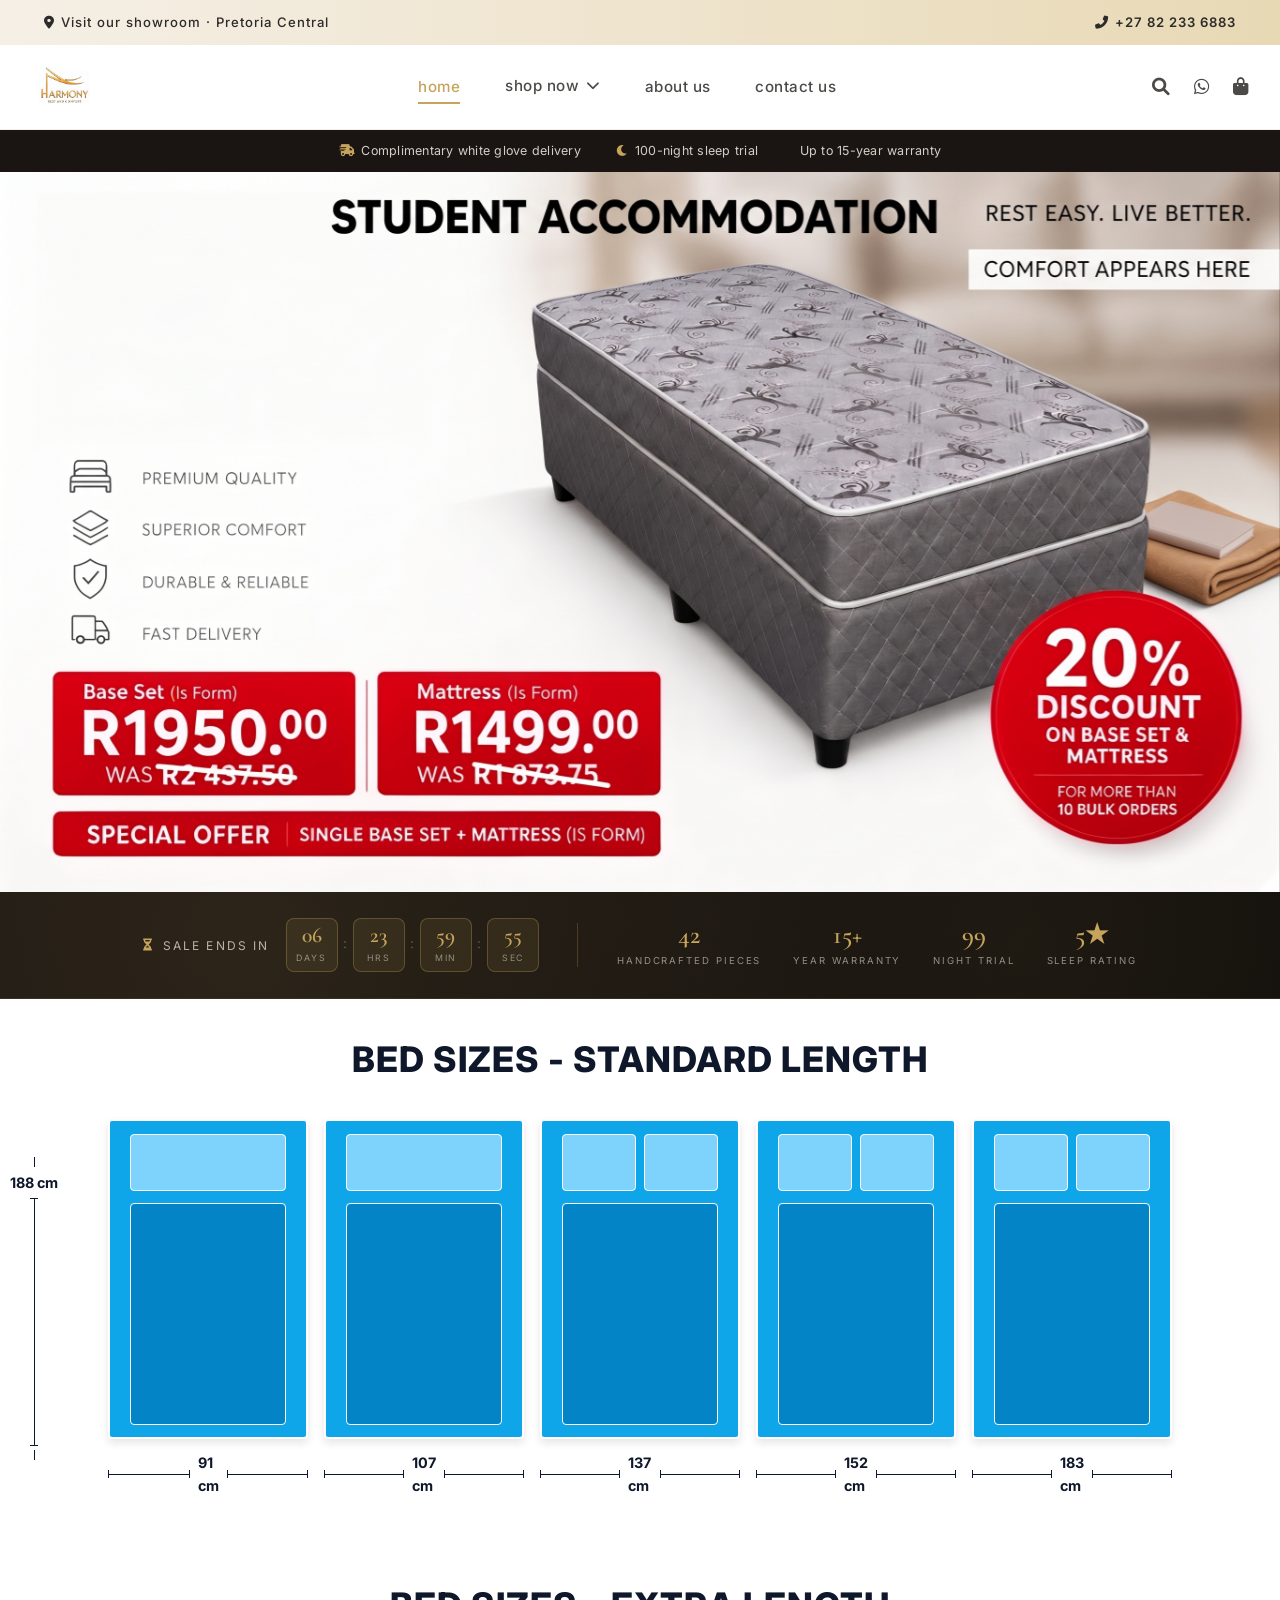
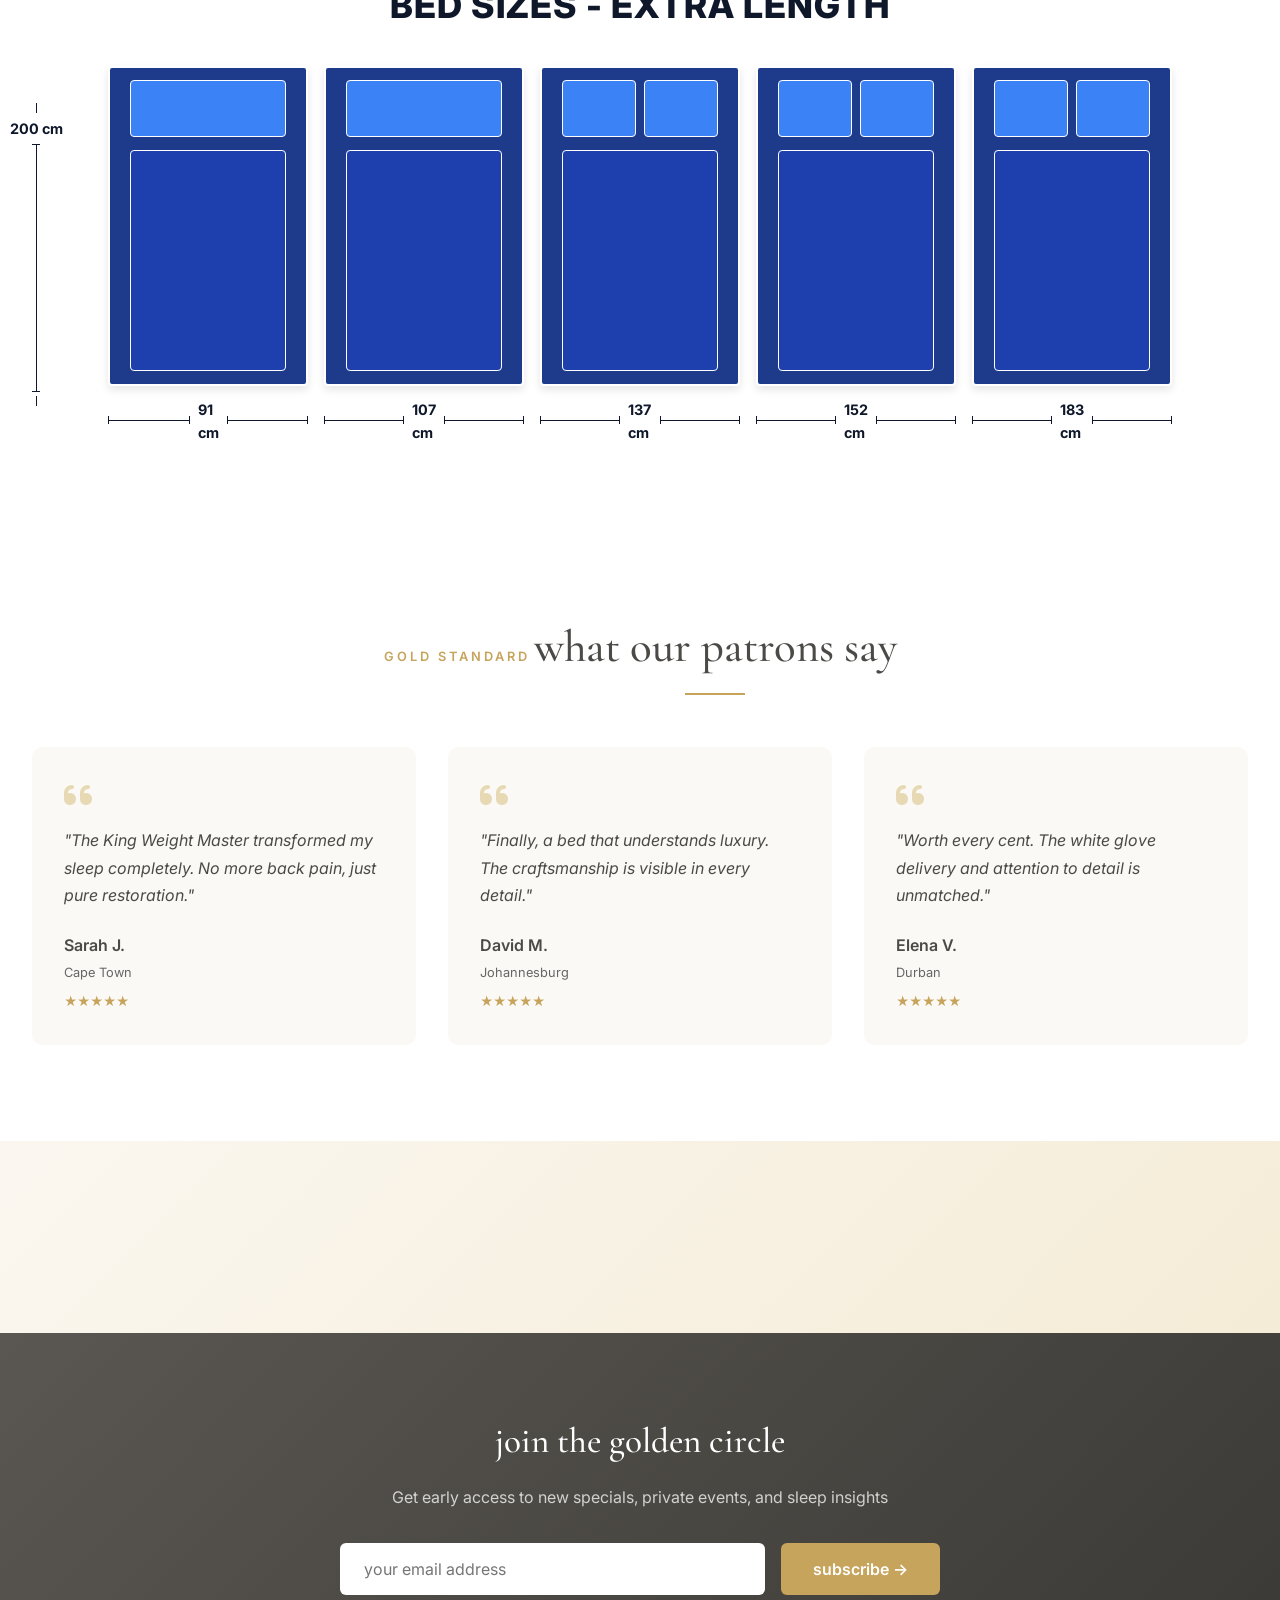
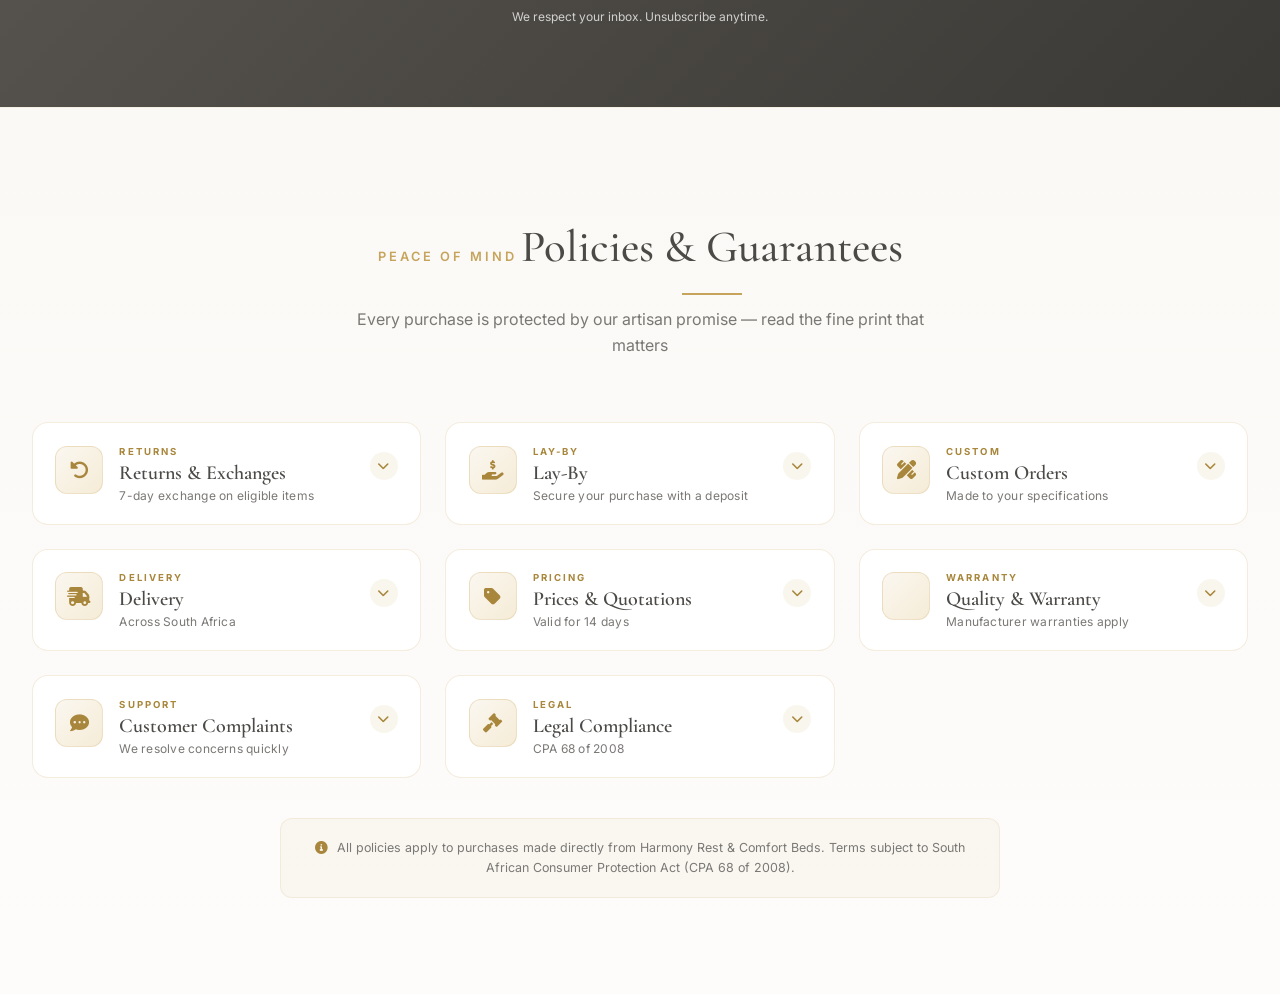
<file: index.html>
<!DOCTYPE html>
<html lang="en">
<head>

  <link rel="icon" type="image/png" sizes="32x32" href="assets/favicon_io/favicon-32x32.png">
  <link rel="icon" type="image/png" sizes="16x16" href="assets/favicon_io/favicon-16x16.png">
  <link rel="apple-touch-icon" sizes="180x180" href="assets/favicon_io/apple-touch-icon.png">
  <link rel="manifest" href="assets/favicon_io/site.webmanifest">
  <meta name="theme-color" content="#C6A45C">

  <meta name="google-site-verification" content="8mqSP0ypPEWGCpImANigYRcEa9i1e_xzQrG6p4oRkgg" />

  <meta charset="UTF-8">
  <meta name="viewport" content="width=device-width, initial-scale=1.0">
  <meta name="description" content="Harmony Rest & Comfort Beds — South Africa's premier artisan bed factory. Handcrafted beds, mattresses, headboards & couches. Summer sale now on.">
  <title>Harmony Rest & Comfort Beds | Artisan Beds, Mattresses & Couches | SA</title>

  <link href="https://fonts.googleapis.com/css2?family=Cormorant+Garamond:wght@300;400;500;600;700&family=Inter:wght@300;400;500;600;700&display=swap" rel="stylesheet">
  <link rel="stylesheet" href="https://cdnjs.cloudflare.com/ajax/libs/font-awesome/6.0.0-beta3/css/all.min.css">
  <link rel="stylesheet" href="assets/css/styles.css">

  <style>
    /* ============================================================
       NAVBAR STYLING
       ============================================================ */
    header { position: relative; z-index: 9999; }
    .navbar { position: relative; overflow: visible; }
    .nav-item-dropdown { position: relative; }
    .nav-item-dropdown > a.dropdown-toggle {
      display: flex; align-items: center; gap: 0.5rem; cursor: pointer;
    }
    .nav-item-dropdown > a.dropdown-toggle .fa-chevron-down {
      font-size: 0.85rem; transition: transform 0.3s ease;
    }
    .nav-item-dropdown:hover > a.dropdown-toggle .fa-chevron-down {
      transform: rotate(180deg);
    }
    .dropdown-menu {
      position: absolute; top: 100%; left: 50%;
      transform: translateX(-50%) translateY(10px);
      min-width: 320px; background: #ffffff; border-radius: 14px;
      box-shadow: 0 20px 60px rgba(0, 0, 0, 0.15), 0 0 0 1px rgba(198, 164, 92, 0.12);
      padding: 0.8rem 0; opacity: 0; visibility: hidden;
      transition: all 0.3s cubic-bezier(0.4, 0, 0.2, 1);
      z-index: 10000; list-style: none; margin: 0; pointer-events: none;
    }
    .nav-item-dropdown:hover .dropdown-menu,
    .nav-item-dropdown.open .dropdown-menu {
      opacity: 1; visibility: visible;
      transform: translateX(-50%) translateY(0); pointer-events: auto;
    }
    .dropdown-menu li { margin: 0; padding: 0; }
    .dropdown-menu li a {
      display: block; padding: 0.85rem 1.8rem;
      font-family: 'Inter', sans-serif; font-size: 1.05rem;
      font-weight: 500; color: #1a1a2e; text-decoration: none;
      transition: all 0.22s ease; letter-spacing: 0.3px;
      border-left: 3px solid transparent; line-height: 1.4;
    }
    .dropdown-menu li a:hover {
      background: #faf7f0; color: #C6A45C;
      border-left-color: #C6A45C; padding-left: 2.1rem;
    }
    .dropdown-divider {
      height: 1px; background: rgba(198, 164, 92, 0.18);
      margin: 0.5rem 1.4rem; list-style: none;
    }

    /* Quote button in navbar */
    .nav-quote-btn {
      display: inline-flex; align-items: center; gap: 0.5rem;
      background: #C6A45C; color: #ffffff !important;
      padding: 0.6rem 1.2rem; border-radius: 999px;
      font-family: 'Inter', sans-serif; font-weight: 600;
      font-size: 0.9rem; text-decoration: none; border: none;
      cursor: pointer; transition: all 0.25s ease;
      letter-spacing: 0.3px; white-space: nowrap;
      margin-left: 0.5rem;
    }
    .nav-quote-btn:hover {
      background: #b08f43; transform: translateY(-2px);
      box-shadow: 0 6px 18px rgba(198, 164, 92, 0.35);
    }
    .nav-quote-btn i { font-size: 0.85rem; }

    @media (max-width: 992px) {
      .nav-quote-btn {
        padding: 0.5rem 0.9rem;
        font-size: 0.85rem;
        margin-left: 0.3rem;
      }
    }

    /* ============================================================
       MOBILE NAVBAR — OPTION A
       ============================================================ */
    @media (max-width: 992px) {
      .mobile-menu-btn { display: none !important; }

      .navbar {
        flex-wrap: wrap !important;
        justify-content: center !important;
        gap: 0.5rem !important;
        padding: 0.5rem 0 !important;
      }
      .logo { flex: 0 0 auto; }

      .nav-links {
        display: flex !important;
        flex-direction: row !important;
        align-items: center !important;
        justify-content: flex-start !important;
        gap: 0 !important;
        width: 100% !important;
        overflow-x: auto !important;
        overflow-y: hidden !important;
        -webkit-overflow-scrolling: touch;
        scrollbar-width: none;
        padding: 0.35rem 0.5rem !important;
        border-top: 1px solid rgba(198,164,92,0.18);
        border-bottom: 1px solid rgba(198,164,92,0.18);
        margin: 0 !important;
        list-style: none !important;
        position: static !important;
        background: #fff !important;
      }
      .nav-links::-webkit-scrollbar { display: none; }

      .nav-links > li {
        flex: 0 0 auto !important;
        width: auto !important;
        margin: 0 !important;
      }

      .nav-links li > a:not(.dropdown-toggle),
      .nav-item-dropdown > a.dropdown-toggle {
        display: inline-flex !important;
        align-items: center !important;
        gap: 0.35rem !important;
        padding: 0.6rem 0.95rem !important;
        font-family: 'Cormorant Garamond', serif !important;
        font-size: 1.1rem !important;
        font-weight: 500 !important;
        color: #1a1a1a !important;
        text-decoration: none !important;
        border: none !important;
        white-space: nowrap !important;
        letter-spacing: 0.3px;
        text-transform: capitalize;
        transition: color 0.22s ease !important;
        background: transparent !important;
      }
      .nav-links li > a:not(.dropdown-toggle):hover,
      .nav-links li > a:not(.dropdown-toggle):active,
      .nav-item-dropdown > a.dropdown-toggle:hover,
      .nav-item-dropdown.open > a.dropdown-toggle,
      .nav-item-dropdown > a.dropdown-toggle.active {
        color: #C6A45C !important;
      }
      .nav-item-dropdown > a.dropdown-toggle .fa-chevron-down {
        font-size: 0.8rem !important;
        color: #C6A45C !important;
        transition: transform 0.3s ease !important;
      }
      .nav-item-dropdown.open > a.dropdown-toggle .fa-chevron-down {
        transform: rotate(180deg) !important;
      }

      .dropdown-menu {
        position: fixed !important;
        top: auto !important;
        left: 0 !important;
        right: 0 !important;
        transform: none !important;
        min-width: 0 !important;
        width: 100vw !important;
        max-width: 100vw !important;
        border-radius: 0 !important;
        box-shadow: 0 12px 30px rgba(0,0,0,0.12) !important;
        background: #FBF9F6 !important;
        padding: 0 !important;
        opacity: 0;
        visibility: hidden;
        pointer-events: none;
        max-height: 0;
        overflow: hidden;
        transition: max-height 0.4s ease, opacity 0.3s ease, visibility 0.3s ease !important;
        list-style: none !important;
        z-index: 10000 !important;
      }
      .nav-item-dropdown.open .dropdown-menu {
        opacity: 1 !important;
        visibility: visible !important;
        pointer-events: auto !important;
        max-height: 80vh !important;
        overflow-y: auto !important;
        padding: 0.5rem 0 !important;
      }
      .dropdown-menu li a {
        display: block !important;
        padding: 0.85rem 1.4rem !important;
        font-family: 'Inter', sans-serif !important;
        font-size: 1rem !important;
        font-weight: 500 !important;
        color: #4B4A47 !important;
        border-left: 3px solid transparent !important;
        text-decoration: none !important;
        transition: all 0.22s ease !important;
      }
      .dropdown-menu li a:hover,
      .dropdown-menu li a:active {
        background: rgba(198, 164, 92, 0.12) !important;
        color: #C6A45C !important;
        border-left-color: #C6A45C !important;
        padding-left: 1.8rem !important;
      }
      .dropdown-divider {
        background: rgba(198, 164, 92, 0.22) !important;
        margin: 0.35rem 1.2rem !important;
        height: 1px !important;
      }
    }

    @media (max-width: 420px) {
      .nav-links li > a:not(.dropdown-toggle),
      .nav-item-dropdown > a.dropdown-toggle {
        font-size: 1rem !important;
        padding: 0.55rem 0.8rem !important;
      }
    }

    /* ============================================================
       HOMEPAGE LAYOUT
       ============================================================ */
    .specials-section, .category-section, .bed-sizes-section {
      padding: 3rem 0;
      background: #fff;
    }

    .specials-grid {
      display: grid;
      grid-template-columns: repeat(4, 1fr);
      gap: 2rem;
      align-items: start;
    }
    .special-item {
      display: flex;
      flex-direction: column;
      text-align: left;
      position: relative;
    }
    .special-image-wrap {
      position: relative;
      width: 100%;
      aspect-ratio: 4 / 3;
      overflow: hidden;
      background: #f4f4f4;
      margin-bottom: 0.75rem;
    }
    .special-image-wrap img {
      width: 100%;
      height: 100%;
      object-fit: cover;
    }
    .sale-badge {
      display: inline-block;
      background: #fff;
      color: #333;
      border: 1px solid #ddd;
      border-radius: 999px;
      padding: 0.2rem 1rem;
      font-size: 0.75rem;
      font-weight: 500;
      margin-bottom: 0.5rem;
      align-self: flex-start;
    }
    .discount-badge {
      position: absolute;
      top: 10px;
      right: 10px;
      background: #dc2626;
      color: #fff;
      font-weight: 700;
      font-size: 0.9rem;
      padding: 0.2rem 0.6rem;
      border-radius: 4px;
      z-index: 2;
    }
    .special-title {
      font-family: 'Inter', sans-serif;
      font-size: 0.95rem;
      font-weight: 600;
      color: #1a1a1a;
      margin-bottom: 0.25rem;
      line-height: 1.3;
    }
    .special-old-price {
      font-size: 0.9rem;
      color: #888;
      text-decoration: line-through;
      margin-bottom: 0.1rem;
    }
    .special-new-price {
      font-size: 0.95rem;
      font-weight: 700;
      color: #1a1a1a;
    }
    .special-item-split {
      display: flex;
      flex-direction: row;
      align-items: center;
      gap: 0.5rem;
      margin-top: 0.25rem;
    }
    .special-item-split .special-old-price { margin-bottom: 0; }
    .special-item-split .special-new-price { margin-left: auto; }

    .category-grid {
      display: grid;
      grid-template-columns: repeat(5, 1fr);
      gap: 1.5rem;
      margin-top: 1rem;
    }
    .category-tile-rect {
      display: flex;
      flex-direction: column;
      text-decoration: none;
      color: #1a1a1a;
      transition: transform 0.3s ease;
      text-align: left;
    }
    .category-tile-rect:hover {
      transform: translateY(-4px);
    }
    .category-tile-rect .tile-image {
      width: 100%;
      aspect-ratio: 4 / 3;
      background: #f0f4f8;
      border-radius: 4px;
      overflow: hidden;
      display: flex;
      align-items: center;
      justify-content: center;
      margin-bottom: 0.75rem;
      border: 1px solid #e5e7eb;
    }
    .category-tile-rect .tile-image img {
      width: 100%;
      height: 100%;
      object-fit: contain;
      padding: 0.5rem;
    }
    .category-tile-rect span {
      font-family: 'Inter', sans-serif;
      font-size: 1rem;
      font-weight: 600;
      color: #1a1a1a;
      display: flex;
      align-items: center;
      gap: 0.5rem;
    }
    .category-tile-rect span i {
      font-size: 0.8rem;
      color: #1a1a1a;
    }

    .bed-sizes-section {
      background: #fff;
      padding: 2rem 0 4rem;
    }
    .bed-sizes-header {
      text-align: center;
      margin-bottom: 2rem;
    }
    .bed-sizes-header h2 {
      font-family: 'Inter', sans-serif;
      font-weight: 800;
      font-size: 2.2rem;
      color: #0f172a;
      text-transform: uppercase;
      letter-spacing: 1px;
      margin: 0;
    }
    .bed-sizes-container {
      display: flex;
      justify-content: center;
      gap: 1rem;
      flex-wrap: wrap;
      max-width: 1200px;
      margin: 0 auto;
      padding: 0 1rem;
      position: relative;
    }
    .bed-size-item {
      display: flex;
      flex-direction: column;
      align-items: center;
      flex: 1;
      min-width: 120px;
      max-width: 200px;
    }
    .bed-size-visual {
      width: 100%;
      aspect-ratio: 1 / 1.6;
      background: #0ea5e9;
      border-radius: 4px;
      position: relative;
      display: flex;
      flex-direction: column;
      margin-bottom: 0.5rem;
      border: 2px solid #fff;
      box-shadow: 0 4px 8px rgba(0,0,0,0.1);
    }
    .bed-size-visual .pillow {
      position: absolute;
      top: 4%;
      left: 10%;
      width: 80%;
      height: 18%;
      background: #7dd3fc;
      border-radius: 4px;
      border: 1px solid #fff;
    }
    .bed-size-visual .pillow-split {
      position: absolute;
      top: 4%;
      left: 10%;
      width: 38%;
      height: 18%;
      background: #7dd3fc;
      border-radius: 4px;
      border: 1px solid #fff;
    }
    .bed-size-visual .pillow-split.right {
      left: 52%;
    }
    .bed-size-visual .blanket {
      position: absolute;
      bottom: 4%;
      left: 10%;
      width: 80%;
      height: 70%;
      background: #0284c7;
      border-radius: 4px;
      border: 1px solid #fff;
    }
    .measure-height {
      position: absolute;
      left: -30px;
      top: 10%;
      height: 80%;
      display: flex;
      flex-direction: column;
      align-items: center;
      justify-content: center;
      font-family: 'Inter', sans-serif;
      font-weight: 700;
      font-size: 0.9rem;
      color: #0f172a;
      gap: 4px;
    }
    .measure-height::before, .measure-height::after {
      content: '';
      display: block;
      width: 1px;
      height: 10px;
      background: #0f172a;
    }
    .measure-height .line {
      width: 1px;
      flex: 1;
      background: #0f172a;
      position: relative;
    }
    .measure-height .line::before, .measure-height .line::after {
      content: '';
      position: absolute;
      left: -4px;
      width: 8px;
      height: 1px;
      background: #0f172a;
    }
    .measure-height .line::before { top: 0; }
    .measure-height .line::after { bottom: 0; }

    .measure-width {
      display: flex;
      align-items: center;
      justify-content: center;
      width: 100%;
      font-family: 'Inter', sans-serif;
      font-weight: 700;
      font-size: 0.9rem;
      color: #0f172a;
      margin-top: 0.25rem;
      position: relative;
    }
    .measure-width .line {
      width: 80%;
      height: 1px;
      background: #0f172a;
      position: relative;
    }
    .measure-width .line::before, .measure-width .line::after {
      content: '';
      position: absolute;
      top: -4px;
      width: 1px;
      height: 8px;
      background: #0f172a;
    }
    .measure-width .line::before { left: 0; }
    .measure-width .line::after { right: 0; }
    .measure-width span {
      margin: 0 0.5rem;
    }

    .bed-sizes-container.extra-length .bed-size-visual {
      background: #1e3a8a;
    }
    .bed-sizes-container.extra-length .bed-size-visual .pillow,
    .bed-sizes-container.extra-length .bed-size-visual .pillow-split {
      background: #3b82f6;
    }
    .bed-sizes-container.extra-length .bed-size-visual .blanket {
      background: #1e40af;
    }

    @media (max-width: 1024px) {
      .specials-grid { grid-template-columns: repeat(2, 1fr); gap: 1.5rem; }
      .category-grid { grid-template-columns: repeat(4, 1fr); }
      .bed-sizes-container { gap: 0.5rem; }
    }
    @media (max-width: 768px) {
      .specials-grid { grid-template-columns: 1fr; gap: 2rem; }
      .category-grid { grid-template-columns: repeat(3, 1fr); gap: 1rem; }
      .category-tile-rect span { font-size: 0.85rem; }
      .bed-sizes-header h2 { font-size: 1.6rem; }
      .bed-size-item { min-width: 80px; }
      .measure-height { left: -20px; font-size: 0.7rem; }
      .measure-width { font-size: 0.7rem; }
      .measure-width .line { width: 70%; }
    }
    @media (max-width: 520px) {
      .category-grid { grid-template-columns: repeat(2, 1fr); }
      .bed-sizes-container { gap: 0.25rem; }
      .bed-size-item { min-width: 60px; }
      .measure-height { left: -15px; font-size: 0.6rem; }
      .measure-width { font-size: 0.6rem; }
      .measure-width .line { width: 60%; }
      .bed-size-visual { border-width: 1px; }
    }

    .showcase-promo-grid, .category-tiles, .showroom-grid, .craft-grid {
      display: none !important;
    }

    @media (max-width: 768px) {
      .hero-banner-home .hero-banner-img {
        max-height: none !important;
        height: auto !important;
        object-fit: contain;
        object-position: center center;
      }
      .hero-banner-home {
        padding-bottom: 1.5rem;
        margin-bottom: 0;
      }
      .home-stats-strip {
        position: relative;
        z-index: 1;
        margin-top: 0;
      }
    }
    @media (max-width: 520px) {
      .hero-banner-home .hero-banner-img {
        max-height: none !important;
        height: auto !important;
      }
      .hero-banner-home {
        padding-bottom: 1rem;
      }
    }

    /* ============================================================
       QUOTE MODAL STYLES
       ============================================================ */
    .quote-modal {
      display: none;
      position: fixed;
      z-index: 99999;
      left: 0; top: 0;
      width: 100%; height: 100%;
      background: rgba(0, 0, 0, 0.7);
      align-items: center;
      justify-content: center;
      padding: 20px;
      box-sizing: border-box;
    }
    .quote-modal.active { display: flex; }
    .quote-modal-content {
      background: #ffffff;
      border-radius: 12px;
      max-width: 560px;
      width: 100%;
      max-height: 90vh;
      overflow-y: auto;
      padding: 38px 32px;
      position: relative;
      box-shadow: 0 20px 60px rgba(0,0,0,0.4);
      animation: modalFadeIn 0.25s ease;
    }
    @keyframes modalFadeIn {
      from { opacity: 0; transform: translateY(-20px); }
      to { opacity: 1; transform: translateY(0); }
    }
    .quote-modal-close {
      position: absolute;
      top: 12px; right: 18px;
      font-size: 30px;
      font-weight: bold;
      color: #999;
      background: none;
      border: none;
      cursor: pointer;
      line-height: 1;
      transition: color 0.2s ease;
    }
    .quote-modal-close:hover { color: #C6A45C; }
    .quote-modal-content h2 {
      font-family: 'Cormorant Garamond', serif;
      color: #1a1a2e;
      font-size: 2rem;
      margin: 0 0 6px 0;
      font-weight: 600;
      letter-spacing: 0.3px;
    }
    .quote-modal-content > p {
      font-family: 'Inter', sans-serif;
      color: #666;
      font-size: 0.95rem;
      margin: 0 0 24px 0;
      line-height: 1.5;
    }
    .quote-form-group {
      margin-bottom: 16px;
      text-align: left;
    }
    .quote-form-group label {
      display: block;
      font-family: 'Inter', sans-serif;
      font-size: 0.82rem;
      font-weight: 600;
      color: #1a1a2e;
      margin-bottom: 6px;
      letter-spacing: 0.4px;
      text-transform: uppercase;
    }
    .quote-form-group input,
    .quote-form-group select,
    .quote-form-group textarea {
      width: 100%;
      padding: 11px 13px;
      font-family: 'Inter', sans-serif;
      font-size: 0.95rem;
      border: 1.5px solid #d0d5dd;
      border-radius: 7px;
      box-sizing: border-box;
      transition: border-color 0.2s ease;
      background: #fff;
      color: #333;
    }
    .quote-form-group input:focus,
    .quote-form-group select:focus,
    .quote-form-group textarea:focus {
      outline: none;
      border-color: #C6A45C;
      box-shadow: 0 0 0 3px rgba(198, 164, 92, 0.15);
    }
    .quote-form-group textarea {
      resize: vertical;
      min-height: 80px;
    }
    .quote-submit-btn {
      width: 100%;
      padding: 14px;
      background: #C6A45C;
      color: #ffffff;
      border: none;
      border-radius: 7px;
      font-family: 'Inter', sans-serif;
      font-size: 1rem;
      font-weight: 700;
      letter-spacing: 0.6px;
      cursor: pointer;
      transition: background 0.2s ease;
      margin-top: 8px;
      text-transform: uppercase;
    }
    .quote-submit-btn:hover { background: #b08f43; }
    .quote-submit-btn:disabled {
      background: #999;
      cursor: not-allowed;
    }
    .quote-form-status {
      margin-top: 14px;
      font-family: 'Inter', sans-serif;
      font-size: 0.9rem;
      text-align: center;
      display: none;
      border-radius: 7px;
      padding: 10px;
    }
    .quote-form-status.success {
      display: block;
      color: #1a7f37;
      background: #d4f4dd;
    }
    .quote-form-status.error {
      display: block;
      color: #c92e3a;
      background: #fde2e4;
    }

    /* Floating quote button */
    .floating-quote-btn {
      position: fixed;
      bottom: 100px;
      right: 24px;
      z-index: 998;
      background: #1a1a2e;
      color: #fff;
      border: none;
      border-radius: 999px;
      padding: 14px 22px;
      font-family: 'Inter', sans-serif;
      font-weight: 600;
      font-size: 0.95rem;
      cursor: pointer;
      box-shadow: 0 8px 24px rgba(0,0,0,0.25);
      display: flex;
      align-items: center;
      gap: 0.55rem;
      transition: all 0.25s ease;
      letter-spacing: 0.3px;
    }
    .floating-quote-btn:hover {
      background: #C6A45C;
      transform: translateY(-3px);
      box-shadow: 0 12px 30px rgba(198, 164, 92, 0.45);
    }
    .floating-quote-btn i { font-size: 1rem; }

    @media (max-width: 520px) {
      .floating-quote-btn {
        bottom: 88px;
        right: 16px;
        padding: 12px 16px;
        font-size: 0.85rem;
      }
      .quote-modal-content { padding: 30px 22px; }
      .quote-modal-content h2 { font-size: 1.6rem; }
    }
  </style>
</head>
<body>

  <div class="scroll-progress" id="scrollProgress"></div>

  <div class="announcement-bar">
    <div class="container announcement-inner">
      <span><i class="fas fa-map-marker-alt"></i> Visit our showroom · Pretoria Central</span>
      <a href="tel:+27822336883" class="announcement-phone">
        <i class="fas fa-phone-alt"></i> +27 82 233 6883
      </a>
    </div>
  </div>

  <header>
    <div class="container">
      <nav class="navbar">
        <a href="index.html" class="logo">
          <img src="assets/images/harmonylogo.jpg" alt="Harmony Rest Logo" class="logo-img">
        </a>
        <button class="mobile-menu-btn" id="mobileMenuBtn"><i class="fas fa-bars"></i></button>
        <ul class="nav-links" id="navLinks">
          <li><a href="index.html" class="active">home</a></li>

          <li class="nav-item-dropdown" id="shopDropdown">
            <a href="javascript:void(0)" class="dropdown-toggle" data-no-click="true">
              shop now
              <i class="fas fa-chevron-down"></i>
            </a>
            <ul class="dropdown-menu">
              <li><a href="products.html?category=bed&filter=mattress">Mattresses</a></li>
              <li><a href="products.html?category=bed&filter=set">Bed Sets</a></li>

              <li class="dropdown-divider"></li>
              <li><a href="products.html?category=bed&filter=standard-base">Standard Bases</a></li>
              <li><a href="products.html?category=bed&filter=storage-base">Storage Bases &amp; Combos</a></li>

              <li class="dropdown-divider"></li>

              <li><a href="products.html?category=furniture">Furniture</a></li>
              <li><a href="products.html?category=bed&filter=student">Student Accommodation</a></li>

              <li><a href="products.html?category=all&filter=promo">Promotions</a></li>
            </ul>
          </li>

          <li><a href="about.html">about us</a></li>
          <li><a href="contact.html">contact us</a></li>

        </ul>
        <div class="nav-icons">
          <a href="products.html" aria-label="Search"><i class="fas fa-search"></i></a>
          <a href="https://wa.me/27822336883" target="_blank" aria-label="WhatsApp"><i class="fab fa-whatsapp"></i></a>
          <a href="https://wa.me/27822336883?text=Hi%20Harmony%20Rest%2C%20I%27d%20like%20to%20place%20an%20order" target="_blank" aria-label="Order" class="nav-cart">
            <i class="fas fa-shopping-bag"></i>
          </a>
          
        </div>
      </nav>
    </div>
  </header>

  <div class="sub-bar">
    <div class="container">
      <span><i class="fas fa-truck-fast"></i> Complimentary white glove delivery</span>
      <span><i class="fas fa-moon"></i> 100-night sleep trial</span>
      <span><i class="fas fa-shield-halved"></i> Up to 15-year warranty</span>
    </div>
  </div>

  <main>

    <section class="hero-banner hero-banner-home" id="heroBanner">
      <div class="hb-particles" id="hbParticles"></div>
      <a href="products.html" class="hero-banner-link" aria-label="Summer sale — shop premium bed & base sets">
        <picture>
          <source media="(max-width: 768px)" srcset="assets/images/beds/studentacco2.jpg">
          <source media="(max-width: 1200px)" srcset="assets/images/beds/studentacco2.jpg">
          <img src="assets/images/beds/studentacco.jpg" alt="Summer Sale 30% off — Premium Bed & Base Sets featuring King Max Weight"
            class="hero-banner-img" loading="eager" fetchpriority="high">
        </picture>
        <span class="hero-banner-cta">shop the sale →</span>
      </a>
    </section>

    <section class="home-stats-strip">
      <div class="container">
        <div class="hs-inner">
          <div class="hs-countdown" id="hsCountdown">
            <span class="hs-cd-label"><i class="fas fa-hourglass-half"></i> Sale ends in</span>
            <div class="hs-cd-cells">
              <div class="hs-cd-cell"><span id="hsDays">00</span><small>days</small></div>
              <div class="hs-cd-sep">:</div>
              <div class="hs-cd-cell"><span id="hsHours">00</span><small>hrs</small></div>
              <div class="hs-cd-sep">:</div>
              <div class="hs-cd-cell"><span id="hsMins">00</span><small>min</small></div>
              <div class="hs-cd-sep">:</div>
              <div class="hs-cd-cell"><span id="hsSecs">00</span><small>sec</small></div>
            </div>
          </div>
          <div class="hs-divider"></div>
          <div class="hs-stats">
            <div class="hs-stat"><span class="hs-stat-num" data-count="42">0</span><span class="hs-stat-label">handcrafted pieces</span></div>
            <div class="hs-stat"><span class="hs-stat-num" data-count="15" data-suffix="+">0</span><span class="hs-stat-label">year warranty</span></div>
            <div class="hs-stat"><span class="hs-stat-num" data-count="100">0</span><span class="hs-stat-label">night trial</span></div>
            <div class="hs-stat"><span class="hs-stat-num" data-count="5" data-suffix="★">0</span><span class="hs-stat-label">sleep rating</span></div>
          </div>
        </div>
      </div>
    </section>

    <section class="bed-sizes-section">
      <div class="container">
        <div class="bed-sizes-header">
          <h2>BED SIZES - STANDARD LENGTH</h2>
        </div>
        <div class="bed-sizes-container">
          <div class="bed-size-item">
            <div class="bed-size-visual"><div class="pillow"></div><div class="blanket"></div></div>
            <div class="measure-width"><div class="line"></div><span>91 cm</span><div class="line"></div></div>
            <div class="measure-height"><span>188 cm</span><div class="line"></div></div>
          </div>
          <div class="bed-size-item">
            <div class="bed-size-visual"><div class="pillow"></div><div class="blanket"></div></div>
            <div class="measure-width"><div class="line"></div><span>107 cm</span><div class="line"></div></div>
          </div>
          <div class="bed-size-item">
            <div class="bed-size-visual"><div class="pillow-split"></div><div class="pillow-split right"></div><div class="blanket"></div></div>
            <div class="measure-width"><div class="line"></div><span>137 cm</span><div class="line"></div></div>
          </div>
          <div class="bed-size-item">
            <div class="bed-size-visual"><div class="pillow-split"></div><div class="pillow-split right"></div><div class="blanket"></div></div>
            <div class="measure-width"><div class="line"></div><span>152 cm</span><div class="line"></div></div>
          </div>
          <div class="bed-size-item">
            <div class="bed-size-visual"><div class="pillow-split"></div><div class="pillow-split right"></div><div class="blanket"></div></div>
            <div class="measure-width"><div class="line"></div><span>183 cm</span><div class="line"></div></div>
          </div>
        </div>
      </div>
    </section>

    <section class="bed-sizes-section" style="padding-top: 1rem;">
      <div class="container">
        <div class="bed-sizes-header">
          <h2>BED SIZES - EXTRA LENGTH</h2>
        </div>
        <div class="bed-sizes-container extra-length">
          <div class="bed-size-item">
            <div class="bed-size-visual"><div class="pillow"></div><div class="blanket"></div></div>
            <div class="measure-width"><div class="line"></div><span>91 cm</span><div class="line"></div></div>
            <div class="measure-height"><span>200 cm</span><div class="line"></div></div>
          </div>
          <div class="bed-size-item">
            <div class="bed-size-visual"><div class="pillow"></div><div class="blanket"></div></div>
            <div class="measure-width"><div class="line"></div><span>107 cm</span><div class="line"></div></div>
          </div>
          <div class="bed-size-item">
            <div class="bed-size-visual"><div class="pillow-split"></div><div class="pillow-split right"></div><div class="blanket"></div></div>
            <div class="measure-width"><div class="line"></div><span>137 cm</span><div class="line"></div></div>
          </div>
          <div class="bed-size-item">
            <div class="bed-size-visual"><div class="pillow-split"></div><div class="pillow-split right"></div><div class="blanket"></div></div>
            <div class="measure-width"><div class="line"></div><span>152 cm</span><div class="line"></div></div>
          </div>
          <div class="bed-size-item">
            <div class="bed-size-visual"><div class="pillow-split"></div><div class="pillow-split right"></div><div class="blanket"></div></div>
            <div class="measure-width"><div class="line"></div><span>183 cm</span><div class="line"></div></div>
          </div>
        </div>
      </div>
    </section>

    <section class="testimonials reveal-section" style="display:block;">
      <div class="container">
        <div class="section-header center">
          <span class="section-subtitle">gold standard</span>
          <h2>what our patrons say</h2>
        </div>
        <div class="testimonial-grid">
          <div class="testimonial-card"><i class="fas fa-quote-left"></i><p>"The King Weight Master transformed my sleep completely. No more back pain, just pure restoration."</p><div class="testimonial-author"><strong>Sarah J.</strong><span>Cape Town</span><div class="stars">★★★★★</div></div></div>
          <div class="testimonial-card"><i class="fas fa-quote-left"></i><p>"Finally, a bed that understands luxury. The craftsmanship is visible in every detail."</p><div class="testimonial-author"><strong>David M.</strong><span>Johannesburg</span><div class="stars">★★★★★</div></div></div>
          <div class="testimonial-card"><i class="fas fa-quote-left"></i><p>"Worth every cent. The white glove delivery and attention to detail is unmatched."</p><div class="testimonial-author"><strong>Elena V.</strong><span>Durban</span><div class="stars">★★★★★</div></div></div>
        </div>
      </div>
    </section>

    <section class="showroom reveal-section" id="showroom" style="display:block;">
      <div class="container">
        <div class="showroom-grid">
          <div class="showroom-info">
            <span class="section-subtitle">visit our flagship atelier</span>
            <h2>come feel the craft</h2>
            <p>Step into our Pretoria showroom and experience every mattress, headboard, and finish in person. Our sleep consultants will help you find your perfect sanctuary.</p>
            <div class="showroom-details">
              <div class="showroom-detail">
                <i class="fas fa-map-marker-alt"></i>
                <div><strong>Showroom Address</strong><p>Paul Kruger · Maryana Building<br>Pretoria Central · Shop No 1</p></div>
              </div>
              <div class="showroom-detail">
                <i class="fas fa-phone-alt"></i>
                <div><strong>Call us</strong><p><a href="tel:+27822336883">+27 82 233 6883</a></p></div>
              </div>
              <div class="showroom-detail">
                <i class="fab fa-whatsapp"></i>
                <div><strong>WhatsApp</strong><p><a href="https://wa.me/27822336883" target="_blank">+27 82 233 6883</a></p></div>
              </div>
              <div class="showroom-detail">
                <i class="fas fa-clock"></i>
                <div><strong>Opening hours</strong><p>Mon–Fri: 9:00 – 17:30<br>Sat: 9:00 – 14:00 · Sun: closed</p></div>
              </div>
            </div>
            <div class="showroom-actions">
              <a href="https://wa.me/27822336883?text=Hi%20Harmony%20Rest%2C%20I%27d%20like%20to%20book%20a%20showroom%20visit" target="_blank" class="btn-primary"><i class="fab fa-whatsapp"></i> book a visit</a>
              <a href="https://maps.google.com/?q=Paul+Kruger+Maryana+Building+Pretoria+Central" target="_blank" class="btn-outline-dark"><i class="fas fa-directions"></i> get directions</a>
            </div>
          </div>
          <div class="showroom-map">
            <iframe src="https://www.google.com/maps?q=Paul%20Kruger%20Street%2C%20Pretoria%20Central&output=embed" loading="lazy" title="Harmony Rest showroom location"></iframe>
          </div>
        </div>
      </div>
    </section>

    <section class="newsletter reveal-section" style="display:block;">
      <div class="container">
        <div class="newsletter-content">
          <h2>join the golden circle</h2>
          <p>Get early access to new specials, private events, and sleep insights</p>
          <form class="newsletter-form" id="newsletterForm">
            <input type="email" placeholder="your email address" required>
            <button type="submit">subscribe →</button>
          </form>
          <p class="newsletter-small">We respect your inbox. Unsubscribe anytime.</p>
        </div>
      </div>
    </section>

  </main>

  <section class="policies" id="policies" style="display:block;">
    <div class="container">
      <div class="section-header">
        <span class="section-subtitle">peace of mind</span>
        <h2>Policies &amp; Guarantees</h2>
        <p>Every purchase is protected by our artisan promise — read the fine print that matters</p>
      </div>
      <div class="policy-grid">
        <article class="policy-card">
          <button class="policy-toggle" aria-expanded="false" aria-controls="policy-returns">
            <span class="policy-icon"><i class="fas fa-rotate-left"></i></span>
            <span class="policy-head"><span class="policy-tag">returns</span><span class="policy-title">Returns &amp; Exchanges</span><span class="policy-sub">7-day exchange on eligible items</span></span>
            <span class="policy-chevron"><i class="fas fa-chevron-down"></i></span>
          </button>
          <div class="policy-body" id="policy-returns" role="region"><div class="policy-body-inner">
            <p>We offer exchanges on eligible unused products within <strong>7 days</strong> of delivery or collection. Products must be in their original condition, with proof of purchase.</p>
            <p>All returns and exchanges are subject to applicable South African consumer protection laws.</p>
          </div></div>
        </article>
        <article class="policy-card">
          <button class="policy-toggle" aria-expanded="false" aria-controls="policy-layby">
            <span class="policy-icon"><i class="fas fa-hand-holding-dollar"></i></span>
            <span class="policy-head"><span class="policy-tag">lay-by</span><span class="policy-title">Lay-By</span><span class="policy-sub">Secure your purchase with a deposit</span></span>
            <span class="policy-chevron"><i class="fas fa-chevron-down"></i></span>
          </button>
          <div class="policy-body" id="policy-layby" role="region"><div class="policy-body-inner">
            <p>Secure your purchase through our convenient lay-by option. A minimum deposit of <strong>R500</strong> applies, with payments completed within the agreed period.</p>
            <p>Products are released once full payment has been received. Lay-by cancellations are handled in accordance with applicable law.</p>
          </div></div>
        </article>
        <article class="policy-card">
          <button class="policy-toggle" aria-expanded="false" aria-controls="policy-custom">
            <span class="policy-icon"><i class="fas fa-pencil-ruler"></i></span>
            <span class="policy-head"><span class="policy-tag">custom</span><span class="policy-title">Custom Orders</span><span class="policy-sub">Made to your specifications</span></span>
            <span class="policy-chevron"><i class="fas fa-chevron-down"></i></span>
          </button>
          <div class="policy-body" id="policy-custom" role="region"><div class="policy-body-inner">
            <p>Custom-made beds, headboards and other furniture are produced according to your specifications. A deposit may be required before production.</p>
            <p>Manufacturing times are communicated when the order is confirmed. Custom orders remain subject to applicable consumer rights.</p>
          </div></div>
        </article>
        <article class="policy-card">
          <button class="policy-toggle" aria-expanded="false" aria-controls="policy-delivery">
            <span class="policy-icon"><i class="fas fa-truck-fast"></i></span>
            <span class="policy-head"><span class="policy-tag">delivery</span><span class="policy-title">Delivery</span><span class="policy-sub">Across South Africa</span></span>
            <span class="policy-chevron"><i class="fas fa-chevron-down"></i></span>
          </button>
          <div class="policy-body" id="policy-delivery" role="region"><div class="policy-body-inner">
            <p>We deliver to customers across South Africa. Delivery fees and estimated delivery times depend on the destination and products ordered.</p>
            <p>Customers are encouraged to inspect goods upon delivery and report any concerns promptly.</p>
          </div></div>
        </article>
        <article class="policy-card">
          <button class="policy-toggle" aria-expanded="false" aria-controls="policy-prices">
            <span class="policy-icon"><i class="fas fa-tag"></i></span>
            <span class="policy-head"><span class="policy-tag">pricing</span><span class="policy-title">Prices &amp; Quotations</span><span class="policy-sub">Valid for 14 days</span></span>
            <span class="policy-chevron"><i class="fas fa-chevron-down"></i></span>
          </button>
          <div class="policy-body" id="policy-prices" role="region"><div class="policy-body-inner">
            <p>Our prices are clearly communicated before purchase. Quotations are normally valid for <strong>14 days</strong> unless otherwise stated.</p>
            <p>Prices and promotions are subject to the terms communicated at the time of purchase.</p>
          </div></div>
        </article>
        <article class="policy-card">
          <button class="policy-toggle" aria-expanded="false" aria-controls="policy-warranty">
            <span class="policy-icon"><i class="fas fa-shield-halved"></i></span>
            <span class="policy-head"><span class="policy-tag">warranty</span><span class="policy-title">Quality &amp; Warranty</span><span class="policy-sub">Manufacturer warranties apply</span></span>
            <span class="policy-chevron"><i class="fas fa-chevron-down"></i></span>
          </button>
          <div class="policy-body" id="policy-warranty" role="region"><div class="policy-body-inner">
            <p>We are committed to providing quality beds, mattresses and furniture. Products may carry manufacturer warranties, while statutory consumer rights continue to apply where applicable.</p>
          </div></div>
        </article>
        <article class="policy-card">
          <button class="policy-toggle" aria-expanded="false" aria-controls="policy-complaints">
            <span class="policy-icon"><i class="fas fa-comment-dots"></i></span>
            <span class="policy-head"><span class="policy-tag">support</span><span class="policy-title">Customer Complaints</span><span class="policy-sub">We resolve concerns quickly</span></span>
            <span class="policy-chevron"><i class="fas fa-chevron-down"></i></span>
          </button>
          <div class="policy-body" id="policy-complaints" role="region"><div class="policy-body-inner">
            <p>We value our customers and aim to resolve concerns quickly and fairly. Please contact us with your proof of purchase and details of the issue so that we can assist you.</p>
            <p class="policy-note"><strong>Contact us:</strong> <a href="https://wa.me/27822336883">+27 82 233 6883</a> or visit our showroom.</p>
          </div></div>
        </article>
        <article class="policy-card">
          <button class="policy-toggle" aria-expanded="false" aria-controls="policy-legal">
            <span class="policy-icon"><i class="fas fa-gavel"></i></span>
            <span class="policy-head"><span class="policy-tag">legal</span><span class="policy-title">Legal Compliance</span><span class="policy-sub">CPA 68 of 2008</span></span>
            <span class="policy-chevron"><i class="fas fa-chevron-down"></i></span>
          </button>
          <div class="policy-body" id="policy-legal" role="region"><div class="policy-body-inner">
            <p>Harmony Rest and Comfort conducts its business in accordance with applicable South African laws and regulations, including the <strong>Consumer Protection Act 68 of 2008</strong>.</p>
            <p>Nothing in our policies limits rights provided to consumers by law.</p>
          </div></div>
        </article>
      </div>
      <p class="policies-footnote">
        <i class="fas fa-circle-info"></i>
        All policies apply to purchases made directly from Harmony Rest &amp; Comfort Beds. Terms subject to South African Consumer Protection Act (CPA 68 of 2008).
      </p>
    </div>
  </section>

  

  <!-- Floating Quote Button 
  <button class="floating-quote-btn" id="floatingQuoteBtn" type="button">
    <i class="fas fa-file-invoice-dollar"></i> Get a Quote
  </button>

  -->

  <!-- ============ QUOTE MODAL ============ -->
  <div class="quote-modal" id="quoteModal">
    <div class="quote-modal-content">
      <button class="quote-modal-close" id="quoteModalClose" aria-label="Close">&times;</button>
      <h2>Request a Quote</h2>
      <p>Fill in your details and we'll send you a personalised quote for your dream bed or furniture.</p>

      <!-- 
        ⚠️ IMPORTANT: Replace YOUR_FORM_ID_HERE with your actual Formspree ID.
        Sign up free at https://formspree.io, create a form pointed at
        moshemakoka@gmail.com, then paste the 8-character ID below.
        Example: action="https://formspree.io/f/xnqkrbwy"
      -->
      <form id="quoteForm" action="https://formspree.io/f/myezqgln" method="POST">
        <div class="quote-form-group">
          <label for="q-name">Full Name *</label>
          <input type="text" id="q-name" name="name" required placeholder="John Doe">
        </div>
        <div class="quote-form-group">
          <label for="q-phone">Phone Number *</label>
          <input type="tel" id="q-phone" name="phone" required placeholder="+27 82 123 4567">
        </div>
        <div class="quote-form-group">
          <label for="q-email">Email Address *</label>
          <input type="email" id="q-email" name="email" required placeholder="you@example.com">
        </div>
        <div class="quote-form-group">
          <label for="q-product">Product / Service *</label>
          <select id="q-product" name="product" required>
            <option value="">-- Select a product --</option>
            <option>Mattresses</option>
            <option>Bed Sets</option>
            <option>Standard Bases</option>
            <option>Storage Bases &amp; Combos</option>
            <option>Headboards</option>
            <option>Couches / Furniture</option>
            <option>Student Accommodation Package</option>
            <option>Custom Order</option>
            <option>Other / Not Sure</option>
          </select>
        </div>
        <div class="quote-form-group">
          <label for="q-size">Preferred Bed Size</label>
          <select id="q-size" name="bed_size">
            <option value="">-- Select size (optional) --</option>
            <option>Single (91 cm)</option>
            <option>Three-Quarter (107 cm)</option>
            <option>Double (137 cm)</option>
            <option>Queen (152 cm)</option>
            <option>King (183 cm)</option>
            <option>Extra Length Available</option>
          </select>
        </div>
        <div class="quote-form-group">
          <label for="q-location">Delivery Location</label>
          <input type="text" id="q-location" name="location" placeholder="City, Suburb, or Full Address">
        </div>
        <div class="quote-form-group">
          <label for="q-message">Additional Details</label>
          <textarea id="q-message" name="message" placeholder="Tell us more about what you're looking for..."></textarea>
        </div>
        <button type="submit" class="quote-submit-btn" id="quoteSubmitBtn">Send Request</button>
        <div class="quote-form-status" id="quoteFormStatus"></div>
      </form>
    </div>
  </div>

  <script>
    // --- HERO BANNER ANIMATIONS ---
    (function heroParticles() {
      const wrap = document.getElementById('hbParticles');
      if (!wrap) return;
      const count = window.innerWidth < 640 ? 6 : 14;
      for (let i = 0; i < count; i++) {
        const p = document.createElement('span');
        p.className = 'hb-particle';
        p.style.left = Math.random() * 100 + '%';
        p.style.top = (Math.random() * 70 + 10) + '%';
        p.style.animationDuration = (6 + Math.random() * 6).toFixed(1) + 's';
        p.style.animationDelay = (Math.random() * 6).toFixed(1) + 's';
        const size = (3 + Math.random() * 5).toFixed(1);
        p.style.width = size + 'px';
        p.style.height = size + 'px';
        wrap.appendChild(p);
      }
    })();

    (function heroParallax() {
      const img = document.querySelector('.hero-banner-img');
      if (!img) return;
      let ticking = false;
      window.addEventListener('scroll', () => {
        if (!ticking) {
          requestAnimationFrame(() => {
            const y = window.scrollY;
            const h = img.offsetHeight;
            if (y < h) {
              const p = y / h;
              img.style.transform = `scale(${1 + p * 0.06}) translateY(${p * 18}px)`;
            }
            ticking = false;
          });
          ticking = true;
        }
      }, { passive: true });
    })();

    // --- COUNTDOWN ---
    (function countdown() {
      let end = sessionStorage.getItem('harmony_sale_end');
      if (!end) {
        end = Date.now() + 7 * 24 * 60 * 60 * 1000;
        sessionStorage.setItem('harmony_sale_end', String(end));
      }
      end = parseInt(end, 10);
      const pad = (n) => String(n).padStart(2, '0');
      const $ = (id) => document.getElementById(id);
      function tick() {
        const diff = Math.max(0, end - Date.now());
        const d = Math.floor(diff / (1000 * 60 * 60 * 24));
        const h = Math.floor((diff / (1000 * 60 * 60)) % 24);
        const m = Math.floor((diff / (1000 * 60)) % 60);
        const s = Math.floor((diff / 1000) % 60);
        const daysEl = $('hsDays');
        if (daysEl) daysEl.textContent = pad(d);
        if ($('hsHours')) $('hsHours').textContent = pad(h);
        if ($('hsMins')) $('hsMins').textContent = pad(m);
        if ($('hsSecs')) $('hsSecs').textContent = pad(s);
      }
      tick();
      setInterval(tick, 1000);
    })();

    // --- STATS COUNT UP ---
    (function countUp() {
      const els = document.querySelectorAll('.hs-stat-num[data-count]');
      if (!els.length) return;
      const animate = (el) => {
        const target = parseInt(el.dataset.count, 10);
        const suffix = el.dataset.suffix || '';
        const dur = 1600;
        const t0 = performance.now();
        const step = (now) => {
          const t = Math.min((now - t0) / dur, 1);
          const eased = 1 - Math.pow(1 - t, 3);
          el.textContent = Math.round(target * eased) + suffix;
          if (t < 1) requestAnimationFrame(step);
          else el.textContent = target + suffix;
        };
        requestAnimationFrame(step);
      };
      const io = new IntersectionObserver((entries) => {
        entries.forEach(e => {
          if (e.isIntersecting) { animate(e.target); io.unobserve(e.target); }
        });
      }, { threshold: 0.5 });
      els.forEach(el => io.observe(el));
    })();

    // --- SCROLL PROGRESS ---
    (function scrollProgress() {
      const bar = document.getElementById('scrollProgress');
      if (!bar) return;
      let ticking = false;
      const update = () => {
        const h = document.documentElement.scrollHeight - window.innerHeight;
        bar.style.width = (h > 0 ? Math.min((window.scrollY / h) * 100, 100) : 0) + '%';
        ticking = false;
      };
      window.addEventListener('scroll', () => {
        if (!ticking) { requestAnimationFrame(update); ticking = true; }
      }, { passive: true });
      update();
    })();

    // --- REVEAL ON SCROLL ---
    (function revealOnScroll() {
      const io = new IntersectionObserver((entries) => {
        entries.forEach(e => {
          if (e.isIntersecting) { e.target.classList.add('in-view'); io.unobserve(e.target); }
        });
      }, { threshold: 0.12, rootMargin: '0px 0px -50px 0px' });
      document.querySelectorAll('.reveal-section').forEach(sec => io.observe(sec));
    })();

    // --- NEWSLETTER ---
    document.getElementById('newsletterForm').addEventListener('submit', function(e) {
      e.preventDefault();
      alert('✨ Welcome to the Golden Circle! A sleep guide awaits.');
      this.reset();
    });

    // ============================================================
    // MOBILE MENU — hamburger toggle
    // ============================================================
    const mobileMenuBtn = document.getElementById('mobileMenuBtn');
    const navLinks = document.getElementById('navLinks');

    if (mobileMenuBtn && navLinks) {
      mobileMenuBtn.addEventListener('click', () => {
        navLinks.classList.toggle('active');
        const icon = mobileMenuBtn.querySelector('i');
        if (icon) {
          icon.classList.toggle('fa-bars');
          icon.classList.toggle('fa-times');
        }
        const shopDrop = document.getElementById('shopDropdown');
        if (!navLinks.classList.contains('active') && shopDrop) {
          shopDrop.classList.remove('open');
        }
      });
    }

    // ============================================================
    // DROPDOWN TOGGLE
    // ============================================================
    (function dropdownToggle() {
      const shopItem = document.getElementById('shopDropdown');
      if (!shopItem) return;
      const toggleLink = shopItem.querySelector('.dropdown-toggle');
      const menu = shopItem.querySelector('.dropdown-menu');
      const navStrip = document.getElementById('navLinks');
      if (!toggleLink || !menu) return;

      function positionDropdown() {
        if (!navStrip) return;
        const rect = navStrip.getBoundingClientRect();
        menu.style.top = (rect.bottom) + 'px';
      }

      toggleLink.addEventListener('click', function(e) {
        if (window.innerWidth > 992) {
          e.preventDefault();
          e.stopPropagation();
          return;
        }
        e.preventDefault();
        e.stopPropagation();

        document.querySelectorAll('.nav-item-dropdown.open').forEach(item => {
          if (item !== shopItem) item.classList.remove('open');
        });

        const willOpen = !shopItem.classList.contains('open');
        shopItem.classList.toggle('open');

        if (willOpen) positionDropdown();
      });

      window.addEventListener('scroll', () => {
        if (shopItem.classList.contains('open') && window.innerWidth <= 992) {
          positionDropdown();
        }
      }, { passive: true });

      window.addEventListener('resize', () => {
        if (shopItem.classList.contains('open') && window.innerWidth <= 992) {
          positionDropdown();
        }
      });

      document.addEventListener('click', function(e) {
        if (window.innerWidth <= 992) {
          if (!shopItem.contains(e.target)) {
            shopItem.classList.remove('open');
          }
        }
      });

      shopItem.querySelectorAll('.dropdown-menu a').forEach(link => {
        link.addEventListener('click', () => {
          if (window.innerWidth <= 992) {
            shopItem.classList.remove('open');
          }
        });
      });

      let resizeTimer;
      window.addEventListener('resize', () => {
        clearTimeout(resizeTimer);
        resizeTimer = setTimeout(() => {
          if (window.innerWidth > 992) shopItem.classList.remove('open');
        }, 600);
      });
    })();

    // --- POLICY TOGGLES ---
    (function policyToggles() {
      document.querySelectorAll('.policy-toggle').forEach(btn => {
        btn.addEventListener('click', () => {
          const card = btn.closest('.policy-card');
          const body = card.querySelector('.policy-body');
          const isOpen = card.classList.contains('open');

          document.querySelectorAll('.policy-card').forEach(c => {
            c.classList.remove('open');
            c.querySelector('.policy-body').style.maxHeight = null;
            c.querySelector('.policy-toggle').setAttribute('aria-expanded', 'false');
          });

          if (!isOpen) {
            card.classList.add('open');
            body.style.maxHeight = body.scrollHeight + 'px';
            btn.setAttribute('aria-expanded', 'true');
          }
        });
      });
    })();

    // ============================================================
    // QUOTE MODAL — open / close / submit
    // ============================================================
    (function quoteModal() {
      const quoteModalEl  = document.getElementById('quoteModal');
      const quoteClose    = document.getElementById('quoteModalClose');
      const quoteForm     = document.getElementById('quoteForm');
      const quoteSubmit   = document.getElementById('quoteSubmitBtn');
      const quoteStatus   = document.getElementById('quoteFormStatus');
      const openers       = [
        document.getElementById('quoteButton'),
        document.getElementById('floatingQuoteBtn')
      ].filter(Boolean);

      if (!quoteModalEl || !quoteForm) return;

      function openModal() {
        quoteModalEl.classList.add('active');
        document.body.style.overflow = 'hidden';
      }
      function closeModal() {
        quoteModalEl.classList.remove('active');
        document.body.style.overflow = '';
      }

      openers.forEach(btn => btn.addEventListener('click', openModal));

      quoteClose.addEventListener('click', closeModal);

      quoteModalEl.addEventListener('click', function (e) {
        if (e.target === quoteModalEl) closeModal();
      });

      document.addEventListener('keydown', function (e) {
        if (e.key === 'Escape' && quoteModalEl.classList.contains('active')) {
          closeModal();
        }
      });

      // Form submission via Formspree
      quoteForm.addEventListener('submit', async function (e) {
        e.preventDefault();

        // Safety check: did user replace the placeholder?
        if (quoteForm.action.includes('YOUR_FORM_ID_HERE')) {
          quoteStatus.className = 'quote-form-status error';
          quoteStatus.textContent = '⚠️ Form not configured yet. Please email moshemakoka@gmail.com directly, or contact us on WhatsApp.';
          return;
        }

        quoteSubmit.disabled = true;
        quoteSubmit.textContent = 'Sending...';
        quoteStatus.className = 'quote-form-status';
        quoteStatus.textContent = '';

        try {
          const response = await fetch(quoteForm.action, {
            method: 'POST',
            body: new FormData(quoteForm),
            headers: { 'Accept': 'application/json' }
          });

          if (response.ok) {
            quoteStatus.className = 'quote-form-status success';
            quoteStatus.textContent = '✓ Thank you! Your quote request has been sent. We will contact you shortly.';
            quoteForm.reset();
            quoteSubmit.textContent = 'Sent ✓';
            setTimeout(() => {
              quoteSubmit.disabled = false;
              quoteSubmit.textContent = 'Send Request';
              closeModal();
            }, 2500);
          } else {
            throw new Error('Form submission failed');
          }
        } catch (err) {
          quoteStatus.className = 'quote-form-status error';
          quoteStatus.textContent = '✗ Something went wrong. Please email moshemakoka@gmail.com or WhatsApp +27 82 233 6883.';
          quoteSubmit.disabled = false;
          quoteSubmit.textContent = 'Send Request';
        }
      });
    })();
  </script>
</body>
</html>
</file>
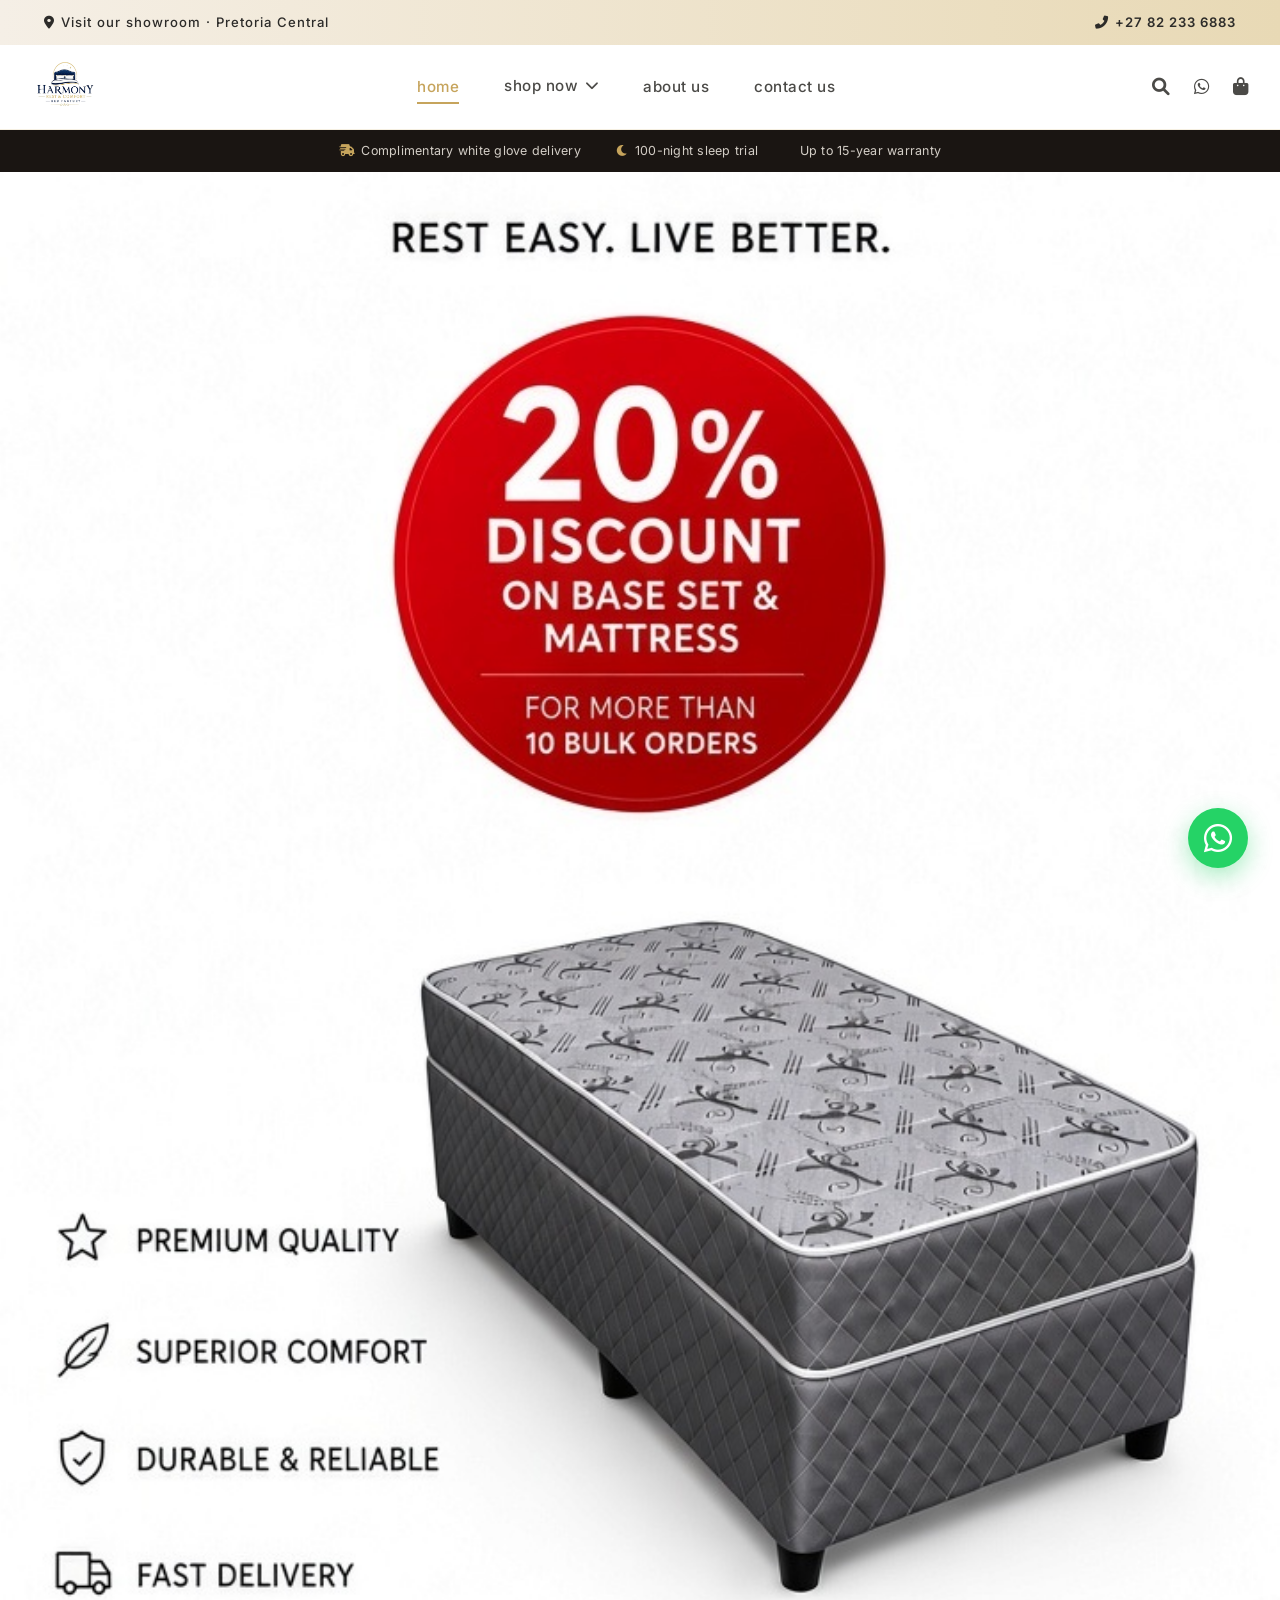
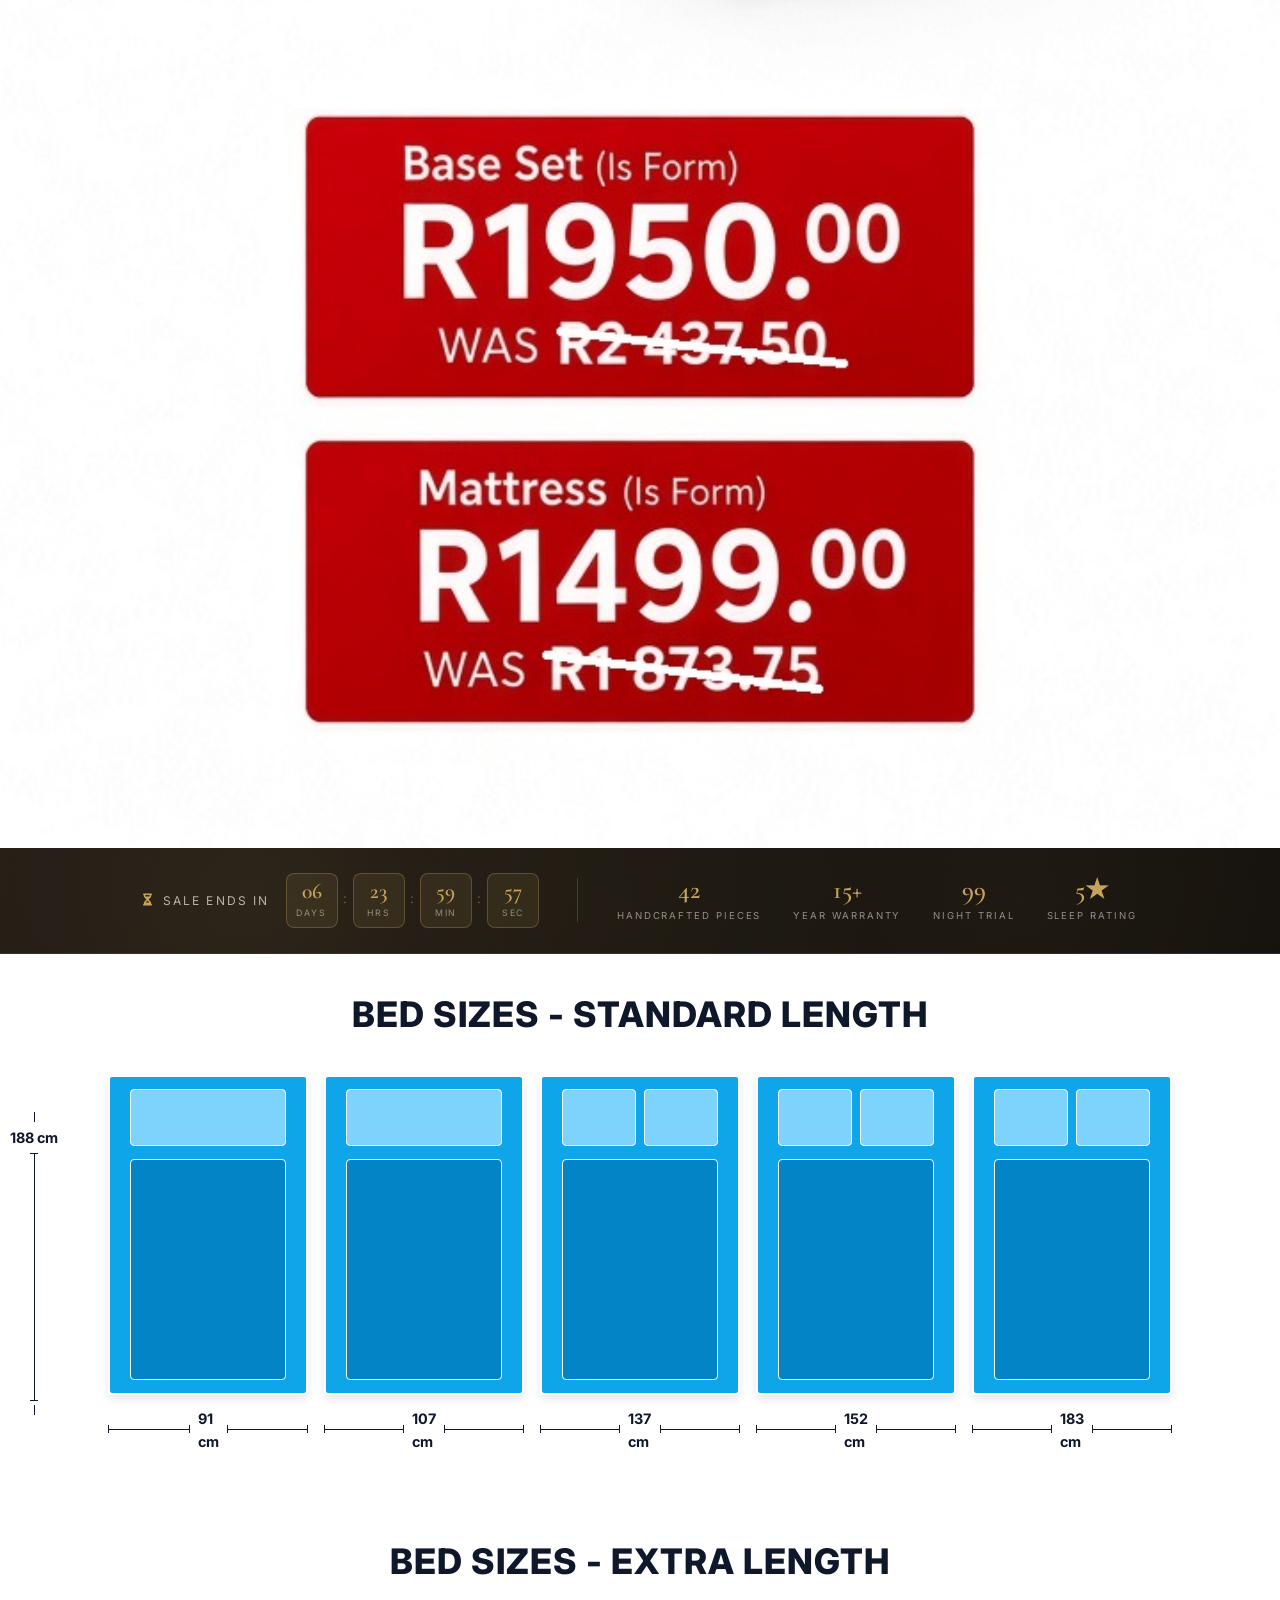
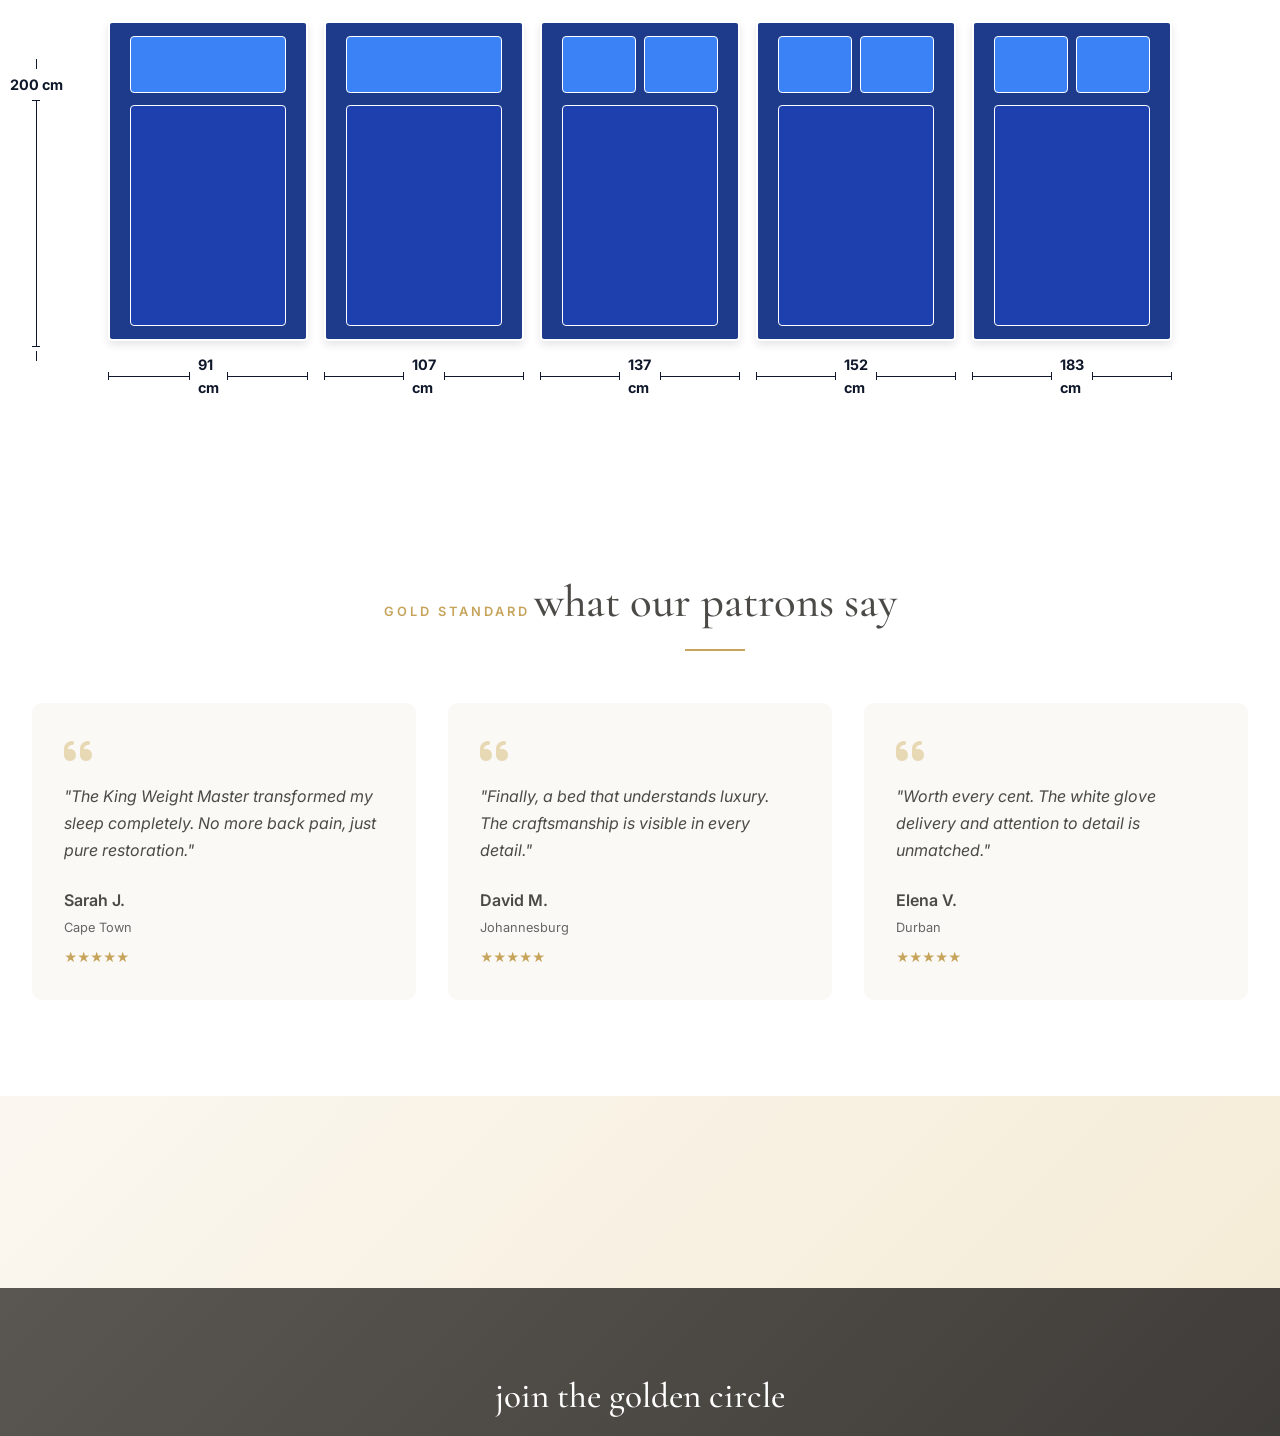
<file: harmonybeds/index.html>
<!DOCTYPE html>
<html lang="en">
<head>

  <link rel="icon" type="image/png" sizes="32x32" href="assets/favicon_io/favicon-32x32.png">
  <link rel="icon" type="image/png" sizes="16x16" href="assets/favicon_io/favicon-16x16.png">
  <link rel="apple-touch-icon" sizes="180x180" href="assets/favicon_io/apple-touch-icon.png">
  <link rel="manifest" href="assets/favicon_io/site.webmanifest">
  <meta name="theme-color" content="#C6A45C">

  <meta name="google-site-verification" content="8mqSP0ypPEWGCpImANigYRcEa9i1e_xzQrG6p4oRkgg" />

  <meta charset="UTF-8">
  <meta name="viewport" content="width=device-width, initial-scale=1.0">
  <meta name="description" content="Harmony Rest & Comfort Beds — South Africa's premier artisan bed factory. Handcrafted beds, mattresses, headboards & couches. Summer sale now on.">
  <title>Harmony Rest & Comfort Beds | Artisan Beds, Mattresses & Couches | SA</title>

  <link href="https://fonts.googleapis.com/css2?family=Cormorant+Garamond:wght@300;400;500;600;700&family=Inter:wght@300;400;500;600;700&display=swap" rel="stylesheet">
  <link rel="stylesheet" href="https://cdnjs.cloudflare.com/ajax/libs/font-awesome/6.0.0-beta3/css/all.min.css">
  <link rel="stylesheet" href="assets/css/styles.css">

  <style>
    /* ============================================================
       NAVBAR STYLING
       ============================================================ */
    header { position: relative; z-index: 9999; }
    .navbar { position: relative; overflow: visible; }
    .nav-item-dropdown { position: relative; }
    .nav-item-dropdown > a.dropdown-toggle {
      display: flex; align-items: center; gap: 0.5rem; cursor: pointer;
    }
    .nav-item-dropdown > a.dropdown-toggle .fa-chevron-down {
      font-size: 0.85rem; transition: transform 0.3s ease;
    }
    .nav-item-dropdown:hover > a.dropdown-toggle .fa-chevron-down {
      transform: rotate(180deg);
    }
    .dropdown-menu {
      position: absolute; top: 100%; left: 50%;
      transform: translateX(-50%) translateY(10px);
      min-width: 320px; background: #ffffff; border-radius: 14px;
      box-shadow: 0 20px 60px rgba(0, 0, 0, 0.15), 0 0 0 1px rgba(198, 164, 92, 0.12);
      padding: 0.8rem 0; opacity: 0; visibility: hidden;
      transition: all 0.3s cubic-bezier(0.4, 0, 0.2, 1);
      z-index: 10000; list-style: none; margin: 0; pointer-events: none;
    }
    .nav-item-dropdown:hover .dropdown-menu,
    .nav-item-dropdown.open .dropdown-menu {
      opacity: 1; visibility: visible;
      transform: translateX(-50%) translateY(0); pointer-events: auto;
    }
    .dropdown-menu li { margin: 0; padding: 0; }
    .dropdown-menu li a {
      display: block; padding: 0.85rem 1.8rem;
      font-family: 'Inter', sans-serif; font-size: 1.05rem;
      font-weight: 500; color: #1a1a2e; text-decoration: none;
      transition: all 0.22s ease; letter-spacing: 0.3px;
      border-left: 3px solid transparent; line-height: 1.4;
    }
    .dropdown-menu li a:hover {
      background: #faf7f0; color: #C6A45C;
      border-left-color: #C6A45C; padding-left: 2.1rem;
    }
    .dropdown-divider {
      height: 1px; background: rgba(198, 164, 92, 0.18);
      margin: 0.5rem 1.4rem; list-style: none;
    }

    /* ============================================================
       FIX: MOBILE NAVBAR — HAMBURGER MENU
       ============================================================ */
    @media (max-width: 992px) {
      .mobile-menu-btn { display: block; }

      /* Mobile menu panel — hidden by default */
      .nav-links {
        display: none;
      }

      /* When .active is added via JS, show the panel */
      .nav-links.active {
        display: flex !important;
        flex-direction: column;
        position: fixed;
        top: 0;
        right: 0;
        width: 78%;
        max-width: 340px;
        height: 100vh;
        background: #ffffff;
        padding: 6rem 1.8rem 3rem;
        box-shadow: -8px 0 30px rgba(0,0,0,0.15);
        z-index: 10001;
        gap: 0.4rem;
        overflow-y: auto;
        -webkit-overflow-scrolling: touch;
        list-style: none;
        margin: 0;
      }
      .nav-links.active li { width: 100%; margin: 0; }
      .nav-links.active li > a:not(.dropdown-toggle) {
        display: block;
        padding: 0.9rem 0.5rem;
        font-size: 1.05rem;
        font-weight: 500;
        color: #1a1a1a;
        text-decoration: none;
        border-bottom: 1px solid rgba(198,164,92,0.12);
        letter-spacing: 0.3px;
      }
      .nav-links.active li > a:not(.dropdown-toggle):hover,
      .nav-links.active li > a.active:not(.dropdown-toggle) {
        color: #C6A45C;
      }

      /* Mobile dropdown inside menu */
      .dropdown-menu {
        position: static !important;
        transform: none !important;
        opacity: 1 !important;
        visibility: visible !important;
        pointer-events: auto !important;
        box-shadow: none !important;
        background: #FBF9F6 !important;
        border-radius: 10px;
        margin: 0.3rem 0 0.6rem 0;
        padding: 0;
        min-width: 0 !important;
        width: 100% !important;
        display: none;
        border: 1px solid rgba(198, 164, 92, 0.2);
        max-height: 0;
        overflow: hidden;
        transition: max-height 0.4s ease, padding 0.3s ease;
        list-style: none;
      }
      .nav-item-dropdown.open .dropdown-menu {
        display: block !important;
        max-height: 800px !important;
        padding: 0.5rem 0 !important;
      }
      .nav-item-dropdown > a.dropdown-toggle {
        display: flex !important;
        align-items: center;
        justify-content: space-between;
        padding: 0.9rem 0.5rem;
        font-size: 1.05rem;
        font-weight: 500;
        color: #1a1a1a;
        border-bottom: 1px solid rgba(198,164,92,0.12);
        text-decoration: none;
        width: 100%;
        box-sizing: border-box;
        cursor: pointer;
      }
      .nav-item-dropdown > a.dropdown-toggle.active {
        color: #C6A45C;
      }
      .nav-item-dropdown > a.dropdown-toggle .fa-chevron-down {
        font-size: 0.95rem;
        color: #C6A45C;
        margin-left: auto;
        transition: transform 0.3s ease;
      }
      .nav-item-dropdown.open > a.dropdown-toggle .fa-chevron-down {
        transform: rotate(180deg);
      }
      .dropdown-menu li a {
        color: #4B4A47 !important;
        font-size: 0.95rem !important;
        font-weight: 500;
        padding: 0.75rem 1.2rem !important;
        border-left: 3px solid transparent;
        border-bottom: none !important;
        letter-spacing: 0.2px;
        text-decoration: none;
        display: block;
      }
      .dropdown-menu li a:hover,
      .dropdown-menu li a:active {
        background: rgba(198, 164, 92, 0.12) !important;
        color: #C6A45C !important;
        border-left-color: #C6A45C;
        padding-left: 1.5rem !important;
      }
      .dropdown-divider {
        background: rgba(198, 164, 92, 0.2) !important;
        margin: 0.3rem 1rem !important;
      }
    }

    /* ============================================================
       MIMIC THE PROVIDED IMAGES - HOMEPAGE LAYOUT
       ============================================================ */
    .specials-section, .category-section, .bed-sizes-section {
      padding: 3rem 0;
      background: #fff;
    }

    /* --- 1. SPECIALS & PROMOTIONS --- */
    .specials-grid {
      display: grid;
      grid-template-columns: repeat(4, 1fr);
      gap: 2rem;
      align-items: start;
    }
    .special-item {
      display: flex;
      flex-direction: column;
      text-align: left;
      position: relative;
    }
    .special-image-wrap {
      position: relative;
      width: 100%;
      aspect-ratio: 4 / 3;
      overflow: hidden;
      background: #f4f4f4;
      margin-bottom: 0.75rem;
    }
    .special-image-wrap img {
      width: 100%;
      height: 100%;
      object-fit: cover;
    }
    .sale-badge {
      display: inline-block;
      background: #fff;
      color: #333;
      border: 1px solid #ddd;
      border-radius: 999px;
      padding: 0.2rem 1rem;
      font-size: 0.75rem;
      font-weight: 500;
      margin-bottom: 0.5rem;
      align-self: flex-start;
    }
    .discount-badge {
      position: absolute;
      top: 10px;
      right: 10px;
      background: #dc2626;
      color: #fff;
      font-weight: 700;
      font-size: 0.9rem;
      padding: 0.2rem 0.6rem;
      border-radius: 4px;
      z-index: 2;
    }
    .special-title {
      font-family: 'Inter', sans-serif;
      font-size: 0.95rem;
      font-weight: 600;
      color: #1a1a1a;
      margin-bottom: 0.25rem;
      line-height: 1.3;
    }
    .special-old-price {
      font-size: 0.9rem;
      color: #888;
      text-decoration: line-through;
      margin-bottom: 0.1rem;
    }
    .special-new-price {
      font-size: 0.95rem;
      font-weight: 700;
      color: #1a1a1a;
    }
    .special-item-split {
      display: flex;
      flex-direction: row;
      align-items: center;
      gap: 0.5rem;
      margin-top: 0.25rem;
    }
    .special-item-split .special-old-price { margin-bottom: 0; }
    .special-item-split .special-new-price { margin-left: auto; }

    /* --- 2. SHOP BY CATEGORY --- */
    .category-grid {
      display: grid;
      grid-template-columns: repeat(5, 1fr);
      gap: 1.5rem;
      margin-top: 1rem;
    }
    .category-tile-rect {
      display: flex;
      flex-direction: column;
      text-decoration: none;
      color: #1a1a1a;
      transition: transform 0.3s ease;
      text-align: left;
    }
    .category-tile-rect:hover {
      transform: translateY(-4px);
    }
    .category-tile-rect .tile-image {
      width: 100%;
      aspect-ratio: 4 / 3;
      background: #f0f4f8;
      border-radius: 4px;
      overflow: hidden;
      display: flex;
      align-items: center;
      justify-content: center;
      margin-bottom: 0.75rem;
      border: 1px solid #e5e7eb;
    }
    .category-tile-rect .tile-image img {
      width: 100%;
      height: 100%;
      object-fit: contain;
      padding: 0.5rem;
    }
    .category-tile-rect span {
      font-family: 'Inter', sans-serif;
      font-size: 1rem;
      font-weight: 600;
      color: #1a1a1a;
      display: flex;
      align-items: center;
      gap: 0.5rem;
    }
    .category-tile-rect span i {
      font-size: 0.8rem;
      color: #1a1a1a;
    }

    /* --- 3. BED SIZES --- */
    .bed-sizes-section {
      background: #fff;
      padding: 2rem 0 4rem;
    }
    .bed-sizes-header {
      text-align: center;
      margin-bottom: 2rem;
    }
    .bed-sizes-header h2 {
      font-family: 'Inter', sans-serif;
      font-weight: 800;
      font-size: 2.2rem;
      color: #0f172a;
      text-transform: uppercase;
      letter-spacing: 1px;
      margin: 0;
    }
    .bed-sizes-container {
      display: flex;
      justify-content: center;
      gap: 1rem;
      flex-wrap: wrap;
      max-width: 1200px;
      margin: 0 auto;
      padding: 0 1rem;
      position: relative;
    }
    .bed-size-item {
      display: flex;
      flex-direction: column;
      align-items: center;
      flex: 1;
      min-width: 120px;
      max-width: 200px;
    }
    .bed-size-visual {
      width: 100%;
      aspect-ratio: 1 / 1.6;
      background: #0ea5e9;
      border-radius: 4px;
      position: relative;
      display: flex;
      flex-direction: column;
      margin-bottom: 0.5rem;
      border: 2px solid #fff;
      box-shadow: 0 4px 8px rgba(0,0,0,0.1);
    }
    .bed-size-visual .pillow {
      position: absolute;
      top: 4%;
      left: 10%;
      width: 80%;
      height: 18%;
      background: #7dd3fc;
      border-radius: 4px;
      border: 1px solid #fff;
    }
    .bed-size-visual .pillow-split {
      position: absolute;
      top: 4%;
      left: 10%;
      width: 38%;
      height: 18%;
      background: #7dd3fc;
      border-radius: 4px;
      border: 1px solid #fff;
    }
    .bed-size-visual .pillow-split.right {
      left: 52%;
    }
    .bed-size-visual .blanket {
      position: absolute;
      bottom: 4%;
      left: 10%;
      width: 80%;
      height: 70%;
      background: #0284c7;
      border-radius: 4px;
      border: 1px solid #fff;
    }
    .measure-height {
      position: absolute;
      left: -30px;
      top: 10%;
      height: 80%;
      display: flex;
      flex-direction: column;
      align-items: center;
      justify-content: center;
      font-family: 'Inter', sans-serif;
      font-weight: 700;
      font-size: 0.9rem;
      color: #0f172a;
      gap: 4px;
    }
    .measure-height::before, .measure-height::after {
      content: '';
      display: block;
      width: 1px;
      height: 10px;
      background: #0f172a;
    }
    .measure-height .line {
      width: 1px;
      flex: 1;
      background: #0f172a;
      position: relative;
    }
    .measure-height .line::before, .measure-height .line::after {
      content: '';
      position: absolute;
      left: -4px;
      width: 8px;
      height: 1px;
      background: #0f172a;
    }
    .measure-height .line::before { top: 0; }
    .measure-height .line::after { bottom: 0; }

    .measure-width {
      display: flex;
      align-items: center;
      justify-content: center;
      width: 100%;
      font-family: 'Inter', sans-serif;
      font-weight: 700;
      font-size: 0.9rem;
      color: #0f172a;
      margin-top: 0.25rem;
      position: relative;
    }
    .measure-width .line {
      width: 80%;
      height: 1px;
      background: #0f172a;
      position: relative;
    }
    .measure-width .line::before, .measure-width .line::after {
      content: '';
      position: absolute;
      top: -4px;
      width: 1px;
      height: 8px;
      background: #0f172a;
    }
    .measure-width .line::before { left: 0; }
    .measure-width .line::after { right: 0; }
    .measure-width span {
      margin: 0 0.5rem;
    }

    .bed-sizes-container.extra-length .bed-size-visual {
      background: #1e3a8a;
    }
    .bed-sizes-container.extra-length .bed-size-visual .pillow,
    .bed-sizes-container.extra-length .bed-size-visual .pillow-split {
      background: #3b82f6;
    }
    .bed-sizes-container.extra-length .bed-size-visual .blanket {
      background: #1e40af;
    }

    /* --- RESPONSIVE ADJUSTMENTS --- */
    @media (max-width: 1024px) {
      .specials-grid { grid-template-columns: repeat(2, 1fr); gap: 1.5rem; }
      .category-grid { grid-template-columns: repeat(4, 1fr); }
      .bed-sizes-container { gap: 0.5rem; }
    }
    @media (max-width: 768px) {
      .specials-grid { grid-template-columns: 1fr; gap: 2rem; }
      .category-grid { grid-template-columns: repeat(3, 1fr); gap: 1rem; }
      .category-tile-rect span { font-size: 0.85rem; }
      .bed-sizes-header h2 { font-size: 1.6rem; }
      .bed-size-item { min-width: 80px; }
      .measure-height { left: -20px; font-size: 0.7rem; }
      .measure-width { font-size: 0.7rem; }
      .measure-width .line { width: 70%; }
    }
    @media (max-width: 520px) {
      .category-grid { grid-template-columns: repeat(2, 1fr); }
      .bed-sizes-container { gap: 0.25rem; }
      .bed-size-item { min-width: 60px; }
      .measure-height { left: -15px; font-size: 0.6rem; }
      .measure-width { font-size: 0.6rem; }
      .measure-width .line { width: 60%; }
      .bed-size-visual { border-width: 1px; }
    }

    /* Hide old section styles */
    .showcase-promo-grid, .category-tiles, .showroom-grid, .craft-grid {
      display: none !important;
    }

    /* ============================================================
       FIX: MOBILE HERO BANNER SPACING
       ============================================================ */
    @media (max-width: 768px) {
      .hero-banner-home .hero-banner-img {
        max-height: none !important;
        height: auto !important;
        object-fit: contain;
        object-position: center center;
      }
      .hero-banner-home {
        padding-bottom: 1.5rem;
        margin-bottom: 0;
      }
      .home-stats-strip {
        position: relative;
        z-index: 1;
        margin-top: 0;
      }
    }
    @media (max-width: 520px) {
      .hero-banner-home .hero-banner-img {
        max-height: none !important;
        height: auto !important;
      }
      .hero-banner-home {
        padding-bottom: 1rem;
      }
    }
  </style>
</head>
<body>

  <div class="scroll-progress" id="scrollProgress"></div>

  <div class="announcement-bar">
    <div class="container announcement-inner">
      <span><i class="fas fa-map-marker-alt"></i> Visit our showroom · Pretoria Central</span>
      <a href="tel:+27822336883" class="announcement-phone">
        <i class="fas fa-phone-alt"></i> +27 82 233 6883
      </a>
    </div>
  </div>

  <header>
    <div class="container">
      <nav class="navbar">
        <a href="index.html" class="logo">
          <img src="assets/image-logo.png" alt="Harmony Rest Logo" class="logo-img">
        </a>
        <button class="mobile-menu-btn" id="mobileMenuBtn"><i class="fas fa-bars"></i></button>
        <ul class="nav-links" id="navLinks">
          <li><a href="index.html" class="active">home</a></li>

          <!-- ===== SHOP NOW DROPDOWN ===== -->
          <li class="nav-item-dropdown" id="shopDropdown">
            <a href="products.html" class="dropdown-toggle">
              shop now
              <i class="fas fa-chevron-down"></i>
            </a>
            <ul class="dropdown-menu">
              <li><a href="products.html?category=bed&filter=mattress">Mattresses</a></li>
              <li><a href="products.html?category=bed&filter=set">Bed Sets</a></li>
              <li><a href="products.html?category=bed&filter=base">Bed Bases</a></li>
              <li class="dropdown-divider"></li>
              <li><a href="products.html?category=bed&filter=standard-base">Standard Bases</a></li>
              <li><a href="products.html?category=bed&filter=storage-base">Storage Bases &amp; Combos</a></li>
              <li><a href="products.html?category=bed&filter=drawers">Base with Drawers</a></li>
              <li><a href="products.html?category=bed&filter=steel-base">Steel Bases</a></li>
              <li class="dropdown-divider"></li>
              
              <li><a href="products.html?category=furniture">Furniture</a></li>
              <li><a href="products.html?category=bed&filter=student">Student Accommodation</a></li>
             
              <li><a href="products.html?category=all&filter=promo">Promotions</a></li>
            </ul>
          </li>

          <li><a href="about.html">about us</a></li>
          <li><a href="contact.html">contact us</a></li>
          
        </ul>
        <div class="nav-icons">
          <a href="products.html" aria-label="Search"><i class="fas fa-search"></i></a>
          <a href="https://wa.me/27822336883" target="_blank" aria-label="WhatsApp"><i class="fab fa-whatsapp"></i></a>
          <a href="https://wa.me/27822336883?text=Hi%20Harmony%20Rest%2C%20I%27d%20like%20to%20place%20an%20order" target="_blank" aria-label="Order" class="nav-cart">
            <i class="fas fa-shopping-bag"></i>
          </a>
        </div>
      </nav>
    </div>
  </header>

  <div class="sub-bar">
    <div class="container">
      <span><i class="fas fa-truck-fast"></i> Complimentary white glove delivery</span>
      <span><i class="fas fa-moon"></i> 100-night sleep trial</span>
      <span><i class="fas fa-shield-halved"></i> Up to 15-year warranty</span>
    </div>
  </div>

  <main>

    <!-- HERO BANNER -->
    <section class="hero-banner hero-banner-home" id="heroBanner">
      <div class="hb-particles" id="hbParticles"></div>
      <a href="products.html" class="hero-banner-link" aria-label="Summer sale — shop premium bed & base sets">
        <picture>
          <source media="(max-width: 768px)" srcset="assets/images/harmobes.jpg">
          <source media="(max-width: 1200px)" srcset="assets/images/harmobes.jpg">
          <img src="assets/images/harmobe.jpg" alt="Summer Sale 30% off — Premium Bed & Base Sets featuring King Max Weight"
            class="hero-banner-img" loading="eager" fetchpriority="high">
        </picture>
        <span class="hero-banner-cta">shop the sale →</span>
      </a>
    </section>

    <!-- STATS STRIP -->
    <section class="home-stats-strip">
      <div class="container">
        <div class="hs-inner">
          <div class="hs-countdown" id="hsCountdown">
            <span class="hs-cd-label"><i class="fas fa-hourglass-half"></i> Sale ends in</span>
            <div class="hs-cd-cells">
              <div class="hs-cd-cell"><span id="hsDays">00</span><small>days</small></div>
              <div class="hs-cd-sep">:</div>
              <div class="hs-cd-cell"><span id="hsHours">00</span><small>hrs</small></div>
              <div class="hs-cd-sep">:</div>
              <div class="hs-cd-cell"><span id="hsMins">00</span><small>min</small></div>
              <div class="hs-cd-sep">:</div>
              <div class="hs-cd-cell"><span id="hsSecs">00</span><small>sec</small></div>
            </div>
          </div>
          <div class="hs-divider"></div>
          <div class="hs-stats">
            <div class="hs-stat"><span class="hs-stat-num" data-count="42">0</span><span class="hs-stat-label">handcrafted pieces</span></div>
            <div class="hs-stat"><span class="hs-stat-num" data-count="15" data-suffix="+">0</span><span class="hs-stat-label">year warranty</span></div>
            <div class="hs-stat"><span class="hs-stat-num" data-count="100">0</span><span class="hs-stat-label">night trial</span></div>
            <div class="hs-stat"><span class="hs-stat-num" data-count="5" data-suffix="★">0</span><span class="hs-stat-label">sleep rating</span></div>
          </div>
        </div>
      </div>
    </section>

    <!-- BED SIZES - STANDARD LENGTH -->
    <section class="bed-sizes-section">
      <div class="container">
        <div class="bed-sizes-header">
          <h2>BED SIZES - STANDARD LENGTH</h2>
        </div>
        <div class="bed-sizes-container">
          <div class="bed-size-item">
            <div class="bed-size-visual"><div class="pillow"></div><div class="blanket"></div></div>
            <div class="measure-width"><div class="line"></div><span>91 cm</span><div class="line"></div></div>
            <div class="measure-height"><span>188 cm</span><div class="line"></div></div>
          </div>
          <div class="bed-size-item">
            <div class="bed-size-visual"><div class="pillow"></div><div class="blanket"></div></div>
            <div class="measure-width"><div class="line"></div><span>107 cm</span><div class="line"></div></div>
          </div>
          <div class="bed-size-item">
            <div class="bed-size-visual"><div class="pillow-split"></div><div class="pillow-split right"></div><div class="blanket"></div></div>
            <div class="measure-width"><div class="line"></div><span>137 cm</span><div class="line"></div></div>
          </div>
          <div class="bed-size-item">
            <div class="bed-size-visual"><div class="pillow-split"></div><div class="pillow-split right"></div><div class="blanket"></div></div>
            <div class="measure-width"><div class="line"></div><span>152 cm</span><div class="line"></div></div>
          </div>
          <div class="bed-size-item">
            <div class="bed-size-visual"><div class="pillow-split"></div><div class="pillow-split right"></div><div class="blanket"></div></div>
            <div class="measure-width"><div class="line"></div><span>183 cm</span><div class="line"></div></div>
          </div>
        </div>
      </div>
    </section>

    <!-- BED SIZES - EXTRA LENGTH -->
    <section class="bed-sizes-section" style="padding-top: 1rem;">
      <div class="container">
        <div class="bed-sizes-header">
          <h2>BED SIZES - EXTRA LENGTH</h2>
        </div>
        <div class="bed-sizes-container extra-length">
          <div class="bed-size-item">
            <div class="bed-size-visual"><div class="pillow"></div><div class="blanket"></div></div>
            <div class="measure-width"><div class="line"></div><span>91 cm</span><div class="line"></div></div>
            <div class="measure-height"><span>200 cm</span><div class="line"></div></div>
          </div>
          <div class="bed-size-item">
            <div class="bed-size-visual"><div class="pillow"></div><div class="blanket"></div></div>
            <div class="measure-width"><div class="line"></div><span>107 cm</span><div class="line"></div></div>
          </div>
          <div class="bed-size-item">
            <div class="bed-size-visual"><div class="pillow-split"></div><div class="pillow-split right"></div><div class="blanket"></div></div>
            <div class="measure-width"><div class="line"></div><span>137 cm</span><div class="line"></div></div>
          </div>
          <div class="bed-size-item">
            <div class="bed-size-visual"><div class="pillow-split"></div><div class="pillow-split right"></div><div class="blanket"></div></div>
            <div class="measure-width"><div class="line"></div><span>152 cm</span><div class="line"></div></div>
          </div>
          <div class="bed-size-item">
            <div class="bed-size-visual"><div class="pillow-split"></div><div class="pillow-split right"></div><div class="blanket"></div></div>
            <div class="measure-width"><div class="line"></div><span>183 cm</span><div class="line"></div></div>
          </div>
        </div>
      </div>
    </section>

    <!-- TESTIMONIALS -->
    <section class="testimonials reveal-section" style="display:block;">
      <div class="container">
        <div class="section-header center">
          <span class="section-subtitle">gold standard</span>
          <h2>what our patrons say</h2>
        </div>
        <div class="testimonial-grid">
          <div class="testimonial-card"><i class="fas fa-quote-left"></i><p>"The King Weight Master transformed my sleep completely. No more back pain, just pure restoration."</p><div class="testimonial-author"><strong>Sarah J.</strong><span>Cape Town</span><div class="stars">★★★★★</div></div></div>
          <div class="testimonial-card"><i class="fas fa-quote-left"></i><p>"Finally, a bed that understands luxury. The craftsmanship is visible in every detail."</p><div class="testimonial-author"><strong>David M.</strong><span>Johannesburg</span><div class="stars">★★★★★</div></div></div>
          <div class="testimonial-card"><i class="fas fa-quote-left"></i><p>"Worth every cent. The white glove delivery and attention to detail is unmatched."</p><div class="testimonial-author"><strong>Elena V.</strong><span>Durban</span><div class="stars">★★★★★</div></div></div>
        </div>
      </div>
    </section>

    <!-- SHOWROOM -->
    <section class="showroom reveal-section" id="showroom" style="display:block;">
      <div class="container">
        <div class="showroom-grid">
          <div class="showroom-info">
            <span class="section-subtitle">visit our flagship atelier</span>
            <h2>come feel the craft</h2>
            <p>Step into our Pretoria showroom and experience every mattress, headboard, and finish in person. Our sleep consultants will help you find your perfect sanctuary.</p>
            <div class="showroom-details">
              <div class="showroom-detail">
                <i class="fas fa-map-marker-alt"></i>
                <div><strong>Showroom Address</strong><p>Paul Kruger · Maryana Building<br>Pretoria Central · Shop No 1</p></div>
              </div>
              <div class="showroom-detail">
                <i class="fas fa-phone-alt"></i>
                <div><strong>Call us</strong><p><a href="tel:+27822336883">+27 82 233 6883</a></p></div>
              </div>
              <div class="showroom-detail">
                <i class="fab fa-whatsapp"></i>
                <div><strong>WhatsApp</strong><p><a href="https://wa.me/27822336883" target="_blank">+27 82 233 6883</a></p></div>
              </div>
              <div class="showroom-detail">
                <i class="fas fa-clock"></i>
                <div><strong>Opening hours</strong><p>Mon–Fri: 9:00 – 17:30<br>Sat: 9:00 – 14:00 · Sun: closed</p></div>
              </div>
            </div>
            <div class="showroom-actions">
              <a href="https://wa.me/27822336883?text=Hi%20Harmony%20Rest%2C%20I%27d%20like%20to%20book%20a%20showroom%20visit" target="_blank" class="btn-primary"><i class="fab fa-whatsapp"></i> book a visit</a>
              <a href="https://maps.google.com/?q=Paul+Kruger+Maryana+Building+Pretoria+Central" target="_blank" class="btn-outline-dark"><i class="fas fa-directions"></i> get directions</a>
            </div>
          </div>
          <div class="showroom-map">
            <iframe src="https://www.google.com/maps?q=Paul%20Kruger%20Street%2C%20Pretoria%20Central&output=embed" loading="lazy" title="Harmony Rest showroom location"></iframe>
          </div>
        </div>
      </div>
    </section>

    <!-- NEWSLETTER -->
    <section class="newsletter reveal-section" style="display:block;">
      <div class="container">
        <div class="newsletter-content">
          <h2>join the golden circle</h2>
          <p>Get early access to new specials, private events, and sleep insights</p>
          <form class="newsletter-form" id="newsletterForm">
            <input type="email" placeholder="your email address" required>
            <button type="submit">subscribe →</button>
          </form>
          <p class="newsletter-small">We respect your inbox. Unsubscribe anytime.</p>
        </div>
      </div>
    </section>

  </main>

  <!-- POLICIES & GUARANTEES -->
  <section class="policies" id="policies" style="display:block;">
    <div class="container">
      <div class="section-header">
        <span class="section-subtitle">peace of mind</span>
        <h2>Policies &amp; Guarantees</h2>
        <p>Every purchase is protected by our artisan promise — read the fine print that matters</p>
      </div>
      <div class="policy-grid">
        <article class="policy-card">
          <button class="policy-toggle" aria-expanded="false" aria-controls="policy-returns">
            <span class="policy-icon"><i class="fas fa-rotate-left"></i></span>
            <span class="policy-head"><span class="policy-tag">returns</span><span class="policy-title">Returns &amp; Exchanges</span><span class="policy-sub">7-day exchange on eligible items</span></span>
            <span class="policy-chevron"><i class="fas fa-chevron-down"></i></span>
          </button>
          <div class="policy-body" id="policy-returns" role="region"><div class="policy-body-inner">
            <p>We offer exchanges on eligible unused products within <strong>7 days</strong> of delivery or collection. Products must be in their original condition, with proof of purchase.</p>
            <p>All returns and exchanges are subject to applicable South African consumer protection laws.</p>
          </div></div>
        </article>
        <article class="policy-card">
          <button class="policy-toggle" aria-expanded="false" aria-controls="policy-layby">
            <span class="policy-icon"><i class="fas fa-hand-holding-dollar"></i></span>
            <span class="policy-head"><span class="policy-tag">lay-by</span><span class="policy-title">Lay-By</span><span class="policy-sub">Secure your purchase with a deposit</span></span>
            <span class="policy-chevron"><i class="fas fa-chevron-down"></i></span>
          </button>
          <div class="policy-body" id="policy-layby" role="region"><div class="policy-body-inner">
            <p>Secure your purchase through our convenient lay-by option. A minimum deposit of <strong>R500</strong> applies, with payments completed within the agreed period.</p>
            <p>Products are released once full payment has been received. Lay-by cancellations are handled in accordance with applicable law.</p>
          </div></div>
        </article>
        <article class="policy-card">
          <button class="policy-toggle" aria-expanded="false" aria-controls="policy-custom">
            <span class="policy-icon"><i class="fas fa-pencil-ruler"></i></span>
            <span class="policy-head"><span class="policy-tag">custom</span><span class="policy-title">Custom Orders</span><span class="policy-sub">Made to your specifications</span></span>
            <span class="policy-chevron"><i class="fas fa-chevron-down"></i></span>
          </button>
          <div class="policy-body" id="policy-custom" role="region"><div class="policy-body-inner">
            <p>Custom-made beds, headboards and other furniture are produced according to your specifications. A deposit may be required before production.</p>
            <p>Manufacturing times are communicated when the order is confirmed. Custom orders remain subject to applicable consumer rights.</p>
          </div></div>
        </article>
        <article class="policy-card">
          <button class="policy-toggle" aria-expanded="false" aria-controls="policy-delivery">
            <span class="policy-icon"><i class="fas fa-truck-fast"></i></span>
            <span class="policy-head"><span class="policy-tag">delivery</span><span class="policy-title">Delivery</span><span class="policy-sub">Across South Africa</span></span>
            <span class="policy-chevron"><i class="fas fa-chevron-down"></i></span>
          </button>
          <div class="policy-body" id="policy-delivery" role="region"><div class="policy-body-inner">
            <p>We deliver to customers across South Africa. Delivery fees and estimated delivery times depend on the destination and products ordered.</p>
            <p>Customers are encouraged to inspect goods upon delivery and report any concerns promptly.</p>
          </div></div>
        </article>
        <article class="policy-card">
          <button class="policy-toggle" aria-expanded="false" aria-controls="policy-prices">
            <span class="policy-icon"><i class="fas fa-tag"></i></span>
            <span class="policy-head"><span class="policy-tag">pricing</span><span class="policy-title">Prices &amp; Quotations</span><span class="policy-sub">Valid for 14 days</span></span>
            <span class="policy-chevron"><i class="fas fa-chevron-down"></i></span>
          </button>
          <div class="policy-body" id="policy-prices" role="region"><div class="policy-body-inner">
            <p>Our prices are clearly communicated before purchase. Quotations are normally valid for <strong>14 days</strong> unless otherwise stated.</p>
            <p>Prices and promotions are subject to the terms communicated at the time of purchase.</p>
          </div></div>
        </article>
        <article class="policy-card">
          <button class="policy-toggle" aria-expanded="false" aria-controls="policy-warranty">
            <span class="policy-icon"><i class="fas fa-shield-halved"></i></span>
            <span class="policy-head"><span class="policy-tag">warranty</span><span class="policy-title">Quality &amp; Warranty</span><span class="policy-sub">Manufacturer warranties apply</span></span>
            <span class="policy-chevron"><i class="fas fa-chevron-down"></i></span>
          </button>
          <div class="policy-body" id="policy-warranty" role="region"><div class="policy-body-inner">
            <p>We are committed to providing quality beds, mattresses and furniture. Products may carry manufacturer warranties, while statutory consumer rights continue to apply where applicable.</p>
          </div></div>
        </article>
        <article class="policy-card">
          <button class="policy-toggle" aria-expanded="false" aria-controls="policy-complaints">
            <span class="policy-icon"><i class="fas fa-comment-dots"></i></span>
            <span class="policy-head"><span class="policy-tag">support</span><span class="policy-title">Customer Complaints</span><span class="policy-sub">We resolve concerns quickly</span></span>
            <span class="policy-chevron"><i class="fas fa-chevron-down"></i></span>
          </button>
          <div class="policy-body" id="policy-complaints" role="region"><div class="policy-body-inner">
            <p>We value our customers and aim to resolve concerns quickly and fairly. Please contact us with your proof of purchase and details of the issue so that we can assist you.</p>
            <p class="policy-note"><strong>Contact us:</strong> <a href="https://wa.me/27822336883">+27 82 233 6883</a> or visit our showroom.</p>
          </div></div>
        </article>
        <article class="policy-card">
          <button class="policy-toggle" aria-expanded="false" aria-controls="policy-legal">
            <span class="policy-icon"><i class="fas fa-gavel"></i></span>
            <span class="policy-head"><span class="policy-tag">legal</span><span class="policy-title">Legal Compliance</span><span class="policy-sub">CPA 68 of 2008</span></span>
            <span class="policy-chevron"><i class="fas fa-chevron-down"></i></span>
          </button>
          <div class="policy-body" id="policy-legal" role="region"><div class="policy-body-inner">
            <p>Harmony Rest and Comfort conducts its business in accordance with applicable South African laws and regulations, including the <strong>Consumer Protection Act 68 of 2008</strong>.</p>
            <p>Nothing in our policies limits rights provided to consumers by law.</p>
          </div></div>
        </article>
      </div>
      <p class="policies-footnote">
        <i class="fas fa-circle-info"></i>
        All policies apply to purchases made directly from Harmony Rest &amp; Comfort Beds. Terms subject to South African Consumer Protection Act (CPA 68 of 2008).
      </p>
    </div>
  </section>

  <footer>
    <div class="container">
      <div class="footer-grid">
        <div class="footer-col">
          <div class="footer-logo"><span>harmony<span>rest</span></span></div>
          <p>Artisan luxury beds handcrafted in South Africa. Restored sleep, redefined elegance.</p>
          <div class="social-links">
            <a href="https://www.facebook.com/share/18oNGWFW1V/" target="_blank" aria-label="Facebook"><i class="fab fa-facebook-f"></i></a>
            <a href="https://www.tiktok.com/@harmony.restcomfo?_r=1&_t=ZS-96tmphqoLB4" target="_blank" aria-label="TikTok"><i class="fab fa-tiktok"></i></a>
            <a href="https://www.instagram.com/harmonyrestandcomfort?igsh=MW1oOHIyMjh3bnExdQ==" target="_blank" aria-label="Instagram"><i class="fab fa-instagram"></i></a>
          </div>
        </div>
        <div class="footer-col"><h4>shop</h4><ul><li><a href="products.html?category=bed&filter=set">bed sets</a></li><li><a href="products.html?category=bed&filter=mattress">mattresses</a></li><li><a href="products.html?category=headboard">headboards</a></li><li><a href="products.html?category=couch">couches</a></li><li><a href="products.html?category=furniture">furniture</a></li></ul></div>
        <div class="footer-col"><h4>help</h4><ul><li><a href="https://wa.me/27822336883">contact us</a></li><li><a href="https://wa.me/27822336883">delivery info</a></li><li><a href="https://wa.me/27822336883">returns policy</a></li><li><a href="https://wa.me/27822336883">warranty</a></li></ul></div>
        <div class="footer-col">
          <h4>showroom</h4>
          <p>Paul Kruger · Maryana Building<br>Pretoria Central · Shop No 1<br><a href="tel:+27822336883">+27 82 233 6883</a></p>
          <div class="payment-icons">
            <i class="fab fa-cc-visa" title="Visa"></i>
            <i class="fab fa-cc-mastercard" title="Mastercard"></i>
            <i class="fas fa-money-bill-wave" title="Cash on delivery"></i>
            <i class="fas fa-mobile-alt" title="EFT / Instant EFT"></i>
          </div>
        </div>
      </div>
      <div class="footer-bottom">
        <p>&copy; 2025 Harmony Rest &amp; Comfort Beds. All rights reserved.</p>
        <div class="footer-links">
          <a href="#policies">privacy</a>
          <a href="#policies">terms</a>
          <a href="#policies">shipping</a>
          <a href="#policies">refunds</a>
        </div>
      </div>
    </div>
  </footer>

  <a href="https://wa.me/27822336883?text=Hello%20Harmony%20Rest%2C%20I%20would%20like%20to%20inquire%20about%20your%20luxury%20beds." class="floating-whatsapp" target="_blank" aria-label="Chat on WhatsApp">
    <i class="fab fa-whatsapp"></i>
  </a>

  <a href="products.html" class="floating-promo" id="floatingPromo" aria-label="Summer sale — shop now">
    <span class="fp-pulse"></span>
    <span class="fp-text">
      <strong>Summer Sale</strong>
      <small>up to 30% off · shop now</small>
    </span>
    <i class="fas fa-arrow-right fp-arrow"></i>
  </a>

  <script>
    // --- HERO BANNER ANIMATIONS ---
    (function heroParticles() {
      const wrap = document.getElementById('hbParticles');
      if (!wrap) return;
      const count = window.innerWidth < 640 ? 6 : 14;
      for (let i = 0; i < count; i++) {
        const p = document.createElement('span');
        p.className = 'hb-particle';
        p.style.left = Math.random() * 100 + '%';
        p.style.top = (Math.random() * 70 + 10) + '%';
        p.style.animationDuration = (6 + Math.random() * 6).toFixed(1) + 's';
        p.style.animationDelay = (Math.random() * 6).toFixed(1) + 's';
        const size = (3 + Math.random() * 5).toFixed(1);
        p.style.width = size + 'px';
        p.style.height = size + 'px';
        wrap.appendChild(p);
      }
    })();

    (function heroParallax() {
      const img = document.querySelector('.hero-banner-img');
      if (!img) return;
      let ticking = false;
      window.addEventListener('scroll', () => {
        if (!ticking) {
          requestAnimationFrame(() => {
            const y = window.scrollY;
            const h = img.offsetHeight;
            if (y < h) {
              const p = y / h;
              img.style.transform = `scale(${1 + p * 0.06}) translateY(${p * 18}px)`;
            }
            ticking = false;
          });
          ticking = true;
        }
      }, { passive: true });
    })();

    // --- COUNTDOWN ---
    (function countdown() {
      let end = sessionStorage.getItem('harmony_sale_end');
      if (!end) {
        end = Date.now() + 7 * 24 * 60 * 60 * 1000;
        sessionStorage.setItem('harmony_sale_end', String(end));
      }
      end = parseInt(end, 10);
      const pad = (n) => String(n).padStart(2, '0');
      const $ = (id) => document.getElementById(id);
      function tick() {
        const diff = Math.max(0, end - Date.now());
        const d = Math.floor(diff / (1000 * 60 * 60 * 24));
        const h = Math.floor((diff / (1000 * 60 * 60)) % 24);
        const m = Math.floor((diff / (1000 * 60)) % 60);
        const s = Math.floor((diff / 1000) % 60);
        const daysEl = $('hsDays');
        if (daysEl) daysEl.textContent = pad(d);
        if ($('hsHours')) $('hsHours').textContent = pad(h);
        if ($('hsMins')) $('hsMins').textContent = pad(m);
        if ($('hsSecs')) $('hsSecs').textContent = pad(s);
      }
      tick();
      setInterval(tick, 1000);
    })();

    // --- STATS COUNT UP ---
    (function countUp() {
      const els = document.querySelectorAll('.hs-stat-num[data-count]');
      if (!els.length) return;
      const animate = (el) => {
        const target = parseInt(el.dataset.count, 10);
        const suffix = el.dataset.suffix || '';
        const dur = 1600;
        const t0 = performance.now();
        const step = (now) => {
          const t = Math.min((now - t0) / dur, 1);
          const eased = 1 - Math.pow(1 - t, 3);
          el.textContent = Math.round(target * eased) + suffix;
          if (t < 1) requestAnimationFrame(step);
          else el.textContent = target + suffix;
        };
        requestAnimationFrame(step);
      };
      const io = new IntersectionObserver((entries) => {
        entries.forEach(e => {
          if (e.isIntersecting) { animate(e.target); io.unobserve(e.target); }
        });
      }, { threshold: 0.5 });
      els.forEach(el => io.observe(el));
    })();

    // --- SCROLL PROGRESS ---
    (function scrollProgress() {
      const bar = document.getElementById('scrollProgress');
      if (!bar) return;
      let ticking = false;
      const update = () => {
        const h = document.documentElement.scrollHeight - window.innerHeight;
        bar.style.width = (h > 0 ? Math.min((window.scrollY / h) * 100, 100) : 0) + '%';
        ticking = false;
      };
      window.addEventListener('scroll', () => {
        if (!ticking) { requestAnimationFrame(update); ticking = true; }
      }, { passive: true });
      update();
    })();

    // --- REVEAL ON SCROLL ---
    (function revealOnScroll() {
      const io = new IntersectionObserver((entries) => {
        entries.forEach(e => {
          if (e.isIntersecting) { e.target.classList.add('in-view'); io.unobserve(e.target); }
        });
      }, { threshold: 0.12, rootMargin: '0px 0px -50px 0px' });
      document.querySelectorAll('.reveal-section').forEach(sec => io.observe(sec));
    })();

    // --- FLOATING PROMO ---
    (function floatingPromo() {
      const pill = document.getElementById('floatingPromo');
      if (!pill) return;
      if (sessionStorage.getItem('harmony_promo_dismissed')) return;
      setTimeout(() => pill.classList.add('visible'), 3000);
      const showroom = document.getElementById('showroom');
      if (showroom) {
        const io = new IntersectionObserver((entries) => {
          entries.forEach(e => { if (e.isIntersecting) pill.classList.remove('visible'); });
        }, { threshold: 0.4 });
        io.observe(showroom);
      }
    })();

    // --- NEWSLETTER ---
    document.getElementById('newsletterForm').addEventListener('submit', function(e) {
      e.preventDefault();
      alert('✨ Welcome to the Golden Circle! A sleep guide awaits.');
      this.reset();
    });

    // ============================================================
    // MOBILE MENU — HAMBURGER TOGGLE (FIXED)
    // ============================================================
    const mobileMenuBtn = document.getElementById('mobileMenuBtn');
    const navLinks = document.getElementById('navLinks');

    mobileMenuBtn.addEventListener('click', () => {
      navLinks.classList.toggle('active');
      const icon = mobileMenuBtn.querySelector('i');
      icon.classList.toggle('fa-bars');
      icon.classList.toggle('fa-times');
      if (!navLinks.classList.contains('active')) {
        document.getElementById('shopDropdown').classList.remove('open');
      }
    });

    // ============================================================
    // DROPDOWN TOGGLE (mobile)
    // ============================================================
    (function dropdownToggle() {
      const shopItem = document.getElementById('shopDropdown');
      if (!shopItem) return;
      const toggleLink = shopItem.querySelector('.dropdown-toggle');
      toggleLink.addEventListener('click', function(e) {
        if (window.innerWidth <= 992) {
          e.preventDefault();
          e.stopPropagation();
          document.querySelectorAll('.nav-item-dropdown.open').forEach(item => {
            if (item !== shopItem) item.classList.remove('open');
          });
          shopItem.classList.toggle('open');
        }
      });
      document.addEventListener('click', function(e) {
        if (window.innerWidth <= 992) {
          if (!shopItem.contains(e.target)) shopItem.classList.remove('open');
        }
      });
      shopItem.querySelectorAll('.dropdown-menu a').forEach(link => {
        link.addEventListener('click', () => {
          if (window.innerWidth <= 992) {
            shopItem.classList.remove('open');
            navLinks.classList.remove('active');
            const icon = mobileMenuBtn.querySelector('i');
            icon.classList.add('fa-bars');
            icon.classList.remove('fa-times');
          }
        });
      });
      let resizeTimer;
      window.addEventListener('resize', () => {
        clearTimeout(resizeTimer);
        resizeTimer = setTimeout(() => {
          if (window.innerWidth > 992) shopItem.classList.remove('open');
        }, 200);
      });
    })();

    // --- POLICY TOGGLES ---
    (function policyToggles() {
      document.querySelectorAll('.policy-toggle').forEach(btn => {
        btn.addEventListener('click', () => {
          const card = btn.closest('.policy-card');
          const body = card.querySelector('.policy-body');
          const isOpen = card.classList.contains('open');
          
          document.querySelectorAll('.policy-card').forEach(c => {
            c.classList.remove('open');
            c.querySelector('.policy-body').style.maxHeight = null;
            c.querySelector('.policy-toggle').setAttribute('aria-expanded', 'false');
          });
          
          if (!isOpen) {
            card.classList.add('open');
            body.style.maxHeight = body.scrollHeight + 'px';
            btn.setAttribute('aria-expanded', 'true');
          }
        });
      });
    })();
  </script>
</body>
</html>
</file>
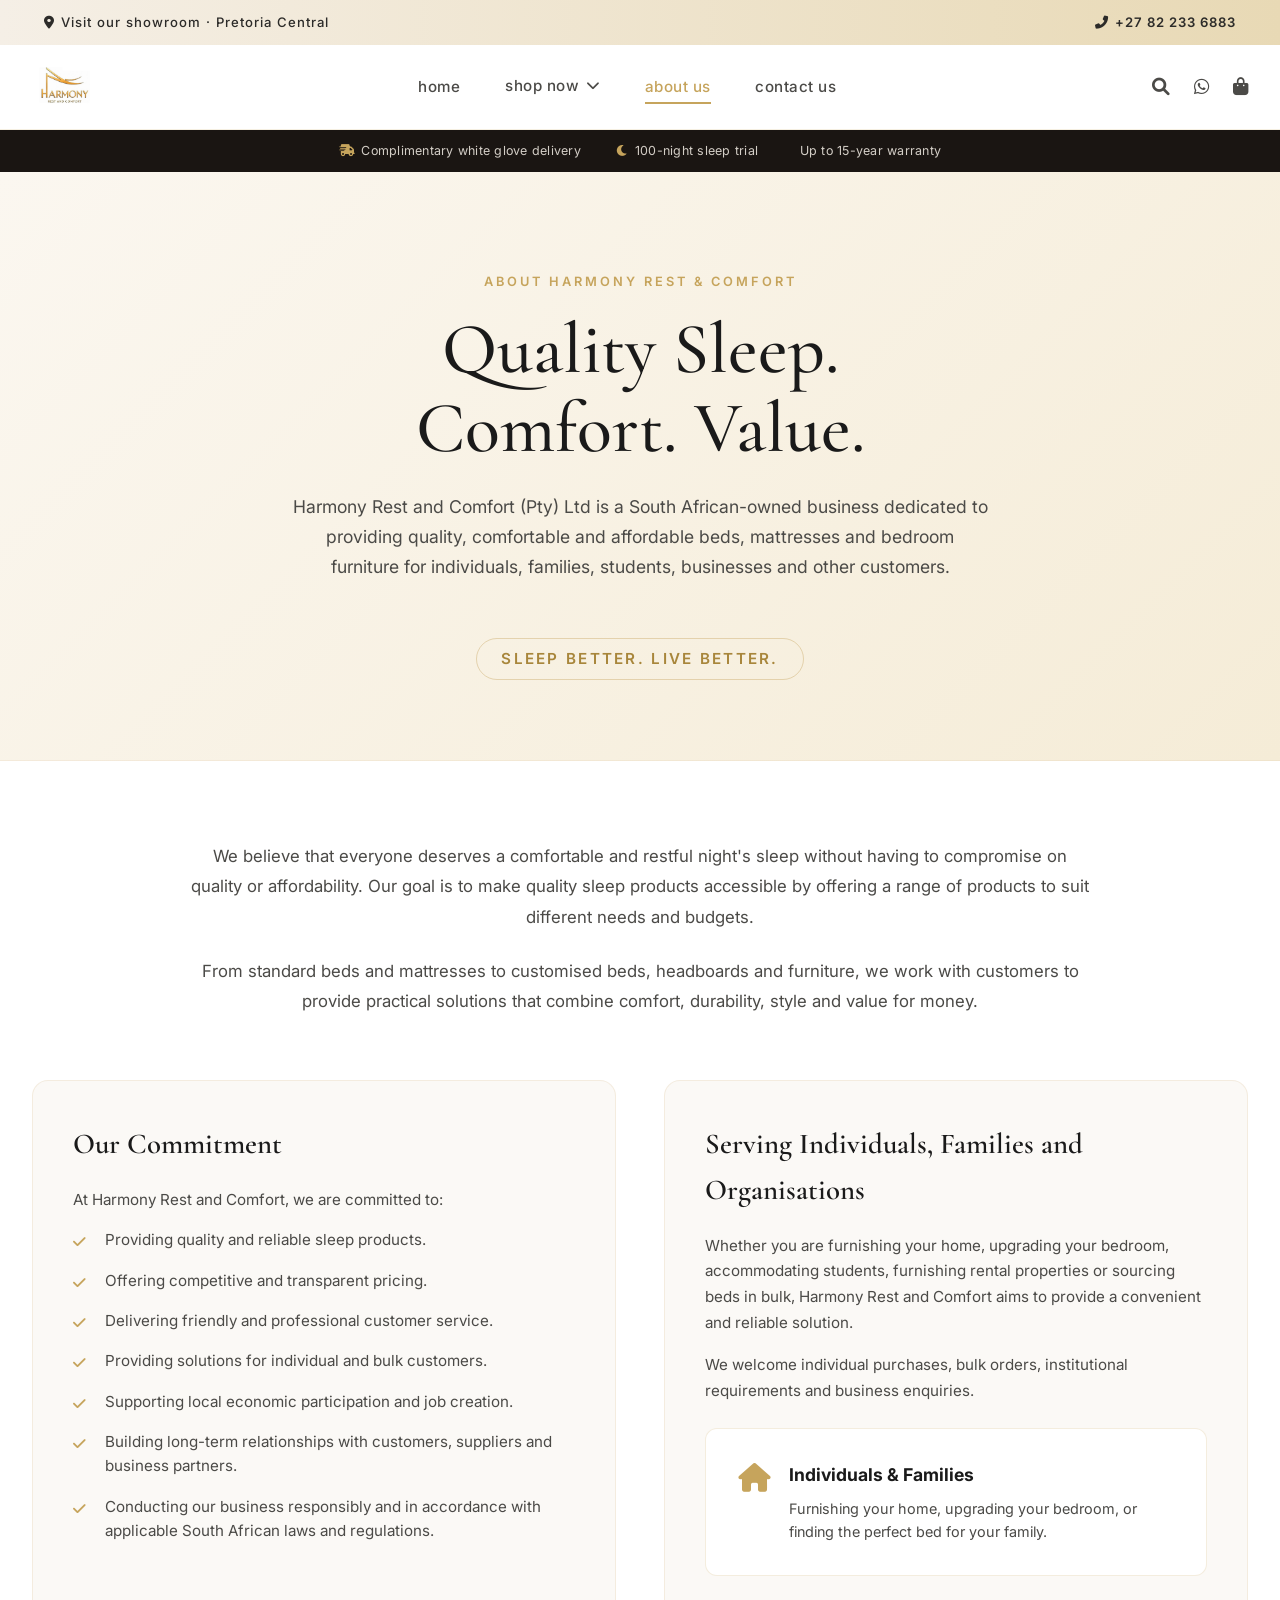
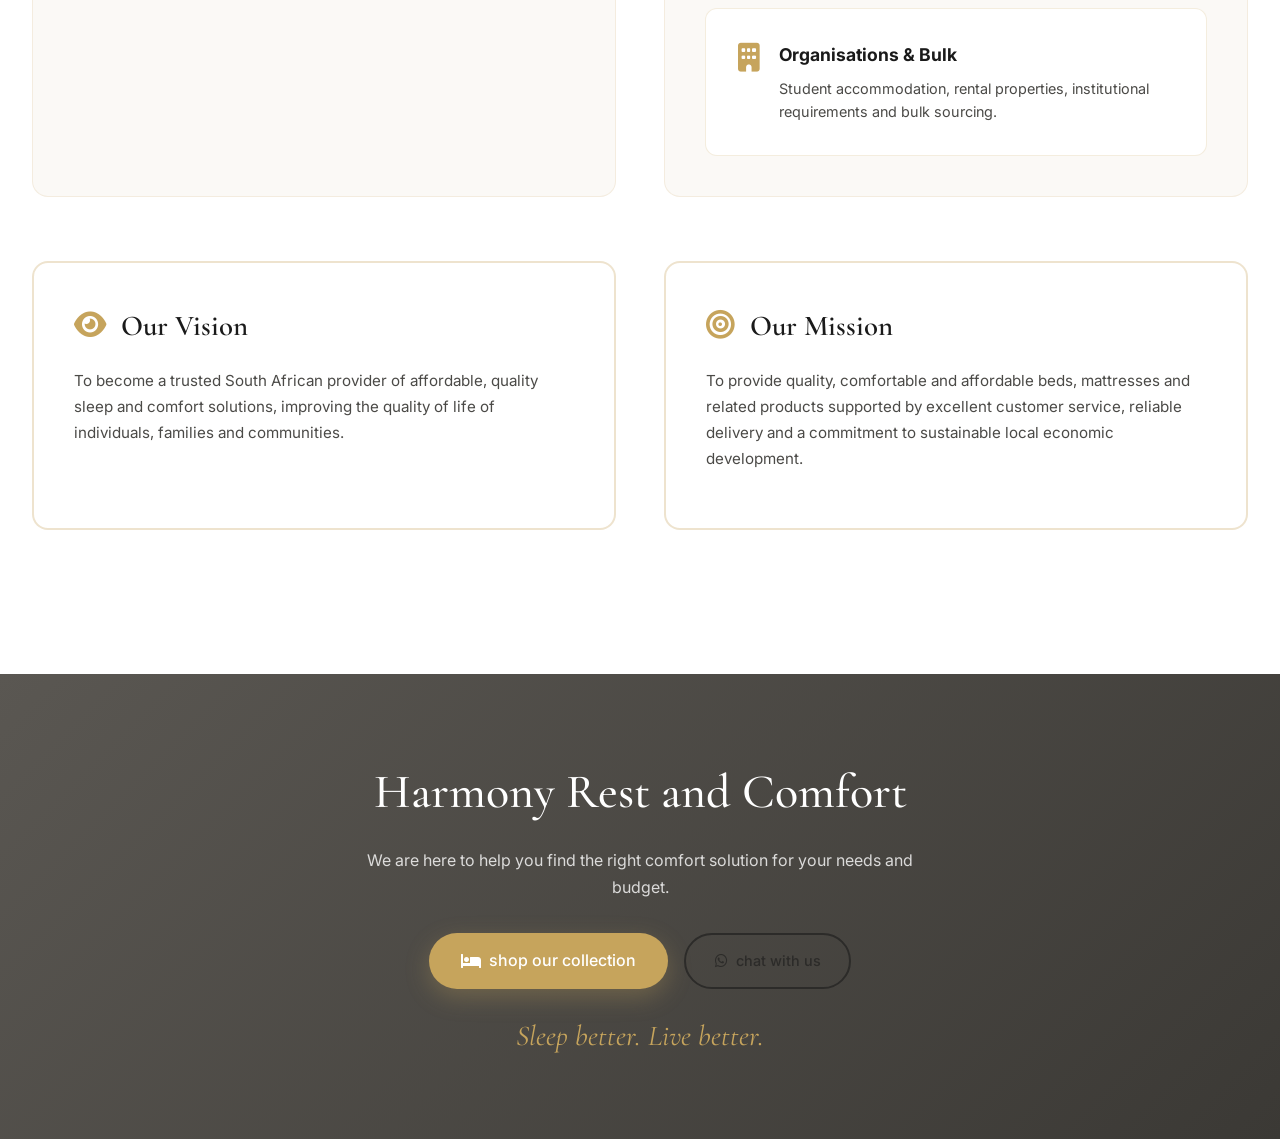
<file: about.html>
<!DOCTYPE html>
<html lang="en">
<head>

  <link rel="icon" type="image/png" sizes="32x32" href="assets/favicon_io/favicon-32x32.png">
  <link rel="icon" type="image/png" sizes="16x16" href="assets/favicon_io/favicon-16x16.png">
  <link rel="apple-touch-icon" sizes="180x180" href="assets/favicon_io/apple-touch-icon.png">
  <link rel="manifest" href="assets/favicon_io/site.webmanifest">
  <meta name="theme-color" content="#C6A45C">

  <meta name="google-site-verification" content="8mqSP0ypPEWGCpImANigYRcEa9i1e_xzQrG6p4oRkgg" />

  <meta charset="UTF-8">
  <meta name="viewport" content="width=device-width, initial-scale=1.0">
  <meta name="description" content="About Harmony Rest & Comfort Beds — South African owned, dedicated to quality, comfortable and affordable beds, mattresses and bedroom furniture.">
  <title>About Us | Harmony Rest & Comfort Beds</title>

  <link href="https://fonts.googleapis.com/css2?family=Cormorant+Garamond:wght@300;400;500;600;700&family=Inter:wght@300;400;500;600;700&display=swap" rel="stylesheet">
  <link rel="stylesheet" href="https://cdnjs.cloudflare.com/ajax/libs/font-awesome/6.0.0-beta3/css/all.min.css">
  <link rel="stylesheet" href="assets/css/styles.css">

  <style>
    /* ============================================================
       NAVBAR STYLING
       ============================================================ */
    header { position: relative; z-index: 9999; }
    .navbar { position: relative; overflow: visible; }
    .nav-item-dropdown { position: relative; }
    .nav-item-dropdown > a.dropdown-toggle {
      display: flex; align-items: center; gap: 0.5rem; cursor: pointer;
    }
    .nav-item-dropdown > a.dropdown-toggle .fa-chevron-down {
      font-size: 0.85rem; transition: transform 0.3s ease;
    }
    .nav-item-dropdown:hover > a.dropdown-toggle .fa-chevron-down {
      transform: rotate(180deg);
    }
    .dropdown-menu {
      position: absolute; top: 100%; left: 50%;
      transform: translateX(-50%) translateY(10px);
      min-width: 320px; background: #ffffff; border-radius: 14px;
      box-shadow: 0 20px 60px rgba(0, 0, 0, 0.15), 0 0 0 1px rgba(198, 164, 92, 0.12);
      padding: 0.8rem 0; opacity: 0; visibility: hidden;
      transition: all 0.3s cubic-bezier(0.4, 0, 0.2, 1);
      z-index: 10000; list-style: none; margin: 0; pointer-events: none;
    }
    .nav-item-dropdown:hover .dropdown-menu,
    .nav-item-dropdown.open .dropdown-menu {
      opacity: 1; visibility: visible;
      transform: translateX(-50%) translateY(0); pointer-events: auto;
    }
    .dropdown-menu li { margin: 0; padding: 0; }
    .dropdown-menu li a {
      display: block; padding: 0.85rem 1.8rem;
      font-family: 'Inter', sans-serif; font-size: 1.05rem;
      font-weight: 500; color: #1a1a2e; text-decoration: none;
      transition: all 0.22s ease; letter-spacing: 0.3px;
      border-left: 3px solid transparent; line-height: 1.4;
    }
    .dropdown-menu li a:hover {
      background: #faf7f0; color: #C6A45C;
      border-left-color: #C6A45C; padding-left: 2.1rem;
    }
    .dropdown-divider {
      height: 1px; background: rgba(198, 164, 92, 0.18);
      margin: 0.5rem 1.4rem; list-style: none;
    }

    /* ============================================================
       MOBILE NAVBAR — OPTION A
       No hamburger · nav items always visible · horizontal scroll
       "Shop now" dropdown opens full-width below the strip
       ============================================================ */
    @media (max-width: 992px) {
      .mobile-menu-btn { display: none !important; }

      .navbar {
        flex-wrap: wrap !important;
        justify-content: center !important;
        gap: 0.5rem !important;
        padding: 0.5rem 0 !important;
      }
      .logo { flex: 0 0 auto; }

      .nav-links {
        display: flex !important;
        flex-direction: row !important;
        align-items: center !important;
        justify-content: flex-start !important;
        gap: 0 !important;
        width: 100% !important;
        overflow-x: auto !important;
        overflow-y: hidden !important;
        -webkit-overflow-scrolling: touch;
        scrollbar-width: none;
        padding: 0.35rem 0.5rem !important;
        border-top: 1px solid rgba(198,164,92,0.18);
        border-bottom: 1px solid rgba(198,164,92,0.18);
        margin: 0 !important;
        list-style: none !important;
        position: static !important;
        background: #fff !important;
      }
      .nav-links::-webkit-scrollbar { display: none; }

      .nav-links > li {
        flex: 0 0 auto !important;
        width: auto !important;
        margin: 0 !important;
      }

      .nav-links li > a:not(.dropdown-toggle),
      .nav-item-dropdown > a.dropdown-toggle {
        display: inline-flex !important;
        align-items: center !important;
        gap: 0.35rem !important;
        padding: 0.6rem 0.95rem !important;
        font-family: 'Cormorant Garamond', serif !important;
        font-size: 1.1rem !important;
        font-weight: 500 !important;
        color: #1a1a1a !important;
        text-decoration: none !important;
        border: none !important;
        white-space: nowrap !important;
        letter-spacing: 0.3px;
        text-transform: capitalize;
        transition: color 0.22s ease !important;
        background: transparent !important;
      }
      .nav-links li > a:not(.dropdown-toggle):hover,
      .nav-links li > a:not(.dropdown-toggle):active,
      .nav-item-dropdown > a.dropdown-toggle:hover,
      .nav-item-dropdown.open > a.dropdown-toggle,
      .nav-item-dropdown > a.dropdown-toggle.active {
        color: #C6A45C !important;
      }
      .nav-item-dropdown > a.dropdown-toggle .fa-chevron-down {
        font-size: 0.8rem !important;
        color: #C6A45C !important;
        transition: transform 0.3s ease !important;
      }
      .nav-item-dropdown.open > a.dropdown-toggle .fa-chevron-down {
        transform: rotate(180deg) !important;
      }

      .dropdown-menu {
        position: fixed !important;
        top: auto !important;
        left: 0 !important;
        right: 0 !important;
        transform: none !important;
        min-width: 0 !important;
        width: 100vw !important;
        max-width: 100vw !important;
        border-radius: 0 !important;
        box-shadow: 0 12px 30px rgba(0,0,0,0.12) !important;
        background: #FBF9F6 !important;
        padding: 0 !important;
        opacity: 0;
        visibility: hidden;
        pointer-events: none;
        max-height: 0;
        overflow: hidden;
        transition: max-height 0.4s ease, opacity 0.3s ease, visibility 0.3s ease !important;
        list-style: none !important;
        z-index: 10000 !important;
      }
      .nav-item-dropdown.open .dropdown-menu {
        opacity: 1 !important;
        visibility: visible !important;
        pointer-events: auto !important;
        max-height: 80vh !important;
        overflow-y: auto !important;
        padding: 0.5rem 0 !important;
      }
      .dropdown-menu li a {
        display: block !important;
        padding: 0.85rem 1.4rem !important;
        font-family: 'Inter', sans-serif !important;
        font-size: 1rem !important;
        font-weight: 500 !important;
        color: #4B4A47 !important;
        border-left: 3px solid transparent !important;
        text-decoration: none !important;
        transition: all 0.22s ease !important;
      }
      .dropdown-menu li a:hover,
      .dropdown-menu li a:active {
        background: rgba(198, 164, 92, 0.12) !important;
        color: #C6A45C !important;
        border-left-color: #C6A45C !important;
        padding-left: 1.8rem !important;
      }
      .dropdown-divider {
        background: rgba(198, 164, 92, 0.22) !important;
        margin: 0.35rem 1.2rem !important;
        height: 1px !important;
      }
    }

    @media (max-width: 420px) {
      .nav-links li > a:not(.dropdown-toggle),
      .nav-item-dropdown > a.dropdown-toggle {
        font-size: 1rem !important;
        padding: 0.55rem 0.8rem !important;
      }
    }

    /* ============================================================
       ABOUT PAGE SPECIFIC STYLES
       ============================================================ */
    .about-hero {
      background: linear-gradient(135deg, #FBF7F0 0%, #F5ECD7 100%);
      padding: 6rem 0 5rem;
      text-align: center;
      border-bottom: 1px solid rgba(198,164,92,0.15);
    }
    .about-hero .section-subtitle {
      font-size: 0.8rem;
      letter-spacing: 3px;
      text-transform: uppercase;
      color: #C6A45C;
      font-weight: 600;
    }
    .about-hero h1 {
      font-family: 'Cormorant Garamond', serif;
      font-size: clamp(2.8rem, 6vw, 4.5rem);
      font-weight: 500;
      color: #1a1a1a;
      margin: 1rem 0 1.5rem;
      line-height: 1.1;
    }
    .about-hero p {
      font-family: 'Inter', sans-serif;
      font-size: 1.1rem;
      color: #4B4A47;
      max-width: 700px;
      margin: 0 auto 2rem;
      line-height: 1.7;
    }
    .about-hero .hero-tagline {
      font-family: 'Inter', sans-serif;
      font-size: 0.95rem;
      font-weight: 600;
      letter-spacing: 0.15em;
      text-transform: uppercase;
      color: #A8863B;
      margin-top: 1.5rem;
      display: inline-block;
      padding: 0.5rem 1.5rem;
      border: 1px solid rgba(198,164,92,0.4);
      border-radius: 999px;
    }

    .about-content {
      padding: 5rem 0;
      background: #fff;
    }

    .about-intro {
      max-width: 900px;
      margin: 0 auto 4rem;
      text-align: center;
    }
    .about-intro p {
      font-family: 'Inter', sans-serif;
      font-size: 1.05rem;
      line-height: 1.8;
      color: #4B4A47;
      margin-bottom: 1.5rem;
    }

    .about-grid-2 {
      display: grid;
      grid-template-columns: 1fr 1fr;
      gap: 3rem;
      align-items: start;
      margin-bottom: 4rem;
    }

    .about-card {
      background: #FBF9F6;
      border-radius: 16px;
      padding: 2.5rem;
      border: 1px solid rgba(198,164,92,0.15);
      height: 100%;
    }
    .about-card h3 {
      font-family: 'Cormorant Garamond', serif;
      font-size: 1.8rem;
      font-weight: 600;
      color: #1a1a1a;
      margin-bottom: 1.2rem;
    }
    .about-card p {
      font-family: 'Inter', sans-serif;
      font-size: 0.95rem;
      line-height: 1.7;
      color: #4B4A47;
      margin-bottom: 1rem;
    }

    .commitment-list {
      list-style: none;
      padding: 0;
      margin: 0;
    }
    .commitment-list li {
      position: relative;
      padding-left: 2rem;
      margin-bottom: 1rem;
      font-family: 'Inter', sans-serif;
      font-size: 0.95rem;
      line-height: 1.6;
      color: #4B4A47;
    }
    .commitment-list li::before {
      content: '\f00c';
      font-family: 'Font Awesome 6 Free';
      font-weight: 900;
      position: absolute;
      left: 0;
      top: 2px;
      color: #C6A45C;
      font-size: 0.9rem;
    }

    .about-serve-section {
      background: #FBF9F6;
      padding: 5rem 0;
      border-top: 1px solid rgba(198,164,92,0.15);
      border-bottom: 1px solid rgba(198,164,92,0.15);
    }

    .about-serve-grid {
      display: grid;
      grid-template-columns: 1fr 1fr;
      gap: 2rem;
      margin-top: 2rem;
    }
    .about-serve-item {
      background: #fff;
      padding: 2rem;
      border-radius: 12px;
      border: 1px solid rgba(198,164,92,0.2);
      display: flex;
      gap: 1.2rem;
      align-items: flex-start;
    }
    .about-serve-item i {
      font-size: 1.8rem;
      color: #C6A45C;
      flex-shrink: 0;
      margin-top: 0.2rem;
    }
    .about-serve-item h4 {
      font-family: 'Inter', sans-serif;
      font-size: 1.1rem;
      font-weight: 700;
      color: #1a1a1a;
      margin-bottom: 0.5rem;
    }
    .about-serve-item p {
      font-family: 'Inter', sans-serif;
      font-size: 0.9rem;
      line-height: 1.6;
      color: #4B4A47;
      margin: 0;
    }

    .about-closing {
      padding: 5rem 0;
      background: linear-gradient(135deg, #5A5752 0%, #3B3935 100%);
      text-align: center;
      color: #fff;
    }
    .about-closing h2 {
      font-family: 'Cormorant Garamond', serif;
      font-size: clamp(2rem, 4vw, 3rem);
      font-weight: 500;
      margin-bottom: 1rem;
      color: #fff;
    }
    .about-closing p {
      font-family: 'Inter', sans-serif;
      font-size: 1rem;
      color: rgba(255,255,255,0.8);
      max-width: 600px;
      margin: 0 auto 2rem;
      line-height: 1.7;
    }
    .about-closing .closing-tagline {
      font-family: 'Cormorant Garamond', serif;
      font-size: 1.8rem;
      color: #C6A45C;
      font-style: italic;
      margin-top: 1.5rem;
    }

    @media (max-width: 900px) {
      .about-grid-2 { grid-template-columns: 1fr; gap: 2rem; }
      .about-serve-grid { grid-template-columns: 1fr; }
      .about-hero { padding: 4rem 0 3rem; }
      .about-content { padding: 3.5rem 0; }
      .about-serve-section { padding: 3.5rem 0; }
      .about-closing { padding: 3.5rem 0; }
      .about-card { padding: 1.8rem; }
    }
    @media (max-width: 520px) {
      .about-hero h1 { font-size: 2.2rem; }
      .about-hero p { font-size: 0.95rem; }
      .about-intro p { font-size: 0.95rem; }
      .about-card h3 { font-size: 1.5rem; }
      .about-serve-item { flex-direction: column; gap: 0.8rem; }
    }
  </style>
</head>
<body>

  <div class="scroll-progress" id="scrollProgress"></div>

  <div class="announcement-bar">
    <div class="container announcement-inner">
      <span><i class="fas fa-map-marker-alt"></i> Visit our showroom · Pretoria Central</span>
      <a href="tel:+27822336883" class="announcement-phone">
        <i class="fas fa-phone-alt"></i> +27 82 233 6883
      </a>
    </div>
  </div>

  <header>
    <div class="container">
      <nav class="navbar">
        <a href="index.html" class="logo">
          <img src="assets/images/harmonylogo.jpg" alt="Harmony Rest Logo" class="logo-img">
        </a>
        <button class="mobile-menu-btn" id="mobileMenuBtn"><i class="fas fa-bars"></i></button>
        <ul class="nav-links" id="navLinks">
          <li><a href="index.html">home</a></li>

          <li class="nav-item-dropdown" id="shopDropdown">
            <a href="javascript:void(0)" class="dropdown-toggle" data-no-click="true">
              shop now
              <i class="fas fa-chevron-down"></i>
            </a>
            <ul class="dropdown-menu">
              <li><a href="products.html?category=bed&filter=mattress">Mattresses</a></li>
              <li><a href="products.html?category=bed&filter=set">Bed Sets</a></li>
              <li><a href="products.html?category=bed&filter=base">Bed Bases</a></li>
              <li class="dropdown-divider"></li>
              <li><a href="products.html?category=bed&filter=standard-base">Standard Bases</a></li>
              <li><a href="products.html?category=bed&filter=storage-base">Storage Bases &amp; Combos</a></li>
              <li><a href="products.html?category=bed&filter=drawers">Base with Drawers</a></li>
              <li><a href="products.html?category=bed&filter=steel-base">Steel Bases</a></li>
              <li class="dropdown-divider"></li>
              <li><a href="products.html?category=bed&filter=topper">Mattress Toppers</a></li>
              <li><a href="products.html?category=furniture">Furniture</a></li>
              <li><a href="products.html?category=bed&filter=student">Student Accommodation</a></li>
              <li><a href="products.html?category=bed&filter=bunk">Bunk Beds</a></li>
              <li><a href="products.html?category=all&filter=promo">Promotions</a></li>
            </ul>
          </li>

          <li><a href="about.html" class="active">about us</a></li>
          <li><a href="contact.html">contact us</a></li>
        </ul>
        <div class="nav-icons">
          <a href="products.html" aria-label="Search"><i class="fas fa-search"></i></a>
          <a href="https://wa.me/27822336883" target="_blank" aria-label="WhatsApp"><i class="fab fa-whatsapp"></i></a>
          <a href="https://wa.me/27822336883?text=Hi%20Harmony%20Rest%2C%20I%27d%20like%20to%20place%20an%20order" target="_blank" aria-label="Order" class="nav-cart">
            <i class="fas fa-shopping-bag"></i>
          </a>
        </div>
      </nav>
    </div>
  </header>

  <div class="sub-bar">
    <div class="container">
      <span><i class="fas fa-truck-fast"></i> Complimentary white glove delivery</span>
      <span><i class="fas fa-moon"></i> 100-night sleep trial</span>
      <span><i class="fas fa-shield-halved"></i> Up to 15-year warranty</span>
    </div>
  </div>

  <main>

    <!-- ABOUT HERO -->
    <section class="about-hero">
      <div class="container">
        <span class="section-subtitle">about harmony rest &amp; comfort</span>
        <h1>Quality Sleep.<br>Comfort. Value.</h1>
        <p>Harmony Rest and Comfort (Pty) Ltd is a South African-owned business dedicated to providing quality, comfortable and affordable beds, mattresses and bedroom furniture for individuals, families, students, businesses and other customers.</p>
        <span class="hero-tagline">Sleep better. Live better.</span>
      </div>
    </section>

    <!-- ABOUT CONTENT -->
    <section class="about-content">
      <div class="container">

        <div class="about-intro">
          <p>We believe that everyone deserves a comfortable and restful night's sleep without having to compromise on quality or affordability. Our goal is to make quality sleep products accessible by offering a range of products to suit different needs and budgets.</p>
          <p>From standard beds and mattresses to customised beds, headboards and furniture, we work with customers to provide practical solutions that combine comfort, durability, style and value for money.</p>
        </div>

        <div class="about-grid-2">
          
          <div class="about-card">
            <h3>Our Commitment</h3>
            <p>At Harmony Rest and Comfort, we are committed to:</p>
            <ul class="commitment-list">
              <li>Providing quality and reliable sleep products.</li>
              <li>Offering competitive and transparent pricing.</li>
              <li>Delivering friendly and professional customer service.</li>
              <li>Providing solutions for individual and bulk customers.</li>
              <li>Supporting local economic participation and job creation.</li>
              <li>Building long-term relationships with customers, suppliers and business partners.</li>
              <li>Conducting our business responsibly and in accordance with applicable South African laws and regulations.</li>
            </ul>
          </div>

          <div class="about-card">
            <h3>Serving Individuals, Families and Organisations</h3>
            <p>Whether you are furnishing your home, upgrading your bedroom, accommodating students, furnishing rental properties or sourcing beds in bulk, Harmony Rest and Comfort aims to provide a convenient and reliable solution.</p>
            <p>We welcome individual purchases, bulk orders, institutional requirements and business enquiries.</p>
            <div class="about-serve-grid" style="grid-template-columns: 1fr; margin-top: 1.5rem;">
              <div class="about-serve-item">
                <i class="fas fa-home"></i>
                <div>
                  <h4>Individuals &amp; Families</h4>
                  <p>Furnishing your home, upgrading your bedroom, or finding the perfect bed for your family.</p>
                </div>
              </div>
              <div class="about-serve-item">
                <i class="fas fa-building"></i>
                <div>
                  <h4>Organisations &amp; Bulk</h4>
                  <p>Student accommodation, rental properties, institutional requirements and bulk sourcing.</p>
                </div>
              </div>
            </div>
          </div>

        </div>

        <div class="about-grid-2">
          
          <div class="about-card" style="background: #fff; border: 2px solid rgba(198,164,92,0.3);">
            <h3><i class="fas fa-eye" style="color: #C6A45C; margin-right: 0.5rem;"></i> Our Vision</h3>
            <p>To become a trusted South African provider of affordable, quality sleep and comfort solutions, improving the quality of life of individuals, families and communities.</p>
          </div>

          <div class="about-card" style="background: #fff; border: 2px solid rgba(198,164,92,0.3);">
            <h3><i class="fas fa-bullseye" style="color: #C6A45C; margin-right: 0.5rem;"></i> Our Mission</h3>
            <p>To provide quality, comfortable and affordable beds, mattresses and related products supported by excellent customer service, reliable delivery and a commitment to sustainable local economic development.</p>
          </div>

        </div>

      </div>
    </section>

    <!-- CLOSING CTA -->
    <section class="about-closing">
      <div class="container">
        <h2>Harmony Rest and Comfort</h2>
        <p>We are here to help you find the right comfort solution for your needs and budget.</p>
        <div class="showroom-actions" style="justify-content: center; display: flex; gap: 1rem; flex-wrap: wrap;">
          <a href="products.html" class="btn-primary"><i class="fas fa-bed"></i> shop our collection</a>
          <a href="https://wa.me/27822336883?text=Hi%20Harmony%20Rest%2C%20I%27d%20like%20to%20learn%20more%20about%20your%20products" target="_blank" class="btn-outline-dark"><i class="fab fa-whatsapp"></i> chat with us</a>
        </div>
        <div class="closing-tagline">Sleep better. Live better.</div>
      </div>
    </section>

  </main>

 

  <script>
    // --- SCROLL PROGRESS ---
    (function scrollProgress() {
      const bar = document.getElementById('scrollProgress');
      if (!bar) return;
      let ticking = false;
      const update = () => {
        const h = document.documentElement.scrollHeight - window.innerHeight;
        bar.style.width = (h > 0 ? Math.min((window.scrollY / h) * 100, 100) : 0) + '%';
        ticking = false;
      };
      window.addEventListener('scroll', () => {
        if (!ticking) { requestAnimationFrame(update); ticking = true; }
      }, { passive: true });
      update();
    })();

    // --- FLOATING PROMO ---
    (function floatingPromo() {
      const pill = document.getElementById('floatingPromo');
      if (!pill) return;
      if (sessionStorage.getItem('harmony_promo_dismissed')) return;
      setTimeout(() => pill.classList.add('visible'), 3000);
    })();

    // --- MOBILE MENU (hamburger kept for safety; hidden via CSS) ---
    const mobileMenuBtn = document.getElementById('mobileMenuBtn');
    const navLinks = document.getElementById('navLinks');

    if (mobileMenuBtn && navLinks) {
      mobileMenuBtn.addEventListener('click', () => {
        navLinks.classList.toggle('active');
        const icon = mobileMenuBtn.querySelector('i');
        if (icon) {
          icon.classList.toggle('fa-bars');
          icon.classList.toggle('fa-times');
        }
        const shopDrop = document.getElementById('shopDropdown');
        if (!navLinks.classList.contains('active') && shopDrop) {
          shopDrop.classList.remove('open');
        }
      });
    }

    // ============================================================
    // DROPDOWN TOGGLE — Option A with fixed-position dropdown
    // ============================================================
    (function dropdownToggle() {
      const shopItem = document.getElementById('shopDropdown');
      if (!shopItem) return;
      const toggleLink = shopItem.querySelector('.dropdown-toggle');
      const menu = shopItem.querySelector('.dropdown-menu');
      const navStrip = document.getElementById('navLinks');
      if (!toggleLink || !menu) return;

      function positionDropdown() {
        if (!navStrip) return;
        const rect = navStrip.getBoundingClientRect();
        menu.style.top = (rect.bottom) + 'px';
      }

      toggleLink.addEventListener('click', function(e) {
        if (window.innerWidth > 992) {
          e.preventDefault();
          e.stopPropagation();
          return;
        }
        e.preventDefault();
        e.stopPropagation();
        document.querySelectorAll('.nav-item-dropdown.open').forEach(item => {
          if (item !== shopItem) item.classList.remove('open');
        });
        const willOpen = !shopItem.classList.contains('open');
        shopItem.classList.toggle('open');
        if (willOpen) positionDropdown();
      });

      window.addEventListener('scroll', () => {
        if (shopItem.classList.contains('open') && window.innerWidth <= 992) {
          positionDropdown();
        }
      }, { passive: true });

      window.addEventListener('resize', () => {
        if (shopItem.classList.contains('open') && window.innerWidth <= 992) {
          positionDropdown();
        }
      });

      document.addEventListener('click', function(e) {
        if (window.innerWidth <= 992) {
          if (!shopItem.contains(e.target)) {
            shopItem.classList.remove('open');
          }
        }
      });

      shopItem.querySelectorAll('.dropdown-menu a').forEach(link => {
        link.addEventListener('click', () => {
          if (window.innerWidth <= 992) {
            shopItem.classList.remove('open');
          }
        });
      });

      let resizeTimer;
      window.addEventListener('resize', () => {
        clearTimeout(resizeTimer);
        resizeTimer = setTimeout(() => {
          if (window.innerWidth > 992) shopItem.classList.remove('open');
        }, 600);
      });
    })();
  </script>
</body>
</html>
</file>
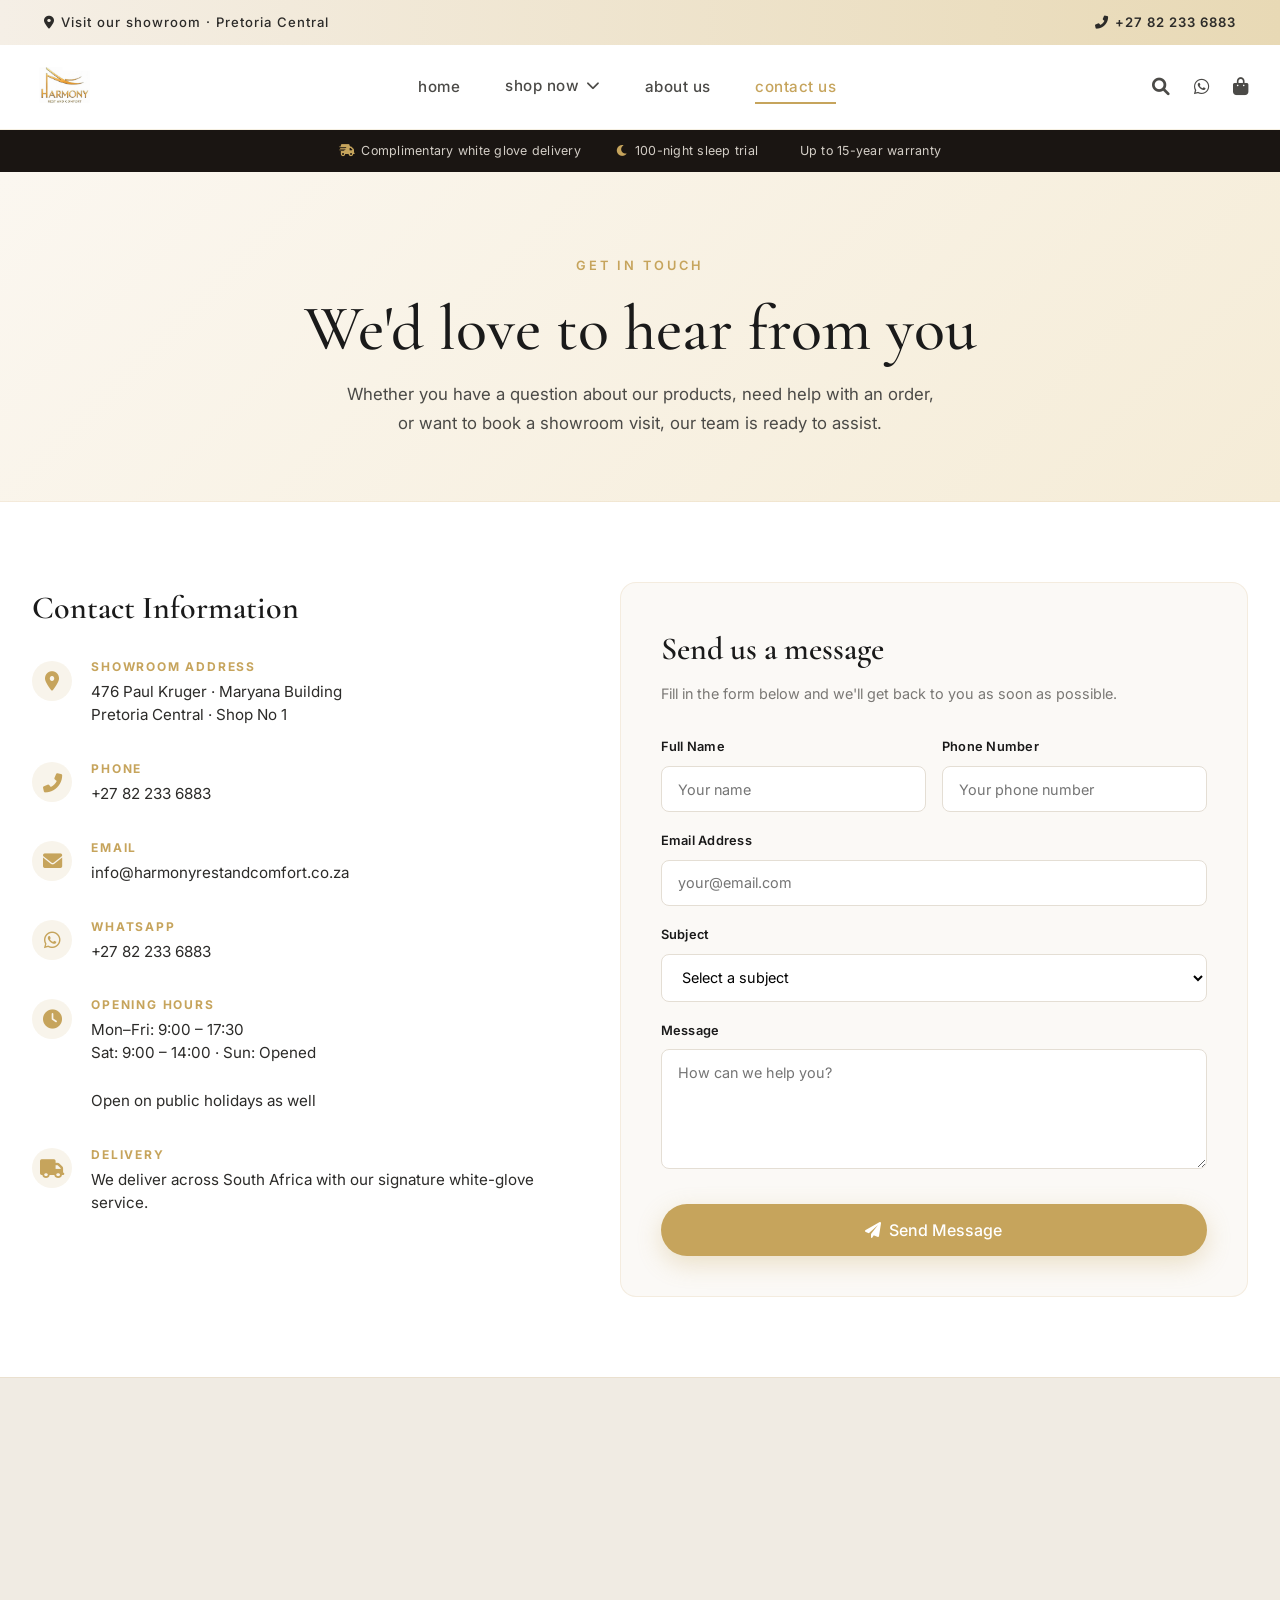
<file: contact.html>
<!DOCTYPE html>
<html lang="en">
<head>

  <link rel="icon" type="image/png" sizes="32x32" href="assets/favicon_io/favicon-32x32.png">
  <link rel="icon" type="image/png" sizes="16x16" href="assets/favicon_io/favicon-16x16.png">
  <link rel="apple-touch-icon" sizes="180x180" href="assets/favicon_io/apple-touch-icon.png">
  <link rel="manifest" href="assets/favicon_io/site.webmanifest">
  <meta name="theme-color" content="#C6A45C">

  <meta name="google-site-verification" content="8mqSP0ypPEWGCpImANigYRcEa9i1e_xzQrG6p4oRkgg" />

  <meta charset="UTF-8">
  <meta name="viewport" content="width=device-width, initial-scale=1.0">
  <meta name="description" content="Contact Harmony Rest & Comfort Beds — Visit our Pretoria showroom, call us, or send an email. We're here to help you find your perfect bed.">
  <title>Contact Us | Harmony Rest & Comfort Beds</title>

  <link href="https://fonts.googleapis.com/css2?family=Cormorant+Garamond:wght@300;400;500;600;700&family=Inter:wght@300;400;500;600;700&display=swap" rel="stylesheet">
  <link rel="stylesheet" href="https://cdnjs.cloudflare.com/ajax/libs/font-awesome/6.0.0-beta3/css/all.min.css">
  <link rel="stylesheet" href="assets/css/styles.css">

  <style>
    /* ============================================================
       NAVBAR STYLING
       ============================================================ */
    header { position: relative; z-index: 9999; }
    .navbar { position: relative; overflow: visible; }
    .nav-item-dropdown { position: relative; }
    .nav-item-dropdown > a.dropdown-toggle {
      display: flex; align-items: center; gap: 0.5rem; cursor: pointer;
    }
    .nav-item-dropdown > a.dropdown-toggle .fa-chevron-down {
      font-size: 0.85rem; transition: transform 0.3s ease;
    }
    .nav-item-dropdown:hover > a.dropdown-toggle .fa-chevron-down {
      transform: rotate(180deg);
    }
    .dropdown-menu {
      position: absolute; top: 100%; left: 50%;
      transform: translateX(-50%) translateY(10px);
      min-width: 320px; background: #ffffff; border-radius: 14px;
      box-shadow: 0 20px 60px rgba(0, 0, 0, 0.15), 0 0 0 1px rgba(198, 164, 92, 0.12);
      padding: 0.8rem 0; opacity: 0; visibility: hidden;
      transition: all 0.3s cubic-bezier(0.4, 0, 0.2, 1);
      z-index: 10000; list-style: none; margin: 0; pointer-events: none;
    }
    .nav-item-dropdown:hover .dropdown-menu,
    .nav-item-dropdown.open .dropdown-menu {
      opacity: 1; visibility: visible;
      transform: translateX(-50%) translateY(0); pointer-events: auto;
    }
    .dropdown-menu li { margin: 0; padding: 0; }
    .dropdown-menu li a {
      display: block; padding: 0.85rem 1.8rem;
      font-family: 'Inter', sans-serif; font-size: 1.05rem;
      font-weight: 500; color: #1a1a2e; text-decoration: none;
      transition: all 0.22s ease; letter-spacing: 0.3px;
      border-left: 3px solid transparent; line-height: 1.4;
    }
    .dropdown-menu li a:hover {
      background: #faf7f0; color: #C6A45C;
      border-left-color: #C6A45C; padding-left: 2.1rem;
    }
    .dropdown-divider {
      height: 1px; background: rgba(198, 164, 92, 0.18);
      margin: 0.5rem 1.4rem; list-style: none;
    }

    /* ============================================================
       MOBILE NAVBAR — OPTION A
       No hamburger · nav items always visible · horizontal scroll
       "Shop now" dropdown opens full-width below the strip
       ============================================================ */
    @media (max-width: 992px) {
      .mobile-menu-btn { display: none !important; }

      .navbar {
        flex-wrap: wrap !important;
        justify-content: center !important;
        gap: 0.5rem !important;
        padding: 0.5rem 0 !important;
      }
      .logo { flex: 0 0 auto; }

      .nav-links {
        display: flex !important;
        flex-direction: row !important;
        align-items: center !important;
        justify-content: flex-start !important;
        gap: 0 !important;
        width: 100% !important;
        overflow-x: auto !important;
        overflow-y: hidden !important;
        -webkit-overflow-scrolling: touch;
        scrollbar-width: none;
        padding: 0.35rem 0.5rem !important;
        border-top: 1px solid rgba(198,164,92,0.18);
        border-bottom: 1px solid rgba(198,164,92,0.18);
        margin: 0 !important;
        list-style: none !important;
        position: static !important;
        background: #fff !important;
      }
      .nav-links::-webkit-scrollbar { display: none; }

      .nav-links > li {
        flex: 0 0 auto !important;
        width: auto !important;
        margin: 0 !important;
      }

      .nav-links li > a:not(.dropdown-toggle),
      .nav-item-dropdown > a.dropdown-toggle {
        display: inline-flex !important;
        align-items: center !important;
        gap: 0.35rem !important;
        padding: 0.6rem 0.95rem !important;
        font-family: 'Cormorant Garamond', serif !important;
        font-size: 1.1rem !important;
        font-weight: 500 !important;
        color: #1a1a1a !important;
        text-decoration: none !important;
        border: none !important;
        white-space: nowrap !important;
        letter-spacing: 0.3px;
        text-transform: capitalize;
        transition: color 0.22s ease !important;
        background: transparent !important;
      }
      .nav-links li > a:not(.dropdown-toggle):hover,
      .nav-links li > a:not(.dropdown-toggle):active,
      .nav-item-dropdown > a.dropdown-toggle:hover,
      .nav-item-dropdown.open > a.dropdown-toggle,
      .nav-item-dropdown > a.dropdown-toggle.active {
        color: #C6A45C !important;
      }
      .nav-item-dropdown > a.dropdown-toggle .fa-chevron-down {
        font-size: 0.8rem !important;
        color: #C6A45C !important;
        transition: transform 0.3s ease !important;
      }
      .nav-item-dropdown.open > a.dropdown-toggle .fa-chevron-down {
        transform: rotate(180deg) !important;
      }

      .dropdown-menu {
        position: fixed !important;
        top: auto !important;
        left: 0 !important;
        right: 0 !important;
        transform: none !important;
        min-width: 0 !important;
        width: 100vw !important;
        max-width: 100vw !important;
        border-radius: 0 !important;
        box-shadow: 0 12px 30px rgba(0,0,0,0.12) !important;
        background: #FBF9F6 !important;
        padding: 0 !important;
        opacity: 0;
        visibility: hidden;
        pointer-events: none;
        max-height: 0;
        overflow: hidden;
        transition: max-height 0.4s ease, opacity 0.3s ease, visibility 0.3s ease !important;
        list-style: none !important;
        z-index: 10000 !important;
      }
      .nav-item-dropdown.open .dropdown-menu {
        opacity: 1 !important;
        visibility: visible !important;
        pointer-events: auto !important;
        max-height: 80vh !important;
        overflow-y: auto !important;
        padding: 0.5rem 0 !important;
      }
      .dropdown-menu li a {
        display: block !important;
        padding: 0.85rem 1.4rem !important;
        font-family: 'Inter', sans-serif !important;
        font-size: 1rem !important;
        font-weight: 500 !important;
        color: #4B4A47 !important;
        border-left: 3px solid transparent !important;
        text-decoration: none !important;
        transition: all 0.22s ease !important;
      }
      .dropdown-menu li a:hover,
      .dropdown-menu li a:active {
        background: rgba(198, 164, 92, 0.12) !important;
        color: #C6A45C !important;
        border-left-color: #C6A45C !important;
        padding-left: 1.8rem !important;
      }
      .dropdown-divider {
        background: rgba(198, 164, 92, 0.22) !important;
        margin: 0.35rem 1.2rem !important;
        height: 1px !important;
      }
    }

    @media (max-width: 420px) {
      .nav-links li > a:not(.dropdown-toggle),
      .nav-item-dropdown > a.dropdown-toggle {
        font-size: 1rem !important;
        padding: 0.55rem 0.8rem !important;
      }
    }

    /* ============================================================
       CONTACT PAGE SPECIFIC STYLES
       ============================================================ */
    .contact-hero {
      background: linear-gradient(135deg, #FBF7F0 0%, #F5ECD7 100%);
      padding: 5rem 0 4rem;
      text-align: center;
      border-bottom: 1px solid rgba(198,164,92,0.15);
    }
    .contact-hero .section-subtitle {
      font-size: 0.8rem;
      letter-spacing: 3px;
      text-transform: uppercase;
      color: #C6A45C;
      font-weight: 600;
    }
    .contact-hero h1 {
      font-family: 'Cormorant Garamond', serif;
      font-size: clamp(2.5rem, 5vw, 4rem);
      font-weight: 500;
      color: #1a1a1a;
      margin: 1rem 0 1rem;
      line-height: 1.1;
    }
    .contact-hero p {
      font-family: 'Inter', sans-serif;
      font-size: 1.05rem;
      color: #4B4A47;
      max-width: 600px;
      margin: 0 auto;
      line-height: 1.7;
    }

    .contact-section {
      padding: 5rem 0;
      background: #fff;
    }

    .contact-grid {
      display: grid;
      grid-template-columns: 1fr 1.2fr;
      gap: 4rem;
      align-items: start;
    }

    .contact-details h3 {
      font-family: 'Cormorant Garamond', serif;
      font-size: 2rem;
      font-weight: 600;
      color: #1a1a1a;
      margin-bottom: 1.5rem;
    }
    .contact-detail-item {
      display: flex;
      gap: 1.2rem;
      margin-bottom: 2rem;
      align-items: flex-start;
    }
    .contact-detail-item i {
      font-size: 1.2rem;
      color: #C6A45C;
      width: 40px;
      height: 40px;
      display: flex;
      align-items: center;
      justify-content: center;
      background: rgba(198,164,92,0.12);
      border-radius: 50%;
      flex-shrink: 0;
      margin-top: 0.2rem;
    }
    .contact-detail-item strong {
      display: block;
      font-family: 'Inter', sans-serif;
      font-size: 0.75rem;
      letter-spacing: 0.15em;
      text-transform: uppercase;
      color: #C6A45C;
      margin-bottom: 0.3rem;
    }
    .contact-detail-item p, .contact-detail-item a {
      font-family: 'Inter', sans-serif;
      font-size: 0.95rem;
      color: #2C2B29;
      text-decoration: none;
      line-height: 1.5;
      margin: 0;
    }
    .contact-detail-item a:hover {
      color: #C6A45C;
    }

    .contact-form-wrap {
      background: #FBF9F6;
      border-radius: 16px;
      padding: 2.5rem;
      border: 1px solid rgba(198,164,92,0.15);
    }
    .contact-form-wrap h3 {
      font-family: 'Cormorant Garamond', serif;
      font-size: 2rem;
      font-weight: 600;
      color: #1a1a1a;
      margin-bottom: 0.5rem;
    }
    .contact-form-wrap > p {
      font-family: 'Inter', sans-serif;
      font-size: 0.9rem;
      color: #7A7875;
      margin-bottom: 2rem;
    }

    .form-group {
      margin-bottom: 1.2rem;
    }
    .form-group label {
      display: block;
      font-family: 'Inter', sans-serif;
      font-size: 0.8rem;
      font-weight: 600;
      color: #1a1a1a;
      margin-bottom: 0.5rem;
      letter-spacing: 0.02em;
    }
    .form-group input,
    .form-group select,
    .form-group textarea {
      width: 100%;
      padding: 0.85rem 1rem;
      border: 1px solid #e4ded4;
      border-radius: 8px;
      font-family: 'Inter', sans-serif;
      font-size: 0.9rem;
      background: #fff;
      transition: border-color 0.3s ease, box-shadow 0.3s ease;
      box-sizing: border-box;
    }
    .form-group input:focus,
    .form-group select:focus,
    .form-group textarea:focus {
      outline: none;
      border-color: #C6A45C;
      box-shadow: 0 0 0 3px rgba(198,164,92,0.15);
    }
    .form-group textarea {
      resize: vertical;
      min-height: 120px;
    }
    .form-row {
      display: grid;
      grid-template-columns: 1fr 1fr;
      gap: 1rem;
    }
    .contact-form-wrap .btn-primary {
      width: 100%;
      justify-content: center;
      padding: 1rem;
      font-size: 1rem;
      margin-top: 0.5rem;
      cursor: pointer;
      border: none;
    }

    .map-section {
      width: 100%;
      height: 450px;
      background: #f0ebe3;
      border-top: 1px solid rgba(198,164,92,0.15);
    }
    .map-section iframe {
      width: 100%;
      height: 100%;
      border: 0;
      display: block;
    }

    @media (max-width: 900px) {
      .contact-grid {
        grid-template-columns: 1fr;
        gap: 3rem;
      }
      .contact-section { padding: 3.5rem 0; }
      .contact-hero { padding: 3.5rem 0 3rem; }
    }
    @media (max-width: 520px) {
      .form-row { grid-template-columns: 1fr; }
      .contact-form-wrap { padding: 1.5rem; }
      .contact-hero h1 { font-size: 2.2rem; }
      .map-section { height: 350px; }
    }
  </style>
</head>
<body>

  <div class="scroll-progress" id="scrollProgress"></div>

  <div class="announcement-bar">
    <div class="container announcement-inner">
      <span><i class="fas fa-map-marker-alt"></i> Visit our showroom · Pretoria Central</span>
      <a href="tel:+27822336883" class="announcement-phone">
        <i class="fas fa-phone-alt"></i> +27 82 233 6883
      </a>
    </div>
  </div>

  <header>
    <div class="container">
      <nav class="navbar">
        <a href="index.html" class="logo">
          <img src="assets/images/harmonylogo.jpg" alt="Harmony Rest Logo" class="logo-img">
        </a>
        <button class="mobile-menu-btn" id="mobileMenuBtn"><i class="fas fa-bars"></i></button>
        <ul class="nav-links" id="navLinks">
          <li><a href="index.html">home</a></li>

          <li class="nav-item-dropdown" id="shopDropdown">
            <a href="javascript:void(0)" class="dropdown-toggle" data-no-click="true">
              shop now
              <i class="fas fa-chevron-down"></i>
            </a>
            <ul class="dropdown-menu">
              <li><a href="products.html?category=bed&filter=mattress">Mattresses</a></li>
              <li><a href="products.html?category=bed&filter=set">Bed Sets</a></li>
              <li><a href="products.html?category=bed&filter=base">Bed Bases</a></li>
              <li class="dropdown-divider"></li>
              <li><a href="products.html?category=bed&filter=standard-base">Standard Bases</a></li>
              <li><a href="products.html?category=bed&filter=storage-base">Storage Bases &amp; Combos</a></li>
              <li><a href="products.html?category=bed&filter=drawers">Base with Drawers</a></li>
              <li><a href="products.html?category=bed&filter=steel-base">Steel Bases</a></li>
              <li class="dropdown-divider"></li>
              <li><a href="products.html?category=bed&filter=topper">Mattress Toppers</a></li>
              <li><a href="products.html?category=furniture">Furniture</a></li>
              <li><a href="products.html?category=bed&filter=student">Student Accommodation</a></li>
              <li><a href="products.html?category=bed&filter=bunk">Bunk Beds</a></li>
              <li><a href="products.html?category=all&filter=promo">Promotions</a></li>
            </ul>
          </li>

          <li><a href="about.html">about us</a></li>
          <li><a href="contact.html" class="active">contact us</a></li>
        </ul>
        <div class="nav-icons">
          <a href="products.html" aria-label="Search"><i class="fas fa-search"></i></a>
          <a href="https://wa.me/27822336883" target="_blank" aria-label="WhatsApp"><i class="fab fa-whatsapp"></i></a>
          <a href="https://wa.me/27822336883?text=Hi%20Harmony%20Rest%2C%20I%27d%20like%20to%20place%20an%20order" target="_blank" aria-label="Order" class="nav-cart">
            <i class="fas fa-shopping-bag"></i>
          </a>
        </div>
      </nav>
    </div>
  </header>

  <div class="sub-bar">
    <div class="container">
      <span><i class="fas fa-truck-fast"></i> Complimentary white glove delivery</span>
      <span><i class="fas fa-moon"></i> 100-night sleep trial</span>
      <span><i class="fas fa-shield-halved"></i> Up to 15-year warranty</span>
    </div>
  </div>

  <main>

    <!-- CONTACT HERO -->
    <section class="contact-hero">
      <div class="container">
        <span class="section-subtitle">get in touch</span>
        <h1>We'd love to hear from you</h1>
        <p>Whether you have a question about our products, need help with an order, or want to book a showroom visit, our team is ready to assist.</p>
      </div>
    </section>

    <!-- CONTACT SECTION -->
    <section class="contact-section">
      <div class="container">
        <div class="contact-grid">
          
          <div class="contact-details">
            <h3>Contact Information</h3>
            
            <div class="contact-detail-item">
              <i class="fas fa-map-marker-alt"></i>
              <div>
                <strong>Showroom Address</strong>
                <p>476 Paul Kruger · Maryana Building<br>Pretoria Central · Shop No 1</p>
              </div>
            </div>

            <div class="contact-detail-item">
              <i class="fas fa-phone-alt"></i>
              <div>
                <strong>Phone</strong>
                <p><a href="tel:+27822336883">+27 82 233 6883</a></p>
              </div>
            </div>

            <div class="contact-detail-item">
              <i class="fas fa-envelope"></i>
              <div>
                <strong>Email</strong>
                <p><a href="mailto:info@harmonyrestandcomfort.co.za">info@harmonyrestandcomfort.co.za</a></p>
              </div>
            </div>

            <div class="contact-detail-item">
              <i class="fab fa-whatsapp"></i>
              <div>
                <strong>WhatsApp</strong>
                <p><a href="https://wa.me/27822336883" target="_blank">+27 82 233 6883</a></p>
              </div>
            </div>

            <div class="contact-detail-item">
              <i class="fas fa-clock"></i>
              <div>
                <strong>Opening Hours</strong>
                <p>Mon–Fri: 9:00 – 17:30<br>Sat: 9:00 – 14:00 · Sun: Opened</p>
                <br>
                <p>Open on public holidays as well</p>
              </div>
            </div>

            <div class="contact-detail-item" style="margin-bottom: 0;">
              <i class="fas fa-truck"></i>
              <div>
                <strong>Delivery</strong>
                <p>We deliver across South Africa with our signature white-glove service.</p>
              </div>
            </div>
          </div>

          <div class="contact-form-wrap">
            <h3>Send us a message</h3>
            <p>Fill in the form below and we'll get back to you as soon as possible.</p>
            
            <form id="contactForm">
              <div class="form-row">
                <div class="form-group">
                  <label for="name">Full Name</label>
                  <input type="text" id="name" name="name" placeholder="Your name" required>
                </div>
                <div class="form-group">
                  <label for="phone">Phone Number</label>
                  <input type="tel" id="phone" name="phone" placeholder="Your phone number" required>
                </div>
              </div>

              <div class="form-group">
                <label for="email">Email Address</label>
                <input type="email" id="email" name="email" placeholder="your@email.com" required>
              </div>

              <div class="form-group">
                <label for="subject">Subject</label>
                <select id="subject" name="subject" required>
                  <option value="" disabled selected>Select a subject</option>
                  <option value="General Enquiry">General Enquiry</option>
                  <option value="Product Question">Product Question</option>
                  <option value="Order Status">Order Status</option>
                  <option value="Bulk / Institutional Order">Bulk / Institutional Order</option>
                  <option value="Showroom Visit">Showroom Visit</option>
                  <option value="Warranty / Returns">Warranty / Returns</option>
                </select>
              </div>

              <div class="form-group">
                <label for="message">Message</label>
                <textarea id="message" name="message" placeholder="How can we help you?" required></textarea>
              </div>

              <button type="submit" class="btn-primary"><i class="fas fa-paper-plane"></i> Send Message</button>
            </form>
          </div>

        </div>
      </div>
    </section>

    <!-- MAP SECTION -->
    <section class="map-section">
      <iframe src="https://www.google.com/maps?q=Paul%20Kruger%20Street%2C%20Pretoria%20Central&output=embed" loading="lazy" title="Harmony Rest Showroom Location"></iframe>
    </section>

  </main>



  <script>
    // --- SCROLL PROGRESS ---
    (function scrollProgress() {
      const bar = document.getElementById('scrollProgress');
      if (!bar) return;
      let ticking = false;
      const update = () => {
        const h = document.documentElement.scrollHeight - window.innerHeight;
        bar.style.width = (h > 0 ? Math.min((window.scrollY / h) * 100, 100) : 0) + '%';
        ticking = false;
      };
      window.addEventListener('scroll', () => {
        if (!ticking) { requestAnimationFrame(update); ticking = true; }
      }, { passive: true });
      update();
    })();

    // --- FLOATING PROMO ---
    (function floatingPromo() {
      const pill = document.getElementById('floatingPromo');
      if (!pill) return;
      if (sessionStorage.getItem('harmony_promo_dismissed')) return;
      setTimeout(() => pill.classList.add('visible'), 3000);
    })();

    // --- MOBILE MENU (hamburger kept for safety; hidden via CSS) ---
    const mobileMenuBtn = document.getElementById('mobileMenuBtn');
    const navLinks = document.getElementById('navLinks');

    if (mobileMenuBtn && navLinks) {
      mobileMenuBtn.addEventListener('click', () => {
        navLinks.classList.toggle('active');
        const icon = mobileMenuBtn.querySelector('i');
        if (icon) {
          icon.classList.toggle('fa-bars');
          icon.classList.toggle('fa-times');
        }
        const shopDrop = document.getElementById('shopDropdown');
        if (!navLinks.classList.contains('active') && shopDrop) {
          shopDrop.classList.remove('open');
        }
      });
    }

    // ============================================================
    // DROPDOWN TOGGLE — Option A with fixed-position dropdown
    // ============================================================
    (function dropdownToggle() {
      const shopItem = document.getElementById('shopDropdown');
      if (!shopItem) return;
      const toggleLink = shopItem.querySelector('.dropdown-toggle');
      const menu = shopItem.querySelector('.dropdown-menu');
      const navStrip = document.getElementById('navLinks');
      if (!toggleLink || !menu) return;

      function positionDropdown() {
        if (!navStrip) return;
        const rect = navStrip.getBoundingClientRect();
        menu.style.top = (rect.bottom) + 'px';
      }

      toggleLink.addEventListener('click', function(e) {
        if (window.innerWidth > 992) {
          e.preventDefault();
          e.stopPropagation();
          return;
        }
        e.preventDefault();
        e.stopPropagation();
        document.querySelectorAll('.nav-item-dropdown.open').forEach(item => {
          if (item !== shopItem) item.classList.remove('open');
        });
        const willOpen = !shopItem.classList.contains('open');
        shopItem.classList.toggle('open');
        if (willOpen) positionDropdown();
      });

      window.addEventListener('scroll', () => {
        if (shopItem.classList.contains('open') && window.innerWidth <= 992) {
          positionDropdown();
        }
      }, { passive: true });

      window.addEventListener('resize', () => {
        if (shopItem.classList.contains('open') && window.innerWidth <= 992) {
          positionDropdown();
        }
      });

      document.addEventListener('click', function(e) {
        if (window.innerWidth <= 992) {
          if (!shopItem.contains(e.target)) {
            shopItem.classList.remove('open');
          }
        }
      });

      shopItem.querySelectorAll('.dropdown-menu a').forEach(link => {
        link.addEventListener('click', () => {
          if (window.innerWidth <= 992) {
            shopItem.classList.remove('open');
          }
        });
      });

      let resizeTimer;
      window.addEventListener('resize', () => {
        clearTimeout(resizeTimer);
        resizeTimer = setTimeout(() => {
          if (window.innerWidth > 992) shopItem.classList.remove('open');
        }, 600);
      });
    })();

    // ============================================================
    // CONTACT FORM SUBMISSION -> SEND TO WHATSAPP
    // ============================================================
    document.getElementById('contactForm').addEventListener('submit', function(e) {
      e.preventDefault();
      
      const name = document.getElementById('name').value.trim();
      const phone = document.getElementById('phone').value.trim();
      const email = document.getElementById('email').value.trim();
      const subject = document.getElementById('subject').value;
      const message = document.getElementById('message').value.trim();

      const whatsappNumber = '27822336883'; 

      const whatsappMessage = 
        "🏠 *HARMONY REST & COMFORT BEDS*\n" +
        "*Website Enquiry*\n" +
        "━━━━━━━━━━━━━━━━━━━━\n\n" +
        "👤 *Customer Details*\n" +
        "*Name:* " + name + "\n" +
        "*Phone:* " + phone + "\n" +
        "*Email:* " + email + "\n\n" +
        "📋 *Enquiry Subject*\n" +
        "*Topic:* " + subject + "\n\n" +
        "💬 *Message*\n" +
        message + "\n\n" +
        "━━━━━━━━━━━━━━━━━━━━\n" +
        "*Sent via website contact form*\n" +
        "*Time:* " + new Date().toLocaleString('en-ZA', { timeZone: 'Africa/Johannesburg' });

      const encodedMessage = encodeURIComponent(whatsappMessage);
      const whatsappUrl = "https://wa.me/" + whatsappNumber + "?text=" + encodedMessage;

      window.open(whatsappUrl, '_blank');
      this.reset();

      alert('✨ Thank you for your enquiry, ' + name + '!\n\nYour message has been prepared for WhatsApp. Please press "Send" in the WhatsApp window that just opened to complete your enquiry.\n\nWe look forward to assisting you!');
    });
  </script>
</body>
</html>
</file>
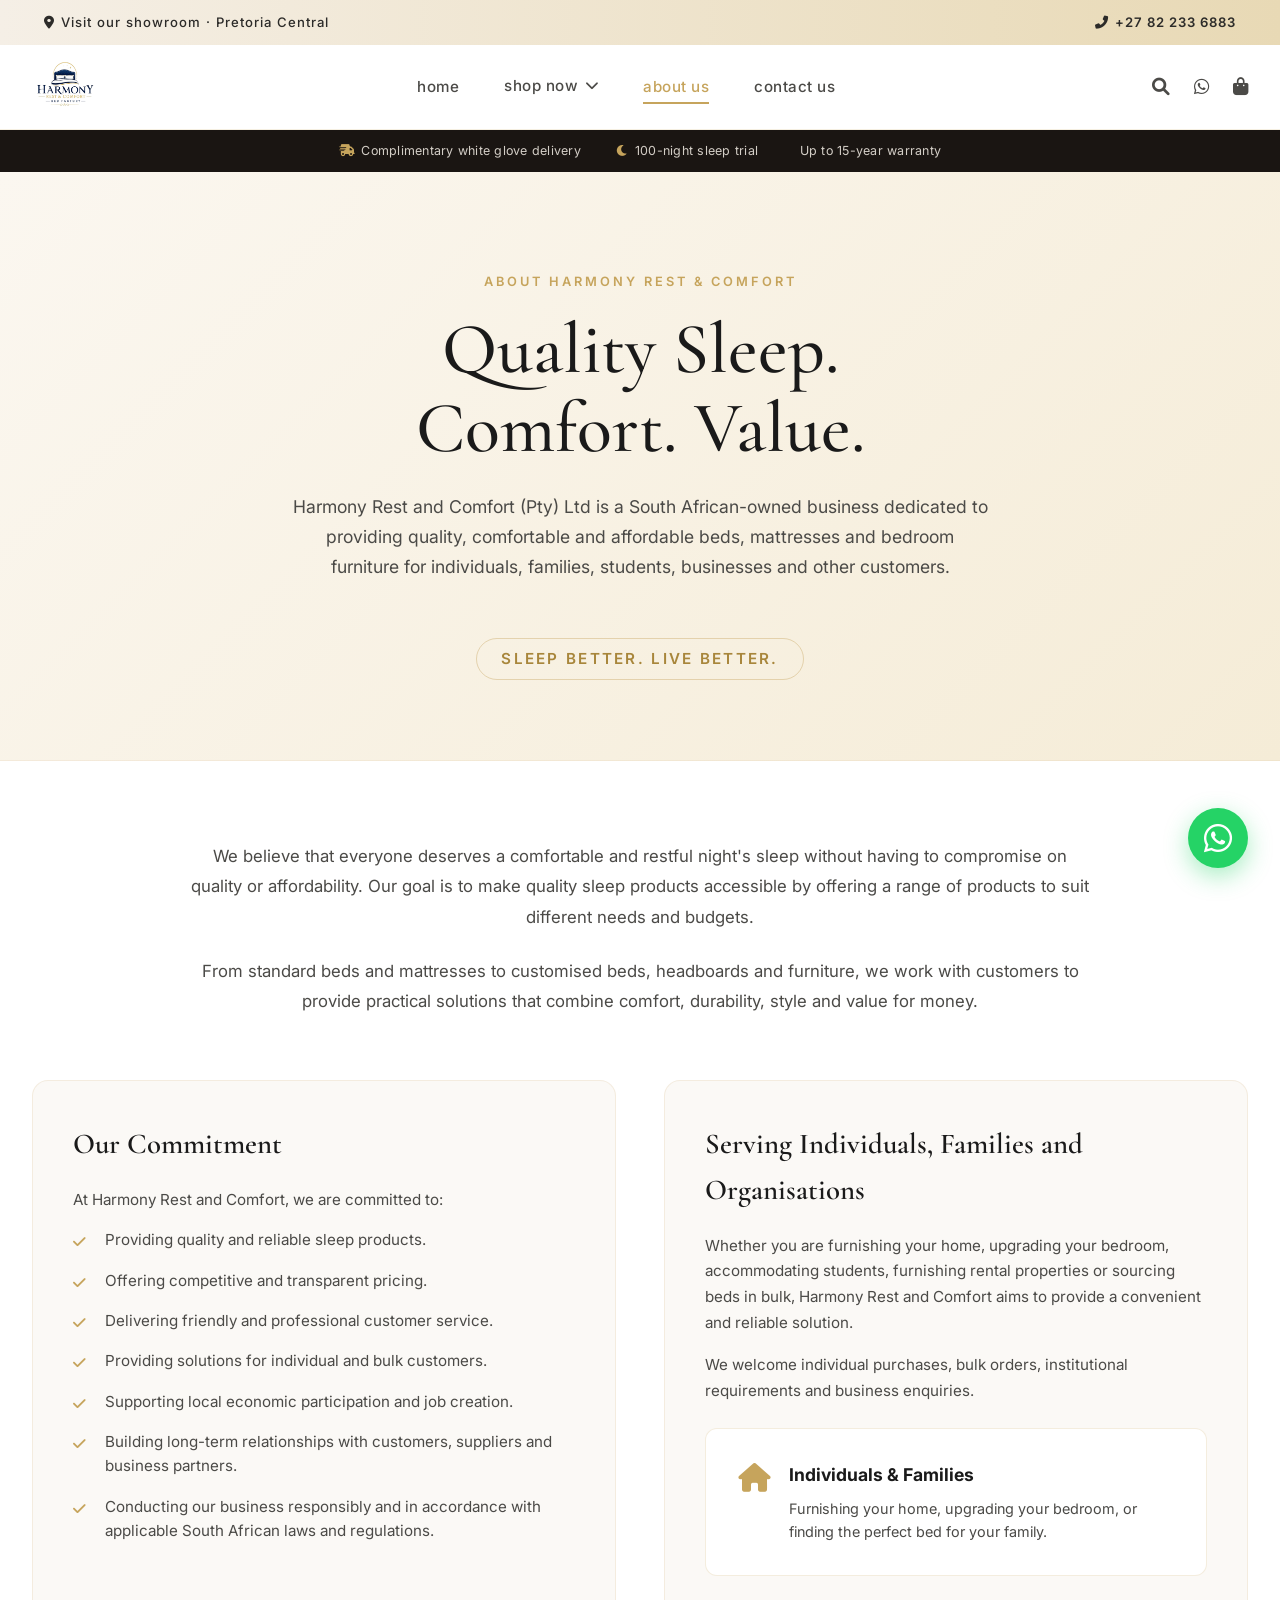
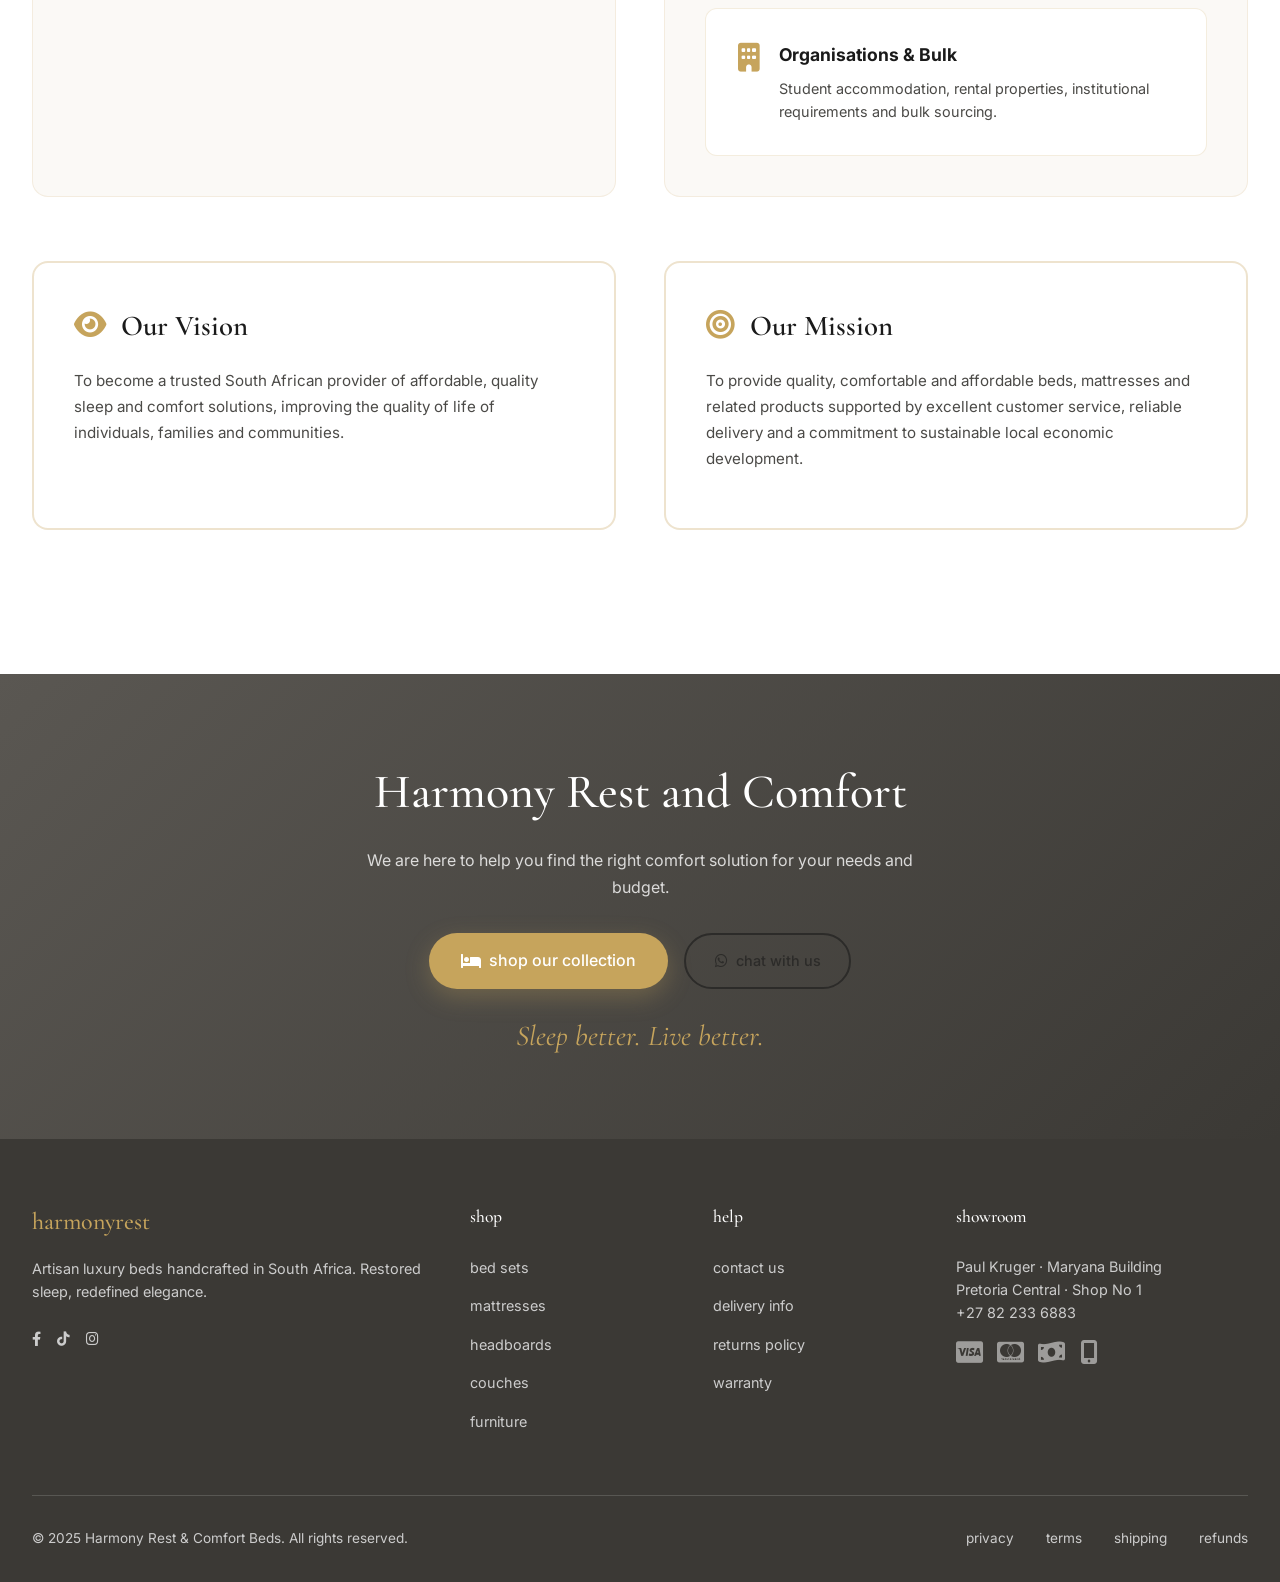
<file: harmonybeds/about.html>
<!DOCTYPE html>
<html lang="en">
<head>

  <link rel="icon" type="image/png" sizes="32x32" href="assets/favicon_io/favicon-32x32.png">
  <link rel="icon" type="image/png" sizes="16x16" href="assets/favicon_io/favicon-16x16.png">
  <link rel="apple-touch-icon" sizes="180x180" href="assets/favicon_io/apple-touch-icon.png">
  <link rel="manifest" href="assets/favicon_io/site.webmanifest">
  <meta name="theme-color" content="#C6A45C">

  <meta name="google-site-verification" content="8mqSP0ypPEWGCpImANigYRcEa9i1e_xzQrG6p4oRkgg" />

  <meta charset="UTF-8">
  <meta name="viewport" content="width=device-width, initial-scale=1.0">
  <meta name="description" content="About Harmony Rest & Comfort Beds — South African owned, dedicated to quality, comfortable and affordable beds, mattresses and bedroom furniture.">
  <title>About Us | Harmony Rest & Comfort Beds</title>

  <link href="https://fonts.googleapis.com/css2?family=Cormorant+Garamond:wght@300;400;500;600;700&family=Inter:wght@300;400;500;600;700&display=swap" rel="stylesheet">
  <link rel="stylesheet" href="https://cdnjs.cloudflare.com/ajax/libs/font-awesome/6.0.0-beta3/css/all.min.css">
  <link rel="stylesheet" href="assets/css/styles.css">

  <style>
    /* ============================================================
       NAVBAR STYLING (RESTORED FROM YOUR MASTER STYLESHEET)
       ============================================================ */
    header { position: relative; z-index: 9999; }
    .navbar { position: relative; overflow: visible; }
    .nav-item-dropdown { position: relative; }
    .nav-item-dropdown > a.dropdown-toggle {
      display: flex; align-items: center; gap: 0.5rem; cursor: pointer;
    }
    .nav-item-dropdown > a.dropdown-toggle .fa-chevron-down {
      font-size: 0.85rem; transition: transform 0.3s ease;
    }
    .nav-item-dropdown:hover > a.dropdown-toggle .fa-chevron-down {
      transform: rotate(180deg);
    }
    .dropdown-menu {
      position: absolute; top: 100%; left: 50%;
      transform: translateX(-50%) translateY(10px);
      min-width: 320px; background: #ffffff; border-radius: 14px;
      box-shadow: 0 20px 60px rgba(0, 0, 0, 0.15), 0 0 0 1px rgba(198, 164, 92, 0.12);
      padding: 0.8rem 0; opacity: 0; visibility: hidden;
      transition: all 0.3s cubic-bezier(0.4, 0, 0.2, 1);
      z-index: 10000; list-style: none; margin: 0; pointer-events: none;
    }
    .nav-item-dropdown:hover .dropdown-menu,
    .nav-item-dropdown.open .dropdown-menu {
      opacity: 1; visibility: visible;
      transform: translateX(-50%) translateY(0); pointer-events: auto;
    }
    .dropdown-menu li { margin: 0; padding: 0; }
    .dropdown-menu li a {
      display: block; padding: 0.85rem 1.8rem;
      font-family: 'Inter', sans-serif; font-size: 1.05rem;
      font-weight: 500; color: #1a1a2e; text-decoration: none;
      transition: all 0.22s ease; letter-spacing: 0.3px;
      border-left: 3px solid transparent; line-height: 1.4;
    }
    .dropdown-menu li a:hover {
      background: #faf7f0; color: #C6A45C;
      border-left-color: #C6A45C; padding-left: 2.1rem;
    }
    .dropdown-divider {
      height: 1px; background: rgba(198, 164, 92, 0.18);
      margin: 0.5rem 1.4rem; list-style: none;
    }
    @media (max-width: 992px) {
      .dropdown-menu {
        position: static; transform: none !important;
        opacity: 1 !important; visibility: visible !important;
        pointer-events: auto !important; box-shadow: none;
        background: rgba(255, 255, 255, 0.05); border-radius: 10px;
        margin: 0.4rem 0 0.6rem 0.8rem; padding: 0.4rem 0;
        min-width: 0; width: calc(100% - 1.6rem);
        display: none; border: 1px solid rgba(198, 164, 92, 0.15);
        max-height: 0; overflow: hidden;
        transition: max-height 0.4s ease, padding 0.3s ease;
      }
      .nav-item-dropdown.open .dropdown-menu {
        display: block; max-height: 800px; padding: 0.4rem 0;
      }
      .nav-item-dropdown > a.dropdown-toggle .fa-chevron-down {
        font-size: 1rem; margin-left: auto;
      }
      .nav-item-dropdown.open > a.dropdown-toggle .fa-chevron-down {
        transform: rotate(180deg);
      }
      .dropdown-menu li a {
        color: rgba(255, 255, 255, 0.92); font-size: 1rem;
        font-weight: 500; padding: 0.85rem 1.4rem;
        border-left: 3px solid transparent; letter-spacing: 0.3px;
      }
      .dropdown-menu li a:hover,
      .dropdown-menu li a:active {
        background: rgba(198, 164, 92, 0.15); color: #C6A45C;
        border-left-color: #C6A45C; padding-left: 1.7rem;
      }
      .dropdown-divider { background: rgba(255, 255, 255, 0.1); margin: 0.4rem 1rem; }
      .nav-links { z-index: 10001; }
      .nav-item-dropdown { width: 100%; }
    }
    @media (max-width: 480px) {
      .dropdown-menu li a { font-size: 0.98rem; padding: 0.8rem 1.2rem; }
    }

    /* ============================================================
       ABOUT PAGE SPECIFIC STYLES
       ============================================================ */
    .about-hero {
      background: linear-gradient(135deg, #FBF7F0 0%, #F5ECD7 100%);
      padding: 6rem 0 5rem;
      text-align: center;
      border-bottom: 1px solid rgba(198,164,92,0.15);
    }
    .about-hero .section-subtitle {
      font-size: 0.8rem;
      letter-spacing: 3px;
      text-transform: uppercase;
      color: #C6A45C;
      font-weight: 600;
    }
    .about-hero h1 {
      font-family: 'Cormorant Garamond', serif;
      font-size: clamp(2.8rem, 6vw, 4.5rem);
      font-weight: 500;
      color: #1a1a1a;
      margin: 1rem 0 1.5rem;
      line-height: 1.1;
    }
    .about-hero p {
      font-family: 'Inter', sans-serif;
      font-size: 1.1rem;
      color: #4B4A47;
      max-width: 700px;
      margin: 0 auto 2rem;
      line-height: 1.7;
    }
    .about-hero .hero-tagline {
      font-family: 'Inter', sans-serif;
      font-size: 0.95rem;
      font-weight: 600;
      letter-spacing: 0.15em;
      text-transform: uppercase;
      color: #A8863B;
      margin-top: 1.5rem;
      display: inline-block;
      padding: 0.5rem 1.5rem;
      border: 1px solid rgba(198,164,92,0.4);
      border-radius: 999px;
    }

    .about-content {
      padding: 5rem 0;
      background: #fff;
    }

    .about-intro {
      max-width: 900px;
      margin: 0 auto 4rem;
      text-align: center;
    }
    .about-intro p {
      font-family: 'Inter', sans-serif;
      font-size: 1.05rem;
      line-height: 1.8;
      color: #4B4A47;
      margin-bottom: 1.5rem;
    }

    .about-grid-2 {
      display: grid;
      grid-template-columns: 1fr 1fr;
      gap: 3rem;
      align-items: start;
      margin-bottom: 4rem;
    }

    .about-card {
      background: #FBF9F6;
      border-radius: 16px;
      padding: 2.5rem;
      border: 1px solid rgba(198,164,92,0.15);
      height: 100%;
    }
    .about-card h3 {
      font-family: 'Cormorant Garamond', serif;
      font-size: 1.8rem;
      font-weight: 600;
      color: #1a1a1a;
      margin-bottom: 1.2rem;
    }
    .about-card p {
      font-family: 'Inter', sans-serif;
      font-size: 0.95rem;
      line-height: 1.7;
      color: #4B4A47;
      margin-bottom: 1rem;
    }

    .commitment-list {
      list-style: none;
      padding: 0;
      margin: 0;
    }
    .commitment-list li {
      position: relative;
      padding-left: 2rem;
      margin-bottom: 1rem;
      font-family: 'Inter', sans-serif;
      font-size: 0.95rem;
      line-height: 1.6;
      color: #4B4A47;
    }
    .commitment-list li::before {
      content: '\f00c';
      font-family: 'Font Awesome 6 Free';
      font-weight: 900;
      position: absolute;
      left: 0;
      top: 2px;
      color: #C6A45C;
      font-size: 0.9rem;
    }

    .about-serve-section {
      background: #FBF9F6;
      padding: 5rem 0;
      border-top: 1px solid rgba(198,164,92,0.15);
      border-bottom: 1px solid rgba(198,164,92,0.15);
    }

    .about-serve-grid {
      display: grid;
      grid-template-columns: 1fr 1fr;
      gap: 2rem;
      margin-top: 2rem;
    }
    .about-serve-item {
      background: #fff;
      padding: 2rem;
      border-radius: 12px;
      border: 1px solid rgba(198,164,92,0.2);
      display: flex;
      gap: 1.2rem;
      align-items: flex-start;
    }
    .about-serve-item i {
      font-size: 1.8rem;
      color: #C6A45C;
      flex-shrink: 0;
      margin-top: 0.2rem;
    }
    .about-serve-item h4 {
      font-family: 'Inter', sans-serif;
      font-size: 1.1rem;
      font-weight: 700;
      color: #1a1a1a;
      margin-bottom: 0.5rem;
    }
    .about-serve-item p {
      font-family: 'Inter', sans-serif;
      font-size: 0.9rem;
      line-height: 1.6;
      color: #4B4A47;
      margin: 0;
    }

    .about-closing {
      padding: 5rem 0;
      background: linear-gradient(135deg, #5A5752 0%, #3B3935 100%);
      text-align: center;
      color: #fff;
    }
    .about-closing h2 {
      font-family: 'Cormorant Garamond', serif;
      font-size: clamp(2rem, 4vw, 3rem);
      font-weight: 500;
      margin-bottom: 1rem;
      color: #fff;
    }
    .about-closing p {
      font-family: 'Inter', sans-serif;
      font-size: 1rem;
      color: rgba(255,255,255,0.8);
      max-width: 600px;
      margin: 0 auto 2rem;
      line-height: 1.7;
    }
    .about-closing .closing-tagline {
      font-family: 'Cormorant Garamond', serif;
      font-size: 1.8rem;
      color: #C6A45C;
      font-style: italic;
      margin-top: 1.5rem;
    }

    @media (max-width: 900px) {
      .about-grid-2 { grid-template-columns: 1fr; gap: 2rem; }
      .about-serve-grid { grid-template-columns: 1fr; }
      .about-hero { padding: 4rem 0 3rem; }
      .about-content { padding: 3.5rem 0; }
      .about-serve-section { padding: 3.5rem 0; }
      .about-closing { padding: 3.5rem 0; }
      .about-card { padding: 1.8rem; }
    }
    @media (max-width: 520px) {
      .about-hero h1 { font-size: 2.2rem; }
      .about-hero p { font-size: 0.95rem; }
      .about-intro p { font-size: 0.95rem; }
      .about-card h3 { font-size: 1.5rem; }
      .about-serve-item { flex-direction: column; gap: 0.8rem; }
    }
  </style>
</head>
<body>

  <div class="scroll-progress" id="scrollProgress"></div>

  <div class="announcement-bar">
    <div class="container announcement-inner">
      <span><i class="fas fa-map-marker-alt"></i> Visit our showroom · Pretoria Central</span>
      <a href="tel:+27822336883" class="announcement-phone">
        <i class="fas fa-phone-alt"></i> +27 82 233 6883
      </a>
    </div>
  </div>

  <header>
    <div class="container">
      <nav class="navbar">
        <a href="index.html" class="logo">
          <img src="assets/image-logo.png" alt="Harmony Rest Logo" class="logo-img">
        </a>
        <button class="mobile-menu-btn" id="mobileMenuBtn"><i class="fas fa-bars"></i></button>
        <ul class="nav-links" id="navLinks">
          <li><a href="index.html">home</a></li>

          <!-- ===== SHOP NOW DROPDOWN — CORRECT URLs ===== -->
          <li class="nav-item-dropdown" id="shopDropdown">
            <a href="products.html" class="dropdown-toggle">
              shop now
              <i class="fas fa-chevron-down"></i>
            </a>
            <ul class="dropdown-menu">
              <li><a href="products.html?category=bed&filter=mattress">Mattresses</a></li>
              <li><a href="products.html?category=bed&filter=set">Bed Sets</a></li>
              <li><a href="products.html?category=bed&filter=base">Bed Bases</a></li>
              <li class="dropdown-divider"></li>
              <li><a href="products.html?category=bed&filter=standard-base">Standard Bases</a></li>
              <li><a href="products.html?category=bed&filter=storage-base">Storage Bases &amp; Combos</a></li>
              <li><a href="products.html?category=bed&filter=drawers">Base with Drawers</a></li>
              <li><a href="products.html?category=bed&filter=steel-base">Steel Bases</a></li>
              <li class="dropdown-divider"></li>
              <li><a href="products.html?category=bed&filter=topper">Mattress Toppers</a></li>
              <li><a href="products.html?category=furniture">Furniture</a></li>
              <li><a href="products.html?category=bed&filter=student">Student Accommodation</a></li>
              <li><a href="products.html?category=bed&filter=bunk">Bunk Beds</a></li>
              <li><a href="products.html?category=all&filter=promo">Promotions</a></li>
            </ul>
          </li>

          <li><a href="about.html" class="active">about us</a></li>
          <li><a href="index.html#categories">contact us</a></li>
          
        </ul>
        <div class="nav-icons">
          <a href="products.html" aria-label="Search"><i class="fas fa-search"></i></a>
          <a href="https://wa.me/27822336883" target="_blank" aria-label="WhatsApp"><i class="fab fa-whatsapp"></i></a>
          <a href="https://wa.me/27822336883?text=Hi%20Harmony%20Rest%2C%20I%27d%20like%20to%20place%20an%20order" target="_blank" aria-label="Order" class="nav-cart">
            <i class="fas fa-shopping-bag"></i>
          </a>
        </div>
      </nav>
    </div>
  </header>

  <div class="sub-bar">
    <div class="container">
      <span><i class="fas fa-truck-fast"></i> Complimentary white glove delivery</span>
      <span><i class="fas fa-moon"></i> 100-night sleep trial</span>
      <span><i class="fas fa-shield-halved"></i> Up to 15-year warranty</span>
    </div>
  </div>

  <main>

    <!-- ABOUT HERO -->
    <section class="about-hero">
      <div class="container">
        <span class="section-subtitle">about harmony rest &amp; comfort</span>
        <h1>Quality Sleep.<br>Comfort. Value.</h1>
        <p>Harmony Rest and Comfort (Pty) Ltd is a South African-owned business dedicated to providing quality, comfortable and affordable beds, mattresses and bedroom furniture for individuals, families, students, businesses and other customers.</p>
        <span class="hero-tagline">Sleep better. Live better.</span>
      </div>
    </section>

    <!-- ABOUT CONTENT -->
    <section class="about-content">
      <div class="container">

        <!-- INTRO -->
        <div class="about-intro">
          <p>We believe that everyone deserves a comfortable and restful night's sleep without having to compromise on quality or affordability. Our goal is to make quality sleep products accessible by offering a range of products to suit different needs and budgets.</p>
          <p>From standard beds and mattresses to customised beds, headboards and furniture, we work with customers to provide practical solutions that combine comfort, durability, style and value for money.</p>
        </div>

        <!-- OUR COMMITMENT & WHO WE SERVE -->
        <div class="about-grid-2">
          
          <!-- Commitment Card -->
          <div class="about-card">
            <h3>Our Commitment</h3>
            <p>At Harmony Rest and Comfort, we are committed to:</p>
            <ul class="commitment-list">
              <li>Providing quality and reliable sleep products.</li>
              <li>Offering competitive and transparent pricing.</li>
              <li>Delivering friendly and professional customer service.</li>
              <li>Providing solutions for individual and bulk customers.</li>
              <li>Supporting local economic participation and job creation.</li>
              <li>Building long-term relationships with customers, suppliers and business partners.</li>
              <li>Conducting our business responsibly and in accordance with applicable South African laws and regulations.</li>
            </ul>
          </div>

          <!-- Who We Serve Card -->
          <div class="about-card">
            <h3>Serving Individuals, Families and Organisations</h3>
            <p>Whether you are furnishing your home, upgrading your bedroom, accommodating students, furnishing rental properties or sourcing beds in bulk, Harmony Rest and Comfort aims to provide a convenient and reliable solution.</p>
            <p>We welcome individual purchases, bulk orders, institutional requirements and business enquiries.</p>
            <div class="about-serve-grid" style="grid-template-columns: 1fr; margin-top: 1.5rem;">
              <div class="about-serve-item">
                <i class="fas fa-home"></i>
                <div>
                  <h4>Individuals &amp; Families</h4>
                  <p>Furnishing your home, upgrading your bedroom, or finding the perfect bed for your family.</p>
                </div>
              </div>
              <div class="about-serve-item">
                <i class="fas fa-building"></i>
                <div>
                  <h4>Organisations &amp; Bulk</h4>
                  <p>Student accommodation, rental properties, institutional requirements and bulk sourcing.</p>
                </div>
              </div>
            </div>
          </div>

        </div>

        <!-- VISION & MISSION -->
        <div class="about-grid-2">
          
          <div class="about-card" style="background: #fff; border: 2px solid rgba(198,164,92,0.3);">
            <h3><i class="fas fa-eye" style="color: #C6A45C; margin-right: 0.5rem;"></i> Our Vision</h3>
            <p>To become a trusted South African provider of affordable, quality sleep and comfort solutions, improving the quality of life of individuals, families and communities.</p>
          </div>

          <div class="about-card" style="background: #fff; border: 2px solid rgba(198,164,92,0.3);">
            <h3><i class="fas fa-bullseye" style="color: #C6A45C; margin-right: 0.5rem;"></i> Our Mission</h3>
            <p>To provide quality, comfortable and affordable beds, mattresses and related products supported by excellent customer service, reliable delivery and a commitment to sustainable local economic development.</p>
          </div>

        </div>

      </div>
    </section>

    <!-- CLOSING CTA -->
    <section class="about-closing">
      <div class="container">
        <h2>Harmony Rest and Comfort</h2>
        <p>We are here to help you find the right comfort solution for your needs and budget.</p>
        <div class="showroom-actions" style="justify-content: center; display: flex; gap: 1rem; flex-wrap: wrap;">
          <a href="products.html" class="btn-primary"><i class="fas fa-bed"></i> shop our collection</a>
          <a href="https://wa.me/27822336883?text=Hi%20Harmony%20Rest%2C%20I%27d%20like%20to%20learn%20more%20about%20your%20products" target="_blank" class="btn-outline-dark"><i class="fab fa-whatsapp"></i> chat with us</a>
        </div>
        <div class="closing-tagline">Sleep better. Live better.</div>
      </div>
    </section>

  </main>

  <footer>
    <div class="container">
      <div class="footer-grid">
        <div class="footer-col">
          <div class="footer-logo"><span>harmony<span>rest</span></span></div>
          <p>Artisan luxury beds handcrafted in South Africa. Restored sleep, redefined elegance.</p>
          <div class="social-links">
            <a href="https://www.facebook.com/share/18oNGWFW1V/" target="_blank" aria-label="Facebook"><i class="fab fa-facebook-f"></i></a>
            <a href="https://www.tiktok.com/@harmony.restcomfo?_r=1&_t=ZS-96tmphqoLB4" target="_blank" aria-label="TikTok"><i class="fab fa-tiktok"></i></a>
            <a href="https://www.instagram.com/harmonyrestandcomfort?igsh=MW1oOHIyMjh3bnExdQ==" target="_blank" aria-label="Instagram"><i class="fab fa-instagram"></i></a>
          </div>
        </div>
        <div class="footer-col"><h4>shop</h4><ul><li><a href="products.html?category=bed&filter=set">bed sets</a></li><li><a href="products.html?category=bed&filter=mattress">mattresses</a></li><li><a href="products.html?category=headboard">headboards</a></li><li><a href="products.html?category=couch">couches</a></li><li><a href="products.html?category=furniture">furniture</a></li></ul></div>
        <div class="footer-col"><h4>help</h4><ul><li><a href="https://wa.me/27822336883">contact us</a></li><li><a href="https://wa.me/27822336883">delivery info</a></li><li><a href="https://wa.me/27822336883">returns policy</a></li><li><a href="https://wa.me/27822336883">warranty</a></li></ul></div>
        <div class="footer-col">
          <h4>showroom</h4>
          <p>Paul Kruger · Maryana Building<br>Pretoria Central · Shop No 1<br><a href="tel:+27822336883">+27 82 233 6883</a></p>
          <div class="payment-icons">
            <i class="fab fa-cc-visa" title="Visa"></i>
            <i class="fab fa-cc-mastercard" title="Mastercard"></i>
            <i class="fas fa-money-bill-wave" title="Cash on delivery"></i>
            <i class="fas fa-mobile-alt" title="EFT / Instant EFT"></i>
          </div>
        </div>
      </div>
      <div class="footer-bottom">
        <p>&copy; 2025 Harmony Rest &amp; Comfort Beds. All rights reserved.</p>
        <div class="footer-links">
          <a href="index.html#policies">privacy</a>
          <a href="index.html#policies">terms</a>
          <a href="index.html#policies">shipping</a>
          <a href="index.html#policies">refunds</a>
        </div>
      </div>
    </div>
  </footer>

  <a href="https://wa.me/27822336883?text=Hello%20Harmony%20Rest%2C%20I%20would%20like%20to%20inquire%20about%20your%20luxury%20beds." class="floating-whatsapp" target="_blank" aria-label="Chat on WhatsApp">
    <i class="fab fa-whatsapp"></i>
  </a>

  <a href="products.html" class="floating-promo" id="floatingPromo" aria-label="Summer sale — shop now">
    <span class="fp-pulse"></span>
    <span class="fp-text">
      <strong>Summer Sale</strong>
      <small>up to 30% off · shop now</small>
    </span>
    <i class="fas fa-arrow-right fp-arrow"></i>
  </a>

  <script>
    // --- SCROLL PROGRESS ---
    (function scrollProgress() {
      const bar = document.getElementById('scrollProgress');
      if (!bar) return;
      let ticking = false;
      const update = () => {
        const h = document.documentElement.scrollHeight - window.innerHeight;
        bar.style.width = (h > 0 ? Math.min((window.scrollY / h) * 100, 100) : 0) + '%';
        ticking = false;
      };
      window.addEventListener('scroll', () => {
        if (!ticking) { requestAnimationFrame(update); ticking = true; }
      }, { passive: true });
      update();
    })();

    // --- FLOATING PROMO ---
    (function floatingPromo() {
      const pill = document.getElementById('floatingPromo');
      if (!pill) return;
      if (sessionStorage.getItem('harmony_promo_dismissed')) return;
      setTimeout(() => pill.classList.add('visible'), 3000);
    })();

    // --- MOBILE MENU ---
    const mobileMenuBtn = document.getElementById('mobileMenuBtn');
    const navLinks = document.getElementById('navLinks');

    mobileMenuBtn.addEventListener('click', () => {
      navLinks.classList.toggle('active');
      const icon = mobileMenuBtn.querySelector('i');
      icon.classList.toggle('fa-bars');
      icon.classList.toggle('fa-times');
      if (!navLinks.classList.contains('active')) {
        document.getElementById('shopDropdown').classList.remove('open');
      }
    });

    // --- DROPDOWN TOGGLE ---
    (function dropdownToggle() {
      const shopItem = document.getElementById('shopDropdown');
      if (!shopItem) return;
      const toggleLink = shopItem.querySelector('.dropdown-toggle');
      toggleLink.addEventListener('click', function(e) {
        if (window.innerWidth <= 992) {
          e.preventDefault();
          e.stopPropagation();
          document.querySelectorAll('.nav-item-dropdown.open').forEach(item => {
            if (item !== shopItem) item.classList.remove('open');
          });
          shopItem.classList.toggle('open');
        }
      });
      document.addEventListener('click', function(e) {
        if (window.innerWidth <= 992) {
          if (!shopItem.contains(e.target)) shopItem.classList.remove('open');
        }
      });
      shopItem.querySelectorAll('.dropdown-menu a').forEach(link => {
        link.addEventListener('click', () => {
          if (window.innerWidth <= 992) {
            shopItem.classList.remove('open');
            navLinks.classList.remove('active');
            const icon = mobileMenuBtn.querySelector('i');
            icon.classList.add('fa-bars');
            icon.classList.remove('fa-times');
          }
        });
      });
      let resizeTimer;
      window.addEventListener('resize', () => {
        clearTimeout(resizeTimer);
        resizeTimer = setTimeout(() => {
          if (window.innerWidth > 992) shopItem.classList.remove('open');
        }, 200);
      });
    })();
  </script>
</body>
</html>
</file>
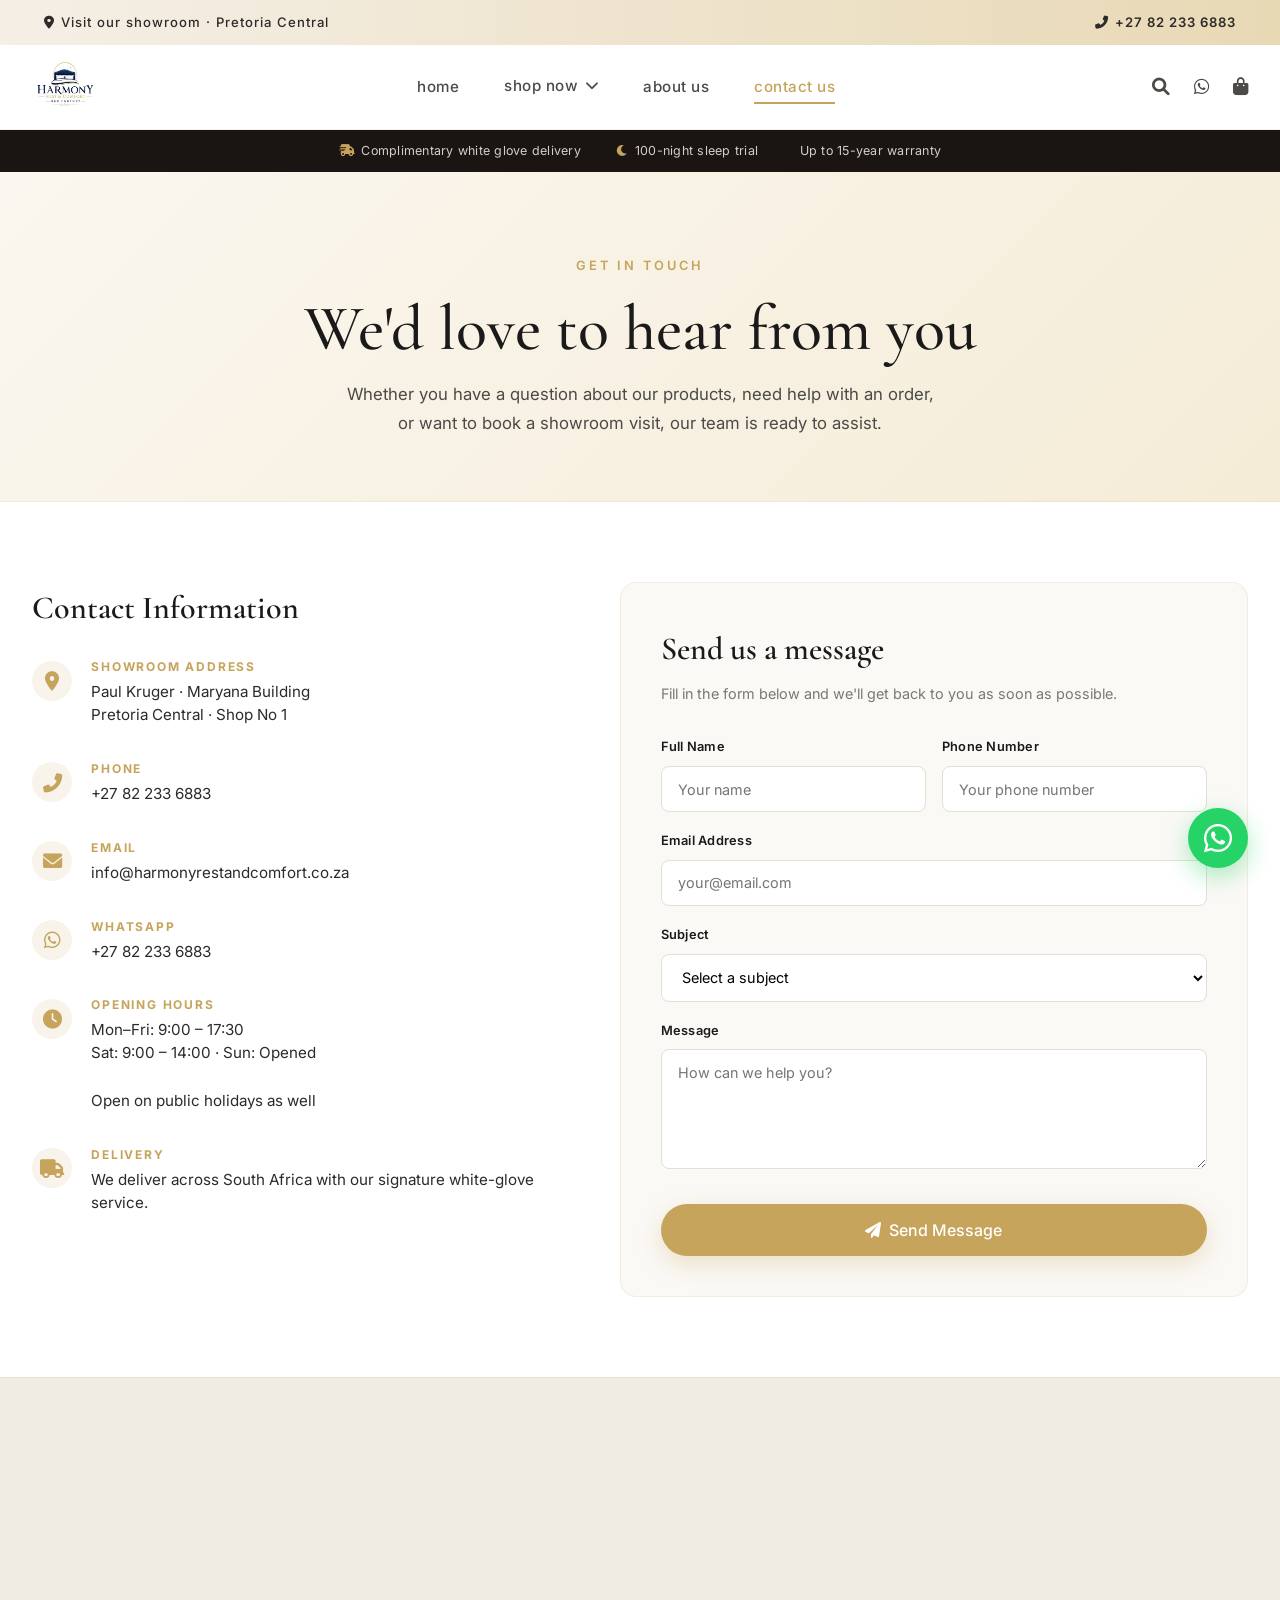
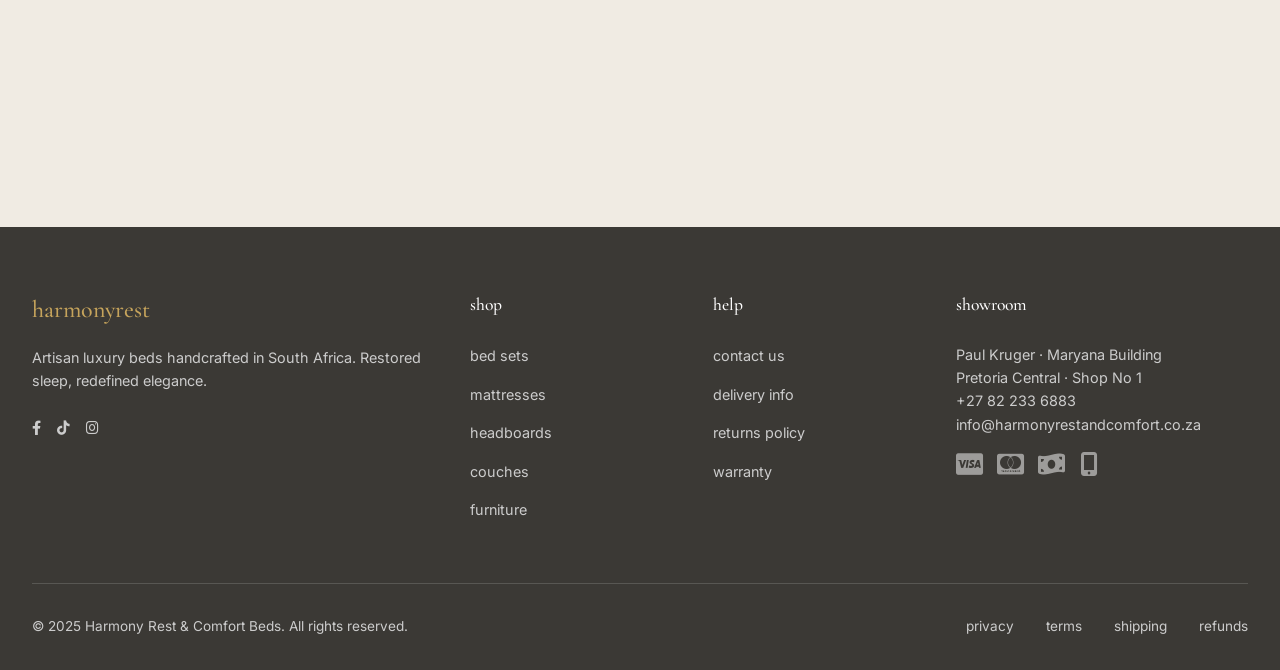
<file: harmonybeds/contact.html>
<!DOCTYPE html>
<html lang="en">
<head>

  <link rel="icon" type="image/png" sizes="32x32" href="assets/favicon_io/favicon-32x32.png">
  <link rel="icon" type="image/png" sizes="16x16" href="assets/favicon_io/favicon-16x16.png">
  <link rel="apple-touch-icon" sizes="180x180" href="assets/favicon_io/apple-touch-icon.png">
  <link rel="manifest" href="assets/favicon_io/site.webmanifest">
  <meta name="theme-color" content="#C6A45C">

  <meta name="google-site-verification" content="8mqSP0ypPEWGCpImANigYRcEa9i1e_xzQrG6p4oRkgg" />

  <meta charset="UTF-8">
  <meta name="viewport" content="width=device-width, initial-scale=1.0">
  <meta name="description" content="Contact Harmony Rest & Comfort Beds — Visit our Pretoria showroom, call us, or send an email. We're here to help you find your perfect bed.">
  <title>Contact Us | Harmony Rest & Comfort Beds</title>

  <link href="https://fonts.googleapis.com/css2?family=Cormorant+Garamond:wght@300;400;500;600;700&family=Inter:wght@300;400;500;600;700&display=swap" rel="stylesheet">
  <link rel="stylesheet" href="https://cdnjs.cloudflare.com/ajax/libs/font-awesome/6.0.0-beta3/css/all.min.css">
  <link rel="stylesheet" href="assets/css/styles.css">

  <style>
    /* ============================================================
       NAVBAR STYLING (RESTORED FROM YOUR MASTER STYLESHEET)
       ============================================================ */
    header { position: relative; z-index: 9999; }
    .navbar { position: relative; overflow: visible; }
    .nav-item-dropdown { position: relative; }
    .nav-item-dropdown > a.dropdown-toggle {
      display: flex; align-items: center; gap: 0.5rem; cursor: pointer;
    }
    .nav-item-dropdown > a.dropdown-toggle .fa-chevron-down {
      font-size: 0.85rem; transition: transform 0.3s ease;
    }
    .nav-item-dropdown:hover > a.dropdown-toggle .fa-chevron-down {
      transform: rotate(180deg);
    }
    .dropdown-menu {
      position: absolute; top: 100%; left: 50%;
      transform: translateX(-50%) translateY(10px);
      min-width: 320px; background: #ffffff; border-radius: 14px;
      box-shadow: 0 20px 60px rgba(0, 0, 0, 0.15), 0 0 0 1px rgba(198, 164, 92, 0.12);
      padding: 0.8rem 0; opacity: 0; visibility: hidden;
      transition: all 0.3s cubic-bezier(0.4, 0, 0.2, 1);
      z-index: 10000; list-style: none; margin: 0; pointer-events: none;
    }
    .nav-item-dropdown:hover .dropdown-menu,
    .nav-item-dropdown.open .dropdown-menu {
      opacity: 1; visibility: visible;
      transform: translateX(-50%) translateY(0); pointer-events: auto;
    }
    .dropdown-menu li { margin: 0; padding: 0; }
    .dropdown-menu li a {
      display: block; padding: 0.85rem 1.8rem;
      font-family: 'Inter', sans-serif; font-size: 1.05rem;
      font-weight: 500; color: #1a1a2e; text-decoration: none;
      transition: all 0.22s ease; letter-spacing: 0.3px;
      border-left: 3px solid transparent; line-height: 1.4;
    }
    .dropdown-menu li a:hover {
      background: #faf7f0; color: #C6A45C;
      border-left-color: #C6A45C; padding-left: 2.1rem;
    }
    .dropdown-divider {
      height: 1px; background: rgba(198, 164, 92, 0.18);
      margin: 0.5rem 1.4rem; list-style: none;
    }
    @media (max-width: 992px) {
      .dropdown-menu {
        position: static; transform: none !important;
        opacity: 1 !important; visibility: visible !important;
        pointer-events: auto !important; box-shadow: none;
        background: rgba(255, 255, 255, 0.05); border-radius: 10px;
        margin: 0.4rem 0 0.6rem 0.8rem; padding: 0.4rem 0;
        min-width: 0; width: calc(100% - 1.6rem);
        display: none; border: 1px solid rgba(198, 164, 92, 0.15);
        max-height: 0; overflow: hidden;
        transition: max-height 0.4s ease, padding 0.3s ease;
      }
      .nav-item-dropdown.open .dropdown-menu {
        display: block; max-height: 800px; padding: 0.4rem 0;
      }
      .nav-item-dropdown > a.dropdown-toggle .fa-chevron-down {
        font-size: 1rem; margin-left: auto;
      }
      .nav-item-dropdown.open > a.dropdown-toggle .fa-chevron-down {
        transform: rotate(180deg);
      }
      .dropdown-menu li a {
        color: rgba(255, 255, 255, 0.92); font-size: 1rem;
        font-weight: 500; padding: 0.85rem 1.4rem;
        border-left: 3px solid transparent; letter-spacing: 0.3px;
      }
      .dropdown-menu li a:hover,
      .dropdown-menu li a:active {
        background: rgba(198, 164, 92, 0.15); color: #C6A45C;
        border-left-color: #C6A45C; padding-left: 1.7rem;
      }
      .dropdown-divider { background: rgba(255, 255, 255, 0.1); margin: 0.4rem 1rem; }
      .nav-links { z-index: 10001; }
      .nav-item-dropdown { width: 100%; }
    }
    @media (max-width: 480px) {
      .dropdown-menu li a { font-size: 0.98rem; padding: 0.8rem 1.2rem; }
    }

    /* ============================================================
       CONTACT PAGE SPECIFIC STYLES
       ============================================================ */
    .contact-hero {
      background: linear-gradient(135deg, #FBF7F0 0%, #F5ECD7 100%);
      padding: 5rem 0 4rem;
      text-align: center;
      border-bottom: 1px solid rgba(198,164,92,0.15);
    }
    .contact-hero .section-subtitle {
      font-size: 0.8rem;
      letter-spacing: 3px;
      text-transform: uppercase;
      color: #C6A45C;
      font-weight: 600;
    }
    .contact-hero h1 {
      font-family: 'Cormorant Garamond', serif;
      font-size: clamp(2.5rem, 5vw, 4rem);
      font-weight: 500;
      color: #1a1a1a;
      margin: 1rem 0 1rem;
      line-height: 1.1;
    }
    .contact-hero p {
      font-family: 'Inter', sans-serif;
      font-size: 1.05rem;
      color: #4B4A47;
      max-width: 600px;
      margin: 0 auto;
      line-height: 1.7;
    }

    .contact-section {
      padding: 5rem 0;
      background: #fff;
    }

    .contact-grid {
      display: grid;
      grid-template-columns: 1fr 1.2fr;
      gap: 4rem;
      align-items: start;
    }

    /* Contact Details Left Side */
    .contact-details h3 {
      font-family: 'Cormorant Garamond', serif;
      font-size: 2rem;
      font-weight: 600;
      color: #1a1a1a;
      margin-bottom: 1.5rem;
    }
    .contact-detail-item {
      display: flex;
      gap: 1.2rem;
      margin-bottom: 2rem;
      align-items: flex-start;
    }
    .contact-detail-item i {
      font-size: 1.2rem;
      color: #C6A45C;
      width: 40px;
      height: 40px;
      display: flex;
      align-items: center;
      justify-content: center;
      background: rgba(198,164,92,0.12);
      border-radius: 50%;
      flex-shrink: 0;
      margin-top: 0.2rem;
    }
    .contact-detail-item strong {
      display: block;
      font-family: 'Inter', sans-serif;
      font-size: 0.75rem;
      letter-spacing: 0.15em;
      text-transform: uppercase;
      color: #C6A45C;
      margin-bottom: 0.3rem;
    }
    .contact-detail-item p, .contact-detail-item a {
      font-family: 'Inter', sans-serif;
      font-size: 0.95rem;
      color: #2C2B29;
      text-decoration: none;
      line-height: 1.5;
      margin: 0;
    }
    .contact-detail-item a:hover {
      color: #C6A45C;
    }

    /* Contact Form Right Side */
    .contact-form-wrap {
      background: #FBF9F6;
      border-radius: 16px;
      padding: 2.5rem;
      border: 1px solid rgba(198,164,92,0.15);
    }
    .contact-form-wrap h3 {
      font-family: 'Cormorant Garamond', serif;
      font-size: 2rem;
      font-weight: 600;
      color: #1a1a1a;
      margin-bottom: 0.5rem;
    }
    .contact-form-wrap > p {
      font-family: 'Inter', sans-serif;
      font-size: 0.9rem;
      color: #7A7875;
      margin-bottom: 2rem;
    }

    .form-group {
      margin-bottom: 1.2rem;
    }
    .form-group label {
      display: block;
      font-family: 'Inter', sans-serif;
      font-size: 0.8rem;
      font-weight: 600;
      color: #1a1a1a;
      margin-bottom: 0.5rem;
      letter-spacing: 0.02em;
    }
    .form-group input,
    .form-group select,
    .form-group textarea {
      width: 100%;
      padding: 0.85rem 1rem;
      border: 1px solid #e4ded4;
      border-radius: 8px;
      font-family: 'Inter', sans-serif;
      font-size: 0.9rem;
      background: #fff;
      transition: border-color 0.3s ease, box-shadow 0.3s ease;
      box-sizing: border-box;
    }
    .form-group input:focus,
    .form-group select:focus,
    .form-group textarea:focus {
      outline: none;
      border-color: #C6A45C;
      box-shadow: 0 0 0 3px rgba(198,164,92,0.15);
    }
    .form-group textarea {
      resize: vertical;
      min-height: 120px;
    }
    .form-row {
      display: grid;
      grid-template-columns: 1fr 1fr;
      gap: 1rem;
    }
    .contact-form-wrap .btn-primary {
      width: 100%;
      justify-content: center;
      padding: 1rem;
      font-size: 1rem;
      margin-top: 0.5rem;
      cursor: pointer;
      border: none;
    }

    /* Map Section */
    .map-section {
      width: 100%;
      height: 450px;
      background: #f0ebe3;
      border-top: 1px solid rgba(198,164,92,0.15);
    }
    .map-section iframe {
      width: 100%;
      height: 100%;
      border: 0;
      display: block;
    }

    /* Responsive */
    @media (max-width: 900px) {
      .contact-grid {
        grid-template-columns: 1fr;
        gap: 3rem;
      }
      .contact-section { padding: 3.5rem 0; }
      .contact-hero { padding: 3.5rem 0 3rem; }
    }
    @media (max-width: 520px) {
      .form-row { grid-template-columns: 1fr; }
      .contact-form-wrap { padding: 1.5rem; }
      .contact-hero h1 { font-size: 2.2rem; }
      .map-section { height: 350px; }
    }
  </style>
</head>
<body>

  <div class="scroll-progress" id="scrollProgress"></div>

  <div class="announcement-bar">
    <div class="container announcement-inner">
      <span><i class="fas fa-map-marker-alt"></i> Visit our showroom · Pretoria Central</span>
      <a href="tel:+27822336883" class="announcement-phone">
        <i class="fas fa-phone-alt"></i> +27 82 233 6883
      </a>
    </div>
  </div>

  <header>
    <div class="container">
      <nav class="navbar">
        <a href="index.html" class="logo">
          <img src="assets/image-logo.png" alt="Harmony Rest Logo" class="logo-img">
        </a>
        <button class="mobile-menu-btn" id="mobileMenuBtn"><i class="fas fa-bars"></i></button>
        <ul class="nav-links" id="navLinks">
          <li><a href="index.html">home</a></li>

          <!-- ===== SHOP NOW DROPDOWN — CORRECT URLs ===== -->
          <li class="nav-item-dropdown" id="shopDropdown">
            <a href="products.html" class="dropdown-toggle">
              shop now
              <i class="fas fa-chevron-down"></i>
            </a>
            <ul class="dropdown-menu">
              <li><a href="products.html?category=bed&filter=mattress">Mattresses</a></li>
              <li><a href="products.html?category=bed&filter=set">Bed Sets</a></li>
              <li><a href="products.html?category=bed&filter=base">Bed Bases</a></li>
              <li class="dropdown-divider"></li>
              <li><a href="products.html?category=bed&filter=standard-base">Standard Bases</a></li>
              <li><a href="products.html?category=bed&filter=storage-base">Storage Bases &amp; Combos</a></li>
              <li><a href="products.html?category=bed&filter=drawers">Base with Drawers</a></li>
              <li><a href="products.html?category=bed&filter=steel-base">Steel Bases</a></li>
              <li class="dropdown-divider"></li>
              <li><a href="products.html?category=bed&filter=topper">Mattress Toppers</a></li>
              <li><a href="products.html?category=furniture">Furniture</a></li>
              <li><a href="products.html?category=bed&filter=student">Student Accommodation</a></li>
              <li><a href="products.html?category=bed&filter=bunk">Bunk Beds</a></li>
              <li><a href="products.html?category=all&filter=promo">Promotions</a></li>
            </ul>
          </li>

          <li><a href="about.html">about us</a></li>
          <li><a href="contact.html" class="active">contact us</a></li>
          
        </ul>
        <div class="nav-icons">
          <a href="products.html" aria-label="Search"><i class="fas fa-search"></i></a>
          <a href="https://wa.me/27822336883" target="_blank" aria-label="WhatsApp"><i class="fab fa-whatsapp"></i></a>
          <a href="https://wa.me/27822336883?text=Hi%20Harmony%20Rest%2C%20I%27d%20like%20to%20place%20an%20order" target="_blank" aria-label="Order" class="nav-cart">
            <i class="fas fa-shopping-bag"></i>
          </a>
        </div>
      </nav>
    </div>
  </header>

  <div class="sub-bar">
    <div class="container">
      <span><i class="fas fa-truck-fast"></i> Complimentary white glove delivery</span>
      <span><i class="fas fa-moon"></i> 100-night sleep trial</span>
      <span><i class="fas fa-shield-halved"></i> Up to 15-year warranty</span>
    </div>
  </div>

  <main>

    <!-- CONTACT HERO -->
    <section class="contact-hero">
      <div class="container">
        <span class="section-subtitle">get in touch</span>
        <h1>We'd love to hear from you</h1>
        <p>Whether you have a question about our products, need help with an order, or want to book a showroom visit, our team is ready to assist.</p>
      </div>
    </section>

    <!-- CONTACT SECTION -->
    <section class="contact-section">
      <div class="container">
        <div class="contact-grid">
          
          <!-- LEFT: CONTACT DETAILS -->
          <div class="contact-details">
            <h3>Contact Information</h3>
            
            <div class="contact-detail-item">
              <i class="fas fa-map-marker-alt"></i>
              <div>
                <strong>Showroom Address</strong>
                <p>Paul Kruger · Maryana Building<br>Pretoria Central · Shop No 1</p>
              </div>
            </div>

            <div class="contact-detail-item">
              <i class="fas fa-phone-alt"></i>
              <div>
                <strong>Phone</strong>
                <p><a href="tel:+27822336883">+27 82 233 6883</a></p>
              </div>
            </div>

            <div class="contact-detail-item">
              <i class="fas fa-envelope"></i>
              <div>
                <strong>Email</strong>
                <p><a href="mailto:info@harmonyrestandcomfort.co.za">info@harmonyrestandcomfort.co.za</a></p>
              </div>
            </div>

            <div class="contact-detail-item">
              <i class="fab fa-whatsapp"></i>
              <div>
                <strong>WhatsApp</strong>
                <p><a href="https://wa.me/27822336883" target="_blank">+27 82 233 6883</a></p>
              </div>
            </div>

            <div class="contact-detail-item">
              <i class="fas fa-clock"></i>
              <div>
                <strong>Opening Hours</strong>
                <p>Mon–Fri: 9:00 – 17:30<br>Sat: 9:00 – 14:00 · Sun: Opened</p>
                <br>
                <p>Open on public holidays as well</p>
              </div>
            </div>

            <div class="contact-detail-item" style="margin-bottom: 0;">
              <i class="fas fa-truck"></i>
              <div>
                <strong>Delivery</strong>
                <p>We deliver across South Africa with our signature white-glove service.</p>
              </div>
            </div>
          </div>

          <!-- RIGHT: CONTACT FORM -->
          <div class="contact-form-wrap">
            <h3>Send us a message</h3>
            <p>Fill in the form below and we'll get back to you as soon as possible.</p>
            
            <form id="contactForm">
              <div class="form-row">
                <div class="form-group">
                  <label for="name">Full Name</label>
                  <input type="text" id="name" name="name" placeholder="Your name" required>
                </div>
                <div class="form-group">
                  <label for="phone">Phone Number</label>
                  <input type="tel" id="phone" name="phone" placeholder="Your phone number" required>
                </div>
              </div>

              <div class="form-group">
                <label for="email">Email Address</label>
                <input type="email" id="email" name="email" placeholder="your@email.com" required>
              </div>

              <div class="form-group">
                <label for="subject">Subject</label>
                <select id="subject" name="subject" required>
                  <option value="" disabled selected>Select a subject</option>
                  <option value="General Enquiry">General Enquiry</option>
                  <option value="Product Question">Product Question</option>
                  <option value="Order Status">Order Status</option>
                  <option value="Bulk / Institutional Order">Bulk / Institutional Order</option>
                  <option value="Showroom Visit">Showroom Visit</option>
                  <option value="Warranty / Returns">Warranty / Returns</option>
                </select>
              </div>

              <div class="form-group">
                <label for="message">Message</label>
                <textarea id="message" name="message" placeholder="How can we help you?" required></textarea>
              </div>

              <button type="submit" class="btn-primary"><i class="fas fa-paper-plane"></i> Send Message</button>
            </form>
          </div>

        </div>
      </div>
    </section>

    <!-- MAP SECTION -->
    <section class="map-section">
      <iframe src="https://www.google.com/maps?q=Paul%20Kruger%20Street%2C%20Pretoria%20Central&output=embed" loading="lazy" title="Harmony Rest Showroom Location"></iframe>
    </section>

  </main>

  <footer>
    <div class="container">
      <div class="footer-grid">
        <div class="footer-col">
          <div class="footer-logo"><span>harmony<span>rest</span></span></div>
          <p>Artisan luxury beds handcrafted in South Africa. Restored sleep, redefined elegance.</p>
          <div class="social-links">
            <a href="https://www.facebook.com/share/18oNGWFW1V/" target="_blank" aria-label="Facebook"><i class="fab fa-facebook-f"></i></a>
            <a href="https://www.tiktok.com/@harmony.restcomfo?_r=1&_t=ZS-96tmphqoLB4" target="_blank" aria-label="TikTok"><i class="fab fa-tiktok"></i></a>
            <a href="https://www.instagram.com/harmonyrestandcomfort?igsh=MW1oOHIyMjh3bnExdQ==" target="_blank" aria-label="Instagram"><i class="fab fa-instagram"></i></a>
          </div>
        </div>
        <div class="footer-col"><h4>shop</h4><ul><li><a href="products.html?category=bed&filter=set">bed sets</a></li><li><a href="products.html?category=bed&filter=mattress">mattresses</a></li><li><a href="products.html?category=headboard">headboards</a></li><li><a href="products.html?category=couch">couches</a></li><li><a href="products.html?category=furniture">furniture</a></li></ul></div>
        <div class="footer-col"><h4>help</h4><ul><li><a href="contact.html">contact us</a></li><li><a href="https://wa.me/27822336883">delivery info</a></li><li><a href="https://wa.me/27822336883">returns policy</a></li><li><a href="https://wa.me/27822336883">warranty</a></li></ul></div>
        <div class="footer-col">
          <h4>showroom</h4>
          <p>Paul Kruger · Maryana Building<br>Pretoria Central · Shop No 1<br><a href="tel:+27822336883">+27 82 233 6883</a><br><a href="mailto:info@harmonyrestandcomfort.co.za">info@harmonyrestandcomfort.co.za</a></p>
          <div class="payment-icons">
            <i class="fab fa-cc-visa" title="Visa"></i>
            <i class="fab fa-cc-mastercard" title="Mastercard"></i>
            <i class="fas fa-money-bill-wave" title="Cash on delivery"></i>
            <i class="fas fa-mobile-alt" title="EFT / Instant EFT"></i>
          </div>
        </div>
      </div>
      <div class="footer-bottom">
        <p>&copy; 2025 Harmony Rest &amp; Comfort Beds. All rights reserved.</p>
        <div class="footer-links">
          <a href="index.html#policies">privacy</a>
          <a href="index.html#policies">terms</a>
          <a href="index.html#policies">shipping</a>
          <a href="index.html#policies">refunds</a>
        </div>
      </div>
    </div>
  </footer>

  <a href="https://wa.me/27822336883?text=Hello%20Harmony%20Rest%2C%20I%20would%20like%20to%20inquire%20about%20your%20luxury%20beds." class="floating-whatsapp" target="_blank" aria-label="Chat on WhatsApp">
    <i class="fab fa-whatsapp"></i>
  </a>

  <a href="products.html" class="floating-promo" id="floatingPromo" aria-label="Summer sale — shop now">
    <span class="fp-pulse"></span>
    <span class="fp-text">
      <strong>Summer Sale</strong>
      <small>up to 30% off · shop now</small>
    </span>
    <i class="fas fa-arrow-right fp-arrow"></i>
  </a>

  <script>
    // --- SCROLL PROGRESS ---
    (function scrollProgress() {
      const bar = document.getElementById('scrollProgress');
      if (!bar) return;
      let ticking = false;
      const update = () => {
        const h = document.documentElement.scrollHeight - window.innerHeight;
        bar.style.width = (h > 0 ? Math.min((window.scrollY / h) * 100, 100) : 0) + '%';
        ticking = false;
      };
      window.addEventListener('scroll', () => {
        if (!ticking) { requestAnimationFrame(update); ticking = true; }
      }, { passive: true });
      update();
    })();

    // --- FLOATING PROMO ---
    (function floatingPromo() {
      const pill = document.getElementById('floatingPromo');
      if (!pill) return;
      if (sessionStorage.getItem('harmony_promo_dismissed')) return;
      setTimeout(() => pill.classList.add('visible'), 3000);
    })();

    // --- MOBILE MENU ---
    const mobileMenuBtn = document.getElementById('mobileMenuBtn');
    const navLinks = document.getElementById('navLinks');

    mobileMenuBtn.addEventListener('click', () => {
      navLinks.classList.toggle('active');
      const icon = mobileMenuBtn.querySelector('i');
      icon.classList.toggle('fa-bars');
      icon.classList.toggle('fa-times');
      if (!navLinks.classList.contains('active')) {
        document.getElementById('shopDropdown').classList.remove('open');
      }
    });

    // --- DROPDOWN TOGGLE ---
    (function dropdownToggle() {
      const shopItem = document.getElementById('shopDropdown');
      if (!shopItem) return;
      const toggleLink = shopItem.querySelector('.dropdown-toggle');
      toggleLink.addEventListener('click', function(e) {
        if (window.innerWidth <= 992) {
          e.preventDefault();
          e.stopPropagation();
          document.querySelectorAll('.nav-item-dropdown.open').forEach(item => {
            if (item !== shopItem) item.classList.remove('open');
          });
          shopItem.classList.toggle('open');
        }
      });
      document.addEventListener('click', function(e) {
        if (window.innerWidth <= 992) {
          if (!shopItem.contains(e.target)) shopItem.classList.remove('open');
        }
      });
      shopItem.querySelectorAll('.dropdown-menu a').forEach(link => {
        link.addEventListener('click', () => {
          if (window.innerWidth <= 992) {
            shopItem.classList.remove('open');
            navLinks.classList.remove('active');
            const icon = mobileMenuBtn.querySelector('i');
            icon.classList.add('fa-bars');
            icon.classList.remove('fa-times');
          }
        });
      });
      let resizeTimer;
      window.addEventListener('resize', () => {
        clearTimeout(resizeTimer);
        resizeTimer = setTimeout(() => {
          if (window.innerWidth > 992) shopItem.classList.remove('open');
        }, 200);
      });
    })();

    // ============================================================
    // CONTACT FORM SUBMISSION -> SEND TO WHATSAPPle
    
    // Using encodeURIComponent for proper formatting of the full message
    // ============================================================
    document.getElementById('contactForm').addEventListener('submit', function(e) {
      e.preventDefault();
      
      // Get form values
      const name = document.getElementById('name').value.trim();
      const phone = document.getElementById('phone').value.trim();
      const email = document.getElementById('email').value.trim();
      const subject = document.getElementById('subject').value;
      const message = document.getElementById('message').value.trim();

      // Your WhatsApp number (international format, no + sign)
      const whatsappNumber = '27822336883'; 

      // Build a professional, well-formatted message using actual newlines
      const whatsappMessage = 
        "🏠 *HARMONY REST & COMFORT BEDS*\n" +
        "*Website Enquiry*\n" +
        "━━━━━━━━━━━━━━━━━━━━\n\n" +
        "👤 *Customer Details*\n" +
        "*Name:* " + name + "\n" +
        "*Phone:* " + phone + "\n" +
        "*Email:* " + email + "\n\n" +
        "📋 *Enquiry Subject*\n" +
        "*Topic:* " + subject + "\n\n" +
        "💬 *Message*\n" +
        message + "\n\n" +
        "━━━━━━━━━━━━━━━━━━━━\n" +
        "*Sent via website contact form*\n" +
        "*Time:* " + new Date().toLocaleString('en-ZA', { timeZone: 'Africa/Johannesburg' });

      // Properly encode the message for the URL
      const encodedMessage = encodeURIComponent(whatsappMessage);

      // Create the WhatsApp URL
      const whatsappUrl = "https://wa.me/" + whatsappNumber + "?text=" + encodedMessage;

      // Open WhatsApp in a new tab
      window.open(whatsappUrl, '_blank');

      // Reset the form
      this.reset();

      // Show a beautiful confirmation message
      alert('✨ Thank you for your enquiry, ' + name + '!\n\nYour message has been prepared for WhatsApp. Please press "Send" in the WhatsApp window that just opened to complete your enquiry.\n\nWe look forward to assisting you!');
    });
  </script>
</body>
</html>
</file>
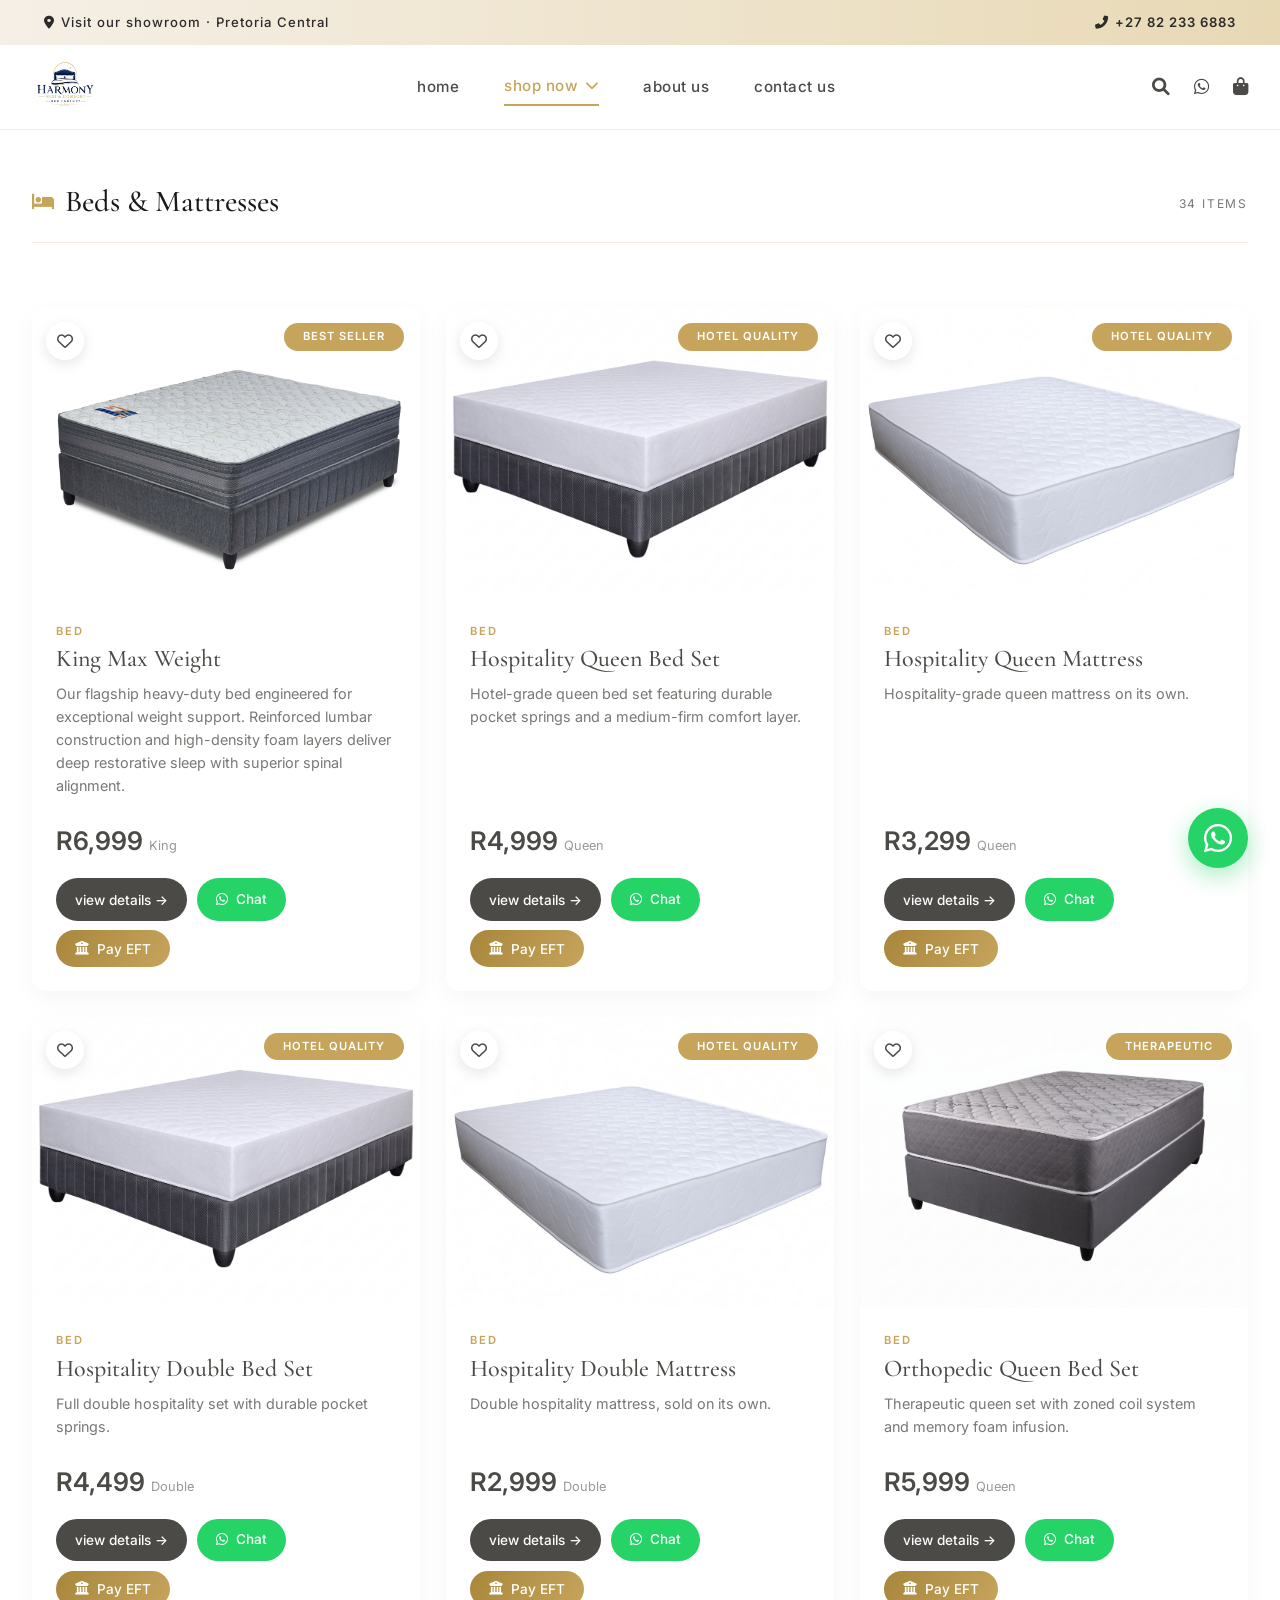
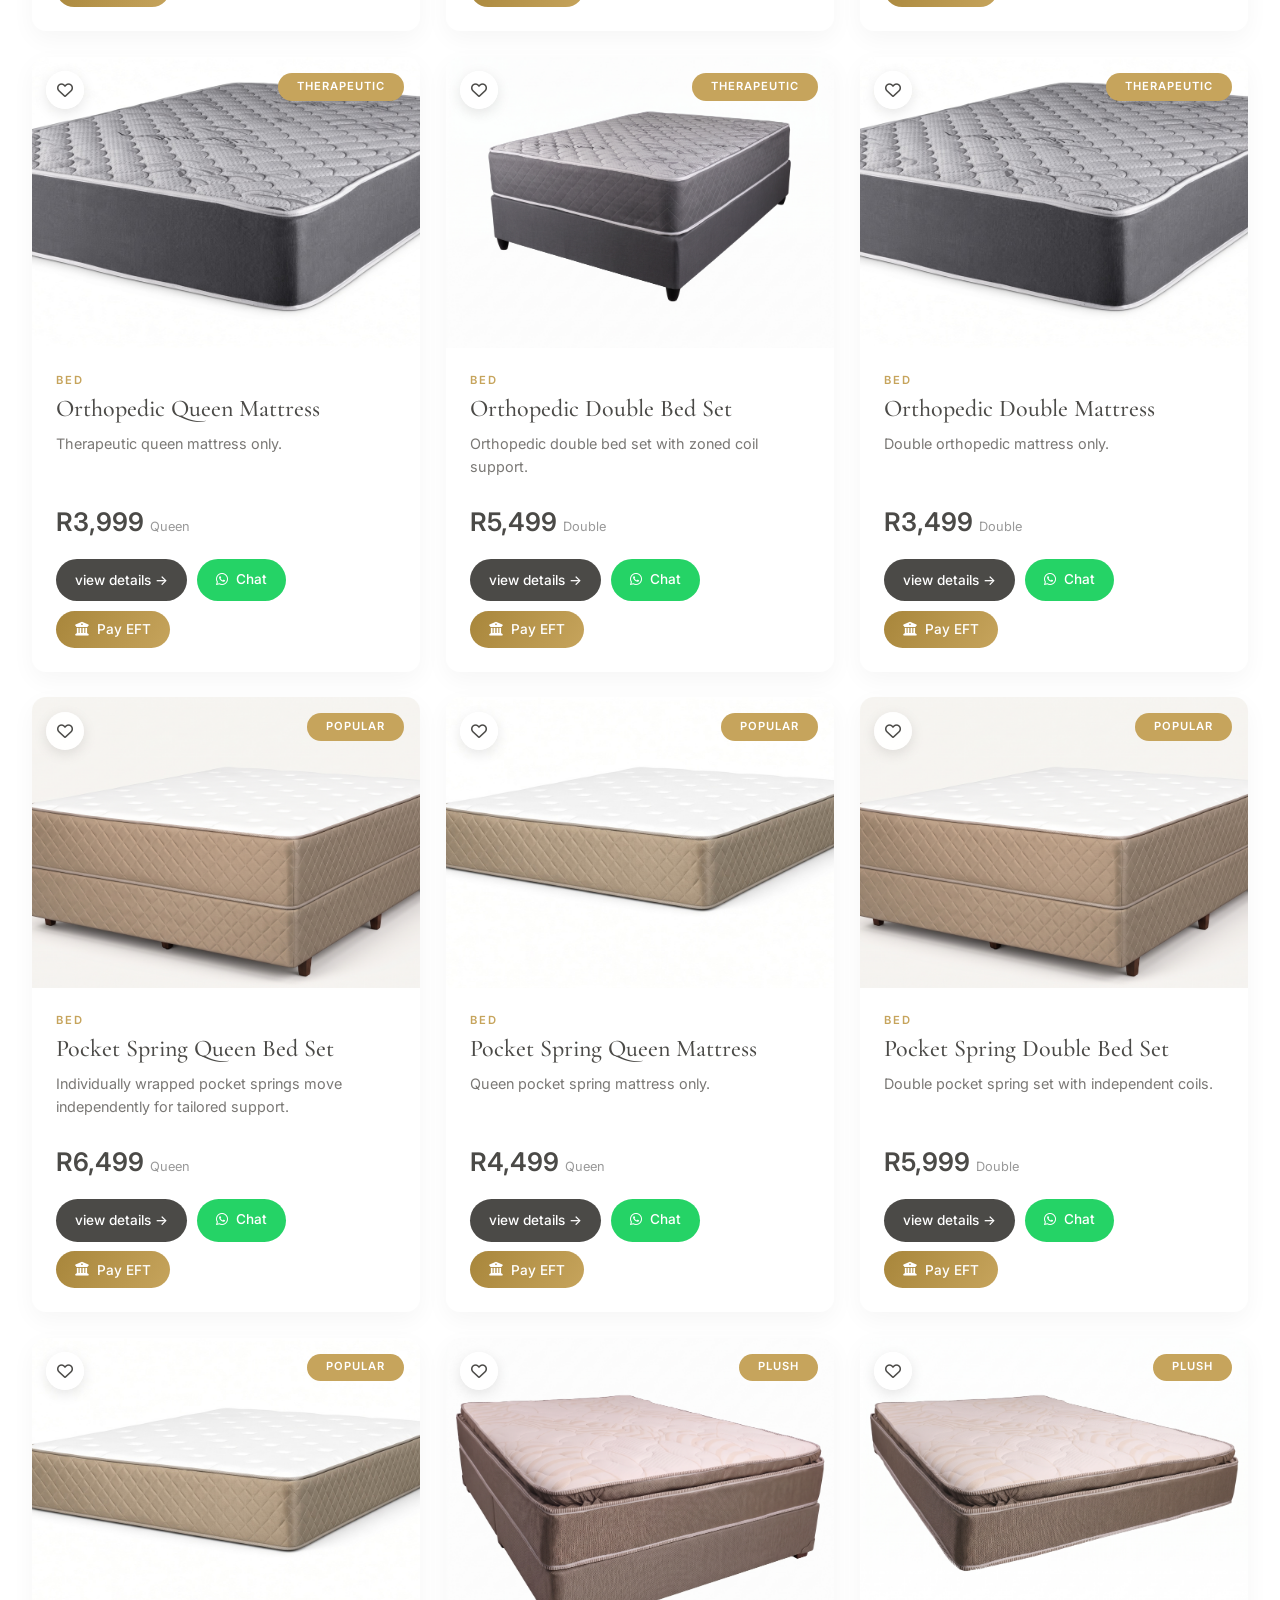
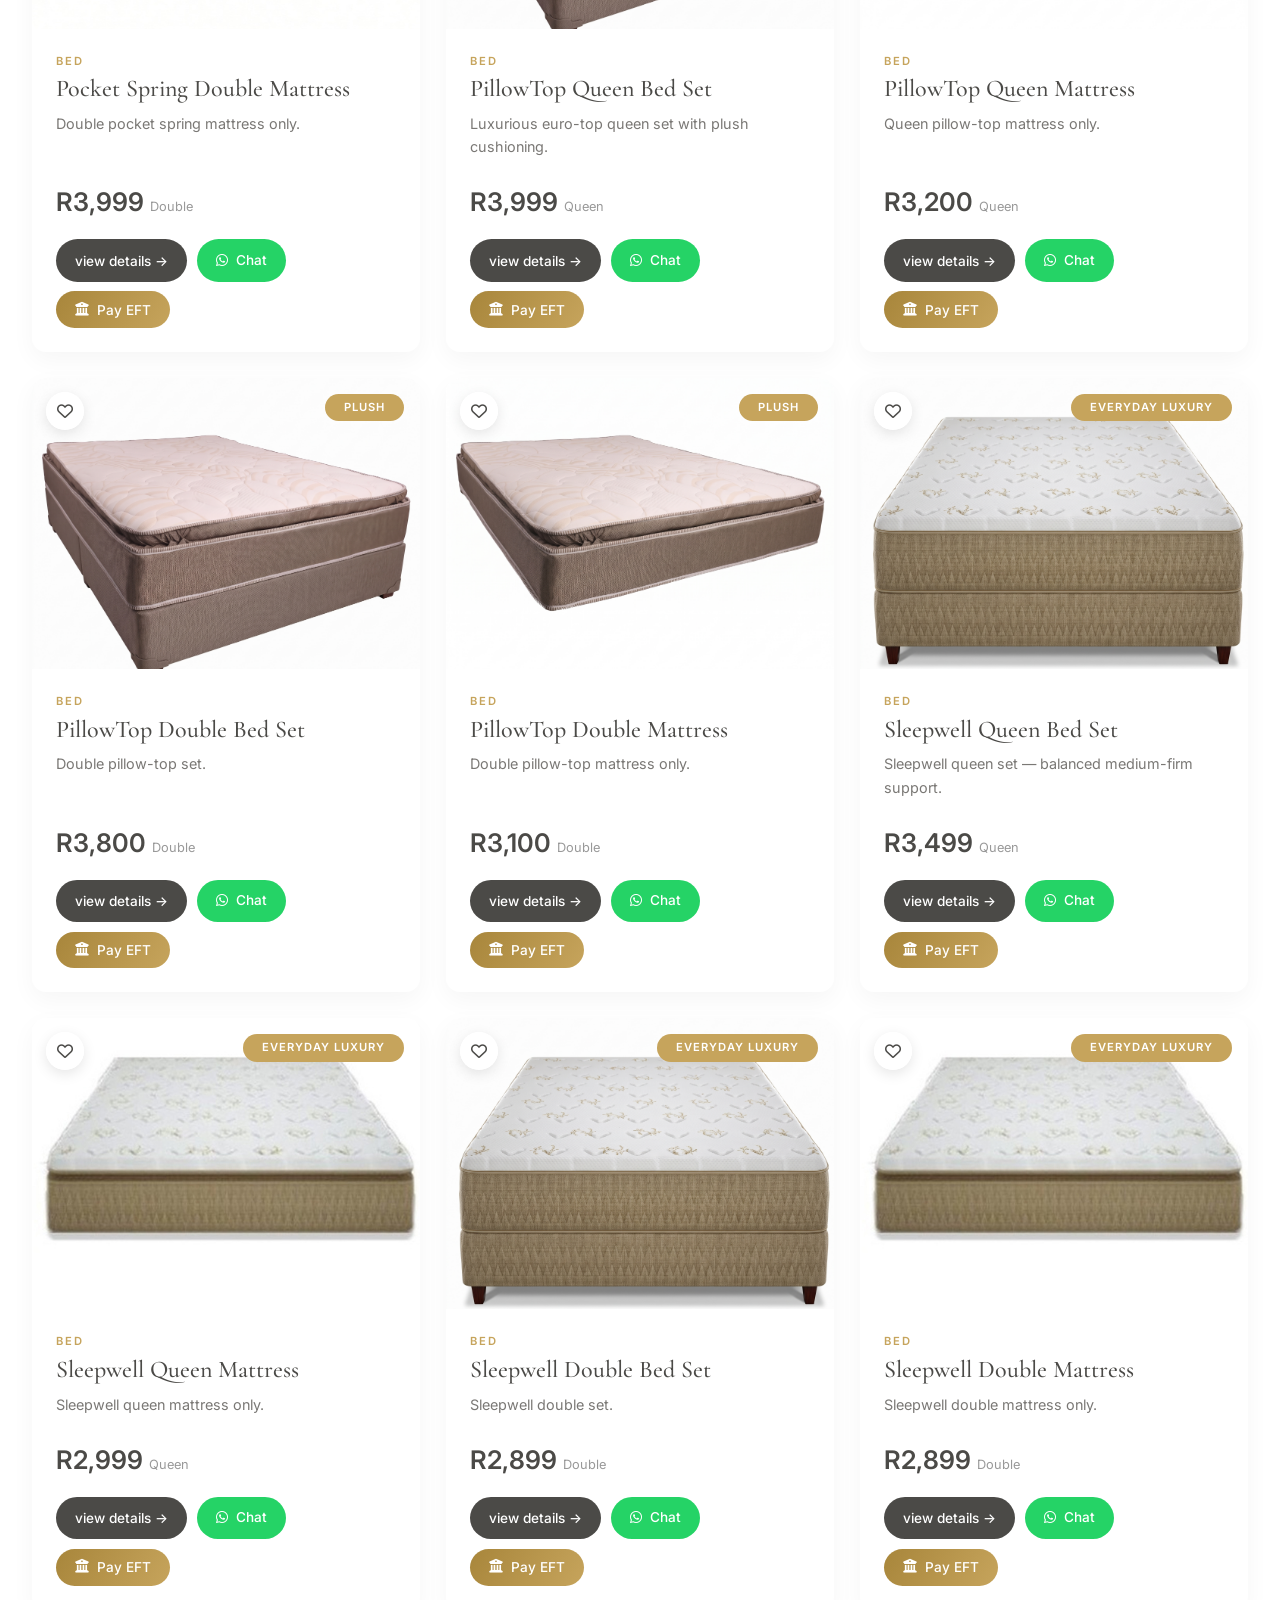
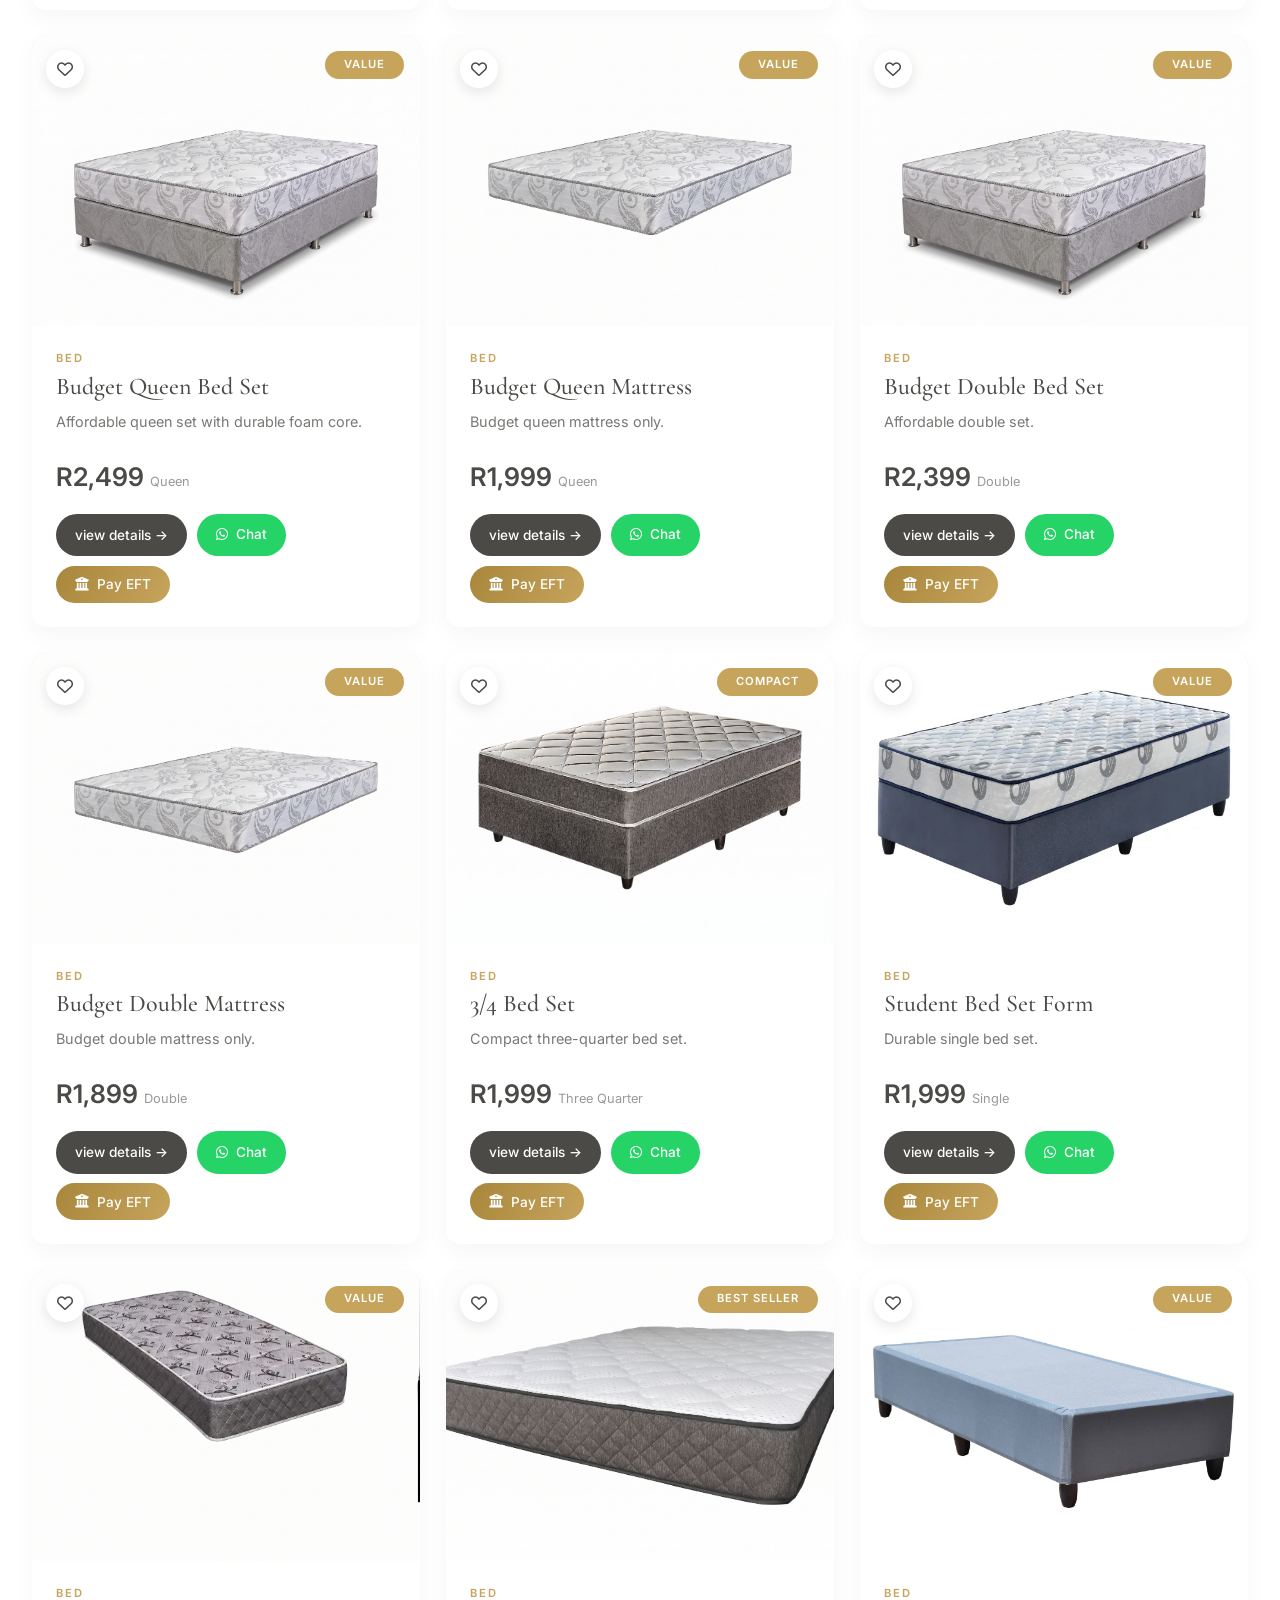
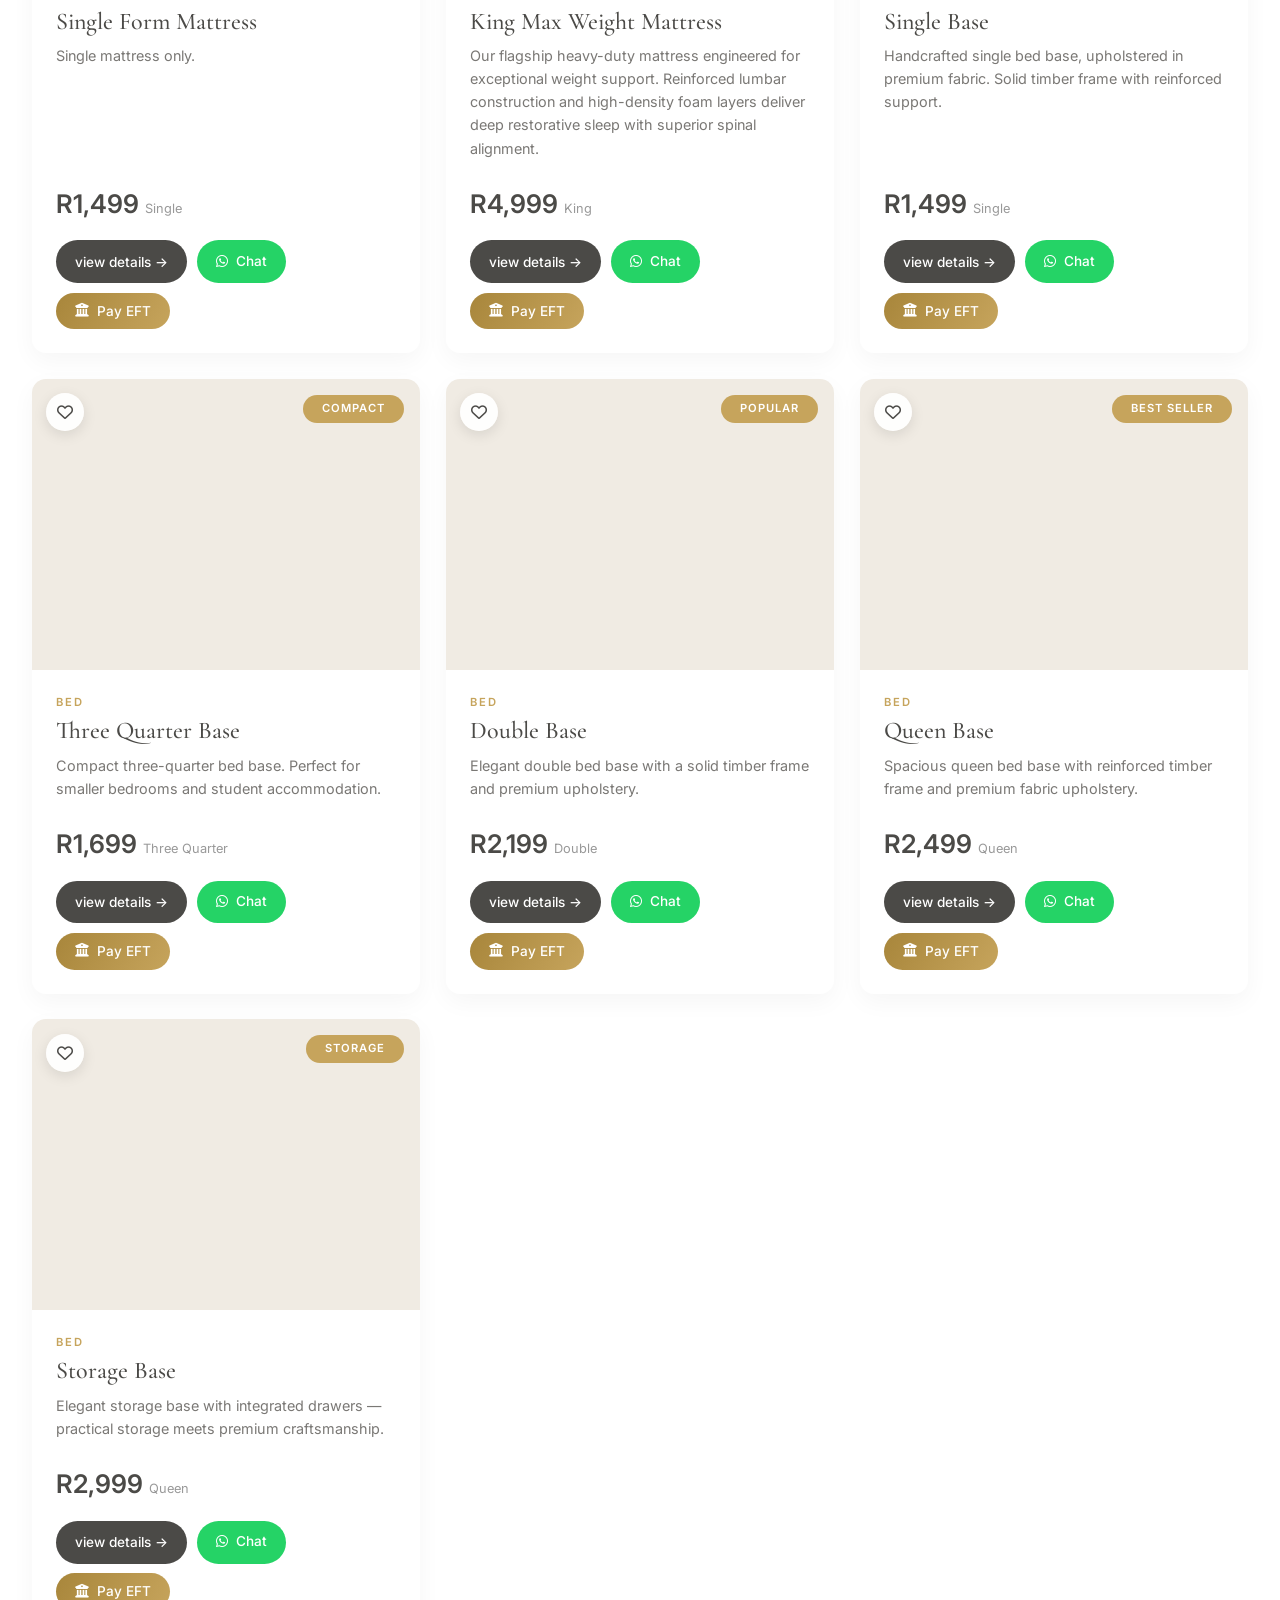
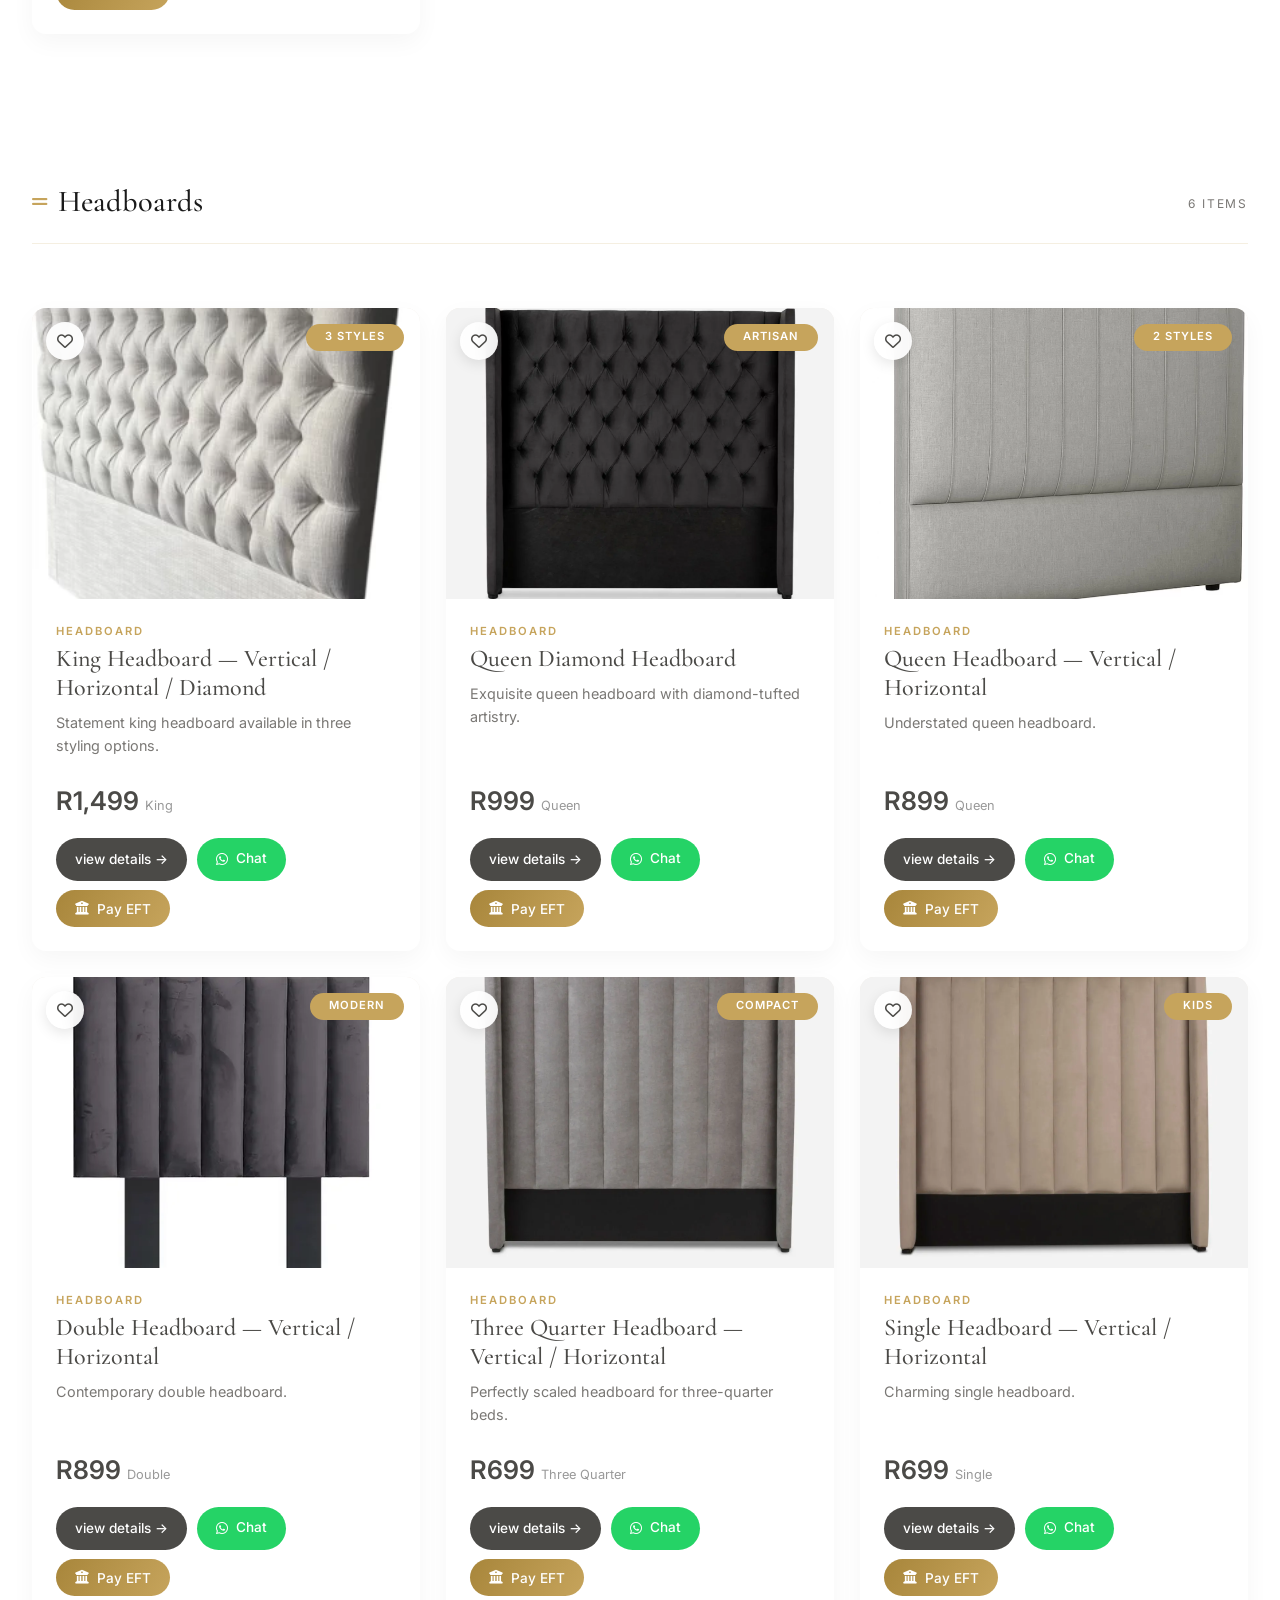
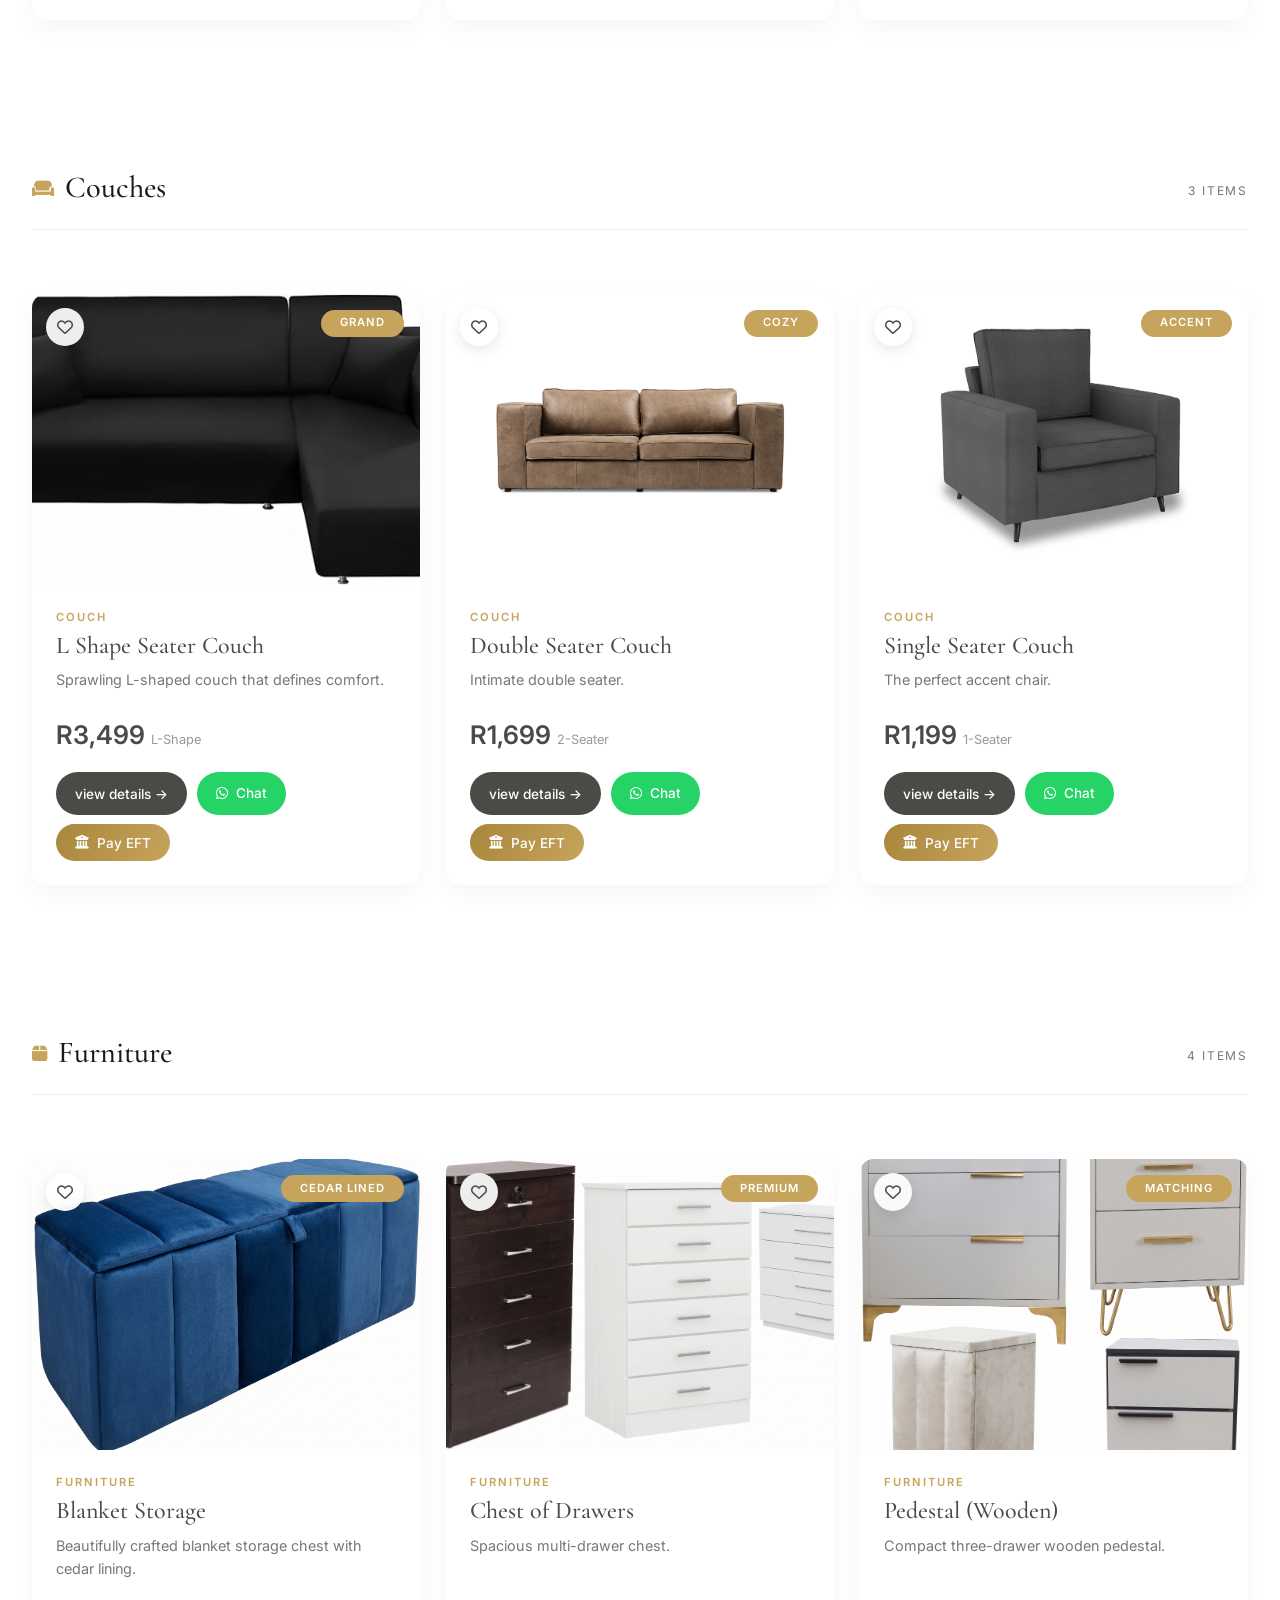
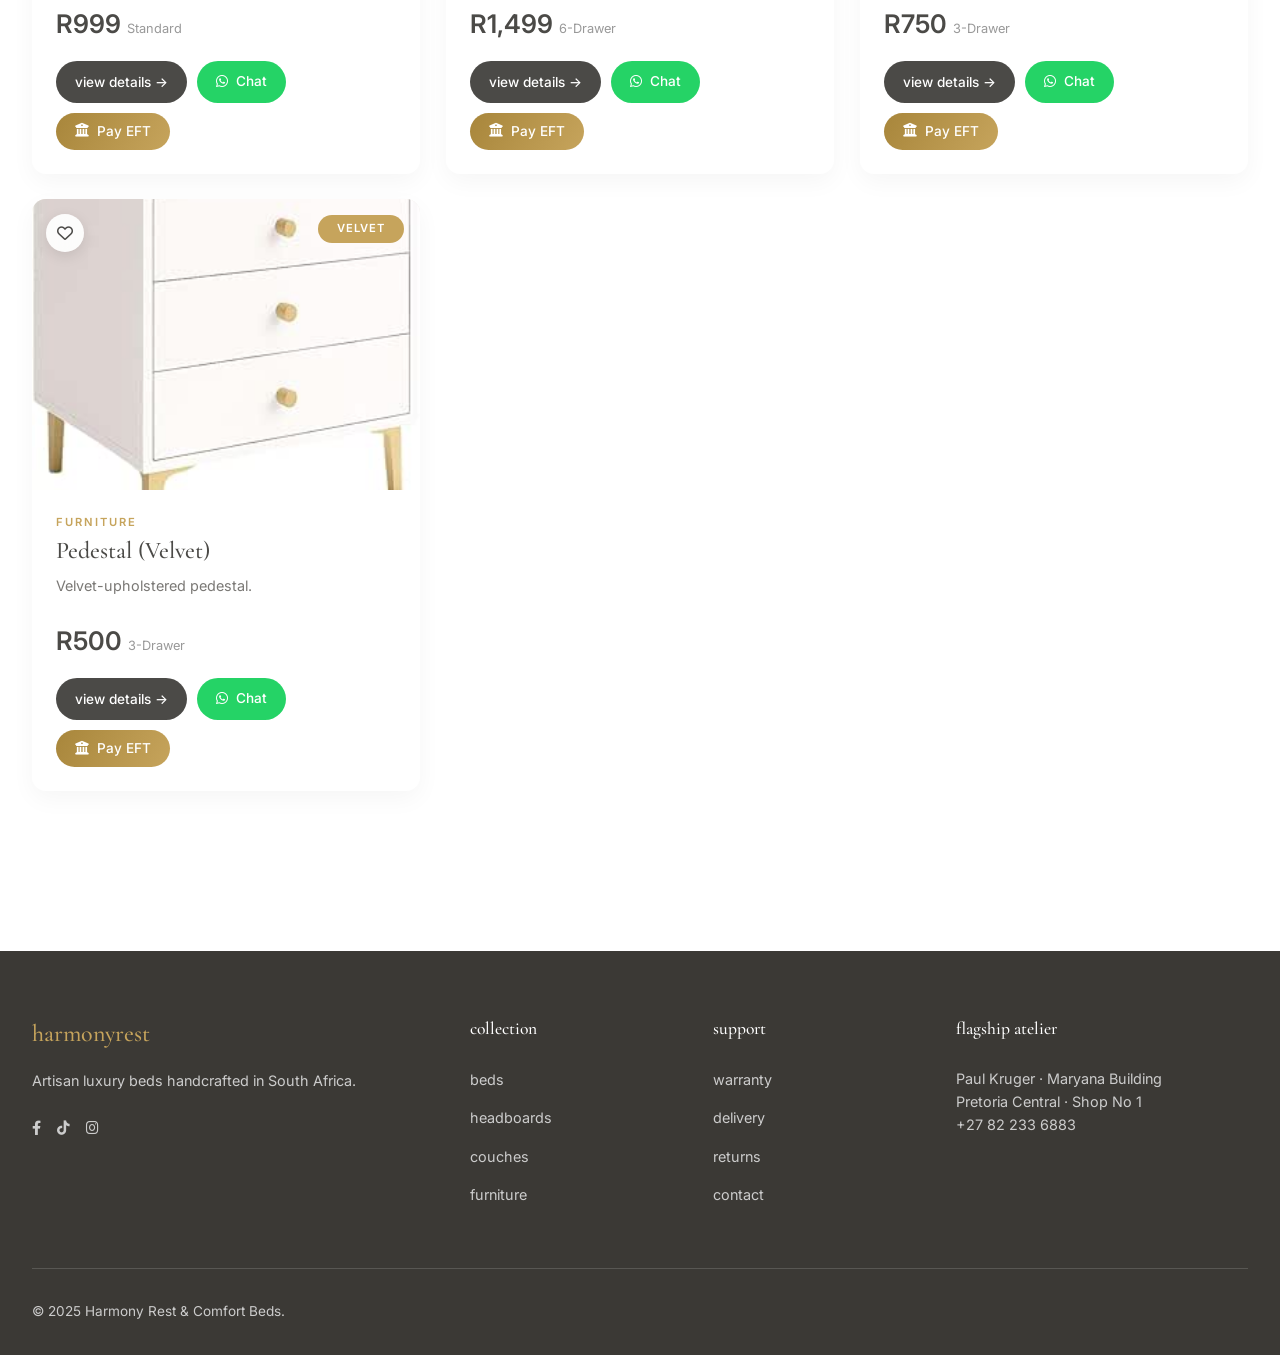
<file: harmonybeds/products.html>
<!DOCTYPE html>
<html lang="en">
<head>

<link rel="icon" type="image/png" sizes="32x32" href="assets/favicon_io/favicon-32x32.png">
<link rel="icon" type="image/png" sizes="16x16" href="assets/favicon_io/favicon-16x16.png">
<link rel="apple-touch-icon" sizes="180x180" href="assets/favicon_io/apple-touch-icon.png">
<link rel="manifest" href="assets/favicon_io/site.webmanifest">
<meta name="theme-color" content="#C6A45C">

  <meta charset="UTF-8">
  <meta name="viewport" content="width=device-width, initial-scale=1.0">
  <title>The Sanctuary Collection | Harmony Rest</title>
  <link href="https://fonts.googleapis.com/css2?family=Cormorant+Garamond:wght@300;400;500;600;700&family=Inter:wght@300;400;500;600;700&display=swap" rel="stylesheet">
  <link rel="stylesheet" href="https://cdnjs.cloudflare.com/ajax/libs/font-awesome/6.0.0-beta3/css/all.min.css">
  <link rel="stylesheet" href="assets/css/styles.css">

  <style>
    /* ============================================================
       NAVBAR STYLING — COPIED FROM HOMEPAGE
       ============================================================ */
    header { position: relative; z-index: 9999; }
    .navbar { position: relative; overflow: visible; }
    .nav-item-dropdown { position: relative; }
    .nav-item-dropdown > a.dropdown-toggle {
      display: flex; align-items: center; gap: 0.5rem; cursor: pointer;
    }
    .nav-item-dropdown > a.dropdown-toggle .fa-chevron-down {
      font-size: 0.85rem; transition: transform 0.3s ease;
    }
    .nav-item-dropdown:hover > a.dropdown-toggle .fa-chevron-down {
      transform: rotate(180deg);
    }
    .dropdown-menu {
      position: absolute; top: 100%; left: 50%;
      transform: translateX(-50%) translateY(10px);
      min-width: 320px; background: #ffffff; border-radius: 14px;
      box-shadow: 0 20px 60px rgba(0, 0, 0, 0.15), 0 0 0 1px rgba(198, 164, 92, 0.12);
      padding: 0.8rem 0; opacity: 0; visibility: hidden;
      transition: all 0.3s cubic-bezier(0.4, 0, 0.2, 1);
      z-index: 10000; list-style: none; margin: 0; pointer-events: none;
    }
    .nav-item-dropdown:hover .dropdown-menu,
    .nav-item-dropdown.open .dropdown-menu {
      opacity: 1; visibility: visible;
      transform: translateX(-50%) translateY(0); pointer-events: auto;
    }
    .dropdown-menu li { margin: 0; padding: 0; }
    .dropdown-menu li a {
      display: block; padding: 0.85rem 1.8rem;
      font-family: 'Inter', sans-serif; font-size: 1.05rem;
      font-weight: 500; color: #1a1a2e; text-decoration: none;
      transition: all 0.22s ease; letter-spacing: 0.3px;
      border-left: 3px solid transparent; line-height: 1.4;
    }
    .dropdown-menu li a:hover {
      background: #faf7f0; color: #C6A45C;
      border-left-color: #C6A45C; padding-left: 2.1rem;
    }
    .dropdown-divider {
      height: 1px; background: rgba(198, 164, 92, 0.18);
      margin: 0.5rem 1.4rem; list-style: none;
    }

    /* ============================================================
       FIX: MOBILE NAVBAR — HAMBURGER MENU
       ============================================================ */
    @media (max-width: 992px) {
      .mobile-menu-btn {
        display: block !important;
        background: none;
        border: none;
        font-size: 1.6rem;
        cursor: pointer;
        color: var(--charcoal);
        padding: 0.5rem;
        z-index: 10002;
        position: relative;
      }

      .nav-links {
        display: none !important;
      }

      .nav-links.active {
        display: flex !important;
        flex-direction: column !important;
        position: fixed !important;
        top: 0 !important;
        right: 0 !important;
        width: 78% !important;
        max-width: 340px !important;
        height: 100vh !important;
        background: #ffffff !important;
        padding: 6rem 1.8rem 3rem !important;
        box-shadow: -8px 0 30px rgba(0,0,0,0.15) !important;
        z-index: 10001 !important;
        gap: 0.4rem !important;
        overflow-y: auto !important;
        -webkit-overflow-scrolling: touch;
        list-style: none !important;
        margin: 0 !important;
      }

      .nav-links.active li { width: 100% !important; margin: 0 !important; }

      .nav-links.active li > a:not(.dropdown-toggle) {
        display: block !important;
        padding: 0.9rem 0.5rem !important;
        font-size: 1.05rem !important;
        font-weight: 500 !important;
        color: #1a1a1a !important;
        text-decoration: none !important;
        border-bottom: 1px solid rgba(198,164,92,0.12) !important;
        letter-spacing: 0.3px;
      }
      .nav-links.active li > a:not(.dropdown-toggle):hover,
      .nav-links.active li > a.active:not(.dropdown-toggle) {
        color: #C6A45C !important;
      }
      .nav-links.active li > a.active:not(.dropdown-toggle)::after {
        display: none !important;
      }

      .dropdown-menu {
        position: static !important;
        transform: none !important;
        opacity: 1 !important;
        visibility: visible !important;
        pointer-events: auto !important;
        box-shadow: none !important;
        background: #FBF9F6 !important;
        border-radius: 10px !important;
        margin: 0.3rem 0 0.6rem 0 !important;
        padding: 0 !important;
        min-width: 0 !important;
        width: 100% !important;
        display: none !important;
        border: 1px solid rgba(198, 164, 92, 0.2) !important;
        max-height: 0 !important;
        overflow: hidden !important;
        transition: max-height 0.4s ease, padding 0.3s ease;
        list-style: none !important;
      }
      .nav-item-dropdown.open .dropdown-menu {
        display: block !important;
        max-height: 800px !important;
        padding: 0.5rem 0 !important;
      }
      .nav-item-dropdown > a.dropdown-toggle {
        display: flex !important;
        align-items: center !important;
        justify-content: space-between !important;
        padding: 0.9rem 0.5rem !important;
        font-size: 1.05rem !important;
        font-weight: 500 !important;
        color: #1a1a1a !important;
        border-bottom: 1px solid rgba(198,164,92,0.12) !important;
        text-decoration: none !important;
        width: 100% !important;
        box-sizing: border-box !important;
        cursor: pointer !important;
      }
      .nav-item-dropdown > a.dropdown-toggle.active {
        color: #C6A45C !important;
      }
      .nav-item-dropdown > a.dropdown-toggle.active::after {
        display: none !important;
      }
      .nav-item-dropdown > a.dropdown-toggle .fa-chevron-down {
        font-size: 0.95rem !important;
        color: #C6A45C !important;
        margin-left: auto !important;
        transition: transform 0.3s ease !important;
      }
      .nav-item-dropdown.open > a.dropdown-toggle .fa-chevron-down {
        transform: rotate(180deg) !important;
      }
      .dropdown-menu li a {
        color: #4B4A47 !important;
        font-size: 0.95rem !important;
        font-weight: 500 !important;
        padding: 0.75rem 1.2rem !important;
        border-left: 3px solid transparent !important;
        border-bottom: none !important;
        letter-spacing: 0.2px !important;
        text-decoration: none !important;
        display: block !important;
      }
      .dropdown-menu li a:hover,
      .dropdown-menu li a:active {
        background: rgba(198, 164, 92, 0.12) !important;
        color: #C6A45C !important;
        border-left-color: #C6A45C !important;
        padding-left: 1.5rem !important;
      }
      .dropdown-divider {
        background: rgba(198, 164, 92, 0.2) !important;
        margin: 0.3rem 1rem !important;
      }
    }

    /* ============================================================
       Products Page — Page header + grouped sections
       ============================================================ */
    .products-wrapper {
      padding: 3rem 0 5rem;
      background: #fff;
    }

    .collection-header {
      text-align: center;
      margin-bottom: 3rem;
      padding-bottom: 2rem;
      border-bottom: 1px solid rgba(198, 164, 92, 0.18);
    }
    .collection-header .collection-subtitle {
      font-family: 'Inter', sans-serif;
      font-size: 0.72rem;
      letter-spacing: 0.32em;
      text-transform: uppercase;
      color: #C6A45C;
      font-weight: 600;
      display: inline-block;
      margin-bottom: 0.8rem;
    }
    .collection-header h1 {
      font-family: 'Cormorant Garamond', serif;
      font-size: clamp(2rem, 5vw, 3.2rem);
      font-weight: 500;
      color: #1a1a1a;
      margin: 0 0 0.6rem;
      line-height: 1.1;
    }
    .collection-header p {
      font-family: 'Inter', sans-serif;
      font-size: 0.92rem;
      color: #7A7875;
      max-width: 560px;
      margin: 0 auto;
    }
    .collection-header .collection-count {
      display: inline-block;
      margin-top: 1rem;
      font-family: 'Inter', sans-serif;
      font-size: 0.72rem;
      letter-spacing: 0.18em;
      text-transform: uppercase;
      color: #A8863B;
      background: rgba(198, 164, 92, 0.1);
      padding: 0.4rem 1rem;
      border-radius: 999px;
      border: 1px solid rgba(198, 164, 92, 0.3);
    }

    .product-group { margin-bottom: 4rem; }
    .product-group:last-child { margin-bottom: 0; }
    .product-group-header {
      display: flex;
      align-items: baseline;
      justify-content: space-between;
      gap: 1rem;
      margin-bottom: 1.5rem;
      padding-bottom: 1rem;
      border-bottom: 1px solid rgba(198, 164, 92, 0.18);
      flex-wrap: wrap;
    }
    .product-group-title {
      font-family: 'Cormorant Garamond', serif;
      font-size: clamp(1.4rem, 3vw, 1.9rem);
      font-weight: 500;
      color: #1a1a1a;
      margin: 0;
      display: flex;
      align-items: center;
      gap: 0.7rem;
    }
    .product-group-title i { font-size: 1.1rem; color: #C6A45C; }
    .product-group-count {
      font-family: 'Inter', sans-serif;
      font-size: 0.75rem;
      letter-spacing: 0.15em;
      text-transform: uppercase;
      color: #7A7875;
      white-space: nowrap;
    }
  </style>
</head>
<body>
 
<div class="announcement-bar">
    <div class="container announcement-inner">
      <span><i class="fas fa-map-marker-alt"></i> Visit our showroom · Pretoria Central</span>
      <a href="tel:+27822336883" class="announcement-phone">
        <i class="fas fa-phone-alt"></i> +27 82 233 6883
      </a>
    </div>
  </div>

  <header>
    <div class="container">
      <nav class="navbar">
        <a href="index.html" class="logo">
          <img src="assets/image-logo.png" alt="Harmony Rest Logo" class="logo-img">
        </a>
        <button class="mobile-menu-btn" id="mobileMenuBtn"><i class="fas fa-bars"></i></button>
        <ul class="nav-links" id="navLinks">
          <li><a href="index.html">home</a></li>

          <li class="nav-item-dropdown" id="shopDropdown">
            <a href="products.html" class="dropdown-toggle active">
              shop now
              <i class="fas fa-chevron-down"></i>
            </a>
            <ul class="dropdown-menu">
              <li><a href="products.html?category=bed&filter=mattress">Mattresses</a></li>
              <li><a href="products.html?category=bed&filter=set">Bed Sets</a></li>
              <li><a href="products.html?category=bed&filter=base">Bed Bases</a></li>
              <li class="dropdown-divider"></li>
              <li><a href="products.html?category=bed&filter=standard-base">Standard Bases</a></li>
              <li><a href="products.html?category=bed&filter=storage-base">Storage Bases &amp; Combos</a></li>
              <li><a href="products.html?category=bed&filter=drawers">Base with Drawers</a></li>
              
              
              <li class="dropdown-divider"></li>
              
              <li><a href="products.html?category=furniture">Furniture</a></li>
              <li><a href="products.html?category=bed&filter=student">Student Accommodation</a></li>
             
              <li><a href="products.html?category=all&filter=promo">Promotions</a></li>
            </ul>
          </li>

          <li><a href="about.html">about us</a></li>
          <li><a href="contact.html">contact us</a></li>
        </ul>
        <div class="nav-icons">
          <a href="products.html" aria-label="Search"><i class="fas fa-search"></i></a>
          <a href="https://wa.me/27822336883" target="_blank" aria-label="WhatsApp"><i class="fab fa-whatsapp"></i></a>
          <a href="https://wa.me/27822336883?text=Hi%20Harmony%20Rest%2C%20I%27d%20like%20to%20place%20an%20order" target="_blank" aria-label="Order" class="nav-cart">
            <i class="fas fa-shopping-bag"></i>
          </a>
        </div>
      </nav>
    </div>
  </header>

  <main>

    <div class="scroll-progress" id="scrollProgress"></div>

    <section class="products-wrapper">
      <div class="container">

        <div class="collection-header" id="collectionHeader" hidden>
          <span class="collection-subtitle" id="collectionSubtitle">collection</span>
          <h1 id="collectionTitle"></h1>
          <p id="collectionDescription"></p>
          <span class="collection-count" id="collectionCount"></span>
        </div>

        <div id="productsGrid"></div>
      </div>
    </section>
  </main>

  <div class="modal-overlay" id="productModal">
    <div class="modal-content">
      <button class="modal-close" id="modalClose">&times;</button>
      <div class="modal-body">
        <div class="modal-image" id="modalImage"><i class="fas fa-bed"></i></div>
        <div class="modal-details">
          <div class="modal-category" id="modalCategory"></div>
          <h2 class="modal-title" id="modalTitle"></h2>
          <span class="modal-badge" id="modalBadge"></span>
          <div class="modal-price-large" id="modalPrice"></div>
          <p class="modal-description" id="modalDescription"></p>
          <div class="modal-specs" id="modalSpecs"></div>
          <div class="modal-actions">
            <button class="btn-card" id="modalInquire">inquire →</button>
            <a href="#" class="btn-whatsapp" id="modalWhatsApp" target="_blank"><i class="fab fa-whatsapp"></i> WhatsApp</a>
          </div>
        </div>
      </div>
    </div>
  </div>

  <footer>
    <div class="container">
      <div class="footer-grid">
        <div class="footer-col">
          <div class="footer-logo"><span>harmony<span>rest</span></span></div>
          <p>Artisan luxury beds handcrafted in South Africa.</p>
          <div class="social-links">
            <a href="https://www.facebook.com/share/18oNGWFW1V/" target="_blank" aria-label="Facebook"><i class="fab fa-facebook-f"></i></a>
            <a href="https://www.tiktok.com/@harmony.restcomfo?_r=1&_t=ZS-96tmphqoLB4" target="_blank" aria-label="TikTok"><i class="fab fa-tiktok"></i></a>
            <a href="https://www.instagram.com/harmonyrestandcomfort?igsh=MW1oOHIyMjh3bnExdQ==" target="_blank" aria-label="Instagram"><i class="fab fa-instagram"></i></a>
          </div>
        </div>
        <div class="footer-col"><h4>collection</h4><ul><li><a href="products.html?category=bed&filter=set">beds</a></li><li><a href="products.html?category=headboard">headboards</a></li><li><a href="products.html?category=couch">couches</a></li><li><a href="products.html?category=furniture">furniture</a></li></ul></div>
        <div class="footer-col"><h4>support</h4><ul><li><a href="https://wa.me/27822336883">warranty</a></li><li><a href="https://wa.me/27822336883">delivery</a></li><li><a href="https://wa.me/27822336883">returns</a></li><li><a href="https://wa.me/27822336883">contact</a></li></ul></div>
        <div class="footer-col"><h4>flagship atelier</h4><p>Paul Kruger · Maryana Building<br>Pretoria Central · Shop No 1<br><a href="tel:+27822336883">+27 82 233 6883</a></p></div>
      </div>
      <div class="footer-bottom"><p>&copy; 2025 Harmony Rest &amp; Comfort Beds.</p></div>
    </div>

    <div class="bank-modal-overlay" id="bankModal">
      <div class="bank-modal-content" role="dialog" aria-modal="true" aria-labelledby="bankModalTitle">
        <button class="bank-modal-close" id="bankModalClose" aria-label="Close banking details">&times;</button>
        <div class="bank-modal-header">
          <span class="bank-modal-eyebrow">Secure Payment</span>
          <h2 class="bank-modal-title" id="bankModalTitle">Bank Transfer Details</h2>
          <p class="bank-modal-sub" id="bankModalSub"></p>
        </div>
        <div class="bank-modal-body" id="bankModalBody"></div>
        <div class="bank-modal-footer">
          <a href="#" class="bank-modal-whatsapp" id="bankModalWhatsApp" target="_blank" rel="noopener">
            <i class="fab fa-whatsapp"></i> Send proof of payment
          </a>
          <button type="button" class="bank-modal-done" id="bankModalDone">Done</button>
        </div>
      </div>
    </div>
  </footer>

  <a href="https://wa.me/27822336883?text=Hello%20Harmony%20Rest%2C%20I%20would%20like%20to%20inquire%20about%20your%20products." class="floating-whatsapp" target="_blank" aria-label="Chat on WhatsApp">
    <i class="fab fa-whatsapp"></i>
  </a>

  <script>
    /* ============================================================
       PRODUCT DATABASE
       ============================================================ */
    const products = [
      { id: 1, name: "King Max Weight", category: "bed", price: 6999, size: "King",
        tags: ["set", "mattress", "base", "promo"],
        image: "assets/images/beds/king-weight-master.jpg",
        desc: "Our flagship heavy-duty bed engineered for exceptional weight support. Reinforced lumbar construction and high-density foam layers deliver deep restorative sleep with superior spinal alignment.",
        badge: "best seller",
        specs: [["Mattress Length","200 cm"],["Mattress Width","183 cm"],["Mattress Height","30 cm"],["Base Length","202 cm"],["Base Width","185 cm"],["Base Height","35 cm"],["Total Height","65 cm"],["Weight Capacity","250 kg per side"],["Spring Count","3,000 pocket springs"],["Comfort Layer","High-density foam + gel infusion"],["Fabric","Premium damask"],["Warranty","15 years"]] },
      { id: 2, name: "Hospitality Queen Bed Set", category: "bed", price: 4999, size: "Queen",
        tags: ["set", "mattress", "base"],
        image: "assets/images/beds/hospibedset.jpg",
        desc: "Hotel-grade queen bed set featuring durable pocket springs and a medium-firm comfort layer.",
        badge: "hotel quality",
        specs: [["Mattress Length","200 cm"],["Mattress Width","152 cm"],["Mattress Height","28 cm"],["Warranty","12 years"]] },
      { id: 3, name: "Hospitality Queen Mattress", category: "bed", price: 3299, size: "Queen",
        tags: ["mattress"],
        image: "assets/images/beds/queenmatress.jpg",
        desc: "Hospitality-grade queen mattress on its own.",
        badge: "hotel quality",
        specs: [["Mattress Length","200 cm"],["Mattress Width","152 cm"],["Warranty","12 years"]] },
      { id: 4, name: "Hospitality Double Bed Set", category: "bed", price: 4499, size: "Double",
        tags: ["set", "mattress", "base"],
        image: "assets/images/beds/hospibedset.jpg",
        desc: "Full double hospitality set with durable pocket springs.",
        badge: "hotel quality",
        specs: [["Mattress Length","188 cm"],["Mattress Width","137 cm"],["Warranty","12 years"]] },
      { id: 5, name: "Hospitality Double Mattress", category: "bed", price: 2999, size: "Double",
        tags: ["mattress"],
        image: "assets/images/beds/queenmatress.jpg",
        desc: "Double hospitality mattress, sold on its own.",
        badge: "hotel quality",
        specs: [["Mattress Length","188 cm"],["Mattress Width","137 cm"],["Warranty","12 years"]] },
      { id: 6, name: "Orthopedic Queen Bed Set", category: "bed", price: 5999, size: "Queen",
        tags: ["set", "mattress", "base", "promo"],
        image: "assets/images/beds/setqueen.jpg",
        desc: "Therapeutic queen set with zoned coil system and memory foam infusion.",
        badge: "therapeutic",
        specs: [["Mattress Length","200 cm"],["Mattress Width","152 cm"],["Warranty","15 years"]] },
      { id: 7, name: "Orthopedic Queen Mattress", category: "bed", price: 3999, size: "Queen",
        tags: ["mattress"],
        image: "assets/images/beds/orthop.jpg",
        desc: "Therapeutic queen mattress only.",
        badge: "therapeutic",
        specs: [["Mattress Length","200 cm"],["Mattress Width","152 cm"],["Warranty","15 years"]] },
      { id: 8, name: "Orthopedic Double Bed Set", category: "bed", price: 5499, size: "Double",
        tags: ["set", "mattress", "base"],
        image: "assets/images/beds/setqueen.jpg",
        desc: "Orthopedic double bed set with zoned coil support.",
        badge: "therapeutic",
        specs: [["Mattress Length","188 cm"],["Warranty","15 years"]] },
      { id: 9, name: "Orthopedic Double Mattress", category: "bed", price: 3499, size: "Double",
        tags: ["mattress"],
        image: "assets/images/beds/orthop.jpg",
        desc: "Double orthopedic mattress only.",
        badge: "therapeutic",
        specs: [["Mattress Length","188 cm"],["Warranty","15 years"]] },
      { id: 10, name: "Pocket Spring Queen Bed Set", category: "bed", price: 6499, size: "Queen",
        tags: ["set", "mattress", "base"],
        image: "assets/images/beds/pocketspringbedset.jpg",
        desc: "Individually wrapped pocket springs move independently for tailored support.",
        badge: "popular",
        specs: [["Mattress Length","200 cm"],["Warranty","12 years"]] },
      { id: 11, name: "Pocket Spring Queen Mattress", category: "bed", price: 4499, size: "Queen",
        tags: ["mattress"],
        image: "assets/images/beds/pocketspring.jpg",
        desc: "Queen pocket spring mattress only.",
        badge: "popular",
        specs: [["Mattress Length","200 cm"],["Warranty","12 years"]] },
      { id: 12, name: "Pocket Spring Double Bed Set", category: "bed", price: 5999, size: "Double",
        tags: ["set", "mattress", "base"],
        image: "assets/images/beds/pocketspringbedset.jpg",
        desc: "Double pocket spring set with independent coils.",
        badge: "popular",
        specs: [["Mattress Length","188 cm"],["Warranty","12 years"]] },
      { id: 13, name: "Pocket Spring Double Mattress", category: "bed", price: 3999, size: "Double",
        tags: ["mattress"],
        image: "assets/images/beds/pocketspring.jpg",
        desc: "Double pocket spring mattress only.",
        badge: "popular",
        specs: [["Mattress Length","188 cm"],["Warranty","12 years"]] },
      { id: 14, name: "PillowTop Queen Bed Set", category: "bed", price: 3999, size: "Queen",
        tags: ["set", "mattress", "base", "promo"],
        image: "assets/images/beds/pillowtopbedset.jpg",
        desc: "Luxurious euro-top queen set with plush cushioning.",
        badge: "plush",
        specs: [["Mattress Length","200 cm"],["Warranty","12 years"]] },
      { id: 15, name: "PillowTop Queen Mattress", category: "bed", price: 3200, size: "Queen",
        tags: ["mattress", "topper"],
        image: "assets/images/beds/pillowtop.jpg",
        desc: "Queen pillow-top mattress only.",
        badge: "plush",
        specs: [["Mattress Length","200 cm"],["Warranty","12 years"]] },
      { id: 16, name: "PillowTop Double Bed Set", category: "bed", price: 3800, size: "Double",
        tags: ["set", "mattress", "base"],
        image: "assets/images/beds/pillowtopbedset.jpg",
        desc: "Double pillow-top set.",
        badge: "plush",
        specs: [["Mattress Length","188 cm"],["Warranty","12 years"]] },
      { id: 17, name: "PillowTop Double Mattress", category: "bed", price: 3100, size: "Double",
        tags: ["mattress", "topper"],
        image: "assets/images/beds/pillowtop.jpg",
        desc: "Double pillow-top mattress only.",
        badge: "plush",
        specs: [["Mattress Length","188 cm"],["Warranty","12 years"]] },
      { id: 18, name: "Sleepwell Queen Bed Set", category: "bed", price: 3499, size: "Queen",
        tags: ["set", "mattress", "base", "promo"],
        image: "assets/images/beds/queenbedsetrubber.jpg",
        desc: "Sleepwell queen set — balanced medium-firm support.",
        badge: "everyday luxury",
        specs: [["Mattress Length","200 cm"],["Warranty","10 years"]] },
      { id: 19, name: "Sleepwell Queen Mattress", category: "bed", price: 2999, size: "Queen",
        tags: ["mattress"],
        image: "assets/images/beds/sleepwell.jpg",
        desc: "Sleepwell queen mattress only.",
        badge: "everyday luxury",
        specs: [["Mattress Length","200 cm"],["Warranty","10 years"]] },
      { id: 20, name: "Sleepwell Double Bed Set", category: "bed", price: 2899, size: "Double",
        tags: ["set", "mattress", "base"],
        image: "assets/images/beds/queenbedsetrubber.jpg",
        desc: "Sleepwell double set.",
        badge: "everyday luxury",
        specs: [["Mattress Length","188 cm"],["Warranty","10 years"]] },
      { id: 21, name: "Sleepwell Double Mattress", category: "bed", price: 2899, size: "Double",
        tags: ["mattress"],
        image: "assets/images/beds/sleepwell.jpg",
        desc: "Sleepwell double mattress only.",
        badge: "everyday luxury",
        specs: [["Mattress Length","188 cm"],["Warranty","10 years"]] },
      { id: 22, name: "Budget Queen Bed Set", category: "bed", price: 2499, size: "Queen",
        tags: ["set", "mattress", "base", "promo"],
        image: "assets/images/beds/budgetmattressset.jpg",
        desc: "Affordable queen set with durable foam core.",
        badge: "value",
        specs: [["Mattress Length","200 cm"],["Warranty","5 years"]] },
      { id: 23, name: "Budget Queen Mattress", category: "bed", price: 1999, size: "Queen",
        tags: ["mattress"],
        image: "assets/images/beds/budgetmattress.png",
        desc: "Budget queen mattress only.",
        badge: "value",
        specs: [["Mattress Length","200 cm"],["Warranty","5 years"]] },
      { id: 24, name: "Budget Double Bed Set", category: "bed", price: 2399, size: "Double",
        tags: ["set", "mattress", "base"],
        image: "assets/images/beds/budgetmattressset.jpg",
        desc: "Affordable double set.",
        badge: "value",
        specs: [["Mattress Length","188 cm"],["Warranty","5 years"]] },
      { id: 25, name: "Budget Double Mattress", category: "bed", price: 1899, size: "Double",
        tags: ["mattress"],
        image: "assets/images/beds/budgetmattress.png",
        desc: "Budget double mattress only.",
        badge: "value",
        specs: [["Mattress Length","188 cm"],["Warranty","5 years"]] },
      { id: 26, name: "3/4 Bed Set", category: "bed", price: 1999, size: "Three Quarter",
        tags: ["set", "mattress", "base", "student", "promo"],
        image: "assets/images/beds/3starquartter.jpg",
        desc: "Compact three-quarter bed set.",
        badge: "compact",
        specs: [["Mattress Length","188 cm"],["Warranty","5 years"]] },
      { id: 27, name: "Student Bed Set Form", category: "bed", price: 1999, size: "Single",
        tags: ["set", "mattress", "base", "student", "promo"],
        image: "assets/images/beds/student-bed-set.jpg",
        desc: "Durable single bed set.",
        badge: "value",
        specs: [["Mattress Length","188 cm"],["Warranty","5 years"]] },
      { id: 28, name: "Single Form Mattress", category: "bed", price: 1499, size: "Single",
        tags: ["mattress", "student"],
        image: "assets/images/beds/stumattress.jpg",
        desc: "Single mattress only.",
        badge: "value",
        specs: [["Mattress Length","188 cm"],["Warranty","5 years"]] },

      /* ============ NEW: King Max Weight Mattress (standalone) ============ */
      { id: 48, name: "King Max Weight Mattress", category: "bed", price: 4999, size: "King",
        tags: ["mattress", "promo"],
        image: "assets/images/beds/kingmatt.jpg",
        desc: "Our flagship heavy-duty mattress engineered for exceptional weight support. Reinforced lumbar construction and high-density foam layers deliver deep restorative sleep with superior spinal alignment.",
        badge: "best seller",
        specs: [["Mattress Length","200 cm"],["Mattress Width","183 cm"],["Mattress Height","30 cm"],["Weight Capacity","250 kg per side"],["Spring Count","3,000 pocket springs"],["Comfort Layer","High-density foam + gel infusion"],["Fabric","Premium damask"],["Base Included","No (mattress only)"],["Warranty","15 years"]] },

      /* ============ BED BASES (new additions) ============ */
      { id: 43, name: "Single Base", category: "bed", price: 1499, size: "Single",
        tags: ["base", "standard-base", "promo"],
        image: "assets/images/beds/singlebase.jpg",
        desc: "Handcrafted single bed base, upholstered in premium fabric. Solid timber frame with reinforced support.",
        badge: "value",
        specs: [["Base Length","190 cm"],["Base Width","93 cm"],["Base Height","30 cm"],["Frame Material","Solid timber"],["Upholstery","Premium fabric"],["Mattress Included","No (base only)"],["Warranty","10 years"]] },
      { id: 44, name: "Three Quarter Base", category: "bed", price: 1699, size: "Three Quarter",
        tags: ["base", "standard-base"],
        image: "assets/images/beds/3-4base.jpg",
        desc: "Compact three-quarter bed base. Perfect for smaller bedrooms and student accommodation.",
        badge: "compact",
        specs: [["Base Length","190 cm"],["Base Width","109 cm"],["Base Height","30 cm"],["Frame Material","Solid timber"],["Upholstery","Premium fabric"],["Mattress Included","No (base only)"],["Warranty","10 years"]] },
      { id: 45, name: "Double Base", category: "bed", price: 2199, size: "Double",
        tags: ["base", "standard-base", "promo"],
        image: "assets/images/beds/doublebase.png",
        desc: "Elegant double bed base with a solid timber frame and premium upholstery.",
        badge: "popular",
        specs: [["Base Length","190 cm"],["Base Width","139 cm"],["Base Height","30 cm"],["Frame Material","Solid timber"],["Upholstery","Premium fabric"],["Mattress Included","No (base only)"],["Warranty","12 years"]] },
      { id: 46, name: "Queen Base", category: "bed", price: 2499, size: "Queen",
        tags: ["base", "standard-base", "promo"],
        image: "assets/images/beds/queenbase.jpg",
        desc: "Spacious queen bed base with reinforced timber frame and premium fabric upholstery.",
        badge: "best seller",
        specs: [["Base Length","202 cm"],["Base Width","154 cm"],["Base Height","30 cm"],["Frame Material","Solid timber"],["Upholstery","Premium fabric"],["Mattress Included","No (base only)"],["Warranty","12 years"]] },
      { id: 47, name: "Storage Base", category: "bed", price: 2999, size: "Queen",
        tags: ["base", "storage-base", "drawers", "promo"],
        image: "assets/images/beds/storage-base.jpg",
        desc: "Elegant storage base with integrated drawers — practical storage meets premium craftsmanship.",
        badge: "storage",
        specs: [["Base Length","205 cm"],["Base Width","157 cm"],["Base Height","38 cm"],["Drawer Count","4 spacious drawers"],["Frame Material","Solid timber"],["Upholstery","Premium fabric"],["Mattress Included","No (base only)"],["Warranty","12 years"]] },

      /* ============ HEADBOARDS ============ */
      { id: 30, name: "King Headboard — Vertical / Horizontal / Diamond", category: "headboard", price: 1499, size: "King",
        tags: ["headboard", "promo"],
        image: "assets/images/headboards/king-diamond.jpg",
        desc: "Statement king headboard available in three styling options.",
        badge: "3 styles",
        specs: [["Width","190 cm"],["Warranty","10 years"]] },
      { id: 31, name: "Queen Diamond Headboard", category: "headboard", price: 999, size: "Queen",
        tags: ["headboard"],
        image: "assets/images/headboards/queen-diamond.jpg",
        desc: "Exquisite queen headboard with diamond-tufted artistry.",
        badge: "artisan",
        specs: [["Width","160 cm"],["Warranty","10 years"]] },
      { id: 32, name: "Queen Headboard — Vertical / Horizontal", category: "headboard", price: 899, size: "Queen",
        tags: ["headboard"],
        image: "assets/images/headboards/queen-lined.jpg",
        desc: "Understated queen headboard.",
        badge: "2 styles",
        specs: [["Width","160 cm"],["Warranty","8 years"]] },
      { id: 33, name: "Double Headboard — Vertical / Horizontal", category: "headboard", price: 899, size: "Double",
        tags: ["headboard"],
        image: "assets/images/headboards/double-lineup.jpg",
        desc: "Contemporary double headboard.",
        badge: "modern",
        specs: [["Width","145 cm"],["Warranty","8 years"]] },
      { id: 34, name: "Three Quarter Headboard — Vertical / Horizontal", category: "headboard", price: 699, size: "Three Quarter",
        tags: ["headboard", "student"],
        image: "assets/images/headboards/three-quarter.jpg",
        desc: "Perfectly scaled headboard for three-quarter beds.",
        badge: "compact",
        specs: [["Width","115 cm"],["Warranty","8 years"]] },
      { id: 35, name: "Single Headboard — Vertical / Horizontal", category: "headboard", price: 699, size: "Single",
        tags: ["headboard", "student", "bunk"],
        image: "assets/images/headboards/single.jpg",
        desc: "Charming single headboard.",
        badge: "kids",
        specs: [["Width","98 cm"],["Warranty","8 years"]] },

      /* ============ COUCHES ============ */
      { id: 36, name: "L Shape Seater Couch", category: "couch", price: 3499, size: "L-Shape",
        tags: ["promo"],
        image: "assets/images/couches/l-shape.jpg",
        desc: "Sprawling L-shaped couch that defines comfort.",
        badge: "grand",
        specs: [["Overall Length","280 cm"],["Warranty","10 years"]] },
      { id: 37, name: "Double Seater Couch", category: "couch", price: 1699, size: "2-Seater",
        tags: ["promo"],
        image: "assets/images/couches/double-seater.jpg",
        desc: "Intimate double seater.",
        badge: "cozy",
        specs: [["Overall Length","180 cm"],["Warranty","8 years"]] },
      { id: 38, name: "Single Seater Couch", category: "couch", price: 1199, size: "1-Seater",
        tags: [],
        image: "assets/images/couches/single-seater.jpg",
        desc: "The perfect accent chair.",
        badge: "accent",
        specs: [["Overall Length","100 cm"],["Warranty","8 years"]] },

      /* ============ FURNITURE ============ */
      { id: 39, name: "Blanket Storage", category: "furniture", price: 999, size: "Standard",
        tags: ["furniture"],
        image: "assets/images/beds/blanket-store.jpg",
        desc: "Beautifully crafted blanket storage chest with cedar lining.",
        badge: "cedar lined",
        specs: [["Length","100 cm"],["Warranty","5 years"]] },
      { id: 40, name: "Chest of Drawers", category: "furniture", price: 1499, size: "6-Drawer",
        tags: ["furniture"],
        image: "assets/images/beds/drawers.jpg",
        desc: "Spacious multi-drawer chest.",
        badge: "premium",
        specs: [["Length","120 cm"],["Warranty","5 years"]] },
      { id: 41, name: "Pedestal (Wooden)", category: "furniture", price: 750, size: "3-Drawer",
        tags: ["furniture"],
        image: "assets/images/beds/chest.jpg",
        desc: "Compact three-drawer wooden pedestal.",
        badge: "matching",
        specs: [["Length","50 cm"],["Warranty","5 years"]] },
      { id: 42, name: "Pedestal (Velvet)", category: "furniture", price: 500, size: "3-Drawer",
        tags: ["furniture"],
        image: "assets/images/furniture/pedestal.jpg",
        desc: "Velvet-upholstered pedestal.",
        badge: "velvet",
        specs: [["Length","50 cm"],["Warranty","5 years"]] }
    ];

    const BANK = {
      holder: "Harmony Rest and Comfort (PTY) LTD",
      bank: "Capitec Business Account",
      account: "1053773241",
      branch: "450105"
    };

    const state = {
      favorites: new Set(JSON.parse(localStorage.getItem('harmony_favs') || '[]'))
    };

    const grid = document.getElementById('productsGrid');
    const collectionHeader = document.getElementById('collectionHeader');
    const collectionTitle = document.getElementById('collectionTitle');
    const collectionSubtitle = document.getElementById('collectionSubtitle');
    const collectionDescription = document.getElementById('collectionDescription');
    const collectionCount = document.getElementById('collectionCount');

    const FILTER_LABELS = {
      'mattress':       { title: 'Mattresses',              desc: 'Explore our full range of handcrafted mattresses — from budget-friendly foam to therapeutic pocket spring.' },
      'set':            { title: 'Bed Sets',                desc: 'Complete bed sets with matching base and mattress, crafted for a lifetime of comfort.' },
      'base':           { title: 'Bed Bases',               desc: 'Solid, upholstered bed bases designed to support your mattress and elevate your bedroom.' },
      'standard-base':  { title: 'Standard Bases',          desc: 'Classic bed bases available in all standard sizes — single, 3/4, double and queen.' },
      'storage-base':   { title: 'Storage Bases & Combos',  desc: 'Practical storage bases with integrated drawers — maximise space without sacrificing style.' },
      'drawers':        { title: 'Base with Drawers',       desc: 'Bed bases with built-in drawers for smart, elegant bedroom storage.' },
      'steel-base':     { title: 'Steel Bases',             desc: 'Durable steel bed bases — strong, functional, and long-lasting.' },
      'topper':         { title: 'Mattress Toppers',        desc: 'Add a layer of plush comfort to your existing mattress.' },
      'student':        { title: 'Student Accommodation',   desc: 'Affordable, durable beds designed for student living.' },
      'bunk':           { title: 'Bunk Beds',               desc: 'Space-saving bunk beds perfect for shared rooms and growing families.' },
      'promo':          { title: 'Promotions',              desc: 'Limited-time specials on our most-loved pieces.' },
      'furniture':      { title: 'Furniture',               desc: 'Handcrafted furniture to complete your bedroom retreat.' }
    };

    const CATEGORY_LABELS = {
      'bed':       { title: 'Beds & Mattresses',  icon: 'fa-bed' },
      'headboard': { title: 'Headboards',         icon: 'fa-grip-lines' },
      'couch':     { title: 'Couches',            icon: 'fa-couch' },
      'furniture': { title: 'Furniture',          icon: 'fa-box' }
    };

    function skeletonHTML(n = 8) {
      return `<div class="products-grid">${Array.from({ length: n }).map(() => `
        <div class="product-card skeleton-card">
          <div class="skeleton-img"></div>
          <div class="product-info">
            <div class="skeleton-line short"></div>
            <div class="skeleton-line"></div>
            <div class="skeleton-line"></div>
            <div class="skeleton-line short"></div>
          </div>
        </div>
      `).join('')}</div>`;
    }

    function bankPanelHTML(product) {
      const ref = `${product.name} — ${product.size}`;
      return `
        <div class="bank-details open" role="region" aria-label="Banking details for ${product.name}">
          <div class="bank-details-header">
            <i class="fas fa-university"></i> Pay via EFT / Bank Transfer
          </div>
          <div class="bank-rows">
            <div class="bank-row">
              <div class="bank-row-text">
                <span class="bank-row-label">Account Holder</span>
                <span class="bank-row-value">${BANK.holder}</span>
              </div>
              <button type="button" class="bank-copy-btn" data-copy="${BANK.holder}"><i class="fas fa-copy"></i><span>Copy</span></button>
            </div>
            <div class="bank-row">
              <div class="bank-row-text">
                <span class="bank-row-label">Bank</span>
                <span class="bank-row-value">${BANK.bank}</span>
              </div>
              <button type="button" class="bank-copy-btn" data-copy="${BANK.bank}"><i class="fas fa-copy"></i><span>Copy</span></button>
            </div>
            <div class="bank-row">
              <div class="bank-row-text">
                <span class="bank-row-label">Account Number</span>
                <span class="bank-row-value">${BANK.account}</span>
              </div>
              <button type="button" class="bank-copy-btn" data-copy="${BANK.account}"><i class="fas fa-copy"></i><span>Copy</span></button>
            </div>
            <div class="bank-row">
              <div class="bank-row-text">
                <span class="bank-row-label">Branch Code</span>
                <span class="bank-row-value">${BANK.branch}</span>
              </div>
              <button type="button" class="bank-copy-btn" data-copy="${BANK.branch}"><i class="fas fa-copy"></i><span>Copy</span></button>
            </div>
            <div class="bank-row">
              <div class="bank-row-text">
                <span class="bank-row-label">Reference</span>
                <span class="bank-row-value">${ref}</span>
              </div>
              <button type="button" class="bank-copy-btn" data-copy="${ref}"><i class="fas fa-copy"></i><span>Copy</span></button>
            </div>
          </div>
          <p class="bank-footer-note">
            <strong>Important:</strong> Use the product name as your reference.
            Send proof of payment to
            <a href="https://wa.me/27822336883?text=Proof%20of%20payment%20for%20${encodeURIComponent(product.name)}" target="_blank" class="bank-whatsapp-link">WhatsApp</a>.
          </p>
        </div>
      `;
    }

    function productCardHTML(product, index) {
      const isFav = state.favorites.has(product.id);
      const icon = product.category === 'bed' ? 'bed'
                 : product.category === 'headboard' ? 'grip-lines'
                 : product.category === 'couch' ? 'couch' : 'box';
      return `
        <div class="product-card"
             data-id="${product.id}"
             data-cat="${product.category}"
             style="animation-delay: ${Math.min(index * 0.04, 0.4)}s">
          <div class="product-image">
            <img src="${product.image}" alt="${product.name}" loading="lazy"
                 onerror="this.style.display='none'; this.parentElement.querySelector('.image-fallback').style.display='flex';">
            <div class="image-fallback" style="display:none">
              <i class="fas fa-${icon}"></i>
              <span>image coming soon</span>
            </div>
            <div class="product-badge">${product.badge}</div>
            <button class="fav-btn ${isFav ? 'active' : ''}"
                    data-fav-id="${product.id}">
              <i class="${isFav ? 'fas' : 'far'} fa-heart"></i>
            </button>
            <div class="quick-view-overlay">
              <button class="quick-view-btn" data-quick-id="${product.id}">
                <i class="fas fa-eye"></i> quick view
              </button>
            </div>
          </div>
          <div class="product-info">
            <div class="product-category">${product.category}</div>
            <h3 class="product-title">${product.name}</h3>
            <p class="product-desc">${product.desc}</p>
            <div class="product-price">R${product.price.toLocaleString()} <small>${product.size}</small></div>
            <div class="product-actions">
              <button type="button" class="btn-card" data-view-id="${product.id}">view details →</button>
              <a href="https://wa.me/27822336883?text=Hello%20Harmony%20Rest%2C%20I%20am%20interested%20in%20the%20${encodeURIComponent(product.name)}%20(R${product.price}%20-%20${product.size})."
                 target="_blank" rel="noopener" class="btn-whatsapp">
                <i class="fab fa-whatsapp"></i> Chat
              </a>
              <button type="button" class="btn-eft" data-eft-toggle="${product.id}">
                <i class="fas fa-university"></i> Pay EFT
              </button>
            </div>
          </div>
        </div>
      `;
    }

    function renderProductsGrid(list) {
      if (!list.length) {
        grid.innerHTML = `
          <div class="empty-state">
            <i class="fas fa-search-minus"></i>
            <h3>Nothing here yet</h3>
            <p>We couldn't find products matching this selection.</p>
            <a href="products.html" class="btn-primary">View all products</a>
          </div>
        `;
        return;
      }
      grid.innerHTML = `<div class="products-grid">${list.map((p, i) => productCardHTML(p, i)).join('')}</div>`;
    }

    function renderGroupedByCategory(list) {
      const order = ['bed', 'headboard', 'couch', 'furniture'];
      const groups = {};
      order.forEach(cat => { groups[cat] = []; });
      list.forEach(p => {
        if (!groups[p.category]) groups[p.category] = [];
        groups[p.category].push(p);
      });

      let html = '';
      order.forEach(cat => {
        const items = groups[cat];
        if (!items.length) return;
        const label = CATEGORY_LABELS[cat] || { title: cat, icon: 'fa-box' };
        html += `
          <section class="product-group">
            <div class="product-group-header">
              <h2 class="product-group-title">
                <i class="fas ${label.icon}"></i> ${label.title}
              </h2>
              <span class="product-group-count">${items.length} item${items.length === 1 ? '' : 's'}</span>
            </div>
            <div class="products-grid">
              ${items.map((p, i) => productCardHTML(p, i)).join('')}
            </div>
          </section>
        `;
      });
      grid.innerHTML = html || `
        <div class="empty-state">
          <i class="fas fa-search-minus"></i>
          <h3>Nothing here yet</h3>
          <p>We couldn't find products matching this selection.</p>
          <a href="products.html" class="btn-primary">View all products</a>
        </div>
      `;
    }

    function showCollectionHeader(title, subtitle, desc, count) {
      collectionTitle.textContent = title;
      collectionSubtitle.textContent = subtitle;
      collectionDescription.textContent = desc;
      collectionCount.textContent = `${count} item${count === 1 ? '' : 's'}`;
      collectionHeader.hidden = false;
      document.title = `${title} | Harmony Rest`;
    }
    function hideCollectionHeader() {
      collectionHeader.hidden = true;
      document.title = 'The Sanctuary Collection | Harmony Rest';
    }

    /* ============================================================
       ★ MAIN RENDER — reads URL params and renders accordingly

       Name-ending filters:
         - "mattress"     → name ends with "Mattress"
         - "set"          → name ends with "Bed Set"
         - "standard-base"→ name ends with "Base" AND does not
                            contain "Storage"
       Tag-based filters for everything else.
       ============================================================ */
    function render() {
      const params = new URLSearchParams(window.location.search);
      let cat = params.get('category');
      let filter = params.get('filter');

      // Legacy mapping (for old URLs)
      const legacyMap = {
        'mattresses': { cat: 'bed', filter: 'mattress' },
        'bed-sets': { cat: 'bed', filter: 'set' },
        'bed-bases': { cat: 'bed', filter: 'base' },
        'standard-bases': { cat: 'bed', filter: 'standard-base' },
        'storage-bases-combos': { cat: 'bed', filter: 'storage-base' },
        'base-with-drawers': { cat: 'bed', filter: 'drawers' },
        'steel-bases': { cat: 'bed', filter: 'steel-base' },
        'mattress-toppers': { cat: 'bed', filter: 'topper' },
        'furniture': { cat: 'furniture', filter: null },
        'student-accommodation': { cat: 'bed', filter: 'student' },
        'bunk-beds': { cat: 'bed', filter: 'bunk' },
        'promotions': { cat: 'all', filter: 'promo' }
      };
      if (cat && legacyMap[cat] && !filter) {
        const m = legacyMap[cat];
        cat = m.cat; filter = m.filter;
      }

      // ---- CASE 1: MATTRESS — name ends with "Mattress"
      if (filter === 'mattress') {
        const list = products.filter(p => /\bmattress$/i.test(p.name.trim()));
        const label = FILTER_LABELS['mattress'];
        showCollectionHeader(label.title, 'collection', label.desc, list.length);
        renderProductsGrid(list);
        return;
      }

      // ---- CASE 2: BED SET — name ends with "Bed Set"
      if (filter === 'set') {
        const list = products.filter(p => /\bbed\s*set$/i.test(p.name.trim()));
        const label = FILTER_LABELS['set'];
        showCollectionHeader(label.title, 'collection', label.desc, list.length);
        renderProductsGrid(list);
        return;
      }

      // ---- CASE 3: STANDARD BASE — name ends with "Base" and NOT storage
      if (filter === 'standard-base') {
        const list = products.filter(p => {
          const n = p.name.trim();
          return /\bbase$/i.test(n) && !/storage/i.test(n);
        });
        const label = FILTER_LABELS['standard-base'];
        showCollectionHeader(label.title, 'collection', label.desc, list.length);
        renderProductsGrid(list);
        return;
      }

      // ---- CASE 4: other specific filter tags (base, bunk, promo, etc.)
      if (filter) {
        const list = products.filter(p => Array.isArray(p.tags) && p.tags.includes(filter));
        const label = FILTER_LABELS[filter] || { title: filter, desc: '' };
        showCollectionHeader(label.title, 'collection', label.desc, list.length);
        renderProductsGrid(list);
        return;
      }

      // ---- CASE 5: category selected (bed, headboard, couch, furniture)
      if (cat && cat !== 'all') {
        const list = products.filter(p => p.category === cat);
        const label = CATEGORY_LABELS[cat] || { title: cat, desc: '' };
        showCollectionHeader(label.title, 'collection', `Handcrafted ${label.title.toLowerCase()} made in South Africa.`, list.length);
        renderProductsGrid(list);
        return;
      }

      // ---- CASE 6: no filters — show everything, grouped by category
      hideCollectionHeader();
      renderGroupedByCategory(products);
    }

    grid.addEventListener('click', (e) => {
      const favBtn = e.target.closest('.fav-btn');
      if (favBtn) { e.stopPropagation(); toggleFavorite(parseInt(favBtn.dataset.favId, 10), favBtn); return; }
      const qv = e.target.closest('.quick-view-btn');
      if (qv) { e.stopPropagation(); openProductModal(parseInt(qv.dataset.quickId, 10)); return; }
      const copyBtn = e.target.closest('.bank-copy-btn');
      if (copyBtn) { e.stopPropagation(); copyToClipboard(copyBtn.dataset.copy, copyBtn); return; }
      const eftBtn = e.target.closest('.btn-eft');
      if (eftBtn) { e.stopPropagation(); openBankModal(parseInt(eftBtn.dataset.eftToggle, 10)); return; }
      const vd = e.target.closest('[data-view-id]');
      if (vd) { e.stopPropagation(); openProductModal(parseInt(vd.dataset.viewId, 10)); return; }
      if (e.target.closest('.bank-details')) { e.stopPropagation(); return; }
      if (e.target.closest('.product-actions')) { return; }
      const card = e.target.closest('.product-card');
      if (card && !e.target.closest('a')) { openProductModal(parseInt(card.dataset.id, 10)); }
    });

    function copyToClipboard(text, btn) {
      const done = () => {
        const original = btn.innerHTML;
        btn.classList.add('copied');
        btn.innerHTML = '<i class="fas fa-check"></i><span>Copied!</span>';
        setTimeout(() => { btn.classList.remove('copied'); btn.innerHTML = original; }, 1600);
      };
      if (navigator.clipboard && navigator.clipboard.writeText) {
        navigator.clipboard.writeText(text).then(done).catch(() => fallbackCopy(text, done));
      } else { fallbackCopy(text, done); }
    }
    function fallbackCopy(text, cb) {
      const ta = document.createElement('textarea');
      ta.value = text; ta.style.position = 'fixed'; ta.style.opacity = '0';
      document.body.appendChild(ta); ta.select();
      try { document.execCommand('copy'); cb && cb(); } catch (err) {}
      document.body.removeChild(ta);
    }
    function toggleFavorite(id, btn) {
      if (state.favorites.has(id)) state.favorites.delete(id);
      else state.favorites.add(id);
      localStorage.setItem('harmony_favs', JSON.stringify([...state.favorites]));
      btn.classList.toggle('active');
      const icon = btn.querySelector('i');
      icon.classList.toggle('fas'); icon.classList.toggle('far');
    }

    function openProductModal(productId) {
      const product = products.find(p => p.id === productId);
      if (!product) return;
      document.getElementById('modalCategory').textContent = product.category;
      document.getElementById('modalTitle').textContent = product.name;
      document.getElementById('modalBadge').textContent = product.badge;
      document.getElementById('modalPrice').innerHTML = `R${product.price.toLocaleString()} <small>${product.size}</small>`;
      document.getElementById('modalDescription').textContent = product.desc;
      let specsHTML = '<h4>Specifications</h4><table>';
      product.specs.forEach(spec => { specsHTML += `<tr><td>${spec[0]}</td><td>${spec[1]}</td></tr>`; });
      specsHTML += '</table>';
      document.getElementById('modalSpecs').innerHTML = specsHTML;
      const iconMap = { bed: 'bed', headboard: 'grip-lines', couch: 'couch', furniture: 'box' };
      document.getElementById('modalImage').innerHTML = `
        <img src="${product.image}" alt="${product.name}" onerror="this.style.display='none'; this.nextElementSibling.style.display='flex';">
        <div style="display:none; flex-direction:column; align-items:center; justify-content:center; gap:0.5rem;">
          <i class="fas fa-${iconMap[product.category] || 'box'}" style="font-size:8rem; color:#C6A45C;"></i>
          <span style="font-family:'Inter',sans-serif; color:#999;">image coming soon</span>
        </div>
      `;
      document.getElementById('modalInquire').onclick = function () {
        alert(`✨ Thank you for your interest in the ${product.name}. A sleep consultant will contact you shortly.`);
      };
      document.getElementById('modalWhatsApp').href = `https://wa.me/27822336883?text=Hello%20Harmony%20Rest%2C%20I%20am%20interested%20in%20the%20${encodeURIComponent(product.name)}%20(R${product.price}%20-%20${product.size}).`;
      document.getElementById('productModal').classList.add('active');
      document.body.classList.add('modal-open');
    }
    function closeProductModal() {
      document.getElementById('productModal').classList.remove('active');
      document.body.classList.remove('modal-open');
    }
    document.getElementById('modalClose').addEventListener('click', closeProductModal);
    document.getElementById('productModal').addEventListener('click', function (e) {
      if (e.target === this) closeProductModal();
    });
    document.addEventListener('keydown', function (e) {
      if (e.key === 'Escape') { closeProductModal(); closeBankModal(); }
    });

    function openBankModal(productId) {
      const product = products.find(p => p.id === productId);
      if (!product) return;
      document.getElementById('bankModalSub').textContent =
        `${product.name} · ${product.size} · R${product.price.toLocaleString()}`;
      document.getElementById('bankModalBody').innerHTML = bankPanelHTML(product);
      document.getElementById('bankModalWhatsApp').href =
        `https://wa.me/27822336883?text=Proof%20of%20payment%20for%20${encodeURIComponent(product.name)}%20(${encodeURIComponent(product.size)})%20-%20R${product.price}`;
      const modal = document.getElementById('bankModal');
      modal.classList.add('active');
      document.body.classList.add('modal-open');
      document.getElementById('bankModalBody').onclick = (e) => {
        const copyBtn = e.target.closest('.bank-copy-btn');
        if (!copyBtn) return;
        e.preventDefault(); e.stopPropagation();
        copyToClipboard(copyBtn.dataset.copy, copyBtn);
      };
    }
    function closeBankModal() {
      const modal = document.getElementById('bankModal');
      modal.classList.remove('active');
      document.body.classList.remove('modal-open');
    }
    document.getElementById('bankModalClose').addEventListener('click', closeBankModal);
    document.getElementById('bankModalDone').addEventListener('click', closeBankModal);
    document.getElementById('bankModal').addEventListener('click', (e) => {
      if (e.target === e.currentTarget) closeBankModal();
    });

    grid.innerHTML = skeletonHTML(8);
    setTimeout(render, 180);

    const mobileMenuBtn = document.getElementById('mobileMenuBtn');
    const navLinks = document.getElementById('navLinks');
    if (mobileMenuBtn && navLinks) {
      mobileMenuBtn.addEventListener('click', () => {
        navLinks.classList.toggle('active');
        const icon = mobileMenuBtn.querySelector('i');
        if (icon) {
          icon.classList.toggle('fa-bars');
          icon.classList.toggle('fa-times');
        }
        const shopDrop = document.getElementById('shopDropdown');
        if (!navLinks.classList.contains('active') && shopDrop) {
          shopDrop.classList.remove('open');
        }
      });
    }

    (function dropdownToggle() {
      const shopItem = document.getElementById('shopDropdown');
      if (!shopItem) return;
      const toggleLink = shopItem.querySelector('.dropdown-toggle');
      toggleLink.addEventListener('click', function(e) {
        if (window.innerWidth <= 992) {
          e.preventDefault();
          e.stopPropagation();
          document.querySelectorAll('.nav-item-dropdown.open').forEach(item => {
            if (item !== shopItem) item.classList.remove('open');
          });
          shopItem.classList.toggle('open');
        }
      });
      document.addEventListener('click', function(e) {
        if (window.innerWidth <= 992) {
          if (!shopItem.contains(e.target)) shopItem.classList.remove('open');
        }
      });
      shopItem.querySelectorAll('.dropdown-menu a').forEach(link => {
        link.addEventListener('click', () => {
          if (window.innerWidth <= 992) {
            shopItem.classList.remove('open');
            navLinks.classList.remove('active');
            const icon = mobileMenuBtn.querySelector('i');
            if (icon) {
              icon.classList.add('fa-bars');
              icon.classList.remove('fa-times');
            }
          }
        });
      });
      let resizeTimer;
      window.addEventListener('resize', () => {
        clearTimeout(resizeTimer);
        resizeTimer = setTimeout(() => {
          if (window.innerWidth > 992) shopItem.classList.remove('open');
        }, 200);
      });
    })();
  </script>
</body>
</html>
</file>
<file: assets/css/styles.css>
/* ============================================================
   HARMONY REST & COMFORT BEDS — MASTER STYLESHEET
   Version 3.2 — Sticky filter bar + search fix + sub-chip filter
   ============================================================ */

/* ============================================================
   1. VARIABLES
   ============================================================ */
:root {
  --gold: #C6A45C;
  --gold-light: #E8D9B5;
  --gold-dark: #A8863B;
  --charcoal: #4B4A47;
  --charcoal-light: #7A7875;
  --cream: #FBF9F6;
  --soft-white: #FDFCFB;
  --white: #FFFFFF;
  --black: #2C2B29;

  --shadow-sm: 0 8px 25px rgba(0,0,0,0.04);
  --shadow-md: 0 12px 35px rgba(0,0,0,0.06);
  --shadow-lg: 0 25px 50px rgba(0,0,0,0.08);

  --transition: all 0.4s cubic-bezier(0.2, 0.8, 0.2, 1);

  /* Header + sticky offsets */
  --header-height: 72px;
  --announcement-height: 40px;
  --sticky-offset: 72px; /* header height only — filter bar sticks right beneath */
  --sticky-offset-mobile: 62px;

  --font-heading: 'Cormorant Garamond', serif;
  --font-body: 'Inter', sans-serif;
}

/* ============================================================
   2. RESET + BASE
   ============================================================ */
* {
  margin: 0;
  padding: 0;
  box-sizing: border-box;
}

html {
  scroll-behavior: smooth;
  -webkit-text-size-adjust: 100%;
}

body {
  font-family: var(--font-body);
  color: var(--charcoal);
  background: var(--soft-white);
  line-height: 1.6;
  overflow-x: hidden;
  font-size: 16px;
}

h1, h2, h3, h4, .logo-text, .footer-logo {
  font-family: var(--font-heading);
  font-weight: 500;
}

img {
  max-width: 100%;
  display: block;
}

button, .btn-primary, .btn-outline, .btn-card, .btn-whatsapp, .filter-btn,
.size-chip, .view-btn, .filters-btn, .quick-view-btn, .fav-btn {
  -webkit-user-select: none;
  user-select: none;
  -webkit-tap-highlight-color: transparent;
}

button:focus-visible,
a:focus-visible,
input:focus-visible,
select:focus-visible,
textarea:focus-visible {
  outline: 2px solid var(--gold);
  outline-offset: 3px;
}

.container {
  max-width: 1300px;
  margin: 0 auto;
  padding: 0 2rem;
}

/* ============================================================
   3. ANNOUNCEMENT BAR
   ============================================================ */
.announcement-bar {
  background: linear-gradient(90deg, #F5EFE6, #E8D9B5);
  color: var(--black);
  text-align: center;
  padding: 0.75rem;
  font-size: 0.85rem;
  letter-spacing: 1px;
  font-weight: 500;
}

.announcement-inner {
  display: flex;
  align-items: center;
  justify-content: space-between;
  gap: 1rem;
  flex-wrap: wrap;
}
.announcement-bar span,
.announcement-phone {
  display: inline-flex;
  align-items: center;
  gap: 0.4rem;
  font-size: 0.82rem;
}
.announcement-phone {
  color: var(--black);
  text-decoration: none;
  font-weight: 600;
}
.announcement-phone:hover { color: var(--gold-dark); }

@media (max-width: 640px) {
  .announcement-bar {
    font-size: 0.72rem;
    padding: 0.6rem 1rem;
    letter-spacing: 0.5px;
  }
  .announcement-inner { justify-content: center; }
  .announcement-bar span:first-child { display: none; }
}

/* ============================================================
   4. HEADER + NAV
   ============================================================ */
header {
  background: rgba(255,255,255,0.94);
  backdrop-filter: blur(14px);
  position: sticky;
  top: 0;
  z-index: 1000;
  border-bottom: 1px solid rgba(198,164,92,0.18);
}

.navbar {
  display: flex;
  justify-content: space-between;
  align-items: center;
  padding: 0.9rem 0;
}

.logo {
  display: flex;
  align-items: center;
  gap: 0.8rem;
  text-decoration: none;
}

.logo-img {
  height: 55px;
  width: auto;
  transition: transform 0.3s ease;
}
.logo:hover .logo-img { transform: scale(1.05); }

.logo-text {
  font-size: 1.6rem;
  letter-spacing: 2px;
  color: var(--charcoal);
}
.logo-text span {
  color: var(--gold);
  font-weight: 600;
}

.nav-links {
  display: flex;
  gap: 2.8rem;
  list-style: none;
}
.nav-links a {
  text-decoration: none;
  color: var(--charcoal);
  font-weight: 500;
  font-size: 0.95rem;
  letter-spacing: 0.5px;
  transition: var(--transition);
  position: relative;
}
.nav-links a:hover,
.nav-links a.active { color: var(--gold); }
.nav-links a.active::after {
  content: '';
  position: absolute;
  bottom: -8px;
  left: 0;
  width: 100%;
  height: 2px;
  background: var(--gold);
}

.nav-icons {
  display: flex;
  gap: 1.5rem;
  align-items: center;
}
.nav-icons a {
  color: var(--charcoal);
  font-size: 1.1rem;
  transition: var(--transition);
  position: relative;
}
.nav-icons a:hover { color: var(--gold); }

.mobile-menu-btn {
  display: none;
  background: none;
  border: none;
  font-size: 1.6rem;
  cursor: pointer;
  color: var(--charcoal);
}



/* ============================================================
   5. SUB-BAR
   ============================================================ */
.sub-bar {
  background: #1a1512;
  color: rgba(245,239,230,0.85);
  padding: 0.7rem 0;
  font-size: 0.78rem;
}
.sub-bar .container {
  display: flex;
  align-items: center;
  justify-content: center;
  gap: 2.2rem;
  flex-wrap: wrap;
}
.sub-bar span {
  display: inline-flex;
  align-items: center;
  gap: 0.4rem;
  font-family: 'Inter', sans-serif;
  letter-spacing: 0.02em;
}
.sub-bar i { color: #C6A45C; }

@media (max-width: 768px) {
  .sub-bar { font-size: 0.68rem; padding: 0.55rem 0; }
  .sub-bar .container { gap: 0.9rem; }
  .sub-bar span:nth-child(3) { display: none; }
}

/* ============================================================
   6. BUTTONS (SHARED)
   ============================================================ */
.btn-primary,
.btn-outline,
.btn-card,
.btn-whatsapp,
.btn-mini,
.btn-small {
  display: inline-flex;
  align-items: center;
  justify-content: center;
  gap: 0.5rem;
  font-family: inherit;
  font-weight: 500;
  border-radius: 999px;
  text-decoration: none;
  cursor: pointer;
  transition: var(--transition);
  border: none;
}

.btn-primary {
  background: var(--gold);
  color: white;
  padding: 0.9rem 2rem;
  box-shadow: 0 8px 25px rgba(198, 164, 92, 0.3);
}
.btn-primary:hover {
  background: var(--gold-dark);
  transform: translateY(-3px);
  box-shadow: 0 12px 35px rgba(198, 164, 92, 0.4);
}

.btn-outline {
  border: 2px solid var(--gold);
  color: var(--gold-dark);
  background: transparent;
  padding: 0.9rem 2rem;
}
.btn-outline:hover {
  background: var(--gold);
  color: white;
  border-color: var(--gold);
}

.btn-outline-dark {
  display: inline-flex;
  align-items: center;
  justify-content: center;
  gap: 0.5rem;
  border: 2px solid #2C2B29;
  color: #2C2B29;
  background: transparent;
  padding: 0.9rem 1.8rem;
  border-radius: 999px;
  font-weight: 500;
  font-size: 0.9rem;
  text-decoration: none;
  cursor: pointer;
  transition: var(--transition);
  font-family: inherit;
}
.btn-outline-dark:hover {
  background: #2C2B29;
  color: white;
}

.btn-card {
  background: var(--charcoal);
  color: white;
  padding: 0.65rem 1.2rem;
  font-size: 0.85rem;
}
.btn-card:hover {
  background: var(--gold);
  transform: translateY(-2px);
}

.btn-whatsapp {
  background: #25D366;
  color: white;
  padding: 0.65rem 1.2rem;
  font-size: 0.85rem;
}
.btn-whatsapp:hover {
  background: #1da851;
  transform: translateY(-2px);
}

.btn-glow {
  position: relative;
  box-shadow: 0 10px 40px -10px rgba(198,164,92,0.55);
}
.btn-glow::after {
  content: '';
  position: absolute;
  inset: -2px;
  border-radius: inherit;
  background: linear-gradient(120deg, #C6A45C, #f0d68a, #C6A45C);
  opacity: 0;
  z-index: -1;
  filter: blur(14px);
  transition: opacity 0.4s;
}
.btn-glow:hover::after { opacity: 0.9; }

/* ============================================================
   7. SECTION HEADERS
   ============================================================ */
.section-header {
  text-align: center;
  margin-bottom: 4rem;
}

.section-subtitle {
  font-size: 0.8rem;
  letter-spacing: 3px;
  text-transform: uppercase;
  color: var(--gold);
  font-weight: 600;
}

.section-header h2 {
  font-size: 2.8rem;
  margin-top: 0.5rem;
  position: relative;
  display: inline-block;
}
.section-header h2::after {
  content: '';
  position: absolute;
  bottom: -12px;
  left: 50%;
  transform: translateX(-50%);
  width: 60px;
  height: 2px;
  background: var(--gold);
}
.section-header p {
  color: var(--charcoal-light);
  max-width: 600px;
  margin: 1.5rem auto 0;
}

.section-header-left {
  display: flex;
  align-items: flex-end;
  justify-content: space-between;
  gap: 1.5rem;
  margin-bottom: 2.5rem;
  flex-wrap: wrap;
}
.section-header-left h2 {
  font-family: 'Cormorant Garamond', serif;
  font-size: clamp(1.8rem, 4vw, 2.6rem);
  font-weight: 500;
  color: #2C2B29;
  margin: 0.3rem 0 0.4rem;
}
.section-header-left p {
  font-size: 0.9rem;
  color: #7A7875;
}

.view-all-link {
  font-family: 'Inter', sans-serif;
  font-size: 0.78rem;
  letter-spacing: 0.18em;
  text-transform: uppercase;
  color: #2C2B29;
  text-decoration: none;
  border-bottom: 1px solid #C6A45C;
  padding-bottom: 3px;
  font-weight: 500;
  transition: color 0.3s, border-color 0.3s;
  white-space: nowrap;
}
.view-all-link:hover { color: #C6A45C; }

@media (max-width: 768px) {
  .section-header h2 { font-size: 2rem; }
  .section-header { margin-bottom: 2.5rem; }
}

/* ============================================================
   8. CRAFTSMANSHIP
   ============================================================ */
.craftsmanship {
  padding: 6rem 0;
  background: var(--cream);
}
.craft-grid {
  display: grid;
  grid-template-columns: 1fr 1fr;
  gap: 4rem;
  align-items: center;
}
.craft-text h2 {
  font-size: 2.8rem;
  margin: 1rem 0 1.5rem;
}
.craft-features {
  display: flex;
  gap: 2rem;
  margin: 2rem 0;
  flex-wrap: wrap;
}
.craft-feature {
  display: flex;
  gap: 1rem;
  align-items: center;
}
.craft-feature i {
  font-size: 2rem;
  color: var(--gold);
}
.craft-feature h4 {
  font-size: 1.1rem;
  margin-bottom: 0.2rem;
}
.craft-feature p {
  font-size: 0.85rem;
  color: #666;
}
.craft-image {
  position: relative;
  border-radius: 12px;
  overflow: hidden;
}
.craft-image img {
  width: 100%;
  height: auto;
  display: block;
}
.craft-badge {
  position: absolute;
  bottom: 2rem;
  right: 2rem;
  background: var(--gold);
  color: white;
  padding: 0.8rem 1.2rem;
  border-radius: 40px;
  display: flex;
  align-items: center;
  gap: 0.5rem;
  font-weight: 600;
}

@media (max-width: 968px) {
  .craft-grid { grid-template-columns: 1fr; gap: 2.5rem; }
  .craft-text h2 { font-size: 2rem; }
  .craftsmanship { padding: 4rem 0; }
}

/* ============================================================
   9. TESTIMONIALS
   ============================================================ */
.testimonials {
  padding: 6rem 0;
  background: var(--white);
}
.testimonial-grid {
  display: grid;
  grid-template-columns: repeat(3, 1fr);
  gap: 2rem;
}
.testimonial-card {
  background: var(--cream);
  padding: 2rem;
  border-radius: 10px;
  transition: var(--transition);
}
.testimonial-card:hover {
  transform: translateY(-5px);
  box-shadow: var(--shadow-md);
}
.testimonial-card i {
  font-size: 2rem;
  color: var(--gold-light);
  margin-bottom: 1rem;
}
.testimonial-card p {
  font-size: 1rem;
  line-height: 1.7;
  margin-bottom: 1.5rem;
  font-style: italic;
}
.testimonial-author strong {
  display: block;
  font-weight: 600;
}
.testimonial-author span {
  font-size: 0.8rem;
  color: #666;
}
.stars {
  color: var(--gold);
  margin-top: 0.5rem;
  font-size: 0.8rem;
}

@media (max-width: 968px) {
  .testimonial-grid { grid-template-columns: 1fr; }
  .testimonials { padding: 4rem 0; }
}

/* ============================================================
   10. NEWSLETTER
   ============================================================ */
.newsletter {
  background: linear-gradient(135deg, #5A5752 0%, #3B3935 100%);
  padding: 5rem 0;
  text-align: center;
  color: white;
}
.newsletter-content {
  max-width: 600px;
  margin: 0 auto;
}
.newsletter h2 {
  color: white;
  font-size: 2.2rem;
  margin-bottom: 1rem;
}
.newsletter p {
  color: rgba(255,255,255,0.75);
}
.newsletter-small {
  font-size: 0.75rem;
  color: rgba(255,255,255,0.5);
  margin-top: 0.8rem;
}
.newsletter-form {
  display: flex;
  gap: 1rem;
  margin-top: 2rem;
}
.newsletter-form input {
  flex: 1;
  padding: 1rem 1.5rem;
  border: none;
  font-family: inherit;
  font-size: 1rem;
  border-radius: 6px;
}
.newsletter-form button {
  padding: 1rem 2rem;
  background: var(--gold);
  border: none;
  color: white;
  font-weight: 600;
  cursor: pointer;
  transition: var(--transition);
  border-radius: 6px;
  font-family: inherit;
  font-size: 1rem;
}
.newsletter-form button:hover {
  background: var(--gold-dark);
  transform: translateY(-2px);
}

@media (max-width: 768px) {
  .newsletter { padding: 3.5rem 0; }
  .newsletter h2 { font-size: 1.6rem; }
  .newsletter-form { flex-direction: column; }
}

/* ============================================================
   11. FOOTER
   ============================================================ */
footer {
  background: #3B3935;
  color: #ccc;
  padding: 4rem 0 2rem;
}
.footer-grid {
  display: grid;
  grid-template-columns: 2fr 1fr 1fr 1.5fr;
  gap: 3rem;
  margin-bottom: 3rem;
}
.footer-logo {
  display: flex;
  align-items: center;
  gap: 0.8rem;
  margin-bottom: 1rem;
  font-size: 1.5rem;
  color: white;
}
.footer-logo span { color: var(--gold); }
.footer-col p {
  margin: 1rem 0;
  font-size: 0.9rem;
  line-height: 1.6;
}
.social-links {
  display: flex;
  gap: 1rem;
  margin-top: 1.5rem;
}
.social-links a {
  color: #ccc;
  font-size: 1.3rem;
  transition: var(--transition);
}
.social-links a:hover { color: var(--gold); }
.footer-col h4 {
  color: white;
  margin-bottom: 1.5rem;
  font-size: 1.1rem;
}
.footer-col ul { list-style: none; }
.footer-col li { margin-bottom: 0.8rem; }
.footer-col a {
  color: #ccc;
  text-decoration: none;
  transition: var(--transition);
  font-size: 0.9rem;
}
.footer-col a:hover { color: var(--gold); }

.footer-bottom {
  display: flex;
  justify-content: space-between;
  align-items: center;
  padding-top: 2rem;
  border-top: 1px solid rgba(255,255,255,0.15);
  font-size: 0.85rem;
  flex-wrap: wrap;
  gap: 1rem;
}
.footer-links {
  display: flex;
  gap: 2rem;
  flex-wrap: wrap;
}
.footer-links a {
  color: #ccc;
  text-decoration: none;
}

.payment-icons {
  display: flex;
  gap: 0.9rem;
  margin-top: 1rem;
  font-size: 1.5rem;
  color: rgba(255,255,255,0.5);
  flex-wrap: wrap;
}
.payment-icons i:hover { color: var(--gold); transition: color 0.3s; }

@media (max-width: 968px) {
  .footer-grid { grid-template-columns: 1fr; gap: 2rem; }
  .footer-bottom { flex-direction: column; text-align: center; }
}

/* ============================================================
   12. HERO BANNER
   ============================================================ */
.hero-banner {
  position: relative;
  width: 100%;
  background: #0e0c0a;
  overflow: hidden;
}

.hero-banner-link {
  position: relative;
  display: block;
  text-decoration: none;
  line-height: 0;
}

.hero-banner-img {
  display: block;
  width: 100%;
  height: auto;
  object-fit: cover;
  object-position: center;
  transition: transform 0.8s cubic-bezier(0.2, 0.8, 0.2, 1);
  will-change: transform;
}

.hero-banner-link:hover .hero-banner-img { transform: scale(1.02); }

.hero-banner-cta {
  position: absolute;
  bottom: 6%;
  right: 4%;
  font-family: 'Inter', sans-serif;
  font-size: 0.78rem;
  letter-spacing: 0.22em;
  text-transform: uppercase;
  color: #0e0c0a;
  background: linear-gradient(120deg, #C6A45C, #f0d68a);
  padding: 0.85rem 1.6rem;
  border-radius: 999px;
  box-shadow: 0 12px 40px -10px rgba(198,164,92,0.7);
  opacity: 0;
  transform: translateY(10px);
  transition: opacity 0.4s, transform 0.4s;
}
.hero-banner-link:hover .hero-banner-cta {
  opacity: 1;
  transform: translateY(0);
}

@media (max-width: 1200px) {
  .hero-banner-img { object-position: center 40%; }
}
@media (max-width: 768px) {
  .hero-banner-img {
    max-height: 78vh;
    object-position: center top;
  }
  .hero-banner-cta {
    opacity: 1;
    transform: none;
    font-size: 0.68rem;
    padding: 0.7rem 1.2rem;
    bottom: 4%;
    right: 4%;
  }
}
@media (max-width: 420px) {
  .hero-banner-cta {
    font-size: 0.6rem;
    letter-spacing: 0.18em;
    padding: 0.6rem 1rem;
    bottom: 3%;
    right: 3%;
  }
}

/* ---------- Hero banner particles ---------- */
.hb-particles {
  position: absolute;
  inset: 0;
  z-index: 2;
  pointer-events: none;
  overflow: hidden;
}
.hb-particle {
  position: absolute;
  border-radius: 50%;
  background: radial-gradient(circle, rgba(255, 220, 140, 0.9), rgba(198,164,92,0));
  animation: hbParticleFloat linear infinite;
  opacity: 0;
}
@keyframes hbParticleFloat {
  0%   { transform: translate(0, 0) scale(0.5); opacity: 0; }
  15%  { opacity: 0.85; }
  85%  { opacity: 0.85; }
  100% { transform: translate(40px, -160px) scale(1.2); opacity: 0; }
}

/* ============================================================
   13. HOMEPAGE STATS + COUNTDOWN STRIP
   ============================================================ */
.home-stats-strip {
  background: linear-gradient(120deg, #1a1512, #0e0c0a);
  color: #f5efe6;
  padding: 1.6rem 0;
  border-bottom: 1px solid rgba(198,164,92,0.2);
  position: relative;
  overflow: hidden;
}
.home-stats-strip::before {
  content: '';
  position: absolute;
  inset: 0;
  background: radial-gradient(circle at 20% 50%, rgba(198,164,92,0.12), transparent 60%),
              radial-gradient(circle at 80% 50%, rgba(198,164,92,0.08), transparent 60%);
  pointer-events: none;
}

.hs-inner {
  display: flex;
  align-items: center;
  justify-content: center;
  gap: 2.4rem;
  flex-wrap: wrap;
  position: relative;
  z-index: 1;
}
.hs-countdown {
  display: flex;
  align-items: center;
  gap: 1rem;
}
.hs-cd-label {
  font-family: 'Inter', sans-serif;
  font-size: 0.75rem;
  letter-spacing: 0.18em;
  text-transform: uppercase;
  color: rgba(245,239,230,0.7);
  display: inline-flex;
  align-items: center;
  gap: 0.5rem;
}
.hs-cd-label i { color: #C6A45C; }
.hs-cd-cells {
  display: flex;
  align-items: center;
  gap: 0.35rem;
}
.hs-cd-cell {
  min-width: 52px;
  text-align: center;
  background: rgba(198,164,92,0.1);
  border: 1px solid rgba(198,164,92,0.3);
  border-radius: 8px;
  padding: 0.4rem 0.5rem;
}
.hs-cd-cell span {
  display: block;
  font-family: 'Cormorant Garamond', serif;
  font-size: 1.35rem;
  color: #C6A45C;
  line-height: 1;
  font-weight: 600;
}
.hs-cd-cell small {
  display: block;
  font-family: 'Inter', sans-serif;
  font-size: 0.55rem;
  letter-spacing: 0.2em;
  text-transform: uppercase;
  color: rgba(245,239,230,0.5);
  margin-top: 0.25rem;
}
.hs-cd-sep {
  font-family: 'Cormorant Garamond', serif;
  font-size: 1.2rem;
  color: rgba(198,164,92,0.5);
  align-self: center;
  margin-top: -6px;
}
.hs-divider {
  width: 1px;
  height: 44px;
  background: rgba(198,164,92,0.25);
}
.hs-stats {
  display: flex;
  align-items: center;
  gap: 2rem;
  flex-wrap: wrap;
}
.hs-stat { display: flex; flex-direction: column; align-items: center; }
.hs-stat-num {
  font-family: 'Cormorant Garamond', serif;
  font-size: 1.6rem;
  color: #C6A45C;
  font-weight: 600;
  line-height: 1;
}
.hs-stat-label {
  font-family: 'Inter', sans-serif;
  font-size: 0.6rem;
  letter-spacing: 0.2em;
  text-transform: uppercase;
  color: rgba(245,239,230,0.55);
  margin-top: 0.35rem;
  text-align: center;
  white-space: nowrap;
}

@media (max-width: 900px) {
  .hs-inner { gap: 1.4rem; }
  .hs-divider { display: none; }
  .hs-countdown { flex-wrap: wrap; justify-content: center; }
  .hs-stats { gap: 1.2rem; justify-content: center; }
  .hs-stat-num { font-size: 1.35rem; }
}
@media (max-width: 520px) {
  .home-stats-strip { padding: 1.2rem 0; }
  .hs-cd-cell { min-width: 42px; padding: 0.35rem 0.35rem; }
  .hs-cd-cell span { font-size: 1.05rem; }
  .hs-cd-cell small { font-size: 0.5rem; }
  .hs-stat-num { font-size: 1.2rem; }
  .hs-stat-label { font-size: 0.55rem; }
}

/* ============================================================
   14. HOMEPAGE SHOWCASE CARDS
   ============================================================ */
.showcase-promo-grid {
  display: grid;
  grid-template-columns: repeat(4, 1fr);
  gap: 1.6rem;
}
.showcase-promo-card {
  display: block;
  text-decoration: none;
  color: inherit;
  background: white;
  border-radius: 16px;
  overflow: hidden;
  box-shadow: 0 4px 18px rgba(0,0,0,0.04);
  transition: all 0.5s cubic-bezier(0.2, 0.8, 0.2, 1);
  border: 1px solid rgba(198,164,92,0.1);
  position: relative;
}
.showcase-promo-card:hover {
  transform: translateY(-8px);
  box-shadow: 0 30px 60px -25px rgba(0,0,0,0.2);
  border-color: rgba(198,164,92,0.4);
}
.showcase-promo-image {
  position: relative;
  aspect-ratio: 4 / 5;
  overflow: hidden;
  background: #f0ebe3;
}
.showcase-promo-image img {
  width: 100%; height: 100%;
  object-fit: cover;
  transition: transform 0.9s cubic-bezier(0.2, 0.8, 0.2, 1);
}
.showcase-promo-card:hover .showcase-promo-image img { transform: scale(1.08); }

.showcase-promo-badge {
  position: absolute;
  top: 1rem;
  left: 1rem;
  background: linear-gradient(120deg, #C6A45C, #f0d68a);
  color: #0e0c0a;
  font-family: 'Inter', sans-serif;
  font-size: 0.65rem;
  font-weight: 700;
  letter-spacing: 0.18em;
  text-transform: uppercase;
  padding: 0.45rem 0.85rem;
  border-radius: 999px;
  box-shadow: 0 6px 18px -6px rgba(198,164,92,0.8);
  z-index: 2;
}

.showcase-promo-overlay {
  position: absolute;
  inset: 0;
  background: linear-gradient(to top, rgba(14,12,10,0.85), transparent 55%);
  opacity: 0;
  transition: opacity 0.4s ease;
  display: flex;
  align-items: flex-end;
  justify-content: center;
  padding: 1.4rem;
  z-index: 2;
}
.showcase-promo-card:hover .showcase-promo-overlay { opacity: 1; }

.showcase-promo-cta {
  display: inline-flex;
  align-items: center;
  gap: 0.5rem;
  font-family: 'Inter', sans-serif;
  font-size: 0.72rem;
  letter-spacing: 0.2em;
  text-transform: uppercase;
  color: #f5efe6;
  background: rgba(20,16,12,0.7);
  backdrop-filter: blur(10px);
  border: 1px solid rgba(198,164,92,0.5);
  padding: 0.65rem 1.1rem;
  border-radius: 999px;
  transform: translateY(10px);
  transition: transform 0.4s ease, background 0.3s;
}
.showcase-promo-card:hover .showcase-promo-cta { transform: translateY(0); }
.showcase-promo-cta:hover { background: #C6A45C; color: #0e0c0a; }

.showcase-promo-body { padding: 1.2rem 1.3rem 1.4rem; }
.showcase-promo-tag {
  display: inline-block;
  font-family: 'Inter', sans-serif;
  font-size: 0.62rem;
  letter-spacing: 0.22em;
  text-transform: uppercase;
  color: #C6A45C;
  font-weight: 600;
  margin-bottom: 0.3rem;
}
.showcase-promo-body h3 {
  font-family: 'Cormorant Garamond', serif;
  font-size: 1.35rem;
  font-weight: 500;
  color: #2C2B29;
  line-height: 1.2;
  margin-bottom: 0.35rem;
}
.showcase-promo-body p {
  font-family: 'Inter', sans-serif;
  font-size: 0.8rem;
  color: #7A7875;
  line-height: 1.5;
  letter-spacing: 0.01em;
}

@media (max-width: 1024px) {
  .showcase-promo-grid { grid-template-columns: repeat(2, 1fr); gap: 1.2rem; }
}
@media (max-width: 520px) {
  .showcase-promo-grid { grid-template-columns: 1fr; gap: 1rem; }
  .showcase-promo-image { aspect-ratio: 4 / 3; }
  .showcase-promo-body h3 { font-size: 1.2rem; }
}

@media (hover: none) {
  .showcase-promo-overlay { opacity: 1; }
  .showcase-promo-cta { transform: translateY(0); }
}

/* ============================================================
   15. HOMEPAGE SECTIONS
   ============================================================ */
.specials-section {
  padding: 5rem 0;
  background: #FBF9F6;
}
.category-section {
  padding: 5rem 0;
  background: white;
}
.bestsellers {
  padding: 5rem 0;
  background: #FBF9F6;
}

.category-tiles {
  display: grid;
  grid-template-columns: repeat(6, 1fr);
  gap: 1rem;
}
.category-tile {
  display: flex;
  flex-direction: column;
  align-items: center;
  gap: 0.7rem;
  text-decoration: none;
  color: #2C2B29;
  transition: transform 0.3s;
}
.category-tile:hover { transform: translateY(-4px); }
.tile-image {
  width: 100%;
  aspect-ratio: 1 / 1;
  border-radius: 50%;
  overflow: hidden;
  border: 2px solid rgba(198,164,92,0.2);
  background: #f0ebe3;
  transition: border-color 0.3s, box-shadow 0.3s;
}
.category-tile:hover .tile-image {
  border-color: #C6A45C;
  box-shadow: 0 12px 30px -12px rgba(198,164,92,0.6);
}
.tile-image img {
  width: 100%; height: 100%;
  object-fit: cover;
  transition: transform 0.5s ease;
}
.category-tile:hover .tile-image img { transform: scale(1.1); }
.category-tile span {
  font-family: 'Inter', sans-serif;
  font-size: 0.75rem;
  letter-spacing: 0.05em;
  text-align: center;
  color: #2C2B29;
  font-weight: 500;
}

@media (max-width: 1024px) {
  .category-tiles { grid-template-columns: repeat(4, 1fr); gap: 0.9rem; }
}
@media (max-width: 640px) {
  .category-section { padding: 3.5rem 0; }
  .category-tiles { grid-template-columns: repeat(3, 1fr); gap: 0.8rem; }
  .category-tile span { font-size: 0.68rem; }
}
@media (max-width: 520px) {
  .specials-section,
  .bestsellers { padding: 3.5rem 0; }
}

/* ============================================================
   16. SHOWROOM
   ============================================================ */
.showroom {
  padding: 6rem 0;
  background: linear-gradient(135deg, #FBF7F0 0%, #F5ECD7 100%);
}
.showroom-grid {
  display: grid;
  grid-template-columns: 1fr 1.1fr;
  gap: 3rem;
  align-items: stretch;
}
.showroom-info h2 {
  font-family: 'Cormorant Garamond', serif;
  font-size: clamp(1.8rem, 4vw, 2.8rem);
  margin: 0.5rem 0 1rem;
  color: #2C2B29;
}
.showroom-info > p {
  color: #7A7875;
  font-size: 0.95rem;
  line-height: 1.7;
  margin-bottom: 2rem;
}
.showroom-details {
  display: flex;
  flex-direction: column;
  gap: 1.2rem;
  margin-bottom: 2rem;
}
.showroom-detail {
  display: flex;
  gap: 1rem;
  align-items: flex-start;
}
.showroom-detail i {
  font-size: 1.2rem;
  color: #C6A45C;
  width: 40px;
  height: 40px;
  display: flex;
  align-items: center;
  justify-content: center;
  background: rgba(198,164,92,0.12);
  border-radius: 50%;
  flex-shrink: 0;
}
.showroom-detail strong {
  display: block;
  font-family: 'Inter', sans-serif;
  font-size: 0.75rem;
  letter-spacing: 0.15em;
  text-transform: uppercase;
  color: #C6A45C;
  margin-bottom: 0.2rem;
}
.showroom-detail p {
  font-size: 0.9rem;
  color: #2C2B29;
  line-height: 1.5;
}
.showroom-detail a { color: #2C2B29; text-decoration: none; font-weight: 500; }
.showroom-detail a:hover { color: #C6A45C; }
.showroom-actions {
  display: flex;
  gap: 0.7rem;
  flex-wrap: wrap;
}
.showroom-map {
  border-radius: 20px;
  overflow: hidden;
  box-shadow: 0 20px 50px -20px rgba(0,0,0,0.25);
  min-height: 420px;
  border: 1px solid rgba(198,164,92,0.2);
}
.showroom-map iframe {
  width: 100%;
  height: 100%;
  min-height: 420px;
  border: 0;
  display: block;
}

@media (max-width: 900px) {
  .showroom { padding: 4rem 0; }
  .showroom-grid { grid-template-columns: 1fr; gap: 2rem; }
  .showroom-map { min-height: 320px; }
  .showroom-map iframe { min-height: 320px; }
  .showroom-actions a { flex: 1; }
}
@media (max-width: 480px) {
  .showroom-actions { flex-direction: column; }
  .showroom-actions a { width: 100%; }
}

/* ============================================================
   17. PRODUCTS PAGE — INTERACTIVE HERO
   ============================================================ */
.products-hero-v2 {
  position: relative;
  overflow: hidden;
  background: linear-gradient(135deg, #FBF7F0 0%, #F5ECD7 45%, #FDF8F0 100%);
  padding: 6rem 0 4rem;
  min-height: 620px;
  display: flex;
  align-items: center;
  isolation: isolate;
}

.ph-bg-grain {
  position: absolute;
  inset: 0;
  background-image: url("data:image/svg+xml;utf8,<svg xmlns='http://www.w3.org/2000/svg' width='120' height='120'><filter id='n'><feTurbulence baseFrequency='0.9' numOctaves='2'/></filter><rect width='120' height='120' filter='url(%23n)' opacity='0.035'/></svg>");
  z-index: 0;
  pointer-events: none;
}

.ph-orb {
  position: absolute;
  border-radius: 50%;
  filter: blur(90px);
  z-index: 0;
  pointer-events: none;
}
.ph-orb-1 {
  width: 520px; height: 520px;
  background: rgba(198,164,92,0.18);
  top: -180px; right: -140px;
  animation: phOrbFloat 22s ease-in-out infinite;
}
.ph-orb-2 {
  width: 380px; height: 380px;
  background: rgba(232,217,181,0.28);
  bottom: -140px; left: -100px;
  animation: phOrbFloat 26s ease-in-out infinite reverse;
}
@keyframes phOrbFloat {
  0%, 100% { transform: translate(0, 0) scale(1); }
  50%      { transform: translate(40px, -30px) scale(1.08); }
}

.ph-particles {
  position: absolute;
  inset: 0;
  z-index: 1;
  pointer-events: none;
}
.ph-particle {
  position: absolute;
  width: 6px;
  height: 6px;
  border-radius: 50%;
  background: radial-gradient(circle, rgba(198,164,92,0.7), rgba(198,164,92,0));
  animation: phParticleRise linear infinite;
  opacity: 0;
}
@keyframes phParticleRise {
  0%   { transform: translateY(0) scale(0.6); opacity: 0; }
  15%  { opacity: 0.9; }
  85%  { opacity: 0.9; }
  100% { transform: translateY(-200px) scale(1.1); opacity: 0; }
}

.ph-inner {
  position: relative;
  z-index: 3;
  text-align: center;
  max-width: 900px;
  margin: 0 auto;
}

.ph-eyebrow {
  display: inline-flex;
  align-items: center;
  gap: 0.6rem;
  font-family: 'Inter', sans-serif;
  font-size: 0.72rem;
  letter-spacing: 0.32em;
  text-transform: uppercase;
  color: var(--gold-dark);
  border: 1px solid rgba(198,164,92,0.4);
  padding: 0.5rem 1.1rem;
  border-radius: 999px;
  background: rgba(255,255,255,0.6);
  backdrop-filter: blur(10px);
  margin-bottom: 1.8rem;
  opacity: 0;
  transform: translateY(14px);
  animation: phRise 0.7s cubic-bezier(0.2, 0.8, 0.2, 1) 0.05s forwards;
}
.ph-pulse {
  width: 7px; height: 7px; border-radius: 50%;
  background: var(--gold);
  box-shadow: 0 0 0 0 rgba(198,164,92,0.7);
  animation: phPulse 2s infinite;
}
@keyframes phPulse {
  0%   { box-shadow: 0 0 0 0 rgba(198,164,92,0.6); }
  70%  { box-shadow: 0 0 0 10px rgba(198,164,92,0); }
  100% { box-shadow: 0 0 0 0 rgba(198,164,92,0); }
}

.ph-title {
  font-family: 'Cormorant Garamond', serif;
  font-size: clamp(2.4rem, 6vw, 4.6rem);
  font-weight: 400;
  line-height: 1.08;
  color: var(--charcoal);
  margin-bottom: 1.2rem;
  display: flex;
  justify-content: center;
  flex-wrap: wrap;
  gap: 0 0.6rem;
}
.ph-word {
  display: inline-block;
  opacity: 0;
  transform: translateY(28px);
  animation: phWordIn 0.8s cubic-bezier(0.2, 0.8, 0.2, 1) forwards;
}
.ph-word:nth-child(1) { animation-delay: 0.15s; }
.ph-word:nth-child(2) { animation-delay: 0.28s; }
.ph-word:nth-child(3) { animation-delay: 0.41s; }
.ph-word:nth-child(4) { animation-delay: 0.54s; }

@keyframes phWordIn {
  to { opacity: 1; transform: translateY(0); }
}

.gold-shimmer {
  background: linear-gradient(100deg,
    #A8863B 0%,
    #C6A45C 20%,
    #f0d68a 45%,
    #C6A45C 70%,
    #A8863B 100%);
  background-size: 200% 100%;
  -webkit-background-clip: text;
  background-clip: text;
  -webkit-text-fill-color: transparent;
  font-weight: 500;
  animation: goldShimmer 4s ease-in-out infinite;
}
@keyframes goldShimmer {
  0%, 100% { background-position: 0% 50%; }
  50%      { background-position: 100% 50%; }
}

.ph-ticker {
  display: inline-flex;
  align-items: center;
  gap: 0.7rem;
  margin: 0.6rem 0 1.4rem;
  opacity: 0;
  transform: translateY(14px);
  animation: phRise 0.7s cubic-bezier(0.2, 0.8, 0.2, 1) 0.65s forwards;
}
.ph-ticker-fixed {
  font-family: 'Inter', sans-serif;
  font-size: 0.78rem;
  letter-spacing: 0.15em;
  text-transform: uppercase;
  color: var(--charcoal-light);
}
.ph-ticker-window {
  overflow: hidden;
  height: 30px;
  position: relative;
  min-width: 140px;
  text-align: left;
}
.ph-ticker-list {
  list-style: none;
  margin: 0;
  padding: 0;
  animation: tickerScroll 8s cubic-bezier(0.7, 0, 0.3, 1) infinite;
}
.ph-ticker-list li {
  font-family: 'Cormorant Garamond', serif;
  font-size: 1.35rem;
  font-weight: 500;
  color: var(--gold-dark);
  line-height: 30px;
  letter-spacing: 0.02em;
}
@keyframes tickerScroll {
  0%, 20%   { transform: translateY(0); }
  25%, 45%  { transform: translateY(-30px); }
  50%, 70%  { transform: translateY(-60px); }
  75%, 95%  { transform: translateY(-90px); }
  100%      { transform: translateY(-120px); }
}

.ph-lede {
  font-family: 'Inter', sans-serif;
  font-size: 1.05rem;
  line-height: 1.7;
  color: var(--charcoal-light);
  max-width: 620px;
  margin: 0 auto 2.2rem;
  opacity: 0;
  transform: translateY(14px);
  animation: phRise 0.7s cubic-bezier(0.2, 0.8, 0.2, 1) 0.75s forwards;
}

.ph-actions {
  display: flex;
  gap: 0.9rem;
  justify-content: center;
  flex-wrap: wrap;
  margin-bottom: 3rem;
  opacity: 0;
  transform: translateY(14px);
  animation: phRise 0.7s cubic-bezier(0.2, 0.8, 0.2, 1) 0.85s forwards;
}
.ph-actions .btn-primary {
  padding: 1rem 2.2rem;
  font-size: 0.92rem;
}

.ph-stats {
  display: inline-flex;
  align-items: center;
  gap: 2rem;
  padding: 1.4rem 2.4rem;
  background: rgba(255,255,255,0.7);
  backdrop-filter: blur(14px);
  border: 1px solid rgba(198,164,92,0.22);
  border-radius: 999px;
  box-shadow: 0 12px 40px -14px rgba(198,164,92,0.35);
  opacity: 0;
  transform: translateY(14px);
  animation: phRise 0.7s cubic-bezier(0.2, 0.8, 0.2, 1) 0.95s forwards;
  flex-wrap: wrap;
  justify-content: center;
}
.ph-stat {
  display: flex;
  flex-direction: column;
  align-items: center;
  min-width: 90px;
}
.ph-stat-num {
  font-family: 'Cormorant Garamond', serif;
  font-size: 1.9rem;
  font-weight: 600;
  color: var(--gold-dark);
  line-height: 1;
}
.ph-stat-label {
  font-family: 'Inter', sans-serif;
  font-size: 0.65rem;
  letter-spacing: 0.18em;
  text-transform: uppercase;
  color: var(--charcoal-light);
  margin-top: 0.3rem;
  text-align: center;
}
.ph-stat-divider {
  width: 1px;
  height: 34px;
  background: rgba(198,164,92,0.25);
}

.ph-scroll-cue {
  position: absolute;
  bottom: 1.6rem;
  left: 50%;
  transform: translateX(-50%);
  width: 30px;
  height: 48px;
  border: 1px solid rgba(198,164,92,0.45);
  border-radius: 16px;
  background: transparent;
  cursor: pointer;
  display: flex;
  justify-content: center;
  padding-top: 9px;
  z-index: 3;
  opacity: 0;
  animation: phRise 0.7s cubic-bezier(0.2, 0.8, 0.2, 1) 1.2s forwards;
  transition: background 0.3s;
}
.ph-scroll-cue:hover { background: rgba(198,164,92,0.12); }
.ph-scroll-cue span {
  width: 3px; height: 9px;
  background: var(--gold);
  border-radius: 2px;
  animation: phScrollDot 1.8s infinite;
}
@keyframes phScrollDot {
  0%   { transform: translateY(0); opacity: 1; }
  100% { transform: translateY(16px); opacity: 0; }
}

.ph-tip {
  position: fixed;
  bottom: 100px;
  right: 24px;
  max-width: 300px;
  display: flex;
  align-items: flex-start;
  gap: 0.7rem;
  background: rgba(20,16,12,0.94);
  backdrop-filter: blur(14px);
  color: #f5efe6;
  font-family: 'Inter', sans-serif;
  font-size: 0.78rem;
  line-height: 1.5;
  padding: 0.85rem 2.2rem 0.85rem 0.95rem;
  border-radius: 12px;
  border: 1px solid rgba(198,164,92,0.4);
  box-shadow: 0 20px 45px -12px rgba(0,0,0,0.5);
  z-index: 997;
  transform: translateY(20px);
  opacity: 0;
  pointer-events: none;
  transition: transform 0.5s cubic-bezier(0.2, 0.8, 0.2, 1), opacity 0.5s;
}
.ph-tip.visible {
  transform: translateY(0);
  opacity: 1;
  pointer-events: auto;
}
.ph-tip i {
  color: var(--gold);
  font-size: 0.95rem;
  margin-top: 2px;
  flex-shrink: 0;
}
.ph-tip kbd {
  background: rgba(198,164,92,0.18);
  border: 1px solid rgba(198,164,92,0.35);
  border-radius: 4px;
  padding: 0.05rem 0.35rem;
  font-family: 'Inter', sans-serif;
  font-size: 0.7rem;
  color: #f0d68a;
}
.ph-tip-close {
  position: absolute;
  top: 0.35rem;
  right: 0.35rem;
  background: transparent;
  border: none;
  color: rgba(245,239,230,0.6);
  font-size: 1.05rem;
  cursor: pointer;
  width: 22px;
  height: 22px;
  border-radius: 50%;
  display: flex;
  align-items: center;
  justify-content: center;
  transition: background 0.3s, color 0.3s;
}
.ph-tip-close:hover {
  background: rgba(198,164,92,0.25);
  color: #f5efe6;
}

@keyframes phRise {
  to { opacity: 1; transform: translateY(0); }
}

@media (max-width: 900px) {
  .products-hero-v2 { padding: 4.5rem 0 3.5rem; min-height: 540px; }
  .ph-stats { padding: 1.1rem 1.5rem; gap: 1.2rem; border-radius: 24px; }
  .ph-stat { min-width: 70px; }
  .ph-stat-num { font-size: 1.5rem; }
  .ph-stat-divider { height: 28px; }
}
@media (max-width: 640px) {
  .products-hero-v2 { padding: 3.5rem 0 3rem; min-height: auto; }
  .ph-title { font-size: 2.4rem; gap: 0 0.35rem; }
  .ph-lede { font-size: 0.9rem; }
  .ph-actions { flex-direction: column; width: 100%; max-width: 320px; margin-left: auto; margin-right: auto; }
  .ph-actions a, .ph-actions button { width: 100%; }
  .ph-stats { flex-direction: row; flex-wrap: wrap; border-radius: 20px; gap: 0.8rem; padding: 1rem; }
  .ph-stat-divider { display: none; }
  .ph-stat { flex: 1 1 40%; min-width: 0; }
  .ph-stat-num { font-size: 1.35rem; }
  .ph-stat-label { font-size: 0.58rem; }
  .ph-scroll-cue { bottom: 1rem; }
  .ph-tip { bottom: 80px; right: 12px; left: 12px; max-width: none; }
}

/* ============================================================
   18. FILTER SECTION + SEARCH BAR  (✅ STICKY UPGRADED)
   ============================================================ */
.filter-section {
  background: #ffffff;
  padding: 1.2rem 0;
  position: sticky;
  top: var(--sticky-offset);          /* sits right beneath the sticky header */
  z-index: 90;
  box-shadow: 0 2px 12px rgba(0,0,0,0.05);
  border-bottom: 1px solid rgba(198,164,92,0.12);
  transition: box-shadow 0.25s ease;
}

/* Deepened shadow when actually pinned */
.filter-section.is-stuck {
  box-shadow: 0 8px 28px rgba(0,0,0,0.10);
}

/* ---------- Search bar ---------- */
.filter-top-row {
  display: flex;
  align-items: center;
  gap: 1rem;
  flex-wrap: wrap;
  margin-bottom: 1rem;
}

.search-wrap {
  position: relative;
  flex: 1 1 320px;
  min-width: 220px;
}
.search-wrap > i {
  position: absolute;
  left: 1.1rem;
  top: 50%;
  transform: translateY(-50%);
  color: var(--charcoal-light);
  font-size: 0.9rem;
  pointer-events: none;
  z-index: 2;
  line-height: 1;
}
#searchInput {
  width: 100%;
  padding: 0.85rem 2.6rem 0.85rem 2.7rem;
  border: 1px solid #e4ded4;
  border-radius: 999px;
  font-family: inherit;
  font-size: 0.9rem;
  background: #faf8f4;
  transition: var(--transition);
  box-sizing: border-box;
}
#searchInput:focus {
  outline: none;
  border-color: var(--gold);
  background: white;
  box-shadow: 0 0 0 3px rgba(198,164,92,0.15);
}
.search-clear {
  position: absolute;
  right: 0.5rem;
  top: 50%;
  transform: translateY(-50%);
  width: 30px;
  height: 30px;
  border-radius: 50%;
  border: none;
  background: rgba(198,164,92,0.15);
  color: var(--charcoal);
  font-size: 1.1rem;
  cursor: pointer;
  display: none;
  align-items: center;
  justify-content: center;
  transition: var(--transition);
  z-index: 3;
}
.search-clear:hover { background: var(--gold); color: white; }

.filter-controls {
  display: flex;
  align-items: center;
  gap: 0.6rem;
  flex-wrap: wrap;
}
#sortSelect {
  padding: 0.85rem 1.4rem;
  border: 1px solid #e4ded4;
  border-radius: 999px;
  background: white;
  font-family: inherit;
  font-size: 0.85rem;
  cursor: pointer;
}
#sortSelect:focus { outline: none; border-color: var(--gold); }

.view-toggle {
  display: flex;
  border: 1px solid #e4ded4;
  border-radius: 999px;
  overflow: hidden;
  background: white;
}
.view-btn {
  border: none;
  background: transparent;
  padding: 0.7rem 1rem;
  cursor: pointer;
  color: var(--charcoal-light);
  font-size: 0.9rem;
  transition: var(--transition);
}
.view-btn:hover { color: var(--gold); }
.view-btn.active { background: var(--gold); color: white; }

.filters-btn {
  display: inline-flex;
  align-items: center;
  gap: 0.5rem;
  padding: 0.85rem 1.3rem;
  border: 1px solid #e4ded4;
  border-radius: 999px;
  background: white;
  font-family: inherit;
  font-size: 0.85rem;
  cursor: pointer;
  color: var(--charcoal);
  font-weight: 500;
  position: relative;
  transition: var(--transition);
}
.filters-btn:hover { border-color: var(--gold); color: var(--gold-dark); }
.filters-badge {
  background: var(--gold);
  color: white;
  font-size: 0.65rem;
  font-weight: 700;
  min-width: 20px;
  height: 20px;
  border-radius: 999px;
  display: inline-flex;
  align-items: center;
  justify-content: center;
  padding: 0 0.35rem;
}

/* ---------- Chip rows ---------- */
.chip-row {
  display: flex;
  gap: 0.5rem;
  flex-wrap: wrap;
  margin-bottom: 0.8rem;
}
.chip-row-wrap { flex-wrap: wrap; }

.filter-btn {
  background: transparent;
  border: 1px solid #e4ded4;
  padding: 0.55rem 1.3rem;
  cursor: pointer;
  transition: var(--transition);
  font-weight: 500;
  font-family: inherit;
  border-radius: 999px;
  font-size: 0.82rem;
  color: var(--charcoal);
  white-space: nowrap;
}
.filter-btn.active,
.filter-btn:hover {
  background: var(--charcoal);
  border-color: var(--charcoal);
  color: white;
}

/* Sub-category chips (dashed style, slightly smaller) */
.filter-btn.sub-chip {
  font-size: 0.78rem;
  padding: 0.5rem 1rem;
  opacity: 0.88;
  border-style: dashed;
  background: transparent;
}
.filter-btn.sub-chip:hover {
  background: rgba(198,164,92,0.08);
  border-color: var(--gold);
  border-style: solid;
  color: var(--gold-dark);
  opacity: 1;
}
.filter-btn.sub-chip.active {
  opacity: 1;
  border-style: solid;
  background: var(--gold);
  border-color: var(--gold);
  color: white;
}

.filter-meta-row {
  display: flex;
  align-items: center;
  justify-content: space-between;
  gap: 1rem;
  flex-wrap: wrap;
  margin-top: 0.5rem;
}
.active-filters {
  display: flex;
  gap: 0.4rem;
  flex-wrap: wrap;
  flex: 1;
}
.active-pill {
  display: inline-flex;
  align-items: center;
  gap: 0.4rem;
  padding: 0.35rem 0.75rem;
  background: rgba(198,164,92,0.12);
  color: var(--gold-dark);
  border: 1px solid rgba(198,164,92,0.35);
  border-radius: 999px;
  font-family: inherit;
  font-size: 0.72rem;
  font-weight: 500;
  cursor: pointer;
  transition: var(--transition);
  text-transform: capitalize;
}
.active-pill:hover { background: var(--gold); color: white; border-color: var(--gold); }
.active-pill i { font-size: 0.6rem; }
.results-count {
  font-family: 'Inter', sans-serif;
  font-size: 0.78rem;
  color: var(--charcoal-light);
  white-space: nowrap;
}

/* Anchor offset — keeps focused content below the sticky bar */
#productsGrid,
.products-grid {
  scroll-margin-top: calc(var(--sticky-offset) + 120px);
}

@media (max-width: 768px) {
  .filter-section {
    top: var(--sticky-offset-mobile);
    padding: 0.9rem 0;
  }
  .filter-top-row { flex-direction: column; align-items: stretch; }
  .search-wrap { width: 100%; flex: 1 1 100%; }
  .filter-controls { justify-content: space-between; }
  #sortSelect { flex: 1; min-width: 0; }
  .filters-btn { order: 3; flex: 1 1 100%; justify-content: center; margin-top: 0.3rem; }
  .chip-row {
    flex-wrap: nowrap;
    overflow-x: auto;
    padding-bottom: 0.4rem;
    -webkit-overflow-scrolling: touch;
    scrollbar-width: none;
  }
  .chip-row::-webkit-scrollbar { display: none; }
  .filter-btn { flex: 0 0 auto; white-space: nowrap; }

  #productsGrid,
  .products-grid {
    scroll-margin-top: calc(var(--sticky-offset-mobile) + 100px);
  }
}

/* ============================================================
   19. PRODUCTS GRID + CARDS
   ============================================================ */
.products-grid {
  display: grid;
  grid-template-columns: repeat(auto-fill, minmax(300px, 1fr));
  gap: 1.6rem;
  padding: 2.5rem 0 5rem;
}
.products-grid.list-view {
  grid-template-columns: 1fr;
  gap: 1rem;
}

.product-card {
  background: white;
  border-radius: 14px;
  overflow: hidden;
  transition: var(--transition);
  box-shadow: var(--shadow-sm);
  display: flex;
  flex-direction: column;
  cursor: pointer;
  height: 100%;
  position: relative;
  animation: cardFadeIn 0.5s cubic-bezier(0.2, 0.8, 0.2, 1) both;
}
.product-card:hover {
  transform: translateY(-8px);
  box-shadow: var(--shadow-lg);
}

@keyframes cardFadeIn {
  from { opacity: 0; transform: translateY(14px); }
  to   { opacity: 1; transform: translateY(0); }
}

.product-image {
  position: relative;
  aspect-ratio: 4 / 3;
  overflow: hidden;
  background: #f0ebe3;
}
.product-image img {
  width: 100%;
  height: 100%;
  object-fit: cover;
  object-position: center;
  transition: transform 0.6s ease;
}
.product-card:hover .product-image img { transform: scale(1.05); }

.image-fallback {
  align-items: center;
  justify-content: center;
  flex-direction: column;
  gap: 0.5rem;
  font-size: 3rem;
  color: var(--gold);
}
.image-fallback span {
  font-size: 0.7rem;
  font-family: 'Inter', sans-serif;
  color: #999;
}

.product-badge {
  position: absolute;
  top: 1rem;
  right: 1rem;
  background: var(--gold);
  color: white;
  padding: 0.3rem 1.2rem;
  font-size: 0.7rem;
  font-weight: 600;
  letter-spacing: 1px;
  border-radius: 20px;
  text-transform: uppercase;
}

.product-info {
  padding: 1.5rem;
  display: flex;
  flex-direction: column;
  flex: 1;
}
.product-category {
  font-size: 0.7rem;
  text-transform: uppercase;
  letter-spacing: 2px;
  color: var(--gold);
  font-weight: 600;
  margin-bottom: 0.3rem;
}
.product-title {
  font-size: 1.5rem;
  margin-bottom: 0.5rem;
  font-family: var(--font-heading);
  font-weight: 500;
  line-height: 1.2;
}
.product-desc {
  color: var(--charcoal-light);
  margin-bottom: 1rem;
  line-height: 1.6;
  flex: 1;
  font-size: 0.9rem;
}
.product-price {
  font-size: 1.6rem;
  font-weight: 600;
  color: var(--charcoal);
  margin: 0.5rem 0 1rem;
}
.product-price small {
  font-size: 0.8rem;
  font-weight: 400;
  color: #999;
}
.product-actions {
  display: flex;
  gap: 0.6rem;
  margin-top: auto;
  flex-wrap: wrap;
}

@media (max-width: 1200px) {
  .products-grid { grid-template-columns: repeat(3, 1fr); gap: 1.3rem; }
}
@media (max-width: 900px) {
  .products-grid { grid-template-columns: repeat(2, 1fr); gap: 1rem; }
}
@media (max-width: 600px) {
  .products-grid {
    grid-template-columns: 1fr;
    gap: 1.2rem;
    padding: 1.6rem 0 3rem;
  }
  .product-image { aspect-ratio: 3 / 2; }
  .product-info { padding: 1.1rem 1.2rem 1.3rem; }
  .product-title { font-size: 1.25rem; }
  .product-desc {
    font-size: 0.85rem;
    display: -webkit-box;
    -webkit-line-clamp: 3;
    -webkit-box-orient: vertical;
    overflow: hidden;
  }
  .product-price { font-size: 1.3rem; }
  .product-badge {
    font-size: 0.65rem;
    padding: 0.3rem 0.8rem;
    top: 0.7rem;
    right: 0.7rem;
  }
}
@media (max-width: 420px) {
  .product-actions { flex-direction: column; gap: 0.5rem; }
  .product-actions .btn-card,
  .product-actions .btn-whatsapp {
    width: 100%;
    padding: 0.8rem 1rem;
    justify-content: center;
    min-height: 44px;
    font-size: 0.82rem;
  }
}
@media (min-width: 421px) and (max-width: 768px) {
  .product-actions .btn-card,
  .product-actions .btn-whatsapp {
    flex: 1 1 0;
    justify-content: center;
    font-size: 0.8rem;
    padding: 0.7rem 0.9rem;
    min-height: 44px;
  }
}

/* ---------- Favorites heart ---------- */
.fav-btn {
  position: absolute;
  top: 0.9rem;
  left: 0.9rem;
  width: 38px;
  height: 38px;
  border-radius: 50%;
  border: none;
  background: rgba(255,255,255,0.92);
  backdrop-filter: blur(8px);
  color: var(--charcoal);
  font-size: 1rem;
  cursor: pointer;
  display: flex;
  align-items: center;
  justify-content: center;
  transition: all 0.3s;
  z-index: 3;
  box-shadow: 0 4px 14px rgba(0,0,0,0.1);
}
.fav-btn:hover { transform: scale(1.1); color: #e63946; }
.fav-btn.active { color: #e63946; }
.fav-btn.active i { animation: heartPop 0.35s ease; }
@keyframes heartPop {
  0%   { transform: scale(1); }
  50%  { transform: scale(1.35); }
  100% { transform: scale(1); }
}
.fav-count {
  position: absolute;
  top: -6px;
  right: -8px;
  background: var(--gold);
  color: white;
  font-family: 'Inter', sans-serif;
  font-size: 0.6rem;
  font-weight: 700;
  min-width: 16px;
  height: 16px;
  border-radius: 999px;
  display: inline-flex;
  align-items: center;
  justify-content: center;
  padding: 0 0.3rem;
}

/* ---------- Quick view ---------- */
.quick-view-overlay {
  position: absolute;
  inset: 0;
  background: linear-gradient(to top, rgba(14,12,10,0.55), transparent 60%);
  opacity: 0;
  transition: opacity 0.35s ease;
  display: flex;
  align-items: flex-end;
  justify-content: center;
  padding: 1.2rem;
  z-index: 2;
  pointer-events: none;
}
.product-card:hover .quick-view-overlay {
  opacity: 1;
  pointer-events: auto;
}
.quick-view-btn {
  background: rgba(255,255,255,0.95);
  color: var(--charcoal);
  border: none;
  padding: 0.7rem 1.4rem;
  border-radius: 999px;
  font-family: inherit;
  font-size: 0.78rem;
  font-weight: 600;
  letter-spacing: 0.05em;
  cursor: pointer;
  display: inline-flex;
  align-items: center;
  gap: 0.5rem;
  transform: translateY(8px);
  transition: transform 0.35s ease, background 0.3s, color 0.3s;
  box-shadow: 0 8px 20px rgba(0,0,0,0.2);
}
.product-card:hover .quick-view-btn { transform: translateY(0); }
.quick-view-btn:hover { background: var(--gold); color: white; }

@media (max-width: 768px) {
  .quick-view-overlay { opacity: 1; pointer-events: auto; }
  .quick-view-btn { transform: translateY(0); }
}

/* ---------- List view ---------- */
.product-card-list {
  display: grid;
  grid-template-columns: 280px 1fr;
  align-items: stretch;
}
.product-card-list .product-image {
  aspect-ratio: 4 / 3;
  height: 100%;
  border-radius: 14px 0 0 14px;
}
.product-card-list .product-info { padding: 1.5rem 2rem; }
.product-card-list .product-title { font-size: 1.4rem; }

@media (max-width: 640px) {
  .product-card-list { grid-template-columns: 1fr; }
  .product-card-list .product-image {
    border-radius: 14px 14px 0 0;
    aspect-ratio: 3 / 2;
  }
}

/* ---------- Skeleton loaders ---------- */
.skeleton-card { pointer-events: none; }
.skeleton-img {
  height: 260px;
  background: linear-gradient(90deg, #f0ebe3 25%, #e8e2d8 50%, #f0ebe3 75%);
  background-size: 200% 100%;
  animation: shimmer 1.6s infinite;
}
.skeleton-line {
  height: 12px;
  background: linear-gradient(90deg, #f0ebe3 25%, #e8e2d8 50%, #f0ebe3 75%);
  background-size: 200% 100%;
  animation: shimmer 1.6s infinite;
  border-radius: 6px;
  margin-bottom: 0.7rem;
}
.skeleton-line.short { width: 40%; }
.skeleton-line:last-child { margin-bottom: 0; }
@keyframes shimmer {
  0%   { background-position: 200% 0; }
  100% { background-position: -200% 0; }
}

/* ---------- Empty state ---------- */
.empty-state {
  text-align: center;
  padding: 5rem 1.5rem;
  max-width: 480px;
  margin: 0 auto;
}
.empty-state i {
  font-size: 3.5rem;
  color: var(--gold-light);
  margin-bottom: 1.2rem;
}
.empty-state h3 {
  font-family: 'Cormorant Garamond', serif;
  font-size: 1.6rem;
  color: var(--charcoal);
  margin-bottom: 0.5rem;
}
.empty-state p {
  color: var(--charcoal-light);
  margin-bottom: 1.8rem;
}

/* ============================================================
   20. FILTER DRAWER (Mobile)
   ============================================================ */
.drawer-overlay {
  position: fixed;
  inset: 0;
  background: rgba(0,0,0,0.5);
  opacity: 0;
  pointer-events: none;
  transition: opacity 0.3s ease;
  z-index: 1500;
}
.drawer-overlay.visible { opacity: 1; pointer-events: auto; }

.filter-drawer {
  position: fixed;
  top: 0;
  right: 0;
  width: 360px;
  max-width: 90vw;
  height: 100vh;
  background: white;
  z-index: 1600;
  transform: translateX(100%);
  transition: transform 0.35s cubic-bezier(0.2, 0.8, 0.2, 1);
  display: flex;
  flex-direction: column;
  box-shadow: -10px 0 40px rgba(0,0,0,0.15);
}
.filter-drawer.open { transform: translateX(0); }

.drawer-header {
  display: flex;
  align-items: center;
  justify-content: space-between;
  padding: 1.3rem 1.5rem;
  border-bottom: 1px solid rgba(198,164,92,0.15);
}
.drawer-header h3 {
  font-family: 'Cormorant Garamond', serif;
  font-size: 1.4rem;
  font-weight: 500;
}
.drawer-close {
  background: none;
  border: none;
  font-size: 1.6rem;
  cursor: pointer;
  color: var(--charcoal);
  width: 36px;
  height: 36px;
  border-radius: 50%;
  display: flex;
  align-items: center;
  justify-content: center;
  transition: var(--transition);
}
.drawer-close:hover { background: rgba(198,164,92,0.12); }

.drawer-body {
  flex: 1;
  overflow-y: auto;
  padding: 1.5rem;
}
.drawer-group { margin-bottom: 2rem; }
.drawer-group h4 {
  font-family: 'Inter', sans-serif;
  font-size: 0.75rem;
  font-weight: 600;
  letter-spacing: 0.15em;
  text-transform: uppercase;
  color: var(--gold-dark);
  margin-bottom: 1rem;
}

.price-range { display: flex; flex-direction: column; gap: 0.8rem; }
.price-range input[type="range"] {
  -webkit-appearance: none;
  appearance: none;
  width: 100%;
  height: 4px;
  background: linear-gradient(90deg, var(--gold-light), var(--gold));
  border-radius: 4px;
  outline: none;
  cursor: pointer;
}
.price-range input[type="range"]::-webkit-slider-thumb {
  -webkit-appearance: none;
  appearance: none;
  width: 20px;
  height: 20px;
  border-radius: 50%;
  background: white;
  border: 3px solid var(--gold);
  cursor: pointer;
  box-shadow: 0 2px 8px rgba(198,164,92,0.4);
  transition: transform 0.2s;
}
.price-range input[type="range"]::-webkit-slider-thumb:hover { transform: scale(1.15); }
.price-range input[type="range"]::-moz-range-thumb {
  width: 20px;
  height: 20px;
  border-radius: 50%;
  background: white;
  border: 3px solid var(--gold);
  cursor: pointer;
}
.price-labels {
  display: flex;
  justify-content: space-between;
  font-family: 'Inter', sans-serif;
  font-size: 0.8rem;
  color: var(--charcoal);
  font-weight: 500;
  margin-top: 0.4rem;
}

.size-chip {
  padding: 0.5rem 1rem;
  border: 1px solid #e4ded4;
  border-radius: 999px;
  background: white;
  font-family: inherit;
  font-size: 0.78rem;
  cursor: pointer;
  transition: var(--transition);
  color: var(--charcoal);
}
.size-chip:hover { border-color: var(--gold); color: var(--gold-dark); }
.size-chip.active {
  background: var(--gold);
  border-color: var(--gold);
  color: white;
}

.drawer-footer {
  display: flex;
  gap: 0.6rem;
  padding: 1.2rem 1.5rem;
  border-top: 1px solid rgba(198,164,92,0.15);
  background: white;
}
.drawer-footer .btn-primary,
.drawer-footer .btn-outline-dark {
  flex: 1;
  padding: 0.8rem 1rem;
  font-size: 0.85rem;
}

/* ============================================================
   21. PRODUCT MODAL
   ============================================================ */
.modal-overlay {
  display: none;
  position: fixed;
  inset: 0;
  background: rgba(0,0,0,0.7);
  z-index: 2000;
  align-items: center;
  justify-content: center;
  padding: 2rem;
  overflow-y: auto;
}
.modal-overlay.active { display: flex; }

.modal-content {
  background: white;
  border-radius: 16px;
  max-width: 900px;
  width: 100%;
  max-height: 90vh;
  overflow-y: auto;
  position: relative;
  box-shadow: 0 25px 60px rgba(0,0,0,0.2);
}

.modal-close {
  position: absolute;
  top: 1rem;
  right: 1.5rem;
  background: white;
  border: none;
  font-size: 1.5rem;
  cursor: pointer;
  width: 40px;
  height: 40px;
  border-radius: 50%;
  display: flex;
  align-items: center;
  justify-content: center;
  box-shadow: 0 4px 15px rgba(0,0,0,0.1);
  z-index: 10;
  transition: var(--transition);
  color: var(--charcoal);
}
.modal-close:hover { background: var(--gold); color: white; }

.modal-body {
  display: grid;
  grid-template-columns: 1fr 1fr;
  gap: 0;
}

.modal-image {
  background: #f0ebe3;
  display: flex;
  align-items: center;
  justify-content: center;
  min-height: 400px;
  font-size: 5rem;
  color: var(--gold);
  padding: 0;
  overflow: hidden;
}
.modal-image img {
  width: 100%;
  height: 100%;
  object-fit: cover;
  border-radius: 16px 0 0 16px;
}

.modal-details {
  padding: 2.5rem;
  display: flex;
  flex-direction: column;
}
.modal-category {
  font-size: 0.7rem;
  text-transform: uppercase;
  letter-spacing: 2px;
  color: var(--gold);
  font-weight: 600;
  margin-bottom: 0.5rem;
}
.modal-title {
  font-family: var(--font-heading);
  font-size: 2.2rem;
  margin-bottom: 0.5rem;
  font-weight: 500;
}
.modal-badge {
  display: inline-block;
  background: var(--gold);
  color: white;
  padding: 0.3rem 1rem;
  font-size: 0.7rem;
  font-weight: 600;
  letter-spacing: 1px;
  border-radius: 20px;
  text-transform: uppercase;
  margin-bottom: 1rem;
  align-self: flex-start;
}
.modal-price-large {
  font-size: 2.2rem;
  font-weight: 600;
  color: var(--charcoal);
  margin-bottom: 1.5rem;
}
.modal-price-large small {
  font-size: 1rem;
  color: #999;
  font-weight: 400;
}
.modal-description {
  color: var(--charcoal-light);
  line-height: 1.8;
  margin-bottom: 1.5rem;
  font-size: 0.95rem;
}
.modal-specs {
  background: var(--cream);
  padding: 1.5rem;
  border-radius: 10px;
  margin-bottom: 1.5rem;
}
.modal-specs h4 {
  font-family: var(--font-heading);
  font-size: 1.2rem;
  margin-bottom: 1rem;
  color: var(--charcoal);
}
.modal-specs table {
  width: 100%;
  border-collapse: collapse;
}
.modal-specs td {
  padding: 0.5rem 0;
  font-size: 0.9rem;
  border-bottom: 1px solid rgba(0,0,0,0.05);
}
.modal-specs td:first-child {
  font-weight: 600;
  color: var(--charcoal);
  width: 40%;
}
.modal-specs td:last-child { color: var(--charcoal-light); }

.modal-actions {
  display: flex;
  gap: 0.8rem;
  flex-wrap: wrap;
  margin-top: auto;
}
.modal-actions .btn-card,
.modal-actions .btn-whatsapp {
  flex: 1;
  text-align: center;
  padding: 0.85rem 1.5rem;
  justify-content: center;
}

@media (max-width: 968px) {
  .modal-overlay { padding: 0; align-items: stretch; }
  .modal-content {
    max-width: 100%;
    height: 100%;
    max-height: 100vh;
    border-radius: 0;
    margin: 0;
  }
  .modal-body { grid-template-columns: 1fr; }
  .modal-image {
    min-height: auto;
    aspect-ratio: 4 / 3;
    max-height: 45vh;
  }
  .modal-image img { border-radius: 0; }
  .modal-details { padding: 1.5rem 1.3rem 2rem; }
  .modal-title { font-size: 1.6rem; }
  .modal-price-large { font-size: 1.5rem; }
  .modal-description { font-size: 0.9rem; }
  .modal-specs { padding: 1.1rem; }
  .modal-specs td { font-size: 0.82rem; padding: 0.5rem 0.3rem; }
  .modal-actions {
    flex-direction: column;
    gap: 0.6rem;
    position: sticky;
    bottom: 0;
    background: white;
    padding: 0.9rem 0 0;
    margin-top: 1rem;
    border-top: 1px solid rgba(198,164,92,0.15);
  }
  .modal-actions .btn-card,
  .modal-actions .btn-whatsapp {
    width: 100%;
    padding: 0.9rem 1rem;
    font-size: 0.9rem;
  }
  .modal-close {
    position: fixed;
    top: 0.7rem;
    right: 0.7rem;
    background: rgba(0,0,0,0.55);
    color: white;
    width: 42px;
    height: 42px;
  }
  .modal-close:hover { background: var(--gold); }
}

/* ============================================================
   22. FLOATING WHATSAPP
   ============================================================ */
.floating-whatsapp {
  position: fixed;
  bottom: 2rem;
  right: 2rem;
  background: #25D366;
  color: white;
  width: 60px;
  height: 60px;
  border-radius: 50%;
  display: flex;
  align-items: center;
  justify-content: center;
  font-size: 2rem;
  box-shadow: 0 8px 25px rgba(37, 211, 102, 0.4);
  z-index: 998;
  transition: var(--transition);
  text-decoration: none;
}
.floating-whatsapp:hover {
  transform: scale(1.1);
  background: #1da851;
}
@media (max-width: 600px) {
  .floating-whatsapp {
    width: 52px;
    height: 52px;
    font-size: 1.6rem;
    bottom: 1.2rem;
    right: 1.2rem;
  }
}

/* ============================================================
   23. SCROLL PROGRESS + REVEAL ANIMATIONS
   ============================================================ */
.scroll-progress {
  position: fixed;
  top: var(--header-height);
  left: 0;
  height: 2px;
  width: 0;
  background: linear-gradient(90deg, #C6A45C, #f0d68a, #C6A45C);
  z-index: 999;
  transition: width 0.15s linear;
  box-shadow: 0 0 10px rgba(198,164,92,0.6);
}

.reveal-section {
  opacity: 0;
  transform: translateY(30px);
  transition: opacity 0.9s cubic-bezier(0.2, 0.8, 0.2, 1),
              transform 0.9s cubic-bezier(0.2, 0.8, 0.2, 1);
}
.reveal-section.in-view {
  opacity: 1;
  transform: translateY(0);
}

.reveal-item {
  opacity: 0;
  transform: translateY(24px);
  transition: opacity 0.7s cubic-bezier(0.2, 0.8, 0.2, 1),
              transform 0.7s cubic-bezier(0.2, 0.8, 0.2, 1);
}
.reveal-item.in-view {
  opacity: 1;
  transform: translateY(0);
}

.category-tile.reveal-item {
  transform: translateY(24px) scale(0.94);
}
.category-tile.reveal-item.in-view {
  transform: translateY(0) scale(1);
}

.testimonial-card.reveal-item {
  transform: translateY(28px) rotate(-0.4deg);
}
.testimonial-card.reveal-item.in-view {
  transform: translateY(0) rotate(0deg);
}

.product-card.reveal {
  opacity: 0;
  transform: translateY(28px);
  transition: opacity 0.7s cubic-bezier(0.2, 0.8, 0.2, 1),
              transform 0.7s cubic-bezier(0.2, 0.8, 0.2, 1);
}
.product-card.reveal.in-view {
  opacity: 1;
  transform: translateY(0);
}

/* ============================================================
   24. FLOATING PROMO PILL (Homepage)
   ============================================================ */
.floating-promo {
  position: fixed;
  bottom: 100px;
  left: 24px;
  display: inline-flex;
  align-items: center;
  gap: 0.8rem;
  background: linear-gradient(120deg, #1a1512, #0e0c0a);
  color: #f5efe6;
  border: 1px solid rgba(198,164,92,0.45);
  border-radius: 999px;
  padding: 0.7rem 1.3rem 0.7rem 1rem;
  text-decoration: none;
  font-family: 'Inter', sans-serif;
  z-index: 996;
  box-shadow: 0 20px 45px -12px rgba(0,0,0,0.45),
              0 0 0 1px rgba(255,255,255,0.03) inset;
  transform: translateY(20px) scale(0.9);
  opacity: 0;
  pointer-events: none;
  transition: transform 0.5s cubic-bezier(0.2, 0.8, 0.2, 1),
              opacity 0.5s,
              background 0.4s;
}
.floating-promo.visible {
  transform: translateY(0) scale(1);
  opacity: 1;
  pointer-events: auto;
}
.floating-promo:hover {
  background: linear-gradient(120deg, #C6A45C, #f0d68a);
  color: #0e0c0a;
  border-color: #C6A45C;
}
.floating-promo:hover .fp-text small { color: #0e0c0a; }

.fp-pulse {
  width: 9px; height: 9px; border-radius: 50%;
  background: #C6A45C;
  box-shadow: 0 0 0 0 rgba(198,164,92,0.7);
  animation: fpPulse 2s infinite;
  flex-shrink: 0;
}
@keyframes fpPulse {
  0%   { box-shadow: 0 0 0 0 rgba(198,164,92,0.7); }
  70%  { box-shadow: 0 0 0 10px rgba(198,164,92,0); }
  100% { box-shadow: 0 0 0 0 rgba(198,164,92,0); }
}

.fp-text {
  display: flex;
  flex-direction: column;
  line-height: 1.15;
}
.fp-text strong {
  font-family: 'Cormorant Garamond', serif;
  font-size: 1.05rem;
  font-weight: 500;
  letter-spacing: 0.01em;
}
.fp-text small {
  font-size: 0.68rem;
  letter-spacing: 0.08em;
  color: rgba(245,239,230,0.65);
  text-transform: uppercase;
  margin-top: 2px;
  transition: color 0.3s;
}
.fp-arrow {
  font-size: 0.85rem;
  color: #C6A45C;
  transition: transform 0.3s, color 0.3s;
}
.floating-promo:hover .fp-arrow {
  transform: translateX(4px);
  color: #0e0c0a;
}

@media (max-width: 640px) {
  .floating-promo {
    bottom: 82px;
    left: 12px;
    right: 12px;
    justify-content: center;
    padding: 0.7rem 1rem;
  }
  .fp-text strong { font-size: 0.95rem; }
  .fp-text small { font-size: 0.6rem; }
}

/* ============================================================
   25. REDUCED MOTION
   ============================================================ */
@media (prefers-reduced-motion: reduce) {
  .product-card,
  .reveal-section,
  .reveal-item,
  .category-tile.reveal-item,
  .testimonial-card.reveal-item {
    animation: none !important;
    opacity: 1 !important;
    transform: none !important;
    transition: none !important;
  }
  .skeleton-img, .skeleton-line,
  .fav-btn.active i,
  .hb-particle,
  .fp-pulse,
  .hs-cd-cell span,
  .ph-word,
  .ph-eyebrow,
  .ph-ticker,
  .ph-lede,
  .ph-actions,
  .ph-stats,
  .ph-scroll-cue,
  .ph-particle,
  .ph-orb-1,
  .ph-orb-2,
  .gold-shimmer,
  .ph-ticker-list {
    animation: none !important;
  }
  .ph-word,
  .ph-eyebrow,
  .ph-ticker,
  .ph-lede,
  .ph-actions,
  .ph-stats,
  .ph-scroll-cue {
    opacity: 1 !important;
    transform: none !important;
  }
  .hero-banner-img { transform: none !important; }
}

/* ============================================================
   26. PRODUCT CARD — BANKING / EFT PAYMENT PANEL
   ============================================================ */
.bank-details {
  display: none;
  margin-top: 1rem;
  padding: 1.1rem 1.2rem;
  background: linear-gradient(135deg, #FBF7F0 0%, #F5ECD7 100%);
  border: 1px solid rgba(198,164,92,0.28);
  border-radius: 12px;
  animation: bankSlideDown 0.35s cubic-bezier(0.2, 0.8, 0.2, 1);
}
.bank-details.open { display: block; }

@keyframes bankSlideDown {
  from { opacity: 0; transform: translateY(-8px); }
  to   { opacity: 1; transform: translateY(0); }
}

.bank-details-header {
  display: flex;
  align-items: center;
  gap: 0.5rem;
  font-family: 'Inter', sans-serif;
  font-size: 0.68rem;
  letter-spacing: 0.18em;
  text-transform: uppercase;
  color: var(--gold-dark);
  font-weight: 700;
  margin-bottom: 0.85rem;
  padding-bottom: 0.7rem;
  border-bottom: 1px dashed rgba(198,164,92,0.35);
}
.bank-details-header i {
  font-size: 0.85rem;
  color: var(--gold);
}

.bank-rows {
  display: flex;
  flex-direction: column;
  gap: 0.55rem;
}
.bank-row {
  display: flex;
  align-items: center;
  justify-content: space-between;
  gap: 0.6rem;
  padding: 0.5rem 0.7rem;
  background: rgba(255,255,255,0.65);
  border-radius: 8px;
  border: 1px solid rgba(198,164,92,0.15);
  transition: var(--transition);
}
.bank-row:hover {
  background: rgba(255,255,255,0.95);
  border-color: rgba(198,164,92,0.35);
}
.bank-row-text {
  display: flex;
  flex-direction: column;
  min-width: 0;
  flex: 1;
}
.bank-row-label {
  font-family: 'Inter', sans-serif;
  font-size: 0.6rem;
  letter-spacing: 0.15em;
  text-transform: uppercase;
  color: var(--charcoal-light);
  font-weight: 600;
}
.bank-row-value {
  font-family: 'Inter', sans-serif;
  font-size: 0.82rem;
  color: var(--charcoal);
  font-weight: 500;
  word-break: break-word;
  overflow-wrap: anywhere;
}
.bank-copy-btn {
  flex-shrink: 0;
  display: inline-flex;
  align-items: center;
  gap: 0.35rem;
  padding: 0.4rem 0.7rem;
  background: white;
  border: 1px solid rgba(198,164,92,0.4);
  border-radius: 999px;
  color: var(--gold-dark);
  font-family: 'Inter', sans-serif;
  font-size: 0.65rem;
  font-weight: 600;
  letter-spacing: 0.05em;
  cursor: pointer;
  transition: var(--transition);
  -webkit-tap-highlight-color: transparent;
}
.bank-copy-btn i { font-size: 0.7rem; }
.bank-copy-btn:hover {
  background: var(--gold);
  border-color: var(--gold);
  color: white;
  transform: translateY(-1px);
}
.bank-copy-btn.copied {
  background: #1da851;
  border-color: #1da851;
  color: white;
}

.bank-footer-note {
  margin-top: 0.8rem;
  font-family: 'Inter', sans-serif;
  font-size: 0.65rem;
  line-height: 1.5;
  color: var(--charcoal-light);
  font-style: italic;
  padding-top: 0.7rem;
  border-top: 1px dashed rgba(198,164,92,0.25);
}
.bank-footer-note strong {
  color: var(--gold-dark);
  font-style: normal;
}

/* EFT toggle button variant */
.btn-eft {
  background: linear-gradient(120deg, #A8863B, #C6A45C);
  color: white;
  padding: 0.65rem 1.2rem;
  font-size: 0.85rem;
  display: inline-flex;
  align-items: center;
  justify-content: center;
  gap: 0.5rem;
  border: none;
  border-radius: 999px;
  cursor: pointer;
  font-family: inherit;
  font-weight: 500;
  transition: var(--transition);
  position: relative;
  overflow: hidden;
}
.btn-eft::before {
  content: '';
  position: absolute;
  inset: 0;
  background: linear-gradient(120deg, #f0d68a, #C6A45C, #f0d68a);
  opacity: 0;
  transition: opacity 0.4s;
}
.btn-eft:hover::before { opacity: 1; }
.btn-eft > * { position: relative; z-index: 1; }
.btn-eft:hover {
  color: #0e0c0a;
  transform: translateY(-2px);
  box-shadow: 0 8px 22px -8px rgba(198, 164, 92, 0.7);
}
.btn-eft i { font-size: 0.85rem; }

@media (max-width: 420px) {
  .bank-row { padding: 0.55rem 0.6rem; }
  .bank-copy-btn {
    padding: 0.5rem 0.7rem;
    min-height: 32px;
  }
  .bank-copy-btn span { display: none; }
}

.bank-whatsapp-link {
  color: var(--gold-dark);
  font-weight: 600;
  text-decoration: none;
  border-bottom: 1px solid var(--gold-dark);
}

/* ============================================================
   27. BANKING MODAL — Pop-up payment details
   ============================================================ */
.bank-modal-overlay {
  display: none;
  position: fixed;
  inset: 0;
  background: rgba(14, 12, 10, 0.82);
  backdrop-filter: blur(10px);
  -webkit-backdrop-filter: blur(10px);
  z-index: 2500;
  align-items: center;
  justify-content: center;
  padding: 1.5rem;
  overflow-y: auto;
  animation: bankModalFadeIn 0.3s ease;
}
.bank-modal-overlay.active {
  display: flex;
}

@keyframes bankModalFadeIn {
  from { opacity: 0; }
  to   { opacity: 1; }
}

.bank-modal-content {
  background: linear-gradient(160deg, #FDFCFB 0%, #FBF7F0 100%);
  border-radius: 20px;
  max-width: 520px;
  width: 100%;
  max-height: 92vh;
  overflow-y: auto;
  position: relative;
  box-shadow:
    0 40px 100px -20px rgba(0, 0, 0, 0.5),
    0 0 0 1px rgba(198, 164, 92, 0.25) inset;
  padding: 2rem 2rem 1.5rem;
  animation: bankModalPop 0.4s cubic-bezier(0.2, 0.9, 0.3, 1.15);
}

@keyframes bankModalPop {
  0%   { opacity: 0; transform: translateY(20px) scale(0.94); }
  100% { opacity: 1; transform: translateY(0) scale(1); }
}

.bank-modal-close {
  position: absolute;
  top: 1rem;
  right: 1rem;
  width: 38px;
  height: 38px;
  border-radius: 50%;
  border: none;
  background: rgba(198, 164, 92, 0.12);
  color: var(--charcoal);
  font-size: 1.5rem;
  line-height: 1;
  cursor: pointer;
  display: flex;
  align-items: center;
  justify-content: center;
  transition: var(--transition);
  z-index: 2;
}
.bank-modal-close:hover {
  background: var(--gold);
  color: white;
  transform: rotate(90deg);
}

.bank-modal-header {
  text-align: center;
  padding-bottom: 1.2rem;
  margin-bottom: 1.2rem;
  border-bottom: 1px dashed rgba(198, 164, 92, 0.35);
}
.bank-modal-eyebrow {
  display: inline-block;
  font-family: 'Inter', sans-serif;
  font-size: 0.62rem;
  letter-spacing: 0.28em;
  text-transform: uppercase;
  color: var(--gold-dark);
  padding: 0.35rem 0.9rem;
  border-radius: 999px;
  background: rgba(198, 164, 92, 0.1);
  margin-bottom: 0.8rem;
  font-weight: 700;
}
.bank-modal-title {
  font-family: 'Cormorant Garamond', serif;
  font-size: 1.8rem;
  font-weight: 500;
  color: var(--charcoal);
  margin-bottom: 0.35rem;
  line-height: 1.15;
}
.bank-modal-sub {
  font-family: 'Inter', sans-serif;
  font-size: 0.82rem;
  color: var(--charcoal-light);
  letter-spacing: 0.02em;
}

.bank-modal-body .bank-details {
  display: block;
  margin-top: 0;
  padding: 0;
  background: transparent;
  border: none;
  animation: none;
}
.bank-modal-body .bank-details-header {
  display: none;
}
.bank-modal-body .bank-rows {
  gap: 0.6rem;
}
.bank-modal-body .bank-row {
  padding: 0.75rem 0.9rem;
  background: white;
  border: 1px solid rgba(198, 164, 92, 0.2);
  border-radius: 10px;
  box-shadow: 0 2px 6px rgba(0, 0, 0, 0.03);
}
.bank-modal-body .bank-row:hover {
  border-color: var(--gold);
  box-shadow: 0 6px 18px -6px rgba(198, 164, 92, 0.35);
  transform: translateY(-1px);
}
.bank-modal-body .bank-row-label {
  font-size: 0.62rem;
}
.bank-modal-body .bank-row-value {
  font-size: 0.9rem;
  font-weight: 600;
  color: var(--charcoal);
}
.bank-modal-body .bank-copy-btn {
  padding: 0.5rem 0.85rem;
  font-size: 0.7rem;
}
.bank-modal-body .bank-footer-note {
  margin-top: 1rem;
  padding: 0.9rem 1rem;
  background: rgba(198, 164, 92, 0.08);
  border-radius: 10px;
  border-top: none;
  font-size: 0.72rem;
  line-height: 1.6;
  text-align: center;
}

.bank-modal-footer {
  display: flex;
  gap: 0.7rem;
  margin-top: 1.4rem;
  padding-top: 1.2rem;
  border-top: 1px solid rgba(198, 164, 92, 0.15);
}
.bank-modal-whatsapp,
.bank-modal-done {
  flex: 1;
  padding: 0.85rem 1rem;
  border-radius: 999px;
  font-family: inherit;
  font-size: 0.85rem;
  font-weight: 600;
  text-decoration: none;
  text-align: center;
  display: inline-flex;
  align-items: center;
  justify-content: center;
  gap: 0.5rem;
  cursor: pointer;
  border: none;
  transition: var(--transition);
}
.bank-modal-whatsapp {
  background: #25D366;
  color: white;
}
.bank-modal-whatsapp:hover {
  background: #1da851;
  transform: translateY(-2px);
  box-shadow: 0 8px 20px -8px rgba(37, 211, 102, 0.6);
}
.bank-modal-done {
  background: var(--charcoal);
  color: white;
}
.bank-modal-done:hover {
  background: var(--gold);
  transform: translateY(-2px);
  box-shadow: 0 8px 20px -8px rgba(198, 164, 92, 0.6);
}

@media (max-width: 520px) {
  .bank-modal-overlay { padding: 0; align-items: flex-end; }
  .bank-modal-content {
    border-radius: 20px 20px 0 0;
    max-height: 94vh;
    padding: 1.8rem 1.2rem 1.2rem;
    animation: bankModalSlideUp 0.4s cubic-bezier(0.2, 0.9, 0.3, 1.05);
  }
  .bank-modal-title { font-size: 1.5rem; }
  .bank-modal-footer { flex-direction: column; }
  .bank-modal-body .bank-row { padding: 0.65rem 0.75rem; }
  .bank-modal-body .bank-row-value { font-size: 0.82rem; }
  .bank-modal-body .bank-copy-btn span { display: none; }
  .bank-modal-body .bank-copy-btn { padding: 0.5rem; }
}

@keyframes bankModalSlideUp {
  0%   { opacity: 0; transform: translateY(100%); }
  100% { opacity: 1; transform: translateY(0); }
}

@media (prefers-reduced-motion: reduce) {
  .bank-modal-overlay,
  .bank-modal-content {
    animation: none !important;
  }
}

/* ============================================================
   28. MOBILE RESPONSIVENESS — Comprehensive Overrides
   ============================================================ */
@supports (padding: max(0px)) {
  body {
    padding-left: max(0px, env(safe-area-inset-left));
    padding-right: max(0px, env(safe-area-inset-right));
  }
}

/* ---------- TABLET & BELOW (≤ 768px) ---------- */
@media (max-width: 768px) {

  /* Hero */
  .products-hero-v2 {
    padding: 3rem 0 3.5rem;
    min-height: auto;
  }
  .ph-title {
    font-size: clamp(1.9rem, 8vw, 2.6rem);
    gap: 0 0.35rem;
    margin-bottom: 1rem;
  }
  .ph-eyebrow {
    font-size: 0.62rem;
    padding: 0.4rem 0.9rem;
    letter-spacing: 0.22em;
    margin-bottom: 1.2rem;
  }
  .ph-lede {
    font-size: 0.9rem;
    line-height: 1.6;
    margin-bottom: 1.6rem;
  }
  .ph-actions {
    flex-direction: column;
    align-items: stretch;
    max-width: 340px;
    margin: 0 auto 2rem;
    gap: 0.6rem;
  }
  .ph-actions .btn-primary,
  .ph-actions .btn-outline-dark {
    width: 100%;
    justify-content: center;
    min-height: 48px;
    font-size: 0.9rem;
  }
  .ph-stats {
    border-radius: 20px;
    padding: 1rem;
    gap: 0.7rem;
    width: 100%;
  }
  .ph-stat-divider { display: none; }
  .ph-stat { flex: 1 1 40%; min-width: 0; }
  .ph-stat-num { font-size: 1.3rem; }
  .ph-stat-label { font-size: 0.55rem; letter-spacing: 0.12em; }
  .ph-scroll-cue { bottom: 0.8rem; height: 40px; }
  .ph-ticker { margin: 0.4rem 0 1rem; }
  .ph-ticker-list li { font-size: 1.15rem; line-height: 26px; }

  /* Filter section — sticky offset matched to header */
  .filter-section {
    top: var(--sticky-offset-mobile);
    padding: 0.9rem 0;
  }
  .filter-top-row {
    gap: 0.6rem;
    margin-bottom: 0.8rem;
  }

  /* ---------- SEARCH BAR — no icon overlap ---------- */
  .search-wrap {
    position: relative;
    display: block;
    width: 100%;
    flex: 1 1 100%;
  }
  .search-wrap > i {
    position: absolute;
    left: 1.05rem;
    top: 50%;
    transform: translateY(-50%);
    font-size: 0.92rem;
    color: var(--charcoal-light);
    pointer-events: none;
    z-index: 2;
    line-height: 1;
  }
  #searchInput {
    display: block;
    width: 100%;
    box-sizing: border-box;
    padding: 0 3rem 0 3.1rem !important;
    height: 48px;
    line-height: 48px;
    font-size: 16px !important;
    border-radius: 999px;
  }
  #searchInput::placeholder {
    color: var(--charcoal-light);
    opacity: 0.85;
    font-size: 0.82rem;
  }
  .search-clear {
    right: 0.55rem;
    width: 34px;
    height: 34px;
    font-size: 1.15rem;
    z-index: 3;
  }

  #sortSelect {
    font-size: 0.8rem;
    padding: 0.7rem 1rem;
    min-height: 46px;
  }
  .view-toggle .view-btn { padding: 0.7rem 0.85rem; }
  .filters-btn {
    min-height: 46px;
    padding: 0.7rem 1rem;
    font-size: 0.8rem;
  }
  .filter-btn {
    min-height: 38px;
    padding: 0.55rem 1rem;
    font-size: 0.78rem;
  }

  /* Products grid */
  .products-grid { gap: 1.1rem; padding: 1.5rem 0 3rem; }

  /* Product cards */
  .product-image { aspect-ratio: 4 / 3; }
  .product-info { padding: 1.1rem 1.1rem 1.3rem; }
  .product-title { font-size: 1.2rem; line-height: 1.25; }
  .product-desc {
    font-size: 0.82rem;
    -webkit-line-clamp: 3;
    line-clamp: 3;
    margin-bottom: 0.9rem;
  }
  .product-price { font-size: 1.25rem; margin: 0.4rem 0 1rem; }
  .product-badge {
    font-size: 0.62rem;
    padding: 0.28rem 0.75rem;
    top: 0.7rem;
    right: 0.7rem;
  }

  .fav-btn {
    width: 44px;
    height: 44px;
    font-size: 1.05rem;
    top: 0.7rem;
    left: 0.7rem;
  }
  .quick-view-btn {
    padding: 0.7rem 1.2rem;
    font-size: 0.75rem;
    min-height: 40px;
  }

  .product-actions {
    display: grid;
    grid-template-columns: 1fr 1fr;
    gap: 0.5rem;
  }
  .product-actions .btn-card,
  .product-actions .btn-whatsapp,
  .product-actions .btn-eft {
    width: 100%;
    min-height: 44px;
    padding: 0.7rem 0.8rem;
    font-size: 0.78rem;
    justify-content: center;
  }
  .product-actions .btn-eft {
    grid-column: 1 / -1;
  }

  /* Filter drawer */
  .filter-drawer {
    width: 340px;
    max-width: 88vw;
  }
  .drawer-header { padding: 1.1rem 1.2rem; }
  .drawer-header h3 { font-size: 1.2rem; }
  .drawer-body { padding: 1.2rem; }
  .drawer-group { margin-bottom: 1.6rem; }
  .drawer-group h4 { font-size: 0.7rem; margin-bottom: 0.8rem; }

  .size-chip {
    min-height: 40px;
    padding: 0.55rem 1rem;
    font-size: 0.78rem;
  }

  .drawer-footer {
    padding: 1rem 1.2rem;
    gap: 0.5rem;
  }
  .drawer-footer .btn-primary,
  .drawer-footer .btn-outline-dark {
    min-height: 46px;
    font-size: 0.82rem;
  }

  /* Product modal */
  .modal-content {
    height: 100dvh;
    max-height: 100dvh;
  }
  .modal-body { display: block; }
  .modal-image {
    aspect-ratio: 16 / 10;
    max-height: 40vh;
  }
  .modal-details {
    padding: 1.3rem 1.2rem 6rem;
  }
  .modal-title { font-size: 1.35rem; line-height: 1.2; }
  .modal-price-large { font-size: 1.35rem; }
  .modal-description { font-size: 0.88rem; line-height: 1.65; }
  .modal-specs { padding: 1rem; }
  .modal-specs td { font-size: 0.78rem; padding: 0.55rem 0.25rem; }
  .modal-specs td:first-child { width: 45%; }
  .modal-actions {
    position: fixed;
    left: 0;
    right: 0;
    bottom: 0;
    background: white;
    padding: 0.85rem 1.2rem calc(0.85rem + env(safe-area-inset-bottom, 0));
    margin: 0;
    border-top: 1px solid rgba(198,164,92,0.15);
    box-shadow: 0 -6px 20px -8px rgba(0,0,0,0.15);
    z-index: 5;
    gap: 0.5rem;
  }
  .modal-actions .btn-card,
  .modal-actions .btn-whatsapp {
    min-height: 48px;
    font-size: 0.88rem;
    padding: 0.85rem 1rem;
  }

  /* Bank modal */
  .bank-modal-content {
    max-height: 92dvh;
    padding: 1.6rem 1.2rem 1.2rem;
  }
  .bank-modal-title { font-size: 1.4rem; }
  .bank-modal-sub { font-size: 0.78rem; }
  .bank-modal-body .bank-row {
    padding: 0.7rem 0.8rem;
    min-height: 52px;
  }
  .bank-modal-body .bank-row-value { font-size: 0.82rem; }
  .bank-modal-body .bank-copy-btn {
    min-width: 40px;
    min-height: 40px;
    padding: 0.5rem 0.7rem;
  }
  .bank-modal-footer {
    flex-direction: column;
    gap: 0.5rem;
  }
  .bank-modal-whatsapp,
  .bank-modal-done {
    min-height: 48px;
    font-size: 0.88rem;
  }

  /* Floating elements */
  .floating-whatsapp {
    width: 54px;
    height: 54px;
    font-size: 1.6rem;
    bottom: calc(1rem + env(safe-area-inset-bottom, 0));
    right: 1rem;
  }
  .ph-tip {
    bottom: calc(78px + env(safe-area-inset-bottom, 0));
    right: 12px;
    left: 12px;
    max-width: none;
    font-size: 0.75rem;
  }

  /* Newsletter */
  .newsletter-form input { min-height: 48px; font-size: 0.95rem; }
  .newsletter-form button { min-height: 48px; font-size: 0.9rem; }

  /* Footer */
  .footer-grid { gap: 1.8rem; }
  .footer-col h4 { font-size: 1rem; margin-bottom: 1rem; }
  .footer-col a { min-height: 32px; display: inline-flex; align-items: center; }
}

/* ---------- PHONES (≤ 520px) ---------- */
@media (max-width: 520px) {

  .container { padding: 0 1.1rem; }

  .products-hero-v2 { padding: 2.5rem 0 3rem; }
  .ph-title {
    font-size: 1.9rem;
    gap: 0 0.25rem;
    line-height: 1.1;
  }
  .ph-eyebrow {
    font-size: 0.58rem;
    padding: 0.35rem 0.8rem;
    letter-spacing: 0.18em;
  }
  .ph-lede { font-size: 0.85rem; }
  .ph-stats { padding: 0.85rem 0.8rem; gap: 0.5rem; }
  .ph-stat { flex: 1 1 45%; }
  .ph-stat-num { font-size: 1.2rem; }
  .ph-stat-label { font-size: 0.5rem; letter-spacing: 0.1em; }
  .ph-scroll-cue { display: none; }

  .filter-section { top: var(--sticky-offset-mobile); padding: 0.8rem 0; }

  .filter-top-row { margin-bottom: 0.7rem; }
  .search-wrap { flex: 1 1 100%; }

  #searchInput {
    padding-left: 3rem !important;
    padding-right: 2.8rem !important;
    height: 46px;
    line-height: 46px;
  }
  #searchInput::placeholder {
    font-size: 0.78rem;
  }
  .search-wrap > i {
    left: 0.85rem;
    font-size: 0.9rem;
  }
  .search-clear {
    right: 0.5rem;
    width: 32px;
    height: 32px;
  }

  .filter-controls {
    display: grid;
    grid-template-columns: 1fr 1fr;
    gap: 0.5rem;
    width: 100%;
  }
  #sortSelect { grid-column: 1 / -1; }
  .view-toggle { grid-column: 1; justify-self: stretch; }
  .view-toggle .view-btn { flex: 1; }
  .filters-btn { grid-column: 2; justify-content: center; margin-top: 0; }

  .products-grid { gap: 1rem; padding: 1.2rem 0 2.5rem; }
  .product-image { aspect-ratio: 5 / 4; }
  .product-info { padding: 1rem 1rem 1.2rem; }
  .product-title { font-size: 1.15rem; }

  .product-actions {
    grid-template-columns: 1fr 1fr;
  }

  .filter-drawer {
    width: 100vw;
    max-width: 100vw;
  }
  .drawer-header { padding: 1rem 1.1rem; }
  .drawer-body { padding: 1.1rem; }

  .modal-image { aspect-ratio: 4 / 3; max-height: 36vh; }
  .modal-details { padding: 1.1rem 1rem 5.5rem; }
  .modal-title { font-size: 1.25rem; }
  .modal-actions { padding: 0.75rem 1rem calc(0.75rem + env(safe-area-inset-bottom, 0)); }
  .modal-actions .btn-card,
  .modal-actions .btn-whatsapp { min-height: 46px; font-size: 0.85rem; }

  .bank-modal-content { padding: 1.5rem 1rem 1rem; }
  .bank-modal-body .bank-row-value { font-size: 0.78rem; }
  .bank-modal-body .bank-copy-btn span { display: none; }
  .bank-modal-whatsapp,
  .bank-modal-done { font-size: 0.85rem; min-height: 46px; }

  .floating-whatsapp {
    width: 52px;
    height: 52px;
    font-size: 1.55rem;
  }

  .newsletter { padding: 3rem 0; }
  .newsletter h2 { font-size: 1.5rem; }
}

/* ---------- VERY SMALL PHONES (≤ 380px) ---------- */
@media (max-width: 380px) {
  .container { padding: 0 0.9rem; }

  .ph-title { font-size: 1.7rem; }
  .ph-stat-num { font-size: 1.05rem; }

  #searchInput {
    padding-left: 2.8rem !important;
    padding-right: 2.6rem !important;
    font-size: 15px !important;
    height: 44px;
    line-height: 44px;
  }
  #searchInput::placeholder {
    font-size: 0.72rem;
  }
  .search-wrap > i {
    left: 0.75rem;
    font-size: 0.85rem;
  }
  .search-clear {
    right: 0.4rem;
    width: 30px;
    height: 30px;
    font-size: 1rem;
  }

  .product-actions { grid-template-columns: 1fr; }
  .product-actions .btn-eft { grid-column: auto; }
  .product-title { font-size: 1.08rem; }
  .product-price { font-size: 1.15rem; }

  .modal-title { font-size: 1.15rem; }
  .bank-modal-title { font-size: 1.25rem; }
  .bank-modal-sub { font-size: 0.72rem; }
}

/* ---------- LANDSCAPE PHONES ---------- */
@media (max-height: 500px) and (orientation: landscape) {
  .products-hero-v2 { padding: 2rem 0; min-height: auto; }
  .ph-title { font-size: 1.6rem; }
  .ph-stats { display: none; }
  .ph-scroll-cue { display: none; }
  .filter-section { position: static; }
}

/* ---------- TOUCH DEVICE REFINEMENTS ---------- */
@media (hover: none) and (pointer: coarse) {
  .product-card:hover { transform: none; }
  .product-card:hover .product-image img { transform: none; }
  .product-card:hover .quick-view-btn { transform: none; }
  .product-card:hover .quick-view-overlay { opacity: 1; }
  .quick-view-btn { transform: translateY(0); }
  .quick-view-overlay { opacity: 1; pointer-events: auto; }

  .showcase-promo-overlay { opacity: 1; }
  .showcase-promo-cta { transform: translateY(0); }
  .category-tile:hover { transform: none; }
  .category-tile:hover .tile-image { border-color: rgba(198,164,92,0.2); box-shadow: none; }

  a, button { -webkit-tap-highlight-color: transparent; }
  .btn-primary:active { transform: translateY(0); }
}

/* ---------- PREVENT iOS ZOOM ON INPUT FOCUS ---------- */
@media (max-width: 768px) {
  input[type="text"],
  input[type="search"],
  input[type="email"],
  input[type="tel"],
  input[type="number"],
  select,
  textarea {
    font-size: 16px !important;
  }
  #searchInput { font-size: 16px !important; }
}

/* ---------- SMOOTH MOMENTUM SCROLL ON DRAWERS ---------- */
.drawer-body,
.modal-content,
.bank-modal-content {
  -webkit-overflow-scrolling: touch;
  overscroll-behavior: contain;
}

/* ---------- PREVENT BODY SCROLL WHEN MODAL OPEN ---------- */
body.modal-open,
body.drawer-open {
  overflow: hidden;
  position: fixed;
  width: 100%;
  height: 100%;
}

/* ============================================================
   29. SEARCH BAR — FINAL DEDICATED FIX
   ============================================================ */
@media (max-width: 768px) {
  .search-wrap {
    position: relative;
    display: block;
    width: 100%;
  }
  .search-wrap > i {
    position: absolute;
    left: 1.05rem;
    top: 50%;
    transform: translateY(-50%);
    font-size: 0.92rem;
    color: var(--charcoal-light);
    pointer-events: none;
    z-index: 2;
    line-height: 1;
  }
  #searchInput {
    display: block;
    width: 100%;
    box-sizing: border-box;
    padding: 0 3rem 0 3.1rem !important;
    height: 48px;
    line-height: 48px;
    border-radius: 999px;
  }
  #searchInput::placeholder {
    color: var(--charcoal-light);
    opacity: 0.85;
  }
  .search-clear {
    right: 0.55rem;
    width: 34px;
    height: 34px;
    z-index: 3;
  }
}

@media (max-width: 420px) {
  .search-wrap > i {
    left: 0.9rem;
    font-size: 0.88rem;
  }
  #searchInput {
    padding: 0 2.7rem 0 2.9rem !important;
    height: 46px;
    line-height: 46px;
  }
  .search-clear {
    right: 0.5rem;
    width: 30px;
    height: 30px;
  }
}

@media (max-width: 360px) {
  .search-wrap > i {
    left: 0.8rem;
    font-size: 0.82rem;
  }
  #searchInput {
    padding: 0 2.5rem 0 2.6rem !important;
    height: 44px;
    line-height: 44px;
    font-size: 15px !important;
  }
  #searchInput::placeholder {
    font-size: 0.72rem;
  }
  .search-clear {
    width: 28px;
    height: 28px;
    font-size: 0.95rem;
  }
}

/* ============================================================
   30. POLICIES & GUARANTEES SECTION
   ============================================================ */
.policies {
  padding: 6rem 0;
  background: linear-gradient(180deg, #FBF9F6 0%, #FDFCFB 100%);
  border-top: 1px solid rgba(198,164,92,0.15);
}

.policy-grid {
  display: grid;
  grid-template-columns: repeat(3, 1fr);
  gap: 1.5rem;
  margin-bottom: 2.5rem;
}

.policy-card {
  background: white;
  border-radius: 16px;
  border: 1px solid rgba(198,164,92,0.2);
  overflow: hidden;
  transition: var(--transition);
  display: flex;
  flex-direction: column;
}
.policy-card:hover {
  border-color: rgba(198,164,92,0.5);
  box-shadow: 0 15px 40px -20px rgba(198,164,92,0.45);
  transform: translateY(-3px);
}
.policy-card.open {
  border-color: var(--gold);
  box-shadow: 0 20px 50px -22px rgba(198,164,92,0.55);
}

.policy-toggle {
  display: flex;
  align-items: flex-start;
  gap: 1rem;
  padding: 1.4rem 1.4rem 1.3rem;
  background: transparent;
  border: none;
  width: 100%;
  text-align: left;
  cursor: pointer;
  font-family: inherit;
  -webkit-tap-highlight-color: transparent;
  transition: var(--transition);
}
.policy-toggle:hover {
  background: rgba(198,164,92,0.04);
}

.policy-icon {
  flex-shrink: 0;
  width: 48px;
  height: 48px;
  border-radius: 12px;
  background: linear-gradient(135deg, #FBF7F0 0%, #F5ECD7 100%);
  border: 1px solid rgba(198,164,92,0.25);
  display: flex;
  align-items: center;
  justify-content: center;
  color: var(--gold-dark);
  font-size: 1.2rem;
  transition: var(--transition);
}
.policy-card.open .policy-icon {
  background: linear-gradient(135deg, #C6A45C, #f0d68a);
  color: #0e0c0a;
  border-color: transparent;
}

.policy-head {
  flex: 1;
  min-width: 0;
  display: flex;
  flex-direction: column;
}
.policy-tag {
  font-family: 'Inter', sans-serif;
  font-size: 0.6rem;
  letter-spacing: 0.22em;
  text-transform: uppercase;
  color: var(--gold-dark);
  font-weight: 700;
  margin-bottom: 0.25rem;
}
.policy-title {
  font-family: 'Cormorant Garamond', serif;
  font-size: 1.25rem;
  font-weight: 600;
  color: var(--charcoal);
  line-height: 1.2;
  margin-bottom: 0.2rem;
}
.policy-sub {
  font-family: 'Inter', sans-serif;
  font-size: 0.75rem;
  color: var(--charcoal-light);
  letter-spacing: 0.02em;
}

.policy-chevron {
  flex-shrink: 0;
  width: 28px;
  height: 28px;
  border-radius: 50%;
  background: rgba(198,164,92,0.1);
  color: var(--gold-dark);
  display: flex;
  align-items: center;
  justify-content: center;
  font-size: 0.75rem;
  transition: transform 0.4s cubic-bezier(0.2, 0.8, 0.2, 1), background 0.3s;
  margin-top: 0.4rem;
}
.policy-card.open .policy-chevron {
  transform: rotate(180deg);
  background: var(--gold);
  color: white;
}

.policy-body {
  max-height: 0;
  overflow: hidden;
  transition: max-height 0.45s cubic-bezier(0.2, 0.8, 0.2, 1);
}
.policy-body-inner {
  padding: 0 1.4rem 1.5rem;
  border-top: 1px dashed rgba(198,164,92,0.25);
  margin: 0 1.4rem;
  padding-left: 0;
  padding-right: 0;
}
.policy-body p {
  font-family: 'Inter', sans-serif;
  font-size: 0.85rem;
  line-height: 1.65;
  color: var(--charcoal);
  margin-bottom: 0.9rem;
}
.policy-body ul {
  list-style: none;
  padding: 0;
  margin: 0 0 0.9rem;
}
.policy-body ul li {
  position: relative;
  padding-left: 1.4rem;
  margin-bottom: 0.5rem;
  font-family: 'Inter', sans-serif;
  font-size: 0.82rem;
  line-height: 1.55;
  color: var(--charcoal);
}
.policy-body ul li::before {
  content: '';
  position: absolute;
  left: 0;
  top: 0.55em;
  width: 7px;
  height: 7px;
  border-radius: 50%;
  background: var(--gold);
  opacity: 0.6;
}
.policy-body ul li strong {
  color: var(--gold-dark);
  font-weight: 600;
}
.policy-body p strong {
  color: var(--gold-dark);
  font-weight: 600;
}
.policy-note {
  font-size: 0.78rem !important;
  color: var(--charcoal-light) !important;
  padding: 0.7rem 0.9rem;
  background: rgba(198,164,92,0.07);
  border-radius: 8px;
  border-left: 3px solid var(--gold);
  margin-bottom: 0.6rem !important;
}
.policy-note strong {
  color: var(--charcoal) !important;
}
.policy-note a {
  color: var(--gold-dark);
  font-weight: 600;
  text-decoration: none;
  border-bottom: 1px solid var(--gold-dark);
}

.policies-footnote {
  text-align: center;
  font-family: 'Inter', sans-serif;
  font-size: 0.78rem;
  color: var(--charcoal-light);
  max-width: 720px;
  margin: 0 auto;
  padding: 1.2rem 1.5rem;
  background: rgba(198,164,92,0.06);
  border-radius: 12px;
  border: 1px solid rgba(198,164,92,0.15);
  line-height: 1.6;
}
.policies-footnote i {
  color: var(--gold-dark);
  margin-right: 0.4rem;
}

@media (max-width: 1024px) {
  .policy-grid {
    grid-template-columns: repeat(2, 1fr);
    gap: 1.2rem;
  }
}

@media (max-width: 640px) {
  .policies {
    padding: 4rem 0;
  }
  .policy-grid {
    grid-template-columns: 1fr;
    gap: 1rem;
  }
  .policy-toggle {
    padding: 1.2rem 1.2rem 1.1rem;
    gap: 0.85rem;
  }
  .policy-icon {
    width: 42px;
    height: 42px;
    font-size: 1.05rem;
  }
  .policy-title {
    font-size: 1.1rem;
  }
  .policy-sub {
    font-size: 0.72rem;
  }
  .policy-body-inner {
    padding: 0 1.2rem 1.3rem;
    margin: 0 1.2rem;
    padding-left: 0;
    padding-right: 0;
  }
  .policy-body p,
  .policy-body ul li {
    font-size: 0.8rem;
  }
  .policies-footnote {
    font-size: 0.72rem;
    padding: 1rem 1.2rem;
  }
}

@media (max-width: 380px) {
  .policy-title { font-size: 1rem; }
  .policy-tag { font-size: 0.55rem; letter-spacing: 0.18em; }
  .policy-sub { font-size: 0.68rem; }
  .policy-icon { width: 38px; height: 38px; font-size: 0.95rem; }
  .policy-chevron { width: 24px; height: 24px; font-size: 0.65rem; }
}

@media (prefers-reduced-motion: reduce) {
  .policy-body { transition: none; }
  .policy-chevron { transition: none; }
}
</file>
<file: harmonybeds/assets/css/styles.css>
/* ============================================================
   HARMONY REST & COMFORT BEDS — MASTER STYLESHEET
   Version 3.2 — Sticky filter bar + search fix + sub-chip filter
   ============================================================ */

/* ============================================================
   1. VARIABLES
   ============================================================ */
:root {
  --gold: #C6A45C;
  --gold-light: #E8D9B5;
  --gold-dark: #A8863B;
  --charcoal: #4B4A47;
  --charcoal-light: #7A7875;
  --cream: #FBF9F6;
  --soft-white: #FDFCFB;
  --white: #FFFFFF;
  --black: #2C2B29;

  --shadow-sm: 0 8px 25px rgba(0,0,0,0.04);
  --shadow-md: 0 12px 35px rgba(0,0,0,0.06);
  --shadow-lg: 0 25px 50px rgba(0,0,0,0.08);

  --transition: all 0.4s cubic-bezier(0.2, 0.8, 0.2, 1);

  /* Header + sticky offsets */
  --header-height: 72px;
  --announcement-height: 40px;
  --sticky-offset: 72px; /* header height only — filter bar sticks right beneath */
  --sticky-offset-mobile: 62px;

  --font-heading: 'Cormorant Garamond', serif;
  --font-body: 'Inter', sans-serif;
}

/* ============================================================
   2. RESET + BASE
   ============================================================ */
* {
  margin: 0;
  padding: 0;
  box-sizing: border-box;
}

html {
  scroll-behavior: smooth;
  -webkit-text-size-adjust: 100%;
}

body {
  font-family: var(--font-body);
  color: var(--charcoal);
  background: var(--soft-white);
  line-height: 1.6;
  overflow-x: hidden;
  font-size: 16px;
}

h1, h2, h3, h4, .logo-text, .footer-logo {
  font-family: var(--font-heading);
  font-weight: 500;
}

img {
  max-width: 100%;
  display: block;
}

button, .btn-primary, .btn-outline, .btn-card, .btn-whatsapp, .filter-btn,
.size-chip, .view-btn, .filters-btn, .quick-view-btn, .fav-btn {
  -webkit-user-select: none;
  user-select: none;
  -webkit-tap-highlight-color: transparent;
}

button:focus-visible,
a:focus-visible,
input:focus-visible,
select:focus-visible,
textarea:focus-visible {
  outline: 2px solid var(--gold);
  outline-offset: 3px;
}

.container {
  max-width: 1300px;
  margin: 0 auto;
  padding: 0 2rem;
}

/* ============================================================
   3. ANNOUNCEMENT BAR
   ============================================================ */
.announcement-bar {
  background: linear-gradient(90deg, #F5EFE6, #E8D9B5);
  color: var(--black);
  text-align: center;
  padding: 0.75rem;
  font-size: 0.85rem;
  letter-spacing: 1px;
  font-weight: 500;
}

.announcement-inner {
  display: flex;
  align-items: center;
  justify-content: space-between;
  gap: 1rem;
  flex-wrap: wrap;
}
.announcement-bar span,
.announcement-phone {
  display: inline-flex;
  align-items: center;
  gap: 0.4rem;
  font-size: 0.82rem;
}
.announcement-phone {
  color: var(--black);
  text-decoration: none;
  font-weight: 600;
}
.announcement-phone:hover { color: var(--gold-dark); }

@media (max-width: 640px) {
  .announcement-bar {
    font-size: 0.72rem;
    padding: 0.6rem 1rem;
    letter-spacing: 0.5px;
  }
  .announcement-inner { justify-content: center; }
  .announcement-bar span:first-child { display: none; }
}

/* ============================================================
   4. HEADER + NAV
   ============================================================ */
header {
  background: rgba(255,255,255,0.94);
  backdrop-filter: blur(14px);
  position: sticky;
  top: 0;
  z-index: 1000;
  border-bottom: 1px solid rgba(198,164,92,0.18);
}

.navbar {
  display: flex;
  justify-content: space-between;
  align-items: center;
  padding: 0.9rem 0;
}

.logo {
  display: flex;
  align-items: center;
  gap: 0.8rem;
  text-decoration: none;
}

.logo-img {
  height: 55px;
  width: auto;
  transition: transform 0.3s ease;
}
.logo:hover .logo-img { transform: scale(1.05); }

.logo-text {
  font-size: 1.6rem;
  letter-spacing: 2px;
  color: var(--charcoal);
}
.logo-text span {
  color: var(--gold);
  font-weight: 600;
}

.nav-links {
  display: flex;
  gap: 2.8rem;
  list-style: none;
}
.nav-links a {
  text-decoration: none;
  color: var(--charcoal);
  font-weight: 500;
  font-size: 0.95rem;
  letter-spacing: 0.5px;
  transition: var(--transition);
  position: relative;
}
.nav-links a:hover,
.nav-links a.active { color: var(--gold); }
.nav-links a.active::after {
  content: '';
  position: absolute;
  bottom: -8px;
  left: 0;
  width: 100%;
  height: 2px;
  background: var(--gold);
}

.nav-icons {
  display: flex;
  gap: 1.5rem;
  align-items: center;
}
.nav-icons a {
  color: var(--charcoal);
  font-size: 1.1rem;
  transition: var(--transition);
  position: relative;
}
.nav-icons a:hover { color: var(--gold); }

.mobile-menu-btn {
  display: none;
  background: none;
  border: none;
  font-size: 1.6rem;
  cursor: pointer;
  color: var(--charcoal);
}



/* ============================================================
   5. SUB-BAR
   ============================================================ */
.sub-bar {
  background: #1a1512;
  color: rgba(245,239,230,0.85);
  padding: 0.7rem 0;
  font-size: 0.78rem;
}
.sub-bar .container {
  display: flex;
  align-items: center;
  justify-content: center;
  gap: 2.2rem;
  flex-wrap: wrap;
}
.sub-bar span {
  display: inline-flex;
  align-items: center;
  gap: 0.4rem;
  font-family: 'Inter', sans-serif;
  letter-spacing: 0.02em;
}
.sub-bar i { color: #C6A45C; }

@media (max-width: 768px) {
  .sub-bar { font-size: 0.68rem; padding: 0.55rem 0; }
  .sub-bar .container { gap: 0.9rem; }
  .sub-bar span:nth-child(3) { display: none; }
}

/* ============================================================
   6. BUTTONS (SHARED)
   ============================================================ */
.btn-primary,
.btn-outline,
.btn-card,
.btn-whatsapp,
.btn-mini,
.btn-small {
  display: inline-flex;
  align-items: center;
  justify-content: center;
  gap: 0.5rem;
  font-family: inherit;
  font-weight: 500;
  border-radius: 999px;
  text-decoration: none;
  cursor: pointer;
  transition: var(--transition);
  border: none;
}

.btn-primary {
  background: var(--gold);
  color: white;
  padding: 0.9rem 2rem;
  box-shadow: 0 8px 25px rgba(198, 164, 92, 0.3);
}
.btn-primary:hover {
  background: var(--gold-dark);
  transform: translateY(-3px);
  box-shadow: 0 12px 35px rgba(198, 164, 92, 0.4);
}

.btn-outline {
  border: 2px solid var(--gold);
  color: var(--gold-dark);
  background: transparent;
  padding: 0.9rem 2rem;
}
.btn-outline:hover {
  background: var(--gold);
  color: white;
  border-color: var(--gold);
}

.btn-outline-dark {
  display: inline-flex;
  align-items: center;
  justify-content: center;
  gap: 0.5rem;
  border: 2px solid #2C2B29;
  color: #2C2B29;
  background: transparent;
  padding: 0.9rem 1.8rem;
  border-radius: 999px;
  font-weight: 500;
  font-size: 0.9rem;
  text-decoration: none;
  cursor: pointer;
  transition: var(--transition);
  font-family: inherit;
}
.btn-outline-dark:hover {
  background: #2C2B29;
  color: white;
}

.btn-card {
  background: var(--charcoal);
  color: white;
  padding: 0.65rem 1.2rem;
  font-size: 0.85rem;
}
.btn-card:hover {
  background: var(--gold);
  transform: translateY(-2px);
}

.btn-whatsapp {
  background: #25D366;
  color: white;
  padding: 0.65rem 1.2rem;
  font-size: 0.85rem;
}
.btn-whatsapp:hover {
  background: #1da851;
  transform: translateY(-2px);
}

.btn-glow {
  position: relative;
  box-shadow: 0 10px 40px -10px rgba(198,164,92,0.55);
}
.btn-glow::after {
  content: '';
  position: absolute;
  inset: -2px;
  border-radius: inherit;
  background: linear-gradient(120deg, #C6A45C, #f0d68a, #C6A45C);
  opacity: 0;
  z-index: -1;
  filter: blur(14px);
  transition: opacity 0.4s;
}
.btn-glow:hover::after { opacity: 0.9; }

/* ============================================================
   7. SECTION HEADERS
   ============================================================ */
.section-header {
  text-align: center;
  margin-bottom: 4rem;
}

.section-subtitle {
  font-size: 0.8rem;
  letter-spacing: 3px;
  text-transform: uppercase;
  color: var(--gold);
  font-weight: 600;
}

.section-header h2 {
  font-size: 2.8rem;
  margin-top: 0.5rem;
  position: relative;
  display: inline-block;
}
.section-header h2::after {
  content: '';
  position: absolute;
  bottom: -12px;
  left: 50%;
  transform: translateX(-50%);
  width: 60px;
  height: 2px;
  background: var(--gold);
}
.section-header p {
  color: var(--charcoal-light);
  max-width: 600px;
  margin: 1.5rem auto 0;
}

.section-header-left {
  display: flex;
  align-items: flex-end;
  justify-content: space-between;
  gap: 1.5rem;
  margin-bottom: 2.5rem;
  flex-wrap: wrap;
}
.section-header-left h2 {
  font-family: 'Cormorant Garamond', serif;
  font-size: clamp(1.8rem, 4vw, 2.6rem);
  font-weight: 500;
  color: #2C2B29;
  margin: 0.3rem 0 0.4rem;
}
.section-header-left p {
  font-size: 0.9rem;
  color: #7A7875;
}

.view-all-link {
  font-family: 'Inter', sans-serif;
  font-size: 0.78rem;
  letter-spacing: 0.18em;
  text-transform: uppercase;
  color: #2C2B29;
  text-decoration: none;
  border-bottom: 1px solid #C6A45C;
  padding-bottom: 3px;
  font-weight: 500;
  transition: color 0.3s, border-color 0.3s;
  white-space: nowrap;
}
.view-all-link:hover { color: #C6A45C; }

@media (max-width: 768px) {
  .section-header h2 { font-size: 2rem; }
  .section-header { margin-bottom: 2.5rem; }
}

/* ============================================================
   8. CRAFTSMANSHIP
   ============================================================ */
.craftsmanship {
  padding: 6rem 0;
  background: var(--cream);
}
.craft-grid {
  display: grid;
  grid-template-columns: 1fr 1fr;
  gap: 4rem;
  align-items: center;
}
.craft-text h2 {
  font-size: 2.8rem;
  margin: 1rem 0 1.5rem;
}
.craft-features {
  display: flex;
  gap: 2rem;
  margin: 2rem 0;
  flex-wrap: wrap;
}
.craft-feature {
  display: flex;
  gap: 1rem;
  align-items: center;
}
.craft-feature i {
  font-size: 2rem;
  color: var(--gold);
}
.craft-feature h4 {
  font-size: 1.1rem;
  margin-bottom: 0.2rem;
}
.craft-feature p {
  font-size: 0.85rem;
  color: #666;
}
.craft-image {
  position: relative;
  border-radius: 12px;
  overflow: hidden;
}
.craft-image img {
  width: 100%;
  height: auto;
  display: block;
}
.craft-badge {
  position: absolute;
  bottom: 2rem;
  right: 2rem;
  background: var(--gold);
  color: white;
  padding: 0.8rem 1.2rem;
  border-radius: 40px;
  display: flex;
  align-items: center;
  gap: 0.5rem;
  font-weight: 600;
}

@media (max-width: 968px) {
  .craft-grid { grid-template-columns: 1fr; gap: 2.5rem; }
  .craft-text h2 { font-size: 2rem; }
  .craftsmanship { padding: 4rem 0; }
}

/* ============================================================
   9. TESTIMONIALS
   ============================================================ */
.testimonials {
  padding: 6rem 0;
  background: var(--white);
}
.testimonial-grid {
  display: grid;
  grid-template-columns: repeat(3, 1fr);
  gap: 2rem;
}
.testimonial-card {
  background: var(--cream);
  padding: 2rem;
  border-radius: 10px;
  transition: var(--transition);
}
.testimonial-card:hover {
  transform: translateY(-5px);
  box-shadow: var(--shadow-md);
}
.testimonial-card i {
  font-size: 2rem;
  color: var(--gold-light);
  margin-bottom: 1rem;
}
.testimonial-card p {
  font-size: 1rem;
  line-height: 1.7;
  margin-bottom: 1.5rem;
  font-style: italic;
}
.testimonial-author strong {
  display: block;
  font-weight: 600;
}
.testimonial-author span {
  font-size: 0.8rem;
  color: #666;
}
.stars {
  color: var(--gold);
  margin-top: 0.5rem;
  font-size: 0.8rem;
}

@media (max-width: 968px) {
  .testimonial-grid { grid-template-columns: 1fr; }
  .testimonials { padding: 4rem 0; }
}

/* ============================================================
   10. NEWSLETTER
   ============================================================ */
.newsletter {
  background: linear-gradient(135deg, #5A5752 0%, #3B3935 100%);
  padding: 5rem 0;
  text-align: center;
  color: white;
}
.newsletter-content {
  max-width: 600px;
  margin: 0 auto;
}
.newsletter h2 {
  color: white;
  font-size: 2.2rem;
  margin-bottom: 1rem;
}
.newsletter p {
  color: rgba(255,255,255,0.75);
}
.newsletter-small {
  font-size: 0.75rem;
  color: rgba(255,255,255,0.5);
  margin-top: 0.8rem;
}
.newsletter-form {
  display: flex;
  gap: 1rem;
  margin-top: 2rem;
}
.newsletter-form input {
  flex: 1;
  padding: 1rem 1.5rem;
  border: none;
  font-family: inherit;
  font-size: 1rem;
  border-radius: 6px;
}
.newsletter-form button {
  padding: 1rem 2rem;
  background: var(--gold);
  border: none;
  color: white;
  font-weight: 600;
  cursor: pointer;
  transition: var(--transition);
  border-radius: 6px;
  font-family: inherit;
  font-size: 1rem;
}
.newsletter-form button:hover {
  background: var(--gold-dark);
  transform: translateY(-2px);
}

@media (max-width: 768px) {
  .newsletter { padding: 3.5rem 0; }
  .newsletter h2 { font-size: 1.6rem; }
  .newsletter-form { flex-direction: column; }
}

/* ============================================================
   11. FOOTER
   ============================================================ */
footer {
  background: #3B3935;
  color: #ccc;
  padding: 4rem 0 2rem;
}
.footer-grid {
  display: grid;
  grid-template-columns: 2fr 1fr 1fr 1.5fr;
  gap: 3rem;
  margin-bottom: 3rem;
}
.footer-logo {
  display: flex;
  align-items: center;
  gap: 0.8rem;
  margin-bottom: 1rem;
  font-size: 1.5rem;
  color: white;
}
.footer-logo span { color: var(--gold); }
.footer-col p {
  margin: 1rem 0;
  font-size: 0.9rem;
  line-height: 1.6;
}
.social-links {
  display: flex;
  gap: 1rem;
  margin-top: 1.5rem;
}
.social-links a {
  color: #ccc;
  font-size: 1.3rem;
  transition: var(--transition);
}
.social-links a:hover { color: var(--gold); }
.footer-col h4 {
  color: white;
  margin-bottom: 1.5rem;
  font-size: 1.1rem;
}
.footer-col ul { list-style: none; }
.footer-col li { margin-bottom: 0.8rem; }
.footer-col a {
  color: #ccc;
  text-decoration: none;
  transition: var(--transition);
  font-size: 0.9rem;
}
.footer-col a:hover { color: var(--gold); }

.footer-bottom {
  display: flex;
  justify-content: space-between;
  align-items: center;
  padding-top: 2rem;
  border-top: 1px solid rgba(255,255,255,0.15);
  font-size: 0.85rem;
  flex-wrap: wrap;
  gap: 1rem;
}
.footer-links {
  display: flex;
  gap: 2rem;
  flex-wrap: wrap;
}
.footer-links a {
  color: #ccc;
  text-decoration: none;
}

.payment-icons {
  display: flex;
  gap: 0.9rem;
  margin-top: 1rem;
  font-size: 1.5rem;
  color: rgba(255,255,255,0.5);
  flex-wrap: wrap;
}
.payment-icons i:hover { color: var(--gold); transition: color 0.3s; }

@media (max-width: 968px) {
  .footer-grid { grid-template-columns: 1fr; gap: 2rem; }
  .footer-bottom { flex-direction: column; text-align: center; }
}

/* ============================================================
   12. HERO BANNER
   ============================================================ */
.hero-banner {
  position: relative;
  width: 100%;
  background: #0e0c0a;
  overflow: hidden;
}

.hero-banner-link {
  position: relative;
  display: block;
  text-decoration: none;
  line-height: 0;
}

.hero-banner-img {
  display: block;
  width: 100%;
  height: auto;
  object-fit: cover;
  object-position: center;
  transition: transform 0.8s cubic-bezier(0.2, 0.8, 0.2, 1);
  will-change: transform;
}

.hero-banner-link:hover .hero-banner-img { transform: scale(1.02); }

.hero-banner-cta {
  position: absolute;
  bottom: 6%;
  right: 4%;
  font-family: 'Inter', sans-serif;
  font-size: 0.78rem;
  letter-spacing: 0.22em;
  text-transform: uppercase;
  color: #0e0c0a;
  background: linear-gradient(120deg, #C6A45C, #f0d68a);
  padding: 0.85rem 1.6rem;
  border-radius: 999px;
  box-shadow: 0 12px 40px -10px rgba(198,164,92,0.7);
  opacity: 0;
  transform: translateY(10px);
  transition: opacity 0.4s, transform 0.4s;
}
.hero-banner-link:hover .hero-banner-cta {
  opacity: 1;
  transform: translateY(0);
}

@media (max-width: 1200px) {
  .hero-banner-img { object-position: center 40%; }
}
@media (max-width: 768px) {
  .hero-banner-img {
    max-height: 78vh;
    object-position: center top;
  }
  .hero-banner-cta {
    opacity: 1;
    transform: none;
    font-size: 0.68rem;
    padding: 0.7rem 1.2rem;
    bottom: 4%;
    right: 4%;
  }
}
@media (max-width: 420px) {
  .hero-banner-cta {
    font-size: 0.6rem;
    letter-spacing: 0.18em;
    padding: 0.6rem 1rem;
    bottom: 3%;
    right: 3%;
  }
}

/* ---------- Hero banner particles ---------- */
.hb-particles {
  position: absolute;
  inset: 0;
  z-index: 2;
  pointer-events: none;
  overflow: hidden;
}
.hb-particle {
  position: absolute;
  border-radius: 50%;
  background: radial-gradient(circle, rgba(255, 220, 140, 0.9), rgba(198,164,92,0));
  animation: hbParticleFloat linear infinite;
  opacity: 0;
}
@keyframes hbParticleFloat {
  0%   { transform: translate(0, 0) scale(0.5); opacity: 0; }
  15%  { opacity: 0.85; }
  85%  { opacity: 0.85; }
  100% { transform: translate(40px, -160px) scale(1.2); opacity: 0; }
}

/* ============================================================
   13. HOMEPAGE STATS + COUNTDOWN STRIP
   ============================================================ */
.home-stats-strip {
  background: linear-gradient(120deg, #1a1512, #0e0c0a);
  color: #f5efe6;
  padding: 1.6rem 0;
  border-bottom: 1px solid rgba(198,164,92,0.2);
  position: relative;
  overflow: hidden;
}
.home-stats-strip::before {
  content: '';
  position: absolute;
  inset: 0;
  background: radial-gradient(circle at 20% 50%, rgba(198,164,92,0.12), transparent 60%),
              radial-gradient(circle at 80% 50%, rgba(198,164,92,0.08), transparent 60%);
  pointer-events: none;
}

.hs-inner {
  display: flex;
  align-items: center;
  justify-content: center;
  gap: 2.4rem;
  flex-wrap: wrap;
  position: relative;
  z-index: 1;
}
.hs-countdown {
  display: flex;
  align-items: center;
  gap: 1rem;
}
.hs-cd-label {
  font-family: 'Inter', sans-serif;
  font-size: 0.75rem;
  letter-spacing: 0.18em;
  text-transform: uppercase;
  color: rgba(245,239,230,0.7);
  display: inline-flex;
  align-items: center;
  gap: 0.5rem;
}
.hs-cd-label i { color: #C6A45C; }
.hs-cd-cells {
  display: flex;
  align-items: center;
  gap: 0.35rem;
}
.hs-cd-cell {
  min-width: 52px;
  text-align: center;
  background: rgba(198,164,92,0.1);
  border: 1px solid rgba(198,164,92,0.3);
  border-radius: 8px;
  padding: 0.4rem 0.5rem;
}
.hs-cd-cell span {
  display: block;
  font-family: 'Cormorant Garamond', serif;
  font-size: 1.35rem;
  color: #C6A45C;
  line-height: 1;
  font-weight: 600;
}
.hs-cd-cell small {
  display: block;
  font-family: 'Inter', sans-serif;
  font-size: 0.55rem;
  letter-spacing: 0.2em;
  text-transform: uppercase;
  color: rgba(245,239,230,0.5);
  margin-top: 0.25rem;
}
.hs-cd-sep {
  font-family: 'Cormorant Garamond', serif;
  font-size: 1.2rem;
  color: rgba(198,164,92,0.5);
  align-self: center;
  margin-top: -6px;
}
.hs-divider {
  width: 1px;
  height: 44px;
  background: rgba(198,164,92,0.25);
}
.hs-stats {
  display: flex;
  align-items: center;
  gap: 2rem;
  flex-wrap: wrap;
}
.hs-stat { display: flex; flex-direction: column; align-items: center; }
.hs-stat-num {
  font-family: 'Cormorant Garamond', serif;
  font-size: 1.6rem;
  color: #C6A45C;
  font-weight: 600;
  line-height: 1;
}
.hs-stat-label {
  font-family: 'Inter', sans-serif;
  font-size: 0.6rem;
  letter-spacing: 0.2em;
  text-transform: uppercase;
  color: rgba(245,239,230,0.55);
  margin-top: 0.35rem;
  text-align: center;
  white-space: nowrap;
}

@media (max-width: 900px) {
  .hs-inner { gap: 1.4rem; }
  .hs-divider { display: none; }
  .hs-countdown { flex-wrap: wrap; justify-content: center; }
  .hs-stats { gap: 1.2rem; justify-content: center; }
  .hs-stat-num { font-size: 1.35rem; }
}
@media (max-width: 520px) {
  .home-stats-strip { padding: 1.2rem 0; }
  .hs-cd-cell { min-width: 42px; padding: 0.35rem 0.35rem; }
  .hs-cd-cell span { font-size: 1.05rem; }
  .hs-cd-cell small { font-size: 0.5rem; }
  .hs-stat-num { font-size: 1.2rem; }
  .hs-stat-label { font-size: 0.55rem; }
}

/* ============================================================
   14. HOMEPAGE SHOWCASE CARDS
   ============================================================ */
.showcase-promo-grid {
  display: grid;
  grid-template-columns: repeat(4, 1fr);
  gap: 1.6rem;
}
.showcase-promo-card {
  display: block;
  text-decoration: none;
  color: inherit;
  background: white;
  border-radius: 16px;
  overflow: hidden;
  box-shadow: 0 4px 18px rgba(0,0,0,0.04);
  transition: all 0.5s cubic-bezier(0.2, 0.8, 0.2, 1);
  border: 1px solid rgba(198,164,92,0.1);
  position: relative;
}
.showcase-promo-card:hover {
  transform: translateY(-8px);
  box-shadow: 0 30px 60px -25px rgba(0,0,0,0.2);
  border-color: rgba(198,164,92,0.4);
}
.showcase-promo-image {
  position: relative;
  aspect-ratio: 4 / 5;
  overflow: hidden;
  background: #f0ebe3;
}
.showcase-promo-image img {
  width: 100%; height: 100%;
  object-fit: cover;
  transition: transform 0.9s cubic-bezier(0.2, 0.8, 0.2, 1);
}
.showcase-promo-card:hover .showcase-promo-image img { transform: scale(1.08); }

.showcase-promo-badge {
  position: absolute;
  top: 1rem;
  left: 1rem;
  background: linear-gradient(120deg, #C6A45C, #f0d68a);
  color: #0e0c0a;
  font-family: 'Inter', sans-serif;
  font-size: 0.65rem;
  font-weight: 700;
  letter-spacing: 0.18em;
  text-transform: uppercase;
  padding: 0.45rem 0.85rem;
  border-radius: 999px;
  box-shadow: 0 6px 18px -6px rgba(198,164,92,0.8);
  z-index: 2;
}

.showcase-promo-overlay {
  position: absolute;
  inset: 0;
  background: linear-gradient(to top, rgba(14,12,10,0.85), transparent 55%);
  opacity: 0;
  transition: opacity 0.4s ease;
  display: flex;
  align-items: flex-end;
  justify-content: center;
  padding: 1.4rem;
  z-index: 2;
}
.showcase-promo-card:hover .showcase-promo-overlay { opacity: 1; }

.showcase-promo-cta {
  display: inline-flex;
  align-items: center;
  gap: 0.5rem;
  font-family: 'Inter', sans-serif;
  font-size: 0.72rem;
  letter-spacing: 0.2em;
  text-transform: uppercase;
  color: #f5efe6;
  background: rgba(20,16,12,0.7);
  backdrop-filter: blur(10px);
  border: 1px solid rgba(198,164,92,0.5);
  padding: 0.65rem 1.1rem;
  border-radius: 999px;
  transform: translateY(10px);
  transition: transform 0.4s ease, background 0.3s;
}
.showcase-promo-card:hover .showcase-promo-cta { transform: translateY(0); }
.showcase-promo-cta:hover { background: #C6A45C; color: #0e0c0a; }

.showcase-promo-body { padding: 1.2rem 1.3rem 1.4rem; }
.showcase-promo-tag {
  display: inline-block;
  font-family: 'Inter', sans-serif;
  font-size: 0.62rem;
  letter-spacing: 0.22em;
  text-transform: uppercase;
  color: #C6A45C;
  font-weight: 600;
  margin-bottom: 0.3rem;
}
.showcase-promo-body h3 {
  font-family: 'Cormorant Garamond', serif;
  font-size: 1.35rem;
  font-weight: 500;
  color: #2C2B29;
  line-height: 1.2;
  margin-bottom: 0.35rem;
}
.showcase-promo-body p {
  font-family: 'Inter', sans-serif;
  font-size: 0.8rem;
  color: #7A7875;
  line-height: 1.5;
  letter-spacing: 0.01em;
}

@media (max-width: 1024px) {
  .showcase-promo-grid { grid-template-columns: repeat(2, 1fr); gap: 1.2rem; }
}
@media (max-width: 520px) {
  .showcase-promo-grid { grid-template-columns: 1fr; gap: 1rem; }
  .showcase-promo-image { aspect-ratio: 4 / 3; }
  .showcase-promo-body h3 { font-size: 1.2rem; }
}

@media (hover: none) {
  .showcase-promo-overlay { opacity: 1; }
  .showcase-promo-cta { transform: translateY(0); }
}

/* ============================================================
   15. HOMEPAGE SECTIONS
   ============================================================ */
.specials-section {
  padding: 5rem 0;
  background: #FBF9F6;
}
.category-section {
  padding: 5rem 0;
  background: white;
}
.bestsellers {
  padding: 5rem 0;
  background: #FBF9F6;
}

.category-tiles {
  display: grid;
  grid-template-columns: repeat(6, 1fr);
  gap: 1rem;
}
.category-tile {
  display: flex;
  flex-direction: column;
  align-items: center;
  gap: 0.7rem;
  text-decoration: none;
  color: #2C2B29;
  transition: transform 0.3s;
}
.category-tile:hover { transform: translateY(-4px); }
.tile-image {
  width: 100%;
  aspect-ratio: 1 / 1;
  border-radius: 50%;
  overflow: hidden;
  border: 2px solid rgba(198,164,92,0.2);
  background: #f0ebe3;
  transition: border-color 0.3s, box-shadow 0.3s;
}
.category-tile:hover .tile-image {
  border-color: #C6A45C;
  box-shadow: 0 12px 30px -12px rgba(198,164,92,0.6);
}
.tile-image img {
  width: 100%; height: 100%;
  object-fit: cover;
  transition: transform 0.5s ease;
}
.category-tile:hover .tile-image img { transform: scale(1.1); }
.category-tile span {
  font-family: 'Inter', sans-serif;
  font-size: 0.75rem;
  letter-spacing: 0.05em;
  text-align: center;
  color: #2C2B29;
  font-weight: 500;
}

@media (max-width: 1024px) {
  .category-tiles { grid-template-columns: repeat(4, 1fr); gap: 0.9rem; }
}
@media (max-width: 640px) {
  .category-section { padding: 3.5rem 0; }
  .category-tiles { grid-template-columns: repeat(3, 1fr); gap: 0.8rem; }
  .category-tile span { font-size: 0.68rem; }
}
@media (max-width: 520px) {
  .specials-section,
  .bestsellers { padding: 3.5rem 0; }
}

/* ============================================================
   16. SHOWROOM
   ============================================================ */
.showroom {
  padding: 6rem 0;
  background: linear-gradient(135deg, #FBF7F0 0%, #F5ECD7 100%);
}
.showroom-grid {
  display: grid;
  grid-template-columns: 1fr 1.1fr;
  gap: 3rem;
  align-items: stretch;
}
.showroom-info h2 {
  font-family: 'Cormorant Garamond', serif;
  font-size: clamp(1.8rem, 4vw, 2.8rem);
  margin: 0.5rem 0 1rem;
  color: #2C2B29;
}
.showroom-info > p {
  color: #7A7875;
  font-size: 0.95rem;
  line-height: 1.7;
  margin-bottom: 2rem;
}
.showroom-details {
  display: flex;
  flex-direction: column;
  gap: 1.2rem;
  margin-bottom: 2rem;
}
.showroom-detail {
  display: flex;
  gap: 1rem;
  align-items: flex-start;
}
.showroom-detail i {
  font-size: 1.2rem;
  color: #C6A45C;
  width: 40px;
  height: 40px;
  display: flex;
  align-items: center;
  justify-content: center;
  background: rgba(198,164,92,0.12);
  border-radius: 50%;
  flex-shrink: 0;
}
.showroom-detail strong {
  display: block;
  font-family: 'Inter', sans-serif;
  font-size: 0.75rem;
  letter-spacing: 0.15em;
  text-transform: uppercase;
  color: #C6A45C;
  margin-bottom: 0.2rem;
}
.showroom-detail p {
  font-size: 0.9rem;
  color: #2C2B29;
  line-height: 1.5;
}
.showroom-detail a { color: #2C2B29; text-decoration: none; font-weight: 500; }
.showroom-detail a:hover { color: #C6A45C; }
.showroom-actions {
  display: flex;
  gap: 0.7rem;
  flex-wrap: wrap;
}
.showroom-map {
  border-radius: 20px;
  overflow: hidden;
  box-shadow: 0 20px 50px -20px rgba(0,0,0,0.25);
  min-height: 420px;
  border: 1px solid rgba(198,164,92,0.2);
}
.showroom-map iframe {
  width: 100%;
  height: 100%;
  min-height: 420px;
  border: 0;
  display: block;
}

@media (max-width: 900px) {
  .showroom { padding: 4rem 0; }
  .showroom-grid { grid-template-columns: 1fr; gap: 2rem; }
  .showroom-map { min-height: 320px; }
  .showroom-map iframe { min-height: 320px; }
  .showroom-actions a { flex: 1; }
}
@media (max-width: 480px) {
  .showroom-actions { flex-direction: column; }
  .showroom-actions a { width: 100%; }
}

/* ============================================================
   17. PRODUCTS PAGE — INTERACTIVE HERO
   ============================================================ */
.products-hero-v2 {
  position: relative;
  overflow: hidden;
  background: linear-gradient(135deg, #FBF7F0 0%, #F5ECD7 45%, #FDF8F0 100%);
  padding: 6rem 0 4rem;
  min-height: 620px;
  display: flex;
  align-items: center;
  isolation: isolate;
}

.ph-bg-grain {
  position: absolute;
  inset: 0;
  background-image: url("data:image/svg+xml;utf8,<svg xmlns='http://www.w3.org/2000/svg' width='120' height='120'><filter id='n'><feTurbulence baseFrequency='0.9' numOctaves='2'/></filter><rect width='120' height='120' filter='url(%23n)' opacity='0.035'/></svg>");
  z-index: 0;
  pointer-events: none;
}

.ph-orb {
  position: absolute;
  border-radius: 50%;
  filter: blur(90px);
  z-index: 0;
  pointer-events: none;
}
.ph-orb-1 {
  width: 520px; height: 520px;
  background: rgba(198,164,92,0.18);
  top: -180px; right: -140px;
  animation: phOrbFloat 22s ease-in-out infinite;
}
.ph-orb-2 {
  width: 380px; height: 380px;
  background: rgba(232,217,181,0.28);
  bottom: -140px; left: -100px;
  animation: phOrbFloat 26s ease-in-out infinite reverse;
}
@keyframes phOrbFloat {
  0%, 100% { transform: translate(0, 0) scale(1); }
  50%      { transform: translate(40px, -30px) scale(1.08); }
}

.ph-particles {
  position: absolute;
  inset: 0;
  z-index: 1;
  pointer-events: none;
}
.ph-particle {
  position: absolute;
  width: 6px;
  height: 6px;
  border-radius: 50%;
  background: radial-gradient(circle, rgba(198,164,92,0.7), rgba(198,164,92,0));
  animation: phParticleRise linear infinite;
  opacity: 0;
}
@keyframes phParticleRise {
  0%   { transform: translateY(0) scale(0.6); opacity: 0; }
  15%  { opacity: 0.9; }
  85%  { opacity: 0.9; }
  100% { transform: translateY(-200px) scale(1.1); opacity: 0; }
}

.ph-inner {
  position: relative;
  z-index: 3;
  text-align: center;
  max-width: 900px;
  margin: 0 auto;
}

.ph-eyebrow {
  display: inline-flex;
  align-items: center;
  gap: 0.6rem;
  font-family: 'Inter', sans-serif;
  font-size: 0.72rem;
  letter-spacing: 0.32em;
  text-transform: uppercase;
  color: var(--gold-dark);
  border: 1px solid rgba(198,164,92,0.4);
  padding: 0.5rem 1.1rem;
  border-radius: 999px;
  background: rgba(255,255,255,0.6);
  backdrop-filter: blur(10px);
  margin-bottom: 1.8rem;
  opacity: 0;
  transform: translateY(14px);
  animation: phRise 0.7s cubic-bezier(0.2, 0.8, 0.2, 1) 0.05s forwards;
}
.ph-pulse {
  width: 7px; height: 7px; border-radius: 50%;
  background: var(--gold);
  box-shadow: 0 0 0 0 rgba(198,164,92,0.7);
  animation: phPulse 2s infinite;
}
@keyframes phPulse {
  0%   { box-shadow: 0 0 0 0 rgba(198,164,92,0.6); }
  70%  { box-shadow: 0 0 0 10px rgba(198,164,92,0); }
  100% { box-shadow: 0 0 0 0 rgba(198,164,92,0); }
}

.ph-title {
  font-family: 'Cormorant Garamond', serif;
  font-size: clamp(2.4rem, 6vw, 4.6rem);
  font-weight: 400;
  line-height: 1.08;
  color: var(--charcoal);
  margin-bottom: 1.2rem;
  display: flex;
  justify-content: center;
  flex-wrap: wrap;
  gap: 0 0.6rem;
}
.ph-word {
  display: inline-block;
  opacity: 0;
  transform: translateY(28px);
  animation: phWordIn 0.8s cubic-bezier(0.2, 0.8, 0.2, 1) forwards;
}
.ph-word:nth-child(1) { animation-delay: 0.15s; }
.ph-word:nth-child(2) { animation-delay: 0.28s; }
.ph-word:nth-child(3) { animation-delay: 0.41s; }
.ph-word:nth-child(4) { animation-delay: 0.54s; }

@keyframes phWordIn {
  to { opacity: 1; transform: translateY(0); }
}

.gold-shimmer {
  background: linear-gradient(100deg,
    #A8863B 0%,
    #C6A45C 20%,
    #f0d68a 45%,
    #C6A45C 70%,
    #A8863B 100%);
  background-size: 200% 100%;
  -webkit-background-clip: text;
  background-clip: text;
  -webkit-text-fill-color: transparent;
  font-weight: 500;
  animation: goldShimmer 4s ease-in-out infinite;
}
@keyframes goldShimmer {
  0%, 100% { background-position: 0% 50%; }
  50%      { background-position: 100% 50%; }
}

.ph-ticker {
  display: inline-flex;
  align-items: center;
  gap: 0.7rem;
  margin: 0.6rem 0 1.4rem;
  opacity: 0;
  transform: translateY(14px);
  animation: phRise 0.7s cubic-bezier(0.2, 0.8, 0.2, 1) 0.65s forwards;
}
.ph-ticker-fixed {
  font-family: 'Inter', sans-serif;
  font-size: 0.78rem;
  letter-spacing: 0.15em;
  text-transform: uppercase;
  color: var(--charcoal-light);
}
.ph-ticker-window {
  overflow: hidden;
  height: 30px;
  position: relative;
  min-width: 140px;
  text-align: left;
}
.ph-ticker-list {
  list-style: none;
  margin: 0;
  padding: 0;
  animation: tickerScroll 8s cubic-bezier(0.7, 0, 0.3, 1) infinite;
}
.ph-ticker-list li {
  font-family: 'Cormorant Garamond', serif;
  font-size: 1.35rem;
  font-weight: 500;
  color: var(--gold-dark);
  line-height: 30px;
  letter-spacing: 0.02em;
}
@keyframes tickerScroll {
  0%, 20%   { transform: translateY(0); }
  25%, 45%  { transform: translateY(-30px); }
  50%, 70%  { transform: translateY(-60px); }
  75%, 95%  { transform: translateY(-90px); }
  100%      { transform: translateY(-120px); }
}

.ph-lede {
  font-family: 'Inter', sans-serif;
  font-size: 1.05rem;
  line-height: 1.7;
  color: var(--charcoal-light);
  max-width: 620px;
  margin: 0 auto 2.2rem;
  opacity: 0;
  transform: translateY(14px);
  animation: phRise 0.7s cubic-bezier(0.2, 0.8, 0.2, 1) 0.75s forwards;
}

.ph-actions {
  display: flex;
  gap: 0.9rem;
  justify-content: center;
  flex-wrap: wrap;
  margin-bottom: 3rem;
  opacity: 0;
  transform: translateY(14px);
  animation: phRise 0.7s cubic-bezier(0.2, 0.8, 0.2, 1) 0.85s forwards;
}
.ph-actions .btn-primary {
  padding: 1rem 2.2rem;
  font-size: 0.92rem;
}

.ph-stats {
  display: inline-flex;
  align-items: center;
  gap: 2rem;
  padding: 1.4rem 2.4rem;
  background: rgba(255,255,255,0.7);
  backdrop-filter: blur(14px);
  border: 1px solid rgba(198,164,92,0.22);
  border-radius: 999px;
  box-shadow: 0 12px 40px -14px rgba(198,164,92,0.35);
  opacity: 0;
  transform: translateY(14px);
  animation: phRise 0.7s cubic-bezier(0.2, 0.8, 0.2, 1) 0.95s forwards;
  flex-wrap: wrap;
  justify-content: center;
}
.ph-stat {
  display: flex;
  flex-direction: column;
  align-items: center;
  min-width: 90px;
}
.ph-stat-num {
  font-family: 'Cormorant Garamond', serif;
  font-size: 1.9rem;
  font-weight: 600;
  color: var(--gold-dark);
  line-height: 1;
}
.ph-stat-label {
  font-family: 'Inter', sans-serif;
  font-size: 0.65rem;
  letter-spacing: 0.18em;
  text-transform: uppercase;
  color: var(--charcoal-light);
  margin-top: 0.3rem;
  text-align: center;
}
.ph-stat-divider {
  width: 1px;
  height: 34px;
  background: rgba(198,164,92,0.25);
}

.ph-scroll-cue {
  position: absolute;
  bottom: 1.6rem;
  left: 50%;
  transform: translateX(-50%);
  width: 30px;
  height: 48px;
  border: 1px solid rgba(198,164,92,0.45);
  border-radius: 16px;
  background: transparent;
  cursor: pointer;
  display: flex;
  justify-content: center;
  padding-top: 9px;
  z-index: 3;
  opacity: 0;
  animation: phRise 0.7s cubic-bezier(0.2, 0.8, 0.2, 1) 1.2s forwards;
  transition: background 0.3s;
}
.ph-scroll-cue:hover { background: rgba(198,164,92,0.12); }
.ph-scroll-cue span {
  width: 3px; height: 9px;
  background: var(--gold);
  border-radius: 2px;
  animation: phScrollDot 1.8s infinite;
}
@keyframes phScrollDot {
  0%   { transform: translateY(0); opacity: 1; }
  100% { transform: translateY(16px); opacity: 0; }
}

.ph-tip {
  position: fixed;
  bottom: 100px;
  right: 24px;
  max-width: 300px;
  display: flex;
  align-items: flex-start;
  gap: 0.7rem;
  background: rgba(20,16,12,0.94);
  backdrop-filter: blur(14px);
  color: #f5efe6;
  font-family: 'Inter', sans-serif;
  font-size: 0.78rem;
  line-height: 1.5;
  padding: 0.85rem 2.2rem 0.85rem 0.95rem;
  border-radius: 12px;
  border: 1px solid rgba(198,164,92,0.4);
  box-shadow: 0 20px 45px -12px rgba(0,0,0,0.5);
  z-index: 997;
  transform: translateY(20px);
  opacity: 0;
  pointer-events: none;
  transition: transform 0.5s cubic-bezier(0.2, 0.8, 0.2, 1), opacity 0.5s;
}
.ph-tip.visible {
  transform: translateY(0);
  opacity: 1;
  pointer-events: auto;
}
.ph-tip i {
  color: var(--gold);
  font-size: 0.95rem;
  margin-top: 2px;
  flex-shrink: 0;
}
.ph-tip kbd {
  background: rgba(198,164,92,0.18);
  border: 1px solid rgba(198,164,92,0.35);
  border-radius: 4px;
  padding: 0.05rem 0.35rem;
  font-family: 'Inter', sans-serif;
  font-size: 0.7rem;
  color: #f0d68a;
}
.ph-tip-close {
  position: absolute;
  top: 0.35rem;
  right: 0.35rem;
  background: transparent;
  border: none;
  color: rgba(245,239,230,0.6);
  font-size: 1.05rem;
  cursor: pointer;
  width: 22px;
  height: 22px;
  border-radius: 50%;
  display: flex;
  align-items: center;
  justify-content: center;
  transition: background 0.3s, color 0.3s;
}
.ph-tip-close:hover {
  background: rgba(198,164,92,0.25);
  color: #f5efe6;
}

@keyframes phRise {
  to { opacity: 1; transform: translateY(0); }
}

@media (max-width: 900px) {
  .products-hero-v2 { padding: 4.5rem 0 3.5rem; min-height: 540px; }
  .ph-stats { padding: 1.1rem 1.5rem; gap: 1.2rem; border-radius: 24px; }
  .ph-stat { min-width: 70px; }
  .ph-stat-num { font-size: 1.5rem; }
  .ph-stat-divider { height: 28px; }
}
@media (max-width: 640px) {
  .products-hero-v2 { padding: 3.5rem 0 3rem; min-height: auto; }
  .ph-title { font-size: 2.4rem; gap: 0 0.35rem; }
  .ph-lede { font-size: 0.9rem; }
  .ph-actions { flex-direction: column; width: 100%; max-width: 320px; margin-left: auto; margin-right: auto; }
  .ph-actions a, .ph-actions button { width: 100%; }
  .ph-stats { flex-direction: row; flex-wrap: wrap; border-radius: 20px; gap: 0.8rem; padding: 1rem; }
  .ph-stat-divider { display: none; }
  .ph-stat { flex: 1 1 40%; min-width: 0; }
  .ph-stat-num { font-size: 1.35rem; }
  .ph-stat-label { font-size: 0.58rem; }
  .ph-scroll-cue { bottom: 1rem; }
  .ph-tip { bottom: 80px; right: 12px; left: 12px; max-width: none; }
}

/* ============================================================
   18. FILTER SECTION + SEARCH BAR  (✅ STICKY UPGRADED)
   ============================================================ */
.filter-section {
  background: #ffffff;
  padding: 1.2rem 0;
  position: sticky;
  top: var(--sticky-offset);          /* sits right beneath the sticky header */
  z-index: 90;
  box-shadow: 0 2px 12px rgba(0,0,0,0.05);
  border-bottom: 1px solid rgba(198,164,92,0.12);
  transition: box-shadow 0.25s ease;
}

/* Deepened shadow when actually pinned */
.filter-section.is-stuck {
  box-shadow: 0 8px 28px rgba(0,0,0,0.10);
}

/* ---------- Search bar ---------- */
.filter-top-row {
  display: flex;
  align-items: center;
  gap: 1rem;
  flex-wrap: wrap;
  margin-bottom: 1rem;
}

.search-wrap {
  position: relative;
  flex: 1 1 320px;
  min-width: 220px;
}
.search-wrap > i {
  position: absolute;
  left: 1.1rem;
  top: 50%;
  transform: translateY(-50%);
  color: var(--charcoal-light);
  font-size: 0.9rem;
  pointer-events: none;
  z-index: 2;
  line-height: 1;
}
#searchInput {
  width: 100%;
  padding: 0.85rem 2.6rem 0.85rem 2.7rem;
  border: 1px solid #e4ded4;
  border-radius: 999px;
  font-family: inherit;
  font-size: 0.9rem;
  background: #faf8f4;
  transition: var(--transition);
  box-sizing: border-box;
}
#searchInput:focus {
  outline: none;
  border-color: var(--gold);
  background: white;
  box-shadow: 0 0 0 3px rgba(198,164,92,0.15);
}
.search-clear {
  position: absolute;
  right: 0.5rem;
  top: 50%;
  transform: translateY(-50%);
  width: 30px;
  height: 30px;
  border-radius: 50%;
  border: none;
  background: rgba(198,164,92,0.15);
  color: var(--charcoal);
  font-size: 1.1rem;
  cursor: pointer;
  display: none;
  align-items: center;
  justify-content: center;
  transition: var(--transition);
  z-index: 3;
}
.search-clear:hover { background: var(--gold); color: white; }

.filter-controls {
  display: flex;
  align-items: center;
  gap: 0.6rem;
  flex-wrap: wrap;
}
#sortSelect {
  padding: 0.85rem 1.4rem;
  border: 1px solid #e4ded4;
  border-radius: 999px;
  background: white;
  font-family: inherit;
  font-size: 0.85rem;
  cursor: pointer;
}
#sortSelect:focus { outline: none; border-color: var(--gold); }

.view-toggle {
  display: flex;
  border: 1px solid #e4ded4;
  border-radius: 999px;
  overflow: hidden;
  background: white;
}
.view-btn {
  border: none;
  background: transparent;
  padding: 0.7rem 1rem;
  cursor: pointer;
  color: var(--charcoal-light);
  font-size: 0.9rem;
  transition: var(--transition);
}
.view-btn:hover { color: var(--gold); }
.view-btn.active { background: var(--gold); color: white; }

.filters-btn {
  display: inline-flex;
  align-items: center;
  gap: 0.5rem;
  padding: 0.85rem 1.3rem;
  border: 1px solid #e4ded4;
  border-radius: 999px;
  background: white;
  font-family: inherit;
  font-size: 0.85rem;
  cursor: pointer;
  color: var(--charcoal);
  font-weight: 500;
  position: relative;
  transition: var(--transition);
}
.filters-btn:hover { border-color: var(--gold); color: var(--gold-dark); }
.filters-badge {
  background: var(--gold);
  color: white;
  font-size: 0.65rem;
  font-weight: 700;
  min-width: 20px;
  height: 20px;
  border-radius: 999px;
  display: inline-flex;
  align-items: center;
  justify-content: center;
  padding: 0 0.35rem;
}

/* ---------- Chip rows ---------- */
.chip-row {
  display: flex;
  gap: 0.5rem;
  flex-wrap: wrap;
  margin-bottom: 0.8rem;
}
.chip-row-wrap { flex-wrap: wrap; }

.filter-btn {
  background: transparent;
  border: 1px solid #e4ded4;
  padding: 0.55rem 1.3rem;
  cursor: pointer;
  transition: var(--transition);
  font-weight: 500;
  font-family: inherit;
  border-radius: 999px;
  font-size: 0.82rem;
  color: var(--charcoal);
  white-space: nowrap;
}
.filter-btn.active,
.filter-btn:hover {
  background: var(--charcoal);
  border-color: var(--charcoal);
  color: white;
}

/* Sub-category chips (dashed style, slightly smaller) */
.filter-btn.sub-chip {
  font-size: 0.78rem;
  padding: 0.5rem 1rem;
  opacity: 0.88;
  border-style: dashed;
  background: transparent;
}
.filter-btn.sub-chip:hover {
  background: rgba(198,164,92,0.08);
  border-color: var(--gold);
  border-style: solid;
  color: var(--gold-dark);
  opacity: 1;
}
.filter-btn.sub-chip.active {
  opacity: 1;
  border-style: solid;
  background: var(--gold);
  border-color: var(--gold);
  color: white;
}

.filter-meta-row {
  display: flex;
  align-items: center;
  justify-content: space-between;
  gap: 1rem;
  flex-wrap: wrap;
  margin-top: 0.5rem;
}
.active-filters {
  display: flex;
  gap: 0.4rem;
  flex-wrap: wrap;
  flex: 1;
}
.active-pill {
  display: inline-flex;
  align-items: center;
  gap: 0.4rem;
  padding: 0.35rem 0.75rem;
  background: rgba(198,164,92,0.12);
  color: var(--gold-dark);
  border: 1px solid rgba(198,164,92,0.35);
  border-radius: 999px;
  font-family: inherit;
  font-size: 0.72rem;
  font-weight: 500;
  cursor: pointer;
  transition: var(--transition);
  text-transform: capitalize;
}
.active-pill:hover { background: var(--gold); color: white; border-color: var(--gold); }
.active-pill i { font-size: 0.6rem; }
.results-count {
  font-family: 'Inter', sans-serif;
  font-size: 0.78rem;
  color: var(--charcoal-light);
  white-space: nowrap;
}

/* Anchor offset — keeps focused content below the sticky bar */
#productsGrid,
.products-grid {
  scroll-margin-top: calc(var(--sticky-offset) + 120px);
}

@media (max-width: 768px) {
  .filter-section {
    top: var(--sticky-offset-mobile);
    padding: 0.9rem 0;
  }
  .filter-top-row { flex-direction: column; align-items: stretch; }
  .search-wrap { width: 100%; flex: 1 1 100%; }
  .filter-controls { justify-content: space-between; }
  #sortSelect { flex: 1; min-width: 0; }
  .filters-btn { order: 3; flex: 1 1 100%; justify-content: center; margin-top: 0.3rem; }
  .chip-row {
    flex-wrap: nowrap;
    overflow-x: auto;
    padding-bottom: 0.4rem;
    -webkit-overflow-scrolling: touch;
    scrollbar-width: none;
  }
  .chip-row::-webkit-scrollbar { display: none; }
  .filter-btn { flex: 0 0 auto; white-space: nowrap; }

  #productsGrid,
  .products-grid {
    scroll-margin-top: calc(var(--sticky-offset-mobile) + 100px);
  }
}

/* ============================================================
   19. PRODUCTS GRID + CARDS
   ============================================================ */
.products-grid {
  display: grid;
  grid-template-columns: repeat(auto-fill, minmax(300px, 1fr));
  gap: 1.6rem;
  padding: 2.5rem 0 5rem;
}
.products-grid.list-view {
  grid-template-columns: 1fr;
  gap: 1rem;
}

.product-card {
  background: white;
  border-radius: 14px;
  overflow: hidden;
  transition: var(--transition);
  box-shadow: var(--shadow-sm);
  display: flex;
  flex-direction: column;
  cursor: pointer;
  height: 100%;
  position: relative;
  animation: cardFadeIn 0.5s cubic-bezier(0.2, 0.8, 0.2, 1) both;
}
.product-card:hover {
  transform: translateY(-8px);
  box-shadow: var(--shadow-lg);
}

@keyframes cardFadeIn {
  from { opacity: 0; transform: translateY(14px); }
  to   { opacity: 1; transform: translateY(0); }
}

.product-image {
  position: relative;
  aspect-ratio: 4 / 3;
  overflow: hidden;
  background: #f0ebe3;
}
.product-image img {
  width: 100%;
  height: 100%;
  object-fit: cover;
  object-position: center;
  transition: transform 0.6s ease;
}
.product-card:hover .product-image img { transform: scale(1.05); }

.image-fallback {
  align-items: center;
  justify-content: center;
  flex-direction: column;
  gap: 0.5rem;
  font-size: 3rem;
  color: var(--gold);
}
.image-fallback span {
  font-size: 0.7rem;
  font-family: 'Inter', sans-serif;
  color: #999;
}

.product-badge {
  position: absolute;
  top: 1rem;
  right: 1rem;
  background: var(--gold);
  color: white;
  padding: 0.3rem 1.2rem;
  font-size: 0.7rem;
  font-weight: 600;
  letter-spacing: 1px;
  border-radius: 20px;
  text-transform: uppercase;
}

.product-info {
  padding: 1.5rem;
  display: flex;
  flex-direction: column;
  flex: 1;
}
.product-category {
  font-size: 0.7rem;
  text-transform: uppercase;
  letter-spacing: 2px;
  color: var(--gold);
  font-weight: 600;
  margin-bottom: 0.3rem;
}
.product-title {
  font-size: 1.5rem;
  margin-bottom: 0.5rem;
  font-family: var(--font-heading);
  font-weight: 500;
  line-height: 1.2;
}
.product-desc {
  color: var(--charcoal-light);
  margin-bottom: 1rem;
  line-height: 1.6;
  flex: 1;
  font-size: 0.9rem;
}
.product-price {
  font-size: 1.6rem;
  font-weight: 600;
  color: var(--charcoal);
  margin: 0.5rem 0 1rem;
}
.product-price small {
  font-size: 0.8rem;
  font-weight: 400;
  color: #999;
}
.product-actions {
  display: flex;
  gap: 0.6rem;
  margin-top: auto;
  flex-wrap: wrap;
}

@media (max-width: 1200px) {
  .products-grid { grid-template-columns: repeat(3, 1fr); gap: 1.3rem; }
}
@media (max-width: 900px) {
  .products-grid { grid-template-columns: repeat(2, 1fr); gap: 1rem; }
}
@media (max-width: 600px) {
  .products-grid {
    grid-template-columns: 1fr;
    gap: 1.2rem;
    padding: 1.6rem 0 3rem;
  }
  .product-image { aspect-ratio: 3 / 2; }
  .product-info { padding: 1.1rem 1.2rem 1.3rem; }
  .product-title { font-size: 1.25rem; }
  .product-desc {
    font-size: 0.85rem;
    display: -webkit-box;
    -webkit-line-clamp: 3;
    -webkit-box-orient: vertical;
    overflow: hidden;
  }
  .product-price { font-size: 1.3rem; }
  .product-badge {
    font-size: 0.65rem;
    padding: 0.3rem 0.8rem;
    top: 0.7rem;
    right: 0.7rem;
  }
}
@media (max-width: 420px) {
  .product-actions { flex-direction: column; gap: 0.5rem; }
  .product-actions .btn-card,
  .product-actions .btn-whatsapp {
    width: 100%;
    padding: 0.8rem 1rem;
    justify-content: center;
    min-height: 44px;
    font-size: 0.82rem;
  }
}
@media (min-width: 421px) and (max-width: 768px) {
  .product-actions .btn-card,
  .product-actions .btn-whatsapp {
    flex: 1 1 0;
    justify-content: center;
    font-size: 0.8rem;
    padding: 0.7rem 0.9rem;
    min-height: 44px;
  }
}

/* ---------- Favorites heart ---------- */
.fav-btn {
  position: absolute;
  top: 0.9rem;
  left: 0.9rem;
  width: 38px;
  height: 38px;
  border-radius: 50%;
  border: none;
  background: rgba(255,255,255,0.92);
  backdrop-filter: blur(8px);
  color: var(--charcoal);
  font-size: 1rem;
  cursor: pointer;
  display: flex;
  align-items: center;
  justify-content: center;
  transition: all 0.3s;
  z-index: 3;
  box-shadow: 0 4px 14px rgba(0,0,0,0.1);
}
.fav-btn:hover { transform: scale(1.1); color: #e63946; }
.fav-btn.active { color: #e63946; }
.fav-btn.active i { animation: heartPop 0.35s ease; }
@keyframes heartPop {
  0%   { transform: scale(1); }
  50%  { transform: scale(1.35); }
  100% { transform: scale(1); }
}
.fav-count {
  position: absolute;
  top: -6px;
  right: -8px;
  background: var(--gold);
  color: white;
  font-family: 'Inter', sans-serif;
  font-size: 0.6rem;
  font-weight: 700;
  min-width: 16px;
  height: 16px;
  border-radius: 999px;
  display: inline-flex;
  align-items: center;
  justify-content: center;
  padding: 0 0.3rem;
}

/* ---------- Quick view ---------- */
.quick-view-overlay {
  position: absolute;
  inset: 0;
  background: linear-gradient(to top, rgba(14,12,10,0.55), transparent 60%);
  opacity: 0;
  transition: opacity 0.35s ease;
  display: flex;
  align-items: flex-end;
  justify-content: center;
  padding: 1.2rem;
  z-index: 2;
  pointer-events: none;
}
.product-card:hover .quick-view-overlay {
  opacity: 1;
  pointer-events: auto;
}
.quick-view-btn {
  background: rgba(255,255,255,0.95);
  color: var(--charcoal);
  border: none;
  padding: 0.7rem 1.4rem;
  border-radius: 999px;
  font-family: inherit;
  font-size: 0.78rem;
  font-weight: 600;
  letter-spacing: 0.05em;
  cursor: pointer;
  display: inline-flex;
  align-items: center;
  gap: 0.5rem;
  transform: translateY(8px);
  transition: transform 0.35s ease, background 0.3s, color 0.3s;
  box-shadow: 0 8px 20px rgba(0,0,0,0.2);
}
.product-card:hover .quick-view-btn { transform: translateY(0); }
.quick-view-btn:hover { background: var(--gold); color: white; }

@media (max-width: 768px) {
  .quick-view-overlay { opacity: 1; pointer-events: auto; }
  .quick-view-btn { transform: translateY(0); }
}

/* ---------- List view ---------- */
.product-card-list {
  display: grid;
  grid-template-columns: 280px 1fr;
  align-items: stretch;
}
.product-card-list .product-image {
  aspect-ratio: 4 / 3;
  height: 100%;
  border-radius: 14px 0 0 14px;
}
.product-card-list .product-info { padding: 1.5rem 2rem; }
.product-card-list .product-title { font-size: 1.4rem; }

@media (max-width: 640px) {
  .product-card-list { grid-template-columns: 1fr; }
  .product-card-list .product-image {
    border-radius: 14px 14px 0 0;
    aspect-ratio: 3 / 2;
  }
}

/* ---------- Skeleton loaders ---------- */
.skeleton-card { pointer-events: none; }
.skeleton-img {
  height: 260px;
  background: linear-gradient(90deg, #f0ebe3 25%, #e8e2d8 50%, #f0ebe3 75%);
  background-size: 200% 100%;
  animation: shimmer 1.6s infinite;
}
.skeleton-line {
  height: 12px;
  background: linear-gradient(90deg, #f0ebe3 25%, #e8e2d8 50%, #f0ebe3 75%);
  background-size: 200% 100%;
  animation: shimmer 1.6s infinite;
  border-radius: 6px;
  margin-bottom: 0.7rem;
}
.skeleton-line.short { width: 40%; }
.skeleton-line:last-child { margin-bottom: 0; }
@keyframes shimmer {
  0%   { background-position: 200% 0; }
  100% { background-position: -200% 0; }
}

/* ---------- Empty state ---------- */
.empty-state {
  text-align: center;
  padding: 5rem 1.5rem;
  max-width: 480px;
  margin: 0 auto;
}
.empty-state i {
  font-size: 3.5rem;
  color: var(--gold-light);
  margin-bottom: 1.2rem;
}
.empty-state h3 {
  font-family: 'Cormorant Garamond', serif;
  font-size: 1.6rem;
  color: var(--charcoal);
  margin-bottom: 0.5rem;
}
.empty-state p {
  color: var(--charcoal-light);
  margin-bottom: 1.8rem;
}

/* ============================================================
   20. FILTER DRAWER (Mobile)
   ============================================================ */
.drawer-overlay {
  position: fixed;
  inset: 0;
  background: rgba(0,0,0,0.5);
  opacity: 0;
  pointer-events: none;
  transition: opacity 0.3s ease;
  z-index: 1500;
}
.drawer-overlay.visible { opacity: 1; pointer-events: auto; }

.filter-drawer {
  position: fixed;
  top: 0;
  right: 0;
  width: 360px;
  max-width: 90vw;
  height: 100vh;
  background: white;
  z-index: 1600;
  transform: translateX(100%);
  transition: transform 0.35s cubic-bezier(0.2, 0.8, 0.2, 1);
  display: flex;
  flex-direction: column;
  box-shadow: -10px 0 40px rgba(0,0,0,0.15);
}
.filter-drawer.open { transform: translateX(0); }

.drawer-header {
  display: flex;
  align-items: center;
  justify-content: space-between;
  padding: 1.3rem 1.5rem;
  border-bottom: 1px solid rgba(198,164,92,0.15);
}
.drawer-header h3 {
  font-family: 'Cormorant Garamond', serif;
  font-size: 1.4rem;
  font-weight: 500;
}
.drawer-close {
  background: none;
  border: none;
  font-size: 1.6rem;
  cursor: pointer;
  color: var(--charcoal);
  width: 36px;
  height: 36px;
  border-radius: 50%;
  display: flex;
  align-items: center;
  justify-content: center;
  transition: var(--transition);
}
.drawer-close:hover { background: rgba(198,164,92,0.12); }

.drawer-body {
  flex: 1;
  overflow-y: auto;
  padding: 1.5rem;
}
.drawer-group { margin-bottom: 2rem; }
.drawer-group h4 {
  font-family: 'Inter', sans-serif;
  font-size: 0.75rem;
  font-weight: 600;
  letter-spacing: 0.15em;
  text-transform: uppercase;
  color: var(--gold-dark);
  margin-bottom: 1rem;
}

.price-range { display: flex; flex-direction: column; gap: 0.8rem; }
.price-range input[type="range"] {
  -webkit-appearance: none;
  appearance: none;
  width: 100%;
  height: 4px;
  background: linear-gradient(90deg, var(--gold-light), var(--gold));
  border-radius: 4px;
  outline: none;
  cursor: pointer;
}
.price-range input[type="range"]::-webkit-slider-thumb {
  -webkit-appearance: none;
  appearance: none;
  width: 20px;
  height: 20px;
  border-radius: 50%;
  background: white;
  border: 3px solid var(--gold);
  cursor: pointer;
  box-shadow: 0 2px 8px rgba(198,164,92,0.4);
  transition: transform 0.2s;
}
.price-range input[type="range"]::-webkit-slider-thumb:hover { transform: scale(1.15); }
.price-range input[type="range"]::-moz-range-thumb {
  width: 20px;
  height: 20px;
  border-radius: 50%;
  background: white;
  border: 3px solid var(--gold);
  cursor: pointer;
}
.price-labels {
  display: flex;
  justify-content: space-between;
  font-family: 'Inter', sans-serif;
  font-size: 0.8rem;
  color: var(--charcoal);
  font-weight: 500;
  margin-top: 0.4rem;
}

.size-chip {
  padding: 0.5rem 1rem;
  border: 1px solid #e4ded4;
  border-radius: 999px;
  background: white;
  font-family: inherit;
  font-size: 0.78rem;
  cursor: pointer;
  transition: var(--transition);
  color: var(--charcoal);
}
.size-chip:hover { border-color: var(--gold); color: var(--gold-dark); }
.size-chip.active {
  background: var(--gold);
  border-color: var(--gold);
  color: white;
}

.drawer-footer {
  display: flex;
  gap: 0.6rem;
  padding: 1.2rem 1.5rem;
  border-top: 1px solid rgba(198,164,92,0.15);
  background: white;
}
.drawer-footer .btn-primary,
.drawer-footer .btn-outline-dark {
  flex: 1;
  padding: 0.8rem 1rem;
  font-size: 0.85rem;
}

/* ============================================================
   21. PRODUCT MODAL
   ============================================================ */
.modal-overlay {
  display: none;
  position: fixed;
  inset: 0;
  background: rgba(0,0,0,0.7);
  z-index: 2000;
  align-items: center;
  justify-content: center;
  padding: 2rem;
  overflow-y: auto;
}
.modal-overlay.active { display: flex; }

.modal-content {
  background: white;
  border-radius: 16px;
  max-width: 900px;
  width: 100%;
  max-height: 90vh;
  overflow-y: auto;
  position: relative;
  box-shadow: 0 25px 60px rgba(0,0,0,0.2);
}

.modal-close {
  position: absolute;
  top: 1rem;
  right: 1.5rem;
  background: white;
  border: none;
  font-size: 1.5rem;
  cursor: pointer;
  width: 40px;
  height: 40px;
  border-radius: 50%;
  display: flex;
  align-items: center;
  justify-content: center;
  box-shadow: 0 4px 15px rgba(0,0,0,0.1);
  z-index: 10;
  transition: var(--transition);
  color: var(--charcoal);
}
.modal-close:hover { background: var(--gold); color: white; }

.modal-body {
  display: grid;
  grid-template-columns: 1fr 1fr;
  gap: 0;
}

.modal-image {
  background: #f0ebe3;
  display: flex;
  align-items: center;
  justify-content: center;
  min-height: 400px;
  font-size: 5rem;
  color: var(--gold);
  padding: 0;
  overflow: hidden;
}
.modal-image img {
  width: 100%;
  height: 100%;
  object-fit: cover;
  border-radius: 16px 0 0 16px;
}

.modal-details {
  padding: 2.5rem;
  display: flex;
  flex-direction: column;
}
.modal-category {
  font-size: 0.7rem;
  text-transform: uppercase;
  letter-spacing: 2px;
  color: var(--gold);
  font-weight: 600;
  margin-bottom: 0.5rem;
}
.modal-title {
  font-family: var(--font-heading);
  font-size: 2.2rem;
  margin-bottom: 0.5rem;
  font-weight: 500;
}
.modal-badge {
  display: inline-block;
  background: var(--gold);
  color: white;
  padding: 0.3rem 1rem;
  font-size: 0.7rem;
  font-weight: 600;
  letter-spacing: 1px;
  border-radius: 20px;
  text-transform: uppercase;
  margin-bottom: 1rem;
  align-self: flex-start;
}
.modal-price-large {
  font-size: 2.2rem;
  font-weight: 600;
  color: var(--charcoal);
  margin-bottom: 1.5rem;
}
.modal-price-large small {
  font-size: 1rem;
  color: #999;
  font-weight: 400;
}
.modal-description {
  color: var(--charcoal-light);
  line-height: 1.8;
  margin-bottom: 1.5rem;
  font-size: 0.95rem;
}
.modal-specs {
  background: var(--cream);
  padding: 1.5rem;
  border-radius: 10px;
  margin-bottom: 1.5rem;
}
.modal-specs h4 {
  font-family: var(--font-heading);
  font-size: 1.2rem;
  margin-bottom: 1rem;
  color: var(--charcoal);
}
.modal-specs table {
  width: 100%;
  border-collapse: collapse;
}
.modal-specs td {
  padding: 0.5rem 0;
  font-size: 0.9rem;
  border-bottom: 1px solid rgba(0,0,0,0.05);
}
.modal-specs td:first-child {
  font-weight: 600;
  color: var(--charcoal);
  width: 40%;
}
.modal-specs td:last-child { color: var(--charcoal-light); }

.modal-actions {
  display: flex;
  gap: 0.8rem;
  flex-wrap: wrap;
  margin-top: auto;
}
.modal-actions .btn-card,
.modal-actions .btn-whatsapp {
  flex: 1;
  text-align: center;
  padding: 0.85rem 1.5rem;
  justify-content: center;
}

@media (max-width: 968px) {
  .modal-overlay { padding: 0; align-items: stretch; }
  .modal-content {
    max-width: 100%;
    height: 100%;
    max-height: 100vh;
    border-radius: 0;
    margin: 0;
  }
  .modal-body { grid-template-columns: 1fr; }
  .modal-image {
    min-height: auto;
    aspect-ratio: 4 / 3;
    max-height: 45vh;
  }
  .modal-image img { border-radius: 0; }
  .modal-details { padding: 1.5rem 1.3rem 2rem; }
  .modal-title { font-size: 1.6rem; }
  .modal-price-large { font-size: 1.5rem; }
  .modal-description { font-size: 0.9rem; }
  .modal-specs { padding: 1.1rem; }
  .modal-specs td { font-size: 0.82rem; padding: 0.5rem 0.3rem; }
  .modal-actions {
    flex-direction: column;
    gap: 0.6rem;
    position: sticky;
    bottom: 0;
    background: white;
    padding: 0.9rem 0 0;
    margin-top: 1rem;
    border-top: 1px solid rgba(198,164,92,0.15);
  }
  .modal-actions .btn-card,
  .modal-actions .btn-whatsapp {
    width: 100%;
    padding: 0.9rem 1rem;
    font-size: 0.9rem;
  }
  .modal-close {
    position: fixed;
    top: 0.7rem;
    right: 0.7rem;
    background: rgba(0,0,0,0.55);
    color: white;
    width: 42px;
    height: 42px;
  }
  .modal-close:hover { background: var(--gold); }
}

/* ============================================================
   22. FLOATING WHATSAPP
   ============================================================ */
.floating-whatsapp {
  position: fixed;
  bottom: 2rem;
  right: 2rem;
  background: #25D366;
  color: white;
  width: 60px;
  height: 60px;
  border-radius: 50%;
  display: flex;
  align-items: center;
  justify-content: center;
  font-size: 2rem;
  box-shadow: 0 8px 25px rgba(37, 211, 102, 0.4);
  z-index: 998;
  transition: var(--transition);
  text-decoration: none;
}
.floating-whatsapp:hover {
  transform: scale(1.1);
  background: #1da851;
}
@media (max-width: 600px) {
  .floating-whatsapp {
    width: 52px;
    height: 52px;
    font-size: 1.6rem;
    bottom: 1.2rem;
    right: 1.2rem;
  }
}

/* ============================================================
   23. SCROLL PROGRESS + REVEAL ANIMATIONS
   ============================================================ */
.scroll-progress {
  position: fixed;
  top: var(--header-height);
  left: 0;
  height: 2px;
  width: 0;
  background: linear-gradient(90deg, #C6A45C, #f0d68a, #C6A45C);
  z-index: 999;
  transition: width 0.15s linear;
  box-shadow: 0 0 10px rgba(198,164,92,0.6);
}

.reveal-section {
  opacity: 0;
  transform: translateY(30px);
  transition: opacity 0.9s cubic-bezier(0.2, 0.8, 0.2, 1),
              transform 0.9s cubic-bezier(0.2, 0.8, 0.2, 1);
}
.reveal-section.in-view {
  opacity: 1;
  transform: translateY(0);
}

.reveal-item {
  opacity: 0;
  transform: translateY(24px);
  transition: opacity 0.7s cubic-bezier(0.2, 0.8, 0.2, 1),
              transform 0.7s cubic-bezier(0.2, 0.8, 0.2, 1);
}
.reveal-item.in-view {
  opacity: 1;
  transform: translateY(0);
}

.category-tile.reveal-item {
  transform: translateY(24px) scale(0.94);
}
.category-tile.reveal-item.in-view {
  transform: translateY(0) scale(1);
}

.testimonial-card.reveal-item {
  transform: translateY(28px) rotate(-0.4deg);
}
.testimonial-card.reveal-item.in-view {
  transform: translateY(0) rotate(0deg);
}

.product-card.reveal {
  opacity: 0;
  transform: translateY(28px);
  transition: opacity 0.7s cubic-bezier(0.2, 0.8, 0.2, 1),
              transform 0.7s cubic-bezier(0.2, 0.8, 0.2, 1);
}
.product-card.reveal.in-view {
  opacity: 1;
  transform: translateY(0);
}

/* ============================================================
   24. FLOATING PROMO PILL (Homepage)
   ============================================================ */
.floating-promo {
  position: fixed;
  bottom: 100px;
  left: 24px;
  display: inline-flex;
  align-items: center;
  gap: 0.8rem;
  background: linear-gradient(120deg, #1a1512, #0e0c0a);
  color: #f5efe6;
  border: 1px solid rgba(198,164,92,0.45);
  border-radius: 999px;
  padding: 0.7rem 1.3rem 0.7rem 1rem;
  text-decoration: none;
  font-family: 'Inter', sans-serif;
  z-index: 996;
  box-shadow: 0 20px 45px -12px rgba(0,0,0,0.45),
              0 0 0 1px rgba(255,255,255,0.03) inset;
  transform: translateY(20px) scale(0.9);
  opacity: 0;
  pointer-events: none;
  transition: transform 0.5s cubic-bezier(0.2, 0.8, 0.2, 1),
              opacity 0.5s,
              background 0.4s;
}
.floating-promo.visible {
  transform: translateY(0) scale(1);
  opacity: 1;
  pointer-events: auto;
}
.floating-promo:hover {
  background: linear-gradient(120deg, #C6A45C, #f0d68a);
  color: #0e0c0a;
  border-color: #C6A45C;
}
.floating-promo:hover .fp-text small { color: #0e0c0a; }

.fp-pulse {
  width: 9px; height: 9px; border-radius: 50%;
  background: #C6A45C;
  box-shadow: 0 0 0 0 rgba(198,164,92,0.7);
  animation: fpPulse 2s infinite;
  flex-shrink: 0;
}
@keyframes fpPulse {
  0%   { box-shadow: 0 0 0 0 rgba(198,164,92,0.7); }
  70%  { box-shadow: 0 0 0 10px rgba(198,164,92,0); }
  100% { box-shadow: 0 0 0 0 rgba(198,164,92,0); }
}

.fp-text {
  display: flex;
  flex-direction: column;
  line-height: 1.15;
}
.fp-text strong {
  font-family: 'Cormorant Garamond', serif;
  font-size: 1.05rem;
  font-weight: 500;
  letter-spacing: 0.01em;
}
.fp-text small {
  font-size: 0.68rem;
  letter-spacing: 0.08em;
  color: rgba(245,239,230,0.65);
  text-transform: uppercase;
  margin-top: 2px;
  transition: color 0.3s;
}
.fp-arrow {
  font-size: 0.85rem;
  color: #C6A45C;
  transition: transform 0.3s, color 0.3s;
}
.floating-promo:hover .fp-arrow {
  transform: translateX(4px);
  color: #0e0c0a;
}

@media (max-width: 640px) {
  .floating-promo {
    bottom: 82px;
    left: 12px;
    right: 12px;
    justify-content: center;
    padding: 0.7rem 1rem;
  }
  .fp-text strong { font-size: 0.95rem; }
  .fp-text small { font-size: 0.6rem; }
}

/* ============================================================
   25. REDUCED MOTION
   ============================================================ */
@media (prefers-reduced-motion: reduce) {
  .product-card,
  .reveal-section,
  .reveal-item,
  .category-tile.reveal-item,
  .testimonial-card.reveal-item {
    animation: none !important;
    opacity: 1 !important;
    transform: none !important;
    transition: none !important;
  }
  .skeleton-img, .skeleton-line,
  .fav-btn.active i,
  .hb-particle,
  .fp-pulse,
  .hs-cd-cell span,
  .ph-word,
  .ph-eyebrow,
  .ph-ticker,
  .ph-lede,
  .ph-actions,
  .ph-stats,
  .ph-scroll-cue,
  .ph-particle,
  .ph-orb-1,
  .ph-orb-2,
  .gold-shimmer,
  .ph-ticker-list {
    animation: none !important;
  }
  .ph-word,
  .ph-eyebrow,
  .ph-ticker,
  .ph-lede,
  .ph-actions,
  .ph-stats,
  .ph-scroll-cue {
    opacity: 1 !important;
    transform: none !important;
  }
  .hero-banner-img { transform: none !important; }
}

/* ============================================================
   26. PRODUCT CARD — BANKING / EFT PAYMENT PANEL
   ============================================================ */
.bank-details {
  display: none;
  margin-top: 1rem;
  padding: 1.1rem 1.2rem;
  background: linear-gradient(135deg, #FBF7F0 0%, #F5ECD7 100%);
  border: 1px solid rgba(198,164,92,0.28);
  border-radius: 12px;
  animation: bankSlideDown 0.35s cubic-bezier(0.2, 0.8, 0.2, 1);
}
.bank-details.open { display: block; }

@keyframes bankSlideDown {
  from { opacity: 0; transform: translateY(-8px); }
  to   { opacity: 1; transform: translateY(0); }
}

.bank-details-header {
  display: flex;
  align-items: center;
  gap: 0.5rem;
  font-family: 'Inter', sans-serif;
  font-size: 0.68rem;
  letter-spacing: 0.18em;
  text-transform: uppercase;
  color: var(--gold-dark);
  font-weight: 700;
  margin-bottom: 0.85rem;
  padding-bottom: 0.7rem;
  border-bottom: 1px dashed rgba(198,164,92,0.35);
}
.bank-details-header i {
  font-size: 0.85rem;
  color: var(--gold);
}

.bank-rows {
  display: flex;
  flex-direction: column;
  gap: 0.55rem;
}
.bank-row {
  display: flex;
  align-items: center;
  justify-content: space-between;
  gap: 0.6rem;
  padding: 0.5rem 0.7rem;
  background: rgba(255,255,255,0.65);
  border-radius: 8px;
  border: 1px solid rgba(198,164,92,0.15);
  transition: var(--transition);
}
.bank-row:hover {
  background: rgba(255,255,255,0.95);
  border-color: rgba(198,164,92,0.35);
}
.bank-row-text {
  display: flex;
  flex-direction: column;
  min-width: 0;
  flex: 1;
}
.bank-row-label {
  font-family: 'Inter', sans-serif;
  font-size: 0.6rem;
  letter-spacing: 0.15em;
  text-transform: uppercase;
  color: var(--charcoal-light);
  font-weight: 600;
}
.bank-row-value {
  font-family: 'Inter', sans-serif;
  font-size: 0.82rem;
  color: var(--charcoal);
  font-weight: 500;
  word-break: break-word;
  overflow-wrap: anywhere;
}
.bank-copy-btn {
  flex-shrink: 0;
  display: inline-flex;
  align-items: center;
  gap: 0.35rem;
  padding: 0.4rem 0.7rem;
  background: white;
  border: 1px solid rgba(198,164,92,0.4);
  border-radius: 999px;
  color: var(--gold-dark);
  font-family: 'Inter', sans-serif;
  font-size: 0.65rem;
  font-weight: 600;
  letter-spacing: 0.05em;
  cursor: pointer;
  transition: var(--transition);
  -webkit-tap-highlight-color: transparent;
}
.bank-copy-btn i { font-size: 0.7rem; }
.bank-copy-btn:hover {
  background: var(--gold);
  border-color: var(--gold);
  color: white;
  transform: translateY(-1px);
}
.bank-copy-btn.copied {
  background: #1da851;
  border-color: #1da851;
  color: white;
}

.bank-footer-note {
  margin-top: 0.8rem;
  font-family: 'Inter', sans-serif;
  font-size: 0.65rem;
  line-height: 1.5;
  color: var(--charcoal-light);
  font-style: italic;
  padding-top: 0.7rem;
  border-top: 1px dashed rgba(198,164,92,0.25);
}
.bank-footer-note strong {
  color: var(--gold-dark);
  font-style: normal;
}

/* EFT toggle button variant */
.btn-eft {
  background: linear-gradient(120deg, #A8863B, #C6A45C);
  color: white;
  padding: 0.65rem 1.2rem;
  font-size: 0.85rem;
  display: inline-flex;
  align-items: center;
  justify-content: center;
  gap: 0.5rem;
  border: none;
  border-radius: 999px;
  cursor: pointer;
  font-family: inherit;
  font-weight: 500;
  transition: var(--transition);
  position: relative;
  overflow: hidden;
}
.btn-eft::before {
  content: '';
  position: absolute;
  inset: 0;
  background: linear-gradient(120deg, #f0d68a, #C6A45C, #f0d68a);
  opacity: 0;
  transition: opacity 0.4s;
}
.btn-eft:hover::before { opacity: 1; }
.btn-eft > * { position: relative; z-index: 1; }
.btn-eft:hover {
  color: #0e0c0a;
  transform: translateY(-2px);
  box-shadow: 0 8px 22px -8px rgba(198, 164, 92, 0.7);
}
.btn-eft i { font-size: 0.85rem; }

@media (max-width: 420px) {
  .bank-row { padding: 0.55rem 0.6rem; }
  .bank-copy-btn {
    padding: 0.5rem 0.7rem;
    min-height: 32px;
  }
  .bank-copy-btn span { display: none; }
}

.bank-whatsapp-link {
  color: var(--gold-dark);
  font-weight: 600;
  text-decoration: none;
  border-bottom: 1px solid var(--gold-dark);
}

/* ============================================================
   27. BANKING MODAL — Pop-up payment details
   ============================================================ */
.bank-modal-overlay {
  display: none;
  position: fixed;
  inset: 0;
  background: rgba(14, 12, 10, 0.82);
  backdrop-filter: blur(10px);
  -webkit-backdrop-filter: blur(10px);
  z-index: 2500;
  align-items: center;
  justify-content: center;
  padding: 1.5rem;
  overflow-y: auto;
  animation: bankModalFadeIn 0.3s ease;
}
.bank-modal-overlay.active {
  display: flex;
}

@keyframes bankModalFadeIn {
  from { opacity: 0; }
  to   { opacity: 1; }
}

.bank-modal-content {
  background: linear-gradient(160deg, #FDFCFB 0%, #FBF7F0 100%);
  border-radius: 20px;
  max-width: 520px;
  width: 100%;
  max-height: 92vh;
  overflow-y: auto;
  position: relative;
  box-shadow:
    0 40px 100px -20px rgba(0, 0, 0, 0.5),
    0 0 0 1px rgba(198, 164, 92, 0.25) inset;
  padding: 2rem 2rem 1.5rem;
  animation: bankModalPop 0.4s cubic-bezier(0.2, 0.9, 0.3, 1.15);
}

@keyframes bankModalPop {
  0%   { opacity: 0; transform: translateY(20px) scale(0.94); }
  100% { opacity: 1; transform: translateY(0) scale(1); }
}

.bank-modal-close {
  position: absolute;
  top: 1rem;
  right: 1rem;
  width: 38px;
  height: 38px;
  border-radius: 50%;
  border: none;
  background: rgba(198, 164, 92, 0.12);
  color: var(--charcoal);
  font-size: 1.5rem;
  line-height: 1;
  cursor: pointer;
  display: flex;
  align-items: center;
  justify-content: center;
  transition: var(--transition);
  z-index: 2;
}
.bank-modal-close:hover {
  background: var(--gold);
  color: white;
  transform: rotate(90deg);
}

.bank-modal-header {
  text-align: center;
  padding-bottom: 1.2rem;
  margin-bottom: 1.2rem;
  border-bottom: 1px dashed rgba(198, 164, 92, 0.35);
}
.bank-modal-eyebrow {
  display: inline-block;
  font-family: 'Inter', sans-serif;
  font-size: 0.62rem;
  letter-spacing: 0.28em;
  text-transform: uppercase;
  color: var(--gold-dark);
  padding: 0.35rem 0.9rem;
  border-radius: 999px;
  background: rgba(198, 164, 92, 0.1);
  margin-bottom: 0.8rem;
  font-weight: 700;
}
.bank-modal-title {
  font-family: 'Cormorant Garamond', serif;
  font-size: 1.8rem;
  font-weight: 500;
  color: var(--charcoal);
  margin-bottom: 0.35rem;
  line-height: 1.15;
}
.bank-modal-sub {
  font-family: 'Inter', sans-serif;
  font-size: 0.82rem;
  color: var(--charcoal-light);
  letter-spacing: 0.02em;
}

.bank-modal-body .bank-details {
  display: block;
  margin-top: 0;
  padding: 0;
  background: transparent;
  border: none;
  animation: none;
}
.bank-modal-body .bank-details-header {
  display: none;
}
.bank-modal-body .bank-rows {
  gap: 0.6rem;
}
.bank-modal-body .bank-row {
  padding: 0.75rem 0.9rem;
  background: white;
  border: 1px solid rgba(198, 164, 92, 0.2);
  border-radius: 10px;
  box-shadow: 0 2px 6px rgba(0, 0, 0, 0.03);
}
.bank-modal-body .bank-row:hover {
  border-color: var(--gold);
  box-shadow: 0 6px 18px -6px rgba(198, 164, 92, 0.35);
  transform: translateY(-1px);
}
.bank-modal-body .bank-row-label {
  font-size: 0.62rem;
}
.bank-modal-body .bank-row-value {
  font-size: 0.9rem;
  font-weight: 600;
  color: var(--charcoal);
}
.bank-modal-body .bank-copy-btn {
  padding: 0.5rem 0.85rem;
  font-size: 0.7rem;
}
.bank-modal-body .bank-footer-note {
  margin-top: 1rem;
  padding: 0.9rem 1rem;
  background: rgba(198, 164, 92, 0.08);
  border-radius: 10px;
  border-top: none;
  font-size: 0.72rem;
  line-height: 1.6;
  text-align: center;
}

.bank-modal-footer {
  display: flex;
  gap: 0.7rem;
  margin-top: 1.4rem;
  padding-top: 1.2rem;
  border-top: 1px solid rgba(198, 164, 92, 0.15);
}
.bank-modal-whatsapp,
.bank-modal-done {
  flex: 1;
  padding: 0.85rem 1rem;
  border-radius: 999px;
  font-family: inherit;
  font-size: 0.85rem;
  font-weight: 600;
  text-decoration: none;
  text-align: center;
  display: inline-flex;
  align-items: center;
  justify-content: center;
  gap: 0.5rem;
  cursor: pointer;
  border: none;
  transition: var(--transition);
}
.bank-modal-whatsapp {
  background: #25D366;
  color: white;
}
.bank-modal-whatsapp:hover {
  background: #1da851;
  transform: translateY(-2px);
  box-shadow: 0 8px 20px -8px rgba(37, 211, 102, 0.6);
}
.bank-modal-done {
  background: var(--charcoal);
  color: white;
}
.bank-modal-done:hover {
  background: var(--gold);
  transform: translateY(-2px);
  box-shadow: 0 8px 20px -8px rgba(198, 164, 92, 0.6);
}

@media (max-width: 520px) {
  .bank-modal-overlay { padding: 0; align-items: flex-end; }
  .bank-modal-content {
    border-radius: 20px 20px 0 0;
    max-height: 94vh;
    padding: 1.8rem 1.2rem 1.2rem;
    animation: bankModalSlideUp 0.4s cubic-bezier(0.2, 0.9, 0.3, 1.05);
  }
  .bank-modal-title { font-size: 1.5rem; }
  .bank-modal-footer { flex-direction: column; }
  .bank-modal-body .bank-row { padding: 0.65rem 0.75rem; }
  .bank-modal-body .bank-row-value { font-size: 0.82rem; }
  .bank-modal-body .bank-copy-btn span { display: none; }
  .bank-modal-body .bank-copy-btn { padding: 0.5rem; }
}

@keyframes bankModalSlideUp {
  0%   { opacity: 0; transform: translateY(100%); }
  100% { opacity: 1; transform: translateY(0); }
}

@media (prefers-reduced-motion: reduce) {
  .bank-modal-overlay,
  .bank-modal-content {
    animation: none !important;
  }
}

/* ============================================================
   28. MOBILE RESPONSIVENESS — Comprehensive Overrides
   ============================================================ */
@supports (padding: max(0px)) {
  body {
    padding-left: max(0px, env(safe-area-inset-left));
    padding-right: max(0px, env(safe-area-inset-right));
  }
}

/* ---------- TABLET & BELOW (≤ 768px) ---------- */
@media (max-width: 768px) {

  /* Hero */
  .products-hero-v2 {
    padding: 3rem 0 3.5rem;
    min-height: auto;
  }
  .ph-title {
    font-size: clamp(1.9rem, 8vw, 2.6rem);
    gap: 0 0.35rem;
    margin-bottom: 1rem;
  }
  .ph-eyebrow {
    font-size: 0.62rem;
    padding: 0.4rem 0.9rem;
    letter-spacing: 0.22em;
    margin-bottom: 1.2rem;
  }
  .ph-lede {
    font-size: 0.9rem;
    line-height: 1.6;
    margin-bottom: 1.6rem;
  }
  .ph-actions {
    flex-direction: column;
    align-items: stretch;
    max-width: 340px;
    margin: 0 auto 2rem;
    gap: 0.6rem;
  }
  .ph-actions .btn-primary,
  .ph-actions .btn-outline-dark {
    width: 100%;
    justify-content: center;
    min-height: 48px;
    font-size: 0.9rem;
  }
  .ph-stats {
    border-radius: 20px;
    padding: 1rem;
    gap: 0.7rem;
    width: 100%;
  }
  .ph-stat-divider { display: none; }
  .ph-stat { flex: 1 1 40%; min-width: 0; }
  .ph-stat-num { font-size: 1.3rem; }
  .ph-stat-label { font-size: 0.55rem; letter-spacing: 0.12em; }
  .ph-scroll-cue { bottom: 0.8rem; height: 40px; }
  .ph-ticker { margin: 0.4rem 0 1rem; }
  .ph-ticker-list li { font-size: 1.15rem; line-height: 26px; }

  /* Filter section — sticky offset matched to header */
  .filter-section {
    top: var(--sticky-offset-mobile);
    padding: 0.9rem 0;
  }
  .filter-top-row {
    gap: 0.6rem;
    margin-bottom: 0.8rem;
  }

  /* ---------- SEARCH BAR — no icon overlap ---------- */
  .search-wrap {
    position: relative;
    display: block;
    width: 100%;
    flex: 1 1 100%;
  }
  .search-wrap > i {
    position: absolute;
    left: 1.05rem;
    top: 50%;
    transform: translateY(-50%);
    font-size: 0.92rem;
    color: var(--charcoal-light);
    pointer-events: none;
    z-index: 2;
    line-height: 1;
  }
  #searchInput {
    display: block;
    width: 100%;
    box-sizing: border-box;
    padding: 0 3rem 0 3.1rem !important;
    height: 48px;
    line-height: 48px;
    font-size: 16px !important;
    border-radius: 999px;
  }
  #searchInput::placeholder {
    color: var(--charcoal-light);
    opacity: 0.85;
    font-size: 0.82rem;
  }
  .search-clear {
    right: 0.55rem;
    width: 34px;
    height: 34px;
    font-size: 1.15rem;
    z-index: 3;
  }

  #sortSelect {
    font-size: 0.8rem;
    padding: 0.7rem 1rem;
    min-height: 46px;
  }
  .view-toggle .view-btn { padding: 0.7rem 0.85rem; }
  .filters-btn {
    min-height: 46px;
    padding: 0.7rem 1rem;
    font-size: 0.8rem;
  }
  .filter-btn {
    min-height: 38px;
    padding: 0.55rem 1rem;
    font-size: 0.78rem;
  }

  /* Products grid */
  .products-grid { gap: 1.1rem; padding: 1.5rem 0 3rem; }

  /* Product cards */
  .product-image { aspect-ratio: 4 / 3; }
  .product-info { padding: 1.1rem 1.1rem 1.3rem; }
  .product-title { font-size: 1.2rem; line-height: 1.25; }
  .product-desc {
    font-size: 0.82rem;
    -webkit-line-clamp: 3;
    line-clamp: 3;
    margin-bottom: 0.9rem;
  }
  .product-price { font-size: 1.25rem; margin: 0.4rem 0 1rem; }
  .product-badge {
    font-size: 0.62rem;
    padding: 0.28rem 0.75rem;
    top: 0.7rem;
    right: 0.7rem;
  }

  .fav-btn {
    width: 44px;
    height: 44px;
    font-size: 1.05rem;
    top: 0.7rem;
    left: 0.7rem;
  }
  .quick-view-btn {
    padding: 0.7rem 1.2rem;
    font-size: 0.75rem;
    min-height: 40px;
  }

  .product-actions {
    display: grid;
    grid-template-columns: 1fr 1fr;
    gap: 0.5rem;
  }
  .product-actions .btn-card,
  .product-actions .btn-whatsapp,
  .product-actions .btn-eft {
    width: 100%;
    min-height: 44px;
    padding: 0.7rem 0.8rem;
    font-size: 0.78rem;
    justify-content: center;
  }
  .product-actions .btn-eft {
    grid-column: 1 / -1;
  }

  /* Filter drawer */
  .filter-drawer {
    width: 340px;
    max-width: 88vw;
  }
  .drawer-header { padding: 1.1rem 1.2rem; }
  .drawer-header h3 { font-size: 1.2rem; }
  .drawer-body { padding: 1.2rem; }
  .drawer-group { margin-bottom: 1.6rem; }
  .drawer-group h4 { font-size: 0.7rem; margin-bottom: 0.8rem; }

  .size-chip {
    min-height: 40px;
    padding: 0.55rem 1rem;
    font-size: 0.78rem;
  }

  .drawer-footer {
    padding: 1rem 1.2rem;
    gap: 0.5rem;
  }
  .drawer-footer .btn-primary,
  .drawer-footer .btn-outline-dark {
    min-height: 46px;
    font-size: 0.82rem;
  }

  /* Product modal */
  .modal-content {
    height: 100dvh;
    max-height: 100dvh;
  }
  .modal-body { display: block; }
  .modal-image {
    aspect-ratio: 16 / 10;
    max-height: 40vh;
  }
  .modal-details {
    padding: 1.3rem 1.2rem 6rem;
  }
  .modal-title { font-size: 1.35rem; line-height: 1.2; }
  .modal-price-large { font-size: 1.35rem; }
  .modal-description { font-size: 0.88rem; line-height: 1.65; }
  .modal-specs { padding: 1rem; }
  .modal-specs td { font-size: 0.78rem; padding: 0.55rem 0.25rem; }
  .modal-specs td:first-child { width: 45%; }
  .modal-actions {
    position: fixed;
    left: 0;
    right: 0;
    bottom: 0;
    background: white;
    padding: 0.85rem 1.2rem calc(0.85rem + env(safe-area-inset-bottom, 0));
    margin: 0;
    border-top: 1px solid rgba(198,164,92,0.15);
    box-shadow: 0 -6px 20px -8px rgba(0,0,0,0.15);
    z-index: 5;
    gap: 0.5rem;
  }
  .modal-actions .btn-card,
  .modal-actions .btn-whatsapp {
    min-height: 48px;
    font-size: 0.88rem;
    padding: 0.85rem 1rem;
  }

  /* Bank modal */
  .bank-modal-content {
    max-height: 92dvh;
    padding: 1.6rem 1.2rem 1.2rem;
  }
  .bank-modal-title { font-size: 1.4rem; }
  .bank-modal-sub { font-size: 0.78rem; }
  .bank-modal-body .bank-row {
    padding: 0.7rem 0.8rem;
    min-height: 52px;
  }
  .bank-modal-body .bank-row-value { font-size: 0.82rem; }
  .bank-modal-body .bank-copy-btn {
    min-width: 40px;
    min-height: 40px;
    padding: 0.5rem 0.7rem;
  }
  .bank-modal-footer {
    flex-direction: column;
    gap: 0.5rem;
  }
  .bank-modal-whatsapp,
  .bank-modal-done {
    min-height: 48px;
    font-size: 0.88rem;
  }

  /* Floating elements */
  .floating-whatsapp {
    width: 54px;
    height: 54px;
    font-size: 1.6rem;
    bottom: calc(1rem + env(safe-area-inset-bottom, 0));
    right: 1rem;
  }
  .ph-tip {
    bottom: calc(78px + env(safe-area-inset-bottom, 0));
    right: 12px;
    left: 12px;
    max-width: none;
    font-size: 0.75rem;
  }

  /* Newsletter */
  .newsletter-form input { min-height: 48px; font-size: 0.95rem; }
  .newsletter-form button { min-height: 48px; font-size: 0.9rem; }

  /* Footer */
  .footer-grid { gap: 1.8rem; }
  .footer-col h4 { font-size: 1rem; margin-bottom: 1rem; }
  .footer-col a { min-height: 32px; display: inline-flex; align-items: center; }
}

/* ---------- PHONES (≤ 520px) ---------- */
@media (max-width: 520px) {

  .container { padding: 0 1.1rem; }

  .products-hero-v2 { padding: 2.5rem 0 3rem; }
  .ph-title {
    font-size: 1.9rem;
    gap: 0 0.25rem;
    line-height: 1.1;
  }
  .ph-eyebrow {
    font-size: 0.58rem;
    padding: 0.35rem 0.8rem;
    letter-spacing: 0.18em;
  }
  .ph-lede { font-size: 0.85rem; }
  .ph-stats { padding: 0.85rem 0.8rem; gap: 0.5rem; }
  .ph-stat { flex: 1 1 45%; }
  .ph-stat-num { font-size: 1.2rem; }
  .ph-stat-label { font-size: 0.5rem; letter-spacing: 0.1em; }
  .ph-scroll-cue { display: none; }

  .filter-section { top: var(--sticky-offset-mobile); padding: 0.8rem 0; }

  .filter-top-row { margin-bottom: 0.7rem; }
  .search-wrap { flex: 1 1 100%; }

  #searchInput {
    padding-left: 3rem !important;
    padding-right: 2.8rem !important;
    height: 46px;
    line-height: 46px;
  }
  #searchInput::placeholder {
    font-size: 0.78rem;
  }
  .search-wrap > i {
    left: 0.85rem;
    font-size: 0.9rem;
  }
  .search-clear {
    right: 0.5rem;
    width: 32px;
    height: 32px;
  }

  .filter-controls {
    display: grid;
    grid-template-columns: 1fr 1fr;
    gap: 0.5rem;
    width: 100%;
  }
  #sortSelect { grid-column: 1 / -1; }
  .view-toggle { grid-column: 1; justify-self: stretch; }
  .view-toggle .view-btn { flex: 1; }
  .filters-btn { grid-column: 2; justify-content: center; margin-top: 0; }

  .products-grid { gap: 1rem; padding: 1.2rem 0 2.5rem; }
  .product-image { aspect-ratio: 5 / 4; }
  .product-info { padding: 1rem 1rem 1.2rem; }
  .product-title { font-size: 1.15rem; }

  .product-actions {
    grid-template-columns: 1fr 1fr;
  }

  .filter-drawer {
    width: 100vw;
    max-width: 100vw;
  }
  .drawer-header { padding: 1rem 1.1rem; }
  .drawer-body { padding: 1.1rem; }

  .modal-image { aspect-ratio: 4 / 3; max-height: 36vh; }
  .modal-details { padding: 1.1rem 1rem 5.5rem; }
  .modal-title { font-size: 1.25rem; }
  .modal-actions { padding: 0.75rem 1rem calc(0.75rem + env(safe-area-inset-bottom, 0)); }
  .modal-actions .btn-card,
  .modal-actions .btn-whatsapp { min-height: 46px; font-size: 0.85rem; }

  .bank-modal-content { padding: 1.5rem 1rem 1rem; }
  .bank-modal-body .bank-row-value { font-size: 0.78rem; }
  .bank-modal-body .bank-copy-btn span { display: none; }
  .bank-modal-whatsapp,
  .bank-modal-done { font-size: 0.85rem; min-height: 46px; }

  .floating-whatsapp {
    width: 52px;
    height: 52px;
    font-size: 1.55rem;
  }

  .newsletter { padding: 3rem 0; }
  .newsletter h2 { font-size: 1.5rem; }
}

/* ---------- VERY SMALL PHONES (≤ 380px) ---------- */
@media (max-width: 380px) {
  .container { padding: 0 0.9rem; }

  .ph-title { font-size: 1.7rem; }
  .ph-stat-num { font-size: 1.05rem; }

  #searchInput {
    padding-left: 2.8rem !important;
    padding-right: 2.6rem !important;
    font-size: 15px !important;
    height: 44px;
    line-height: 44px;
  }
  #searchInput::placeholder {
    font-size: 0.72rem;
  }
  .search-wrap > i {
    left: 0.75rem;
    font-size: 0.85rem;
  }
  .search-clear {
    right: 0.4rem;
    width: 30px;
    height: 30px;
    font-size: 1rem;
  }

  .product-actions { grid-template-columns: 1fr; }
  .product-actions .btn-eft { grid-column: auto; }
  .product-title { font-size: 1.08rem; }
  .product-price { font-size: 1.15rem; }

  .modal-title { font-size: 1.15rem; }
  .bank-modal-title { font-size: 1.25rem; }
  .bank-modal-sub { font-size: 0.72rem; }
}

/* ---------- LANDSCAPE PHONES ---------- */
@media (max-height: 500px) and (orientation: landscape) {
  .products-hero-v2 { padding: 2rem 0; min-height: auto; }
  .ph-title { font-size: 1.6rem; }
  .ph-stats { display: none; }
  .ph-scroll-cue { display: none; }
  .filter-section { position: static; }
}

/* ---------- TOUCH DEVICE REFINEMENTS ---------- */
@media (hover: none) and (pointer: coarse) {
  .product-card:hover { transform: none; }
  .product-card:hover .product-image img { transform: none; }
  .product-card:hover .quick-view-btn { transform: none; }
  .product-card:hover .quick-view-overlay { opacity: 1; }
  .quick-view-btn { transform: translateY(0); }
  .quick-view-overlay { opacity: 1; pointer-events: auto; }

  .showcase-promo-overlay { opacity: 1; }
  .showcase-promo-cta { transform: translateY(0); }
  .category-tile:hover { transform: none; }
  .category-tile:hover .tile-image { border-color: rgba(198,164,92,0.2); box-shadow: none; }

  a, button { -webkit-tap-highlight-color: transparent; }
  .btn-primary:active { transform: translateY(0); }
}

/* ---------- PREVENT iOS ZOOM ON INPUT FOCUS ---------- */
@media (max-width: 768px) {
  input[type="text"],
  input[type="search"],
  input[type="email"],
  input[type="tel"],
  input[type="number"],
  select,
  textarea {
    font-size: 16px !important;
  }
  #searchInput { font-size: 16px !important; }
}

/* ---------- SMOOTH MOMENTUM SCROLL ON DRAWERS ---------- */
.drawer-body,
.modal-content,
.bank-modal-content {
  -webkit-overflow-scrolling: touch;
  overscroll-behavior: contain;
}

/* ---------- PREVENT BODY SCROLL WHEN MODAL OPEN ---------- */
body.modal-open,
body.drawer-open {
  overflow: hidden;
  position: fixed;
  width: 100%;
  height: 100%;
}

/* ============================================================
   29. SEARCH BAR — FINAL DEDICATED FIX
   ============================================================ */
@media (max-width: 768px) {
  .search-wrap {
    position: relative;
    display: block;
    width: 100%;
  }
  .search-wrap > i {
    position: absolute;
    left: 1.05rem;
    top: 50%;
    transform: translateY(-50%);
    font-size: 0.92rem;
    color: var(--charcoal-light);
    pointer-events: none;
    z-index: 2;
    line-height: 1;
  }
  #searchInput {
    display: block;
    width: 100%;
    box-sizing: border-box;
    padding: 0 3rem 0 3.1rem !important;
    height: 48px;
    line-height: 48px;
    border-radius: 999px;
  }
  #searchInput::placeholder {
    color: var(--charcoal-light);
    opacity: 0.85;
  }
  .search-clear {
    right: 0.55rem;
    width: 34px;
    height: 34px;
    z-index: 3;
  }
}

@media (max-width: 420px) {
  .search-wrap > i {
    left: 0.9rem;
    font-size: 0.88rem;
  }
  #searchInput {
    padding: 0 2.7rem 0 2.9rem !important;
    height: 46px;
    line-height: 46px;
  }
  .search-clear {
    right: 0.5rem;
    width: 30px;
    height: 30px;
  }
}

@media (max-width: 360px) {
  .search-wrap > i {
    left: 0.8rem;
    font-size: 0.82rem;
  }
  #searchInput {
    padding: 0 2.5rem 0 2.6rem !important;
    height: 44px;
    line-height: 44px;
    font-size: 15px !important;
  }
  #searchInput::placeholder {
    font-size: 0.72rem;
  }
  .search-clear {
    width: 28px;
    height: 28px;
    font-size: 0.95rem;
  }
}

/* ============================================================
   30. POLICIES & GUARANTEES SECTION
   ============================================================ */
.policies {
  padding: 6rem 0;
  background: linear-gradient(180deg, #FBF9F6 0%, #FDFCFB 100%);
  border-top: 1px solid rgba(198,164,92,0.15);
}

.policy-grid {
  display: grid;
  grid-template-columns: repeat(3, 1fr);
  gap: 1.5rem;
  margin-bottom: 2.5rem;
}

.policy-card {
  background: white;
  border-radius: 16px;
  border: 1px solid rgba(198,164,92,0.2);
  overflow: hidden;
  transition: var(--transition);
  display: flex;
  flex-direction: column;
}
.policy-card:hover {
  border-color: rgba(198,164,92,0.5);
  box-shadow: 0 15px 40px -20px rgba(198,164,92,0.45);
  transform: translateY(-3px);
}
.policy-card.open {
  border-color: var(--gold);
  box-shadow: 0 20px 50px -22px rgba(198,164,92,0.55);
}

.policy-toggle {
  display: flex;
  align-items: flex-start;
  gap: 1rem;
  padding: 1.4rem 1.4rem 1.3rem;
  background: transparent;
  border: none;
  width: 100%;
  text-align: left;
  cursor: pointer;
  font-family: inherit;
  -webkit-tap-highlight-color: transparent;
  transition: var(--transition);
}
.policy-toggle:hover {
  background: rgba(198,164,92,0.04);
}

.policy-icon {
  flex-shrink: 0;
  width: 48px;
  height: 48px;
  border-radius: 12px;
  background: linear-gradient(135deg, #FBF7F0 0%, #F5ECD7 100%);
  border: 1px solid rgba(198,164,92,0.25);
  display: flex;
  align-items: center;
  justify-content: center;
  color: var(--gold-dark);
  font-size: 1.2rem;
  transition: var(--transition);
}
.policy-card.open .policy-icon {
  background: linear-gradient(135deg, #C6A45C, #f0d68a);
  color: #0e0c0a;
  border-color: transparent;
}

.policy-head {
  flex: 1;
  min-width: 0;
  display: flex;
  flex-direction: column;
}
.policy-tag {
  font-family: 'Inter', sans-serif;
  font-size: 0.6rem;
  letter-spacing: 0.22em;
  text-transform: uppercase;
  color: var(--gold-dark);
  font-weight: 700;
  margin-bottom: 0.25rem;
}
.policy-title {
  font-family: 'Cormorant Garamond', serif;
  font-size: 1.25rem;
  font-weight: 600;
  color: var(--charcoal);
  line-height: 1.2;
  margin-bottom: 0.2rem;
}
.policy-sub {
  font-family: 'Inter', sans-serif;
  font-size: 0.75rem;
  color: var(--charcoal-light);
  letter-spacing: 0.02em;
}

.policy-chevron {
  flex-shrink: 0;
  width: 28px;
  height: 28px;
  border-radius: 50%;
  background: rgba(198,164,92,0.1);
  color: var(--gold-dark);
  display: flex;
  align-items: center;
  justify-content: center;
  font-size: 0.75rem;
  transition: transform 0.4s cubic-bezier(0.2, 0.8, 0.2, 1), background 0.3s;
  margin-top: 0.4rem;
}
.policy-card.open .policy-chevron {
  transform: rotate(180deg);
  background: var(--gold);
  color: white;
}

.policy-body {
  max-height: 0;
  overflow: hidden;
  transition: max-height 0.45s cubic-bezier(0.2, 0.8, 0.2, 1);
}
.policy-body-inner {
  padding: 0 1.4rem 1.5rem;
  border-top: 1px dashed rgba(198,164,92,0.25);
  margin: 0 1.4rem;
  padding-left: 0;
  padding-right: 0;
}
.policy-body p {
  font-family: 'Inter', sans-serif;
  font-size: 0.85rem;
  line-height: 1.65;
  color: var(--charcoal);
  margin-bottom: 0.9rem;
}
.policy-body ul {
  list-style: none;
  padding: 0;
  margin: 0 0 0.9rem;
}
.policy-body ul li {
  position: relative;
  padding-left: 1.4rem;
  margin-bottom: 0.5rem;
  font-family: 'Inter', sans-serif;
  font-size: 0.82rem;
  line-height: 1.55;
  color: var(--charcoal);
}
.policy-body ul li::before {
  content: '';
  position: absolute;
  left: 0;
  top: 0.55em;
  width: 7px;
  height: 7px;
  border-radius: 50%;
  background: var(--gold);
  opacity: 0.6;
}
.policy-body ul li strong {
  color: var(--gold-dark);
  font-weight: 600;
}
.policy-body p strong {
  color: var(--gold-dark);
  font-weight: 600;
}
.policy-note {
  font-size: 0.78rem !important;
  color: var(--charcoal-light) !important;
  padding: 0.7rem 0.9rem;
  background: rgba(198,164,92,0.07);
  border-radius: 8px;
  border-left: 3px solid var(--gold);
  margin-bottom: 0.6rem !important;
}
.policy-note strong {
  color: var(--charcoal) !important;
}
.policy-note a {
  color: var(--gold-dark);
  font-weight: 600;
  text-decoration: none;
  border-bottom: 1px solid var(--gold-dark);
}

.policies-footnote {
  text-align: center;
  font-family: 'Inter', sans-serif;
  font-size: 0.78rem;
  color: var(--charcoal-light);
  max-width: 720px;
  margin: 0 auto;
  padding: 1.2rem 1.5rem;
  background: rgba(198,164,92,0.06);
  border-radius: 12px;
  border: 1px solid rgba(198,164,92,0.15);
  line-height: 1.6;
}
.policies-footnote i {
  color: var(--gold-dark);
  margin-right: 0.4rem;
}

@media (max-width: 1024px) {
  .policy-grid {
    grid-template-columns: repeat(2, 1fr);
    gap: 1.2rem;
  }
}

@media (max-width: 640px) {
  .policies {
    padding: 4rem 0;
  }
  .policy-grid {
    grid-template-columns: 1fr;
    gap: 1rem;
  }
  .policy-toggle {
    padding: 1.2rem 1.2rem 1.1rem;
    gap: 0.85rem;
  }
  .policy-icon {
    width: 42px;
    height: 42px;
    font-size: 1.05rem;
  }
  .policy-title {
    font-size: 1.1rem;
  }
  .policy-sub {
    font-size: 0.72rem;
  }
  .policy-body-inner {
    padding: 0 1.2rem 1.3rem;
    margin: 0 1.2rem;
    padding-left: 0;
    padding-right: 0;
  }
  .policy-body p,
  .policy-body ul li {
    font-size: 0.8rem;
  }
  .policies-footnote {
    font-size: 0.72rem;
    padding: 1rem 1.2rem;
  }
}

@media (max-width: 380px) {
  .policy-title { font-size: 1rem; }
  .policy-tag { font-size: 0.55rem; letter-spacing: 0.18em; }
  .policy-sub { font-size: 0.68rem; }
  .policy-icon { width: 38px; height: 38px; font-size: 0.95rem; }
  .policy-chevron { width: 24px; height: 24px; font-size: 0.65rem; }
}

@media (prefers-reduced-motion: reduce) {
  .policy-body { transition: none; }
  .policy-chevron { transition: none; }
}
</file>
